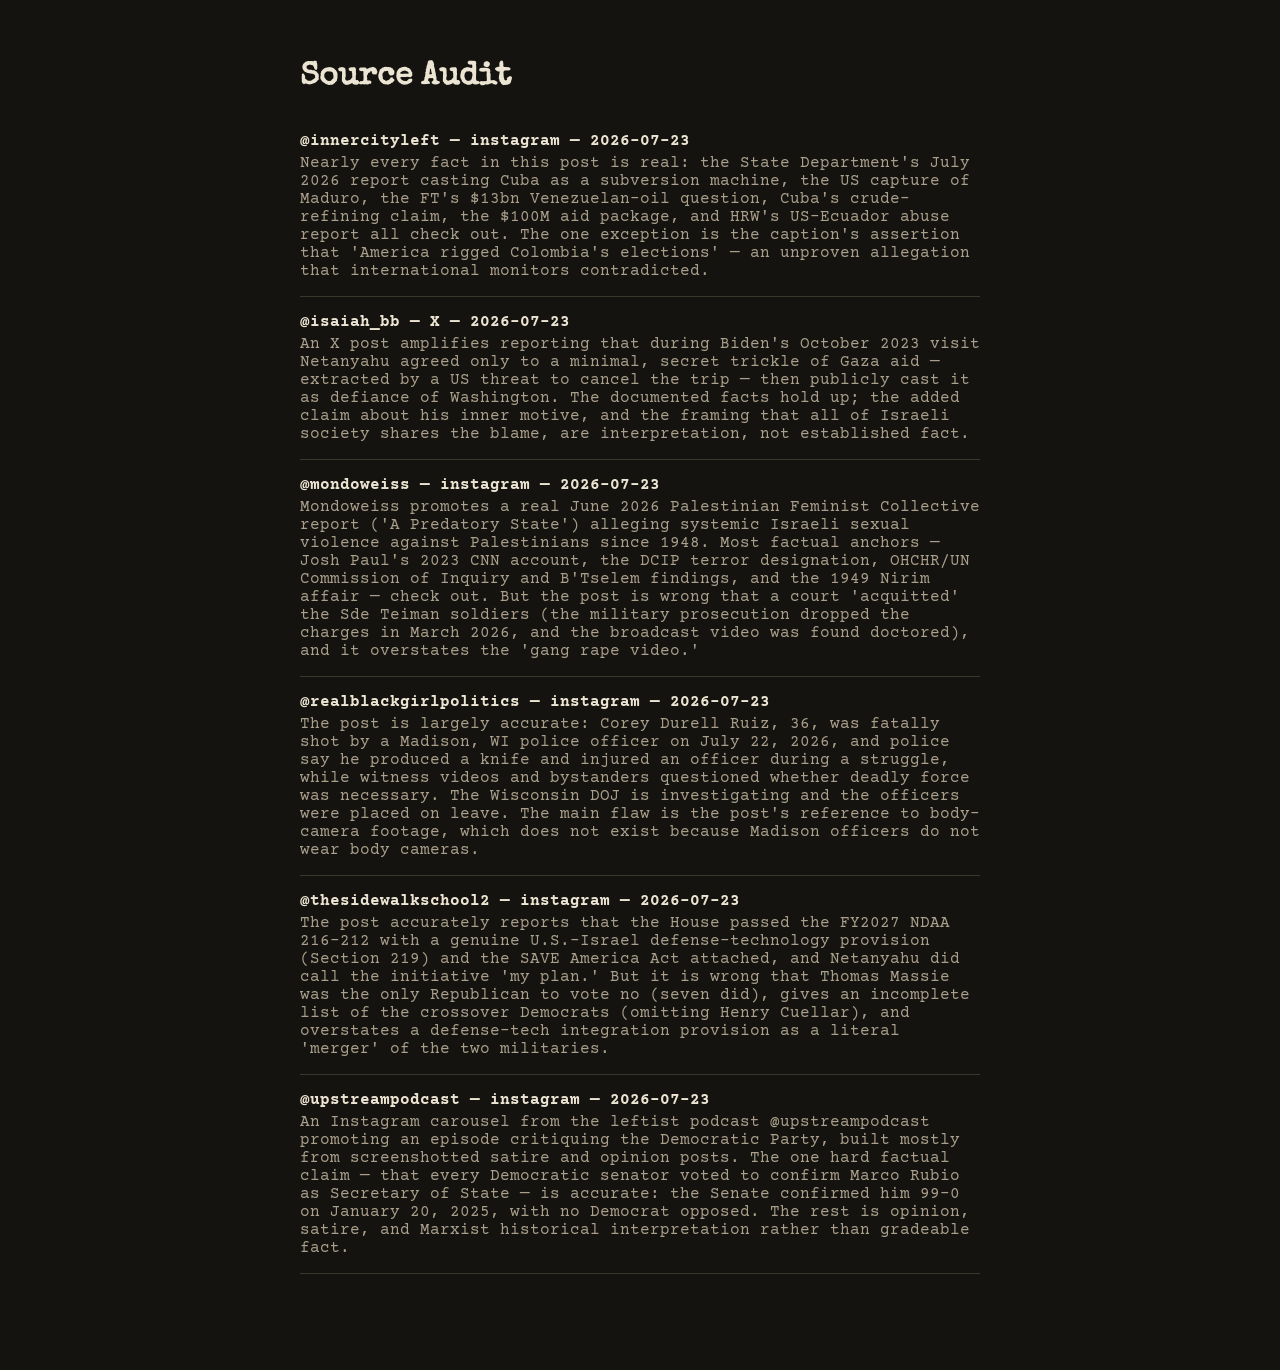
<file: index.html>
<!doctype html>
<html lang="en">
<head><meta charset="utf-8"><title>Source Audit — Briefs</title><link rel="stylesheet" href="audit.css"></head>
<body>
<main class="audit-index">
  <h1>Source Audit</h1>
  <ul class="index-list"><li class="index-item"><a href="briefs/2026-07-23-innercityleft-us-pressure-latin-america/index.html">@innercityleft — instagram — 2026-07-23</a><p>Nearly every fact in this post is real: the State Department's July 2026 report casting Cuba as a subversion machine, the US capture of Maduro, the FT's $13bn Venezuelan-oil question, Cuba's crude-refining claim, the $100M aid package, and HRW's US-Ecuador abuse report all check out. The one exception is the caption's assertion that 'America rigged Colombia's elections' — an unproven allegation that international monitors contradicted.</p></li>
<li class="index-item"><a href="briefs/2026-07-23-isaiah_bb-gaza-responsibility/index.html">@isaiah_bb — X — 2026-07-23</a><p>An X post amplifies reporting that during Biden's October 2023 visit Netanyahu agreed only to a minimal, secret trickle of Gaza aid — extracted by a US threat to cancel the trip — then publicly cast it as defiance of Washington. The documented facts hold up; the added claim about his inner motive, and the framing that all of Israeli society shares the blame, are interpretation, not established fact.</p></li>
<li class="index-item"><a href="briefs/2026-07-23-mondoweiss-israeli-sexual-violence-palestinians-report/index.html">@mondoweiss — instagram — 2026-07-23</a><p>Mondoweiss promotes a real June 2026 Palestinian Feminist Collective report ('A Predatory State') alleging systemic Israeli sexual violence against Palestinians since 1948. Most factual anchors — Josh Paul's 2023 CNN account, the DCIP terror designation, OHCHR/UN Commission of Inquiry and B'Tselem findings, and the 1949 Nirim affair — check out. But the post is wrong that a court 'acquitted' the Sde Teiman soldiers (the military prosecution dropped the charges in March 2026, and the broadcast video was found doctored), and it overstates the 'gang rape video.'</p></li>
<li class="index-item"><a href="briefs/2026-07-23-realblackgirlpolitics-corey-ruiz-madison-shooting/index.html">@realblackgirlpolitics — instagram — 2026-07-23</a><p>The post is largely accurate: Corey Durell Ruiz, 36, was fatally shot by a Madison, WI police officer on July 22, 2026, and police say he produced a knife and injured an officer during a struggle, while witness videos and bystanders questioned whether deadly force was necessary. The Wisconsin DOJ is investigating and the officers were placed on leave. The main flaw is the post's reference to body-camera footage, which does not exist because Madison officers do not wear body cameras.</p></li>
<li class="index-item"><a href="briefs/2026-07-23-thesidewalkschool2-ndaa-israel-defense-merger/index.html">@thesidewalkschool2 — instagram — 2026-07-23</a><p>The post accurately reports that the House passed the FY2027 NDAA 216-212 with a genuine U.S.-Israel defense-technology provision (Section 219) and the SAVE America Act attached, and Netanyahu did call the initiative 'my plan.' But it is wrong that Thomas Massie was the only Republican to vote no (seven did), gives an incomplete list of the crossover Democrats (omitting Henry Cuellar), and overstates a defense-tech integration provision as a literal 'merger' of the two militaries.</p></li>
<li class="index-item"><a href="briefs/2026-07-23-upstreampodcast-upstream-democratic-party/index.html">@upstreampodcast — instagram — 2026-07-23</a><p>An Instagram carousel from the leftist podcast @upstreampodcast promoting an episode critiquing the Democratic Party, built mostly from screenshotted satire and opinion posts. The one hard factual claim — that every Democratic senator voted to confirm Marco Rubio as Secretary of State — is accurate: the Senate confirmed him 99-0 on January 20, 2025, with no Democrat opposed. The rest is opinion, satire, and Marxist historical interpretation rather than gradeable fact.</p></li></ul>
</main>
</body>
</html>
</file>
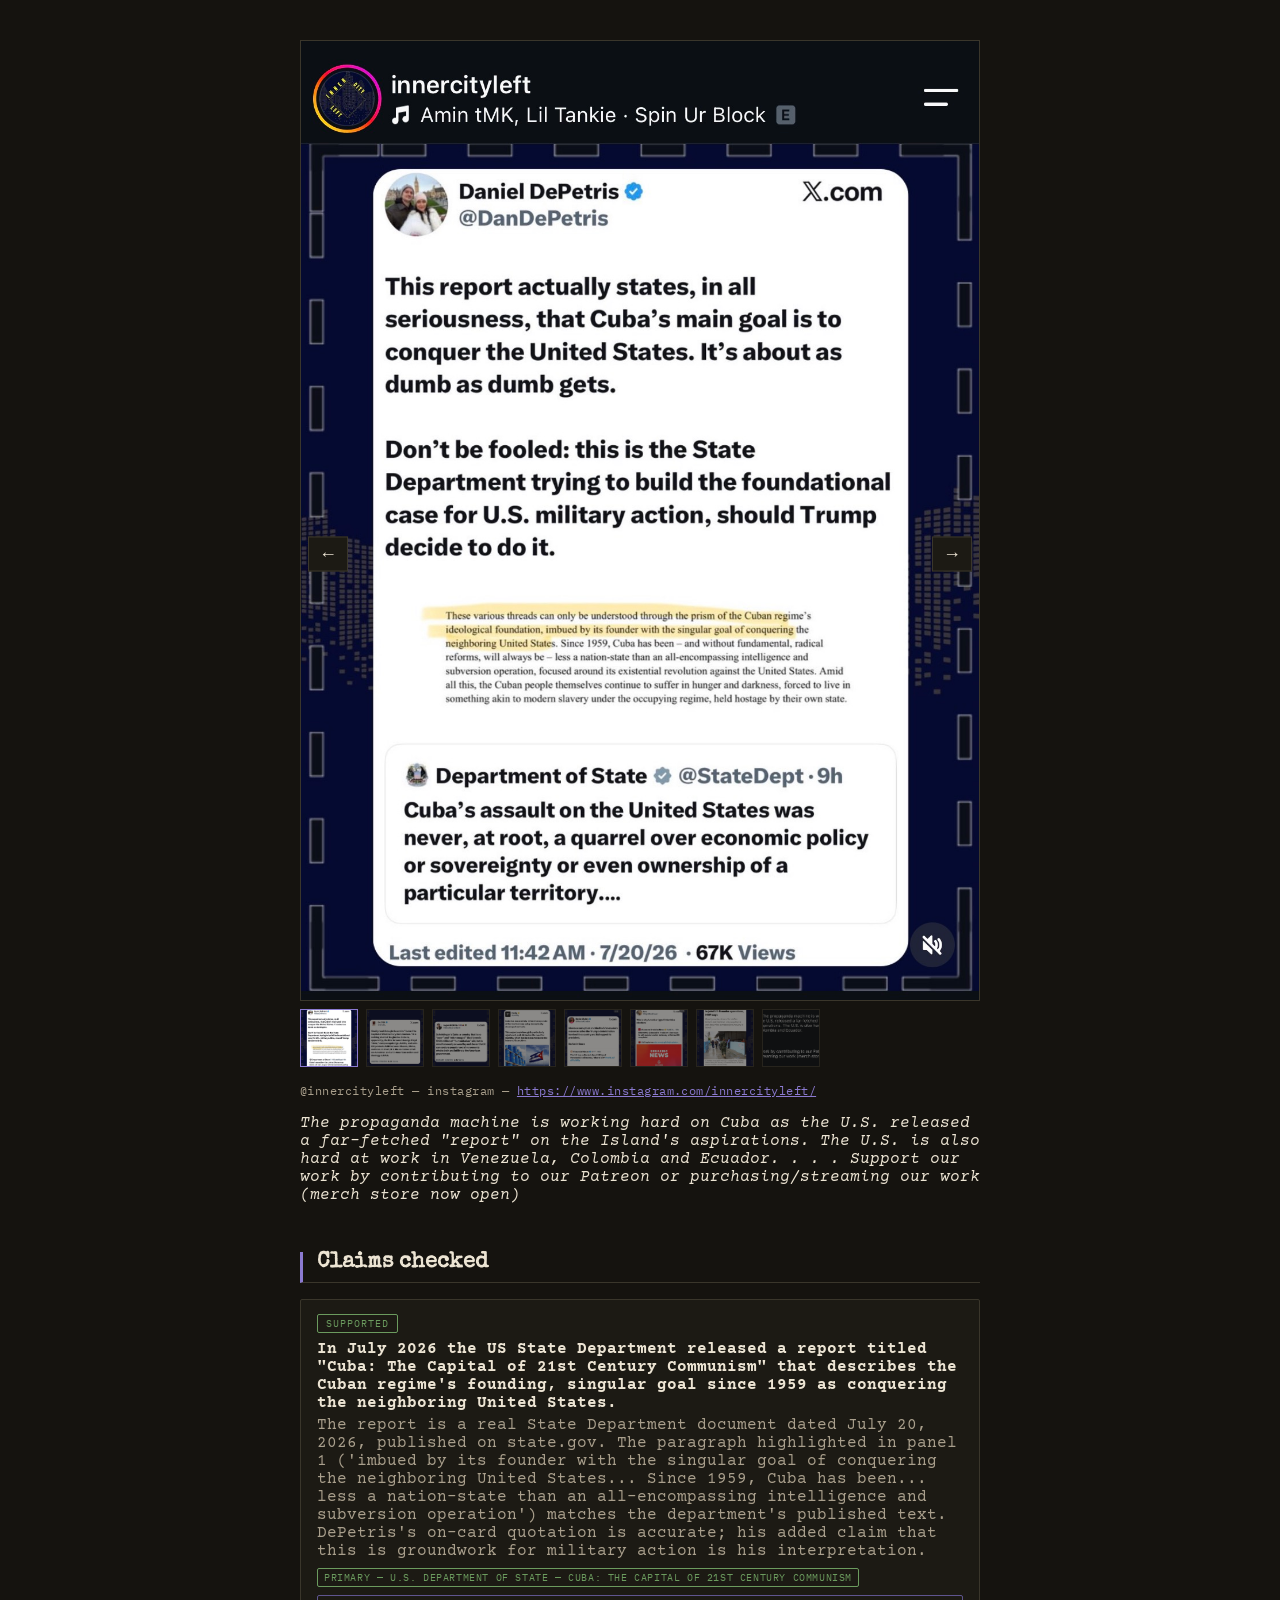
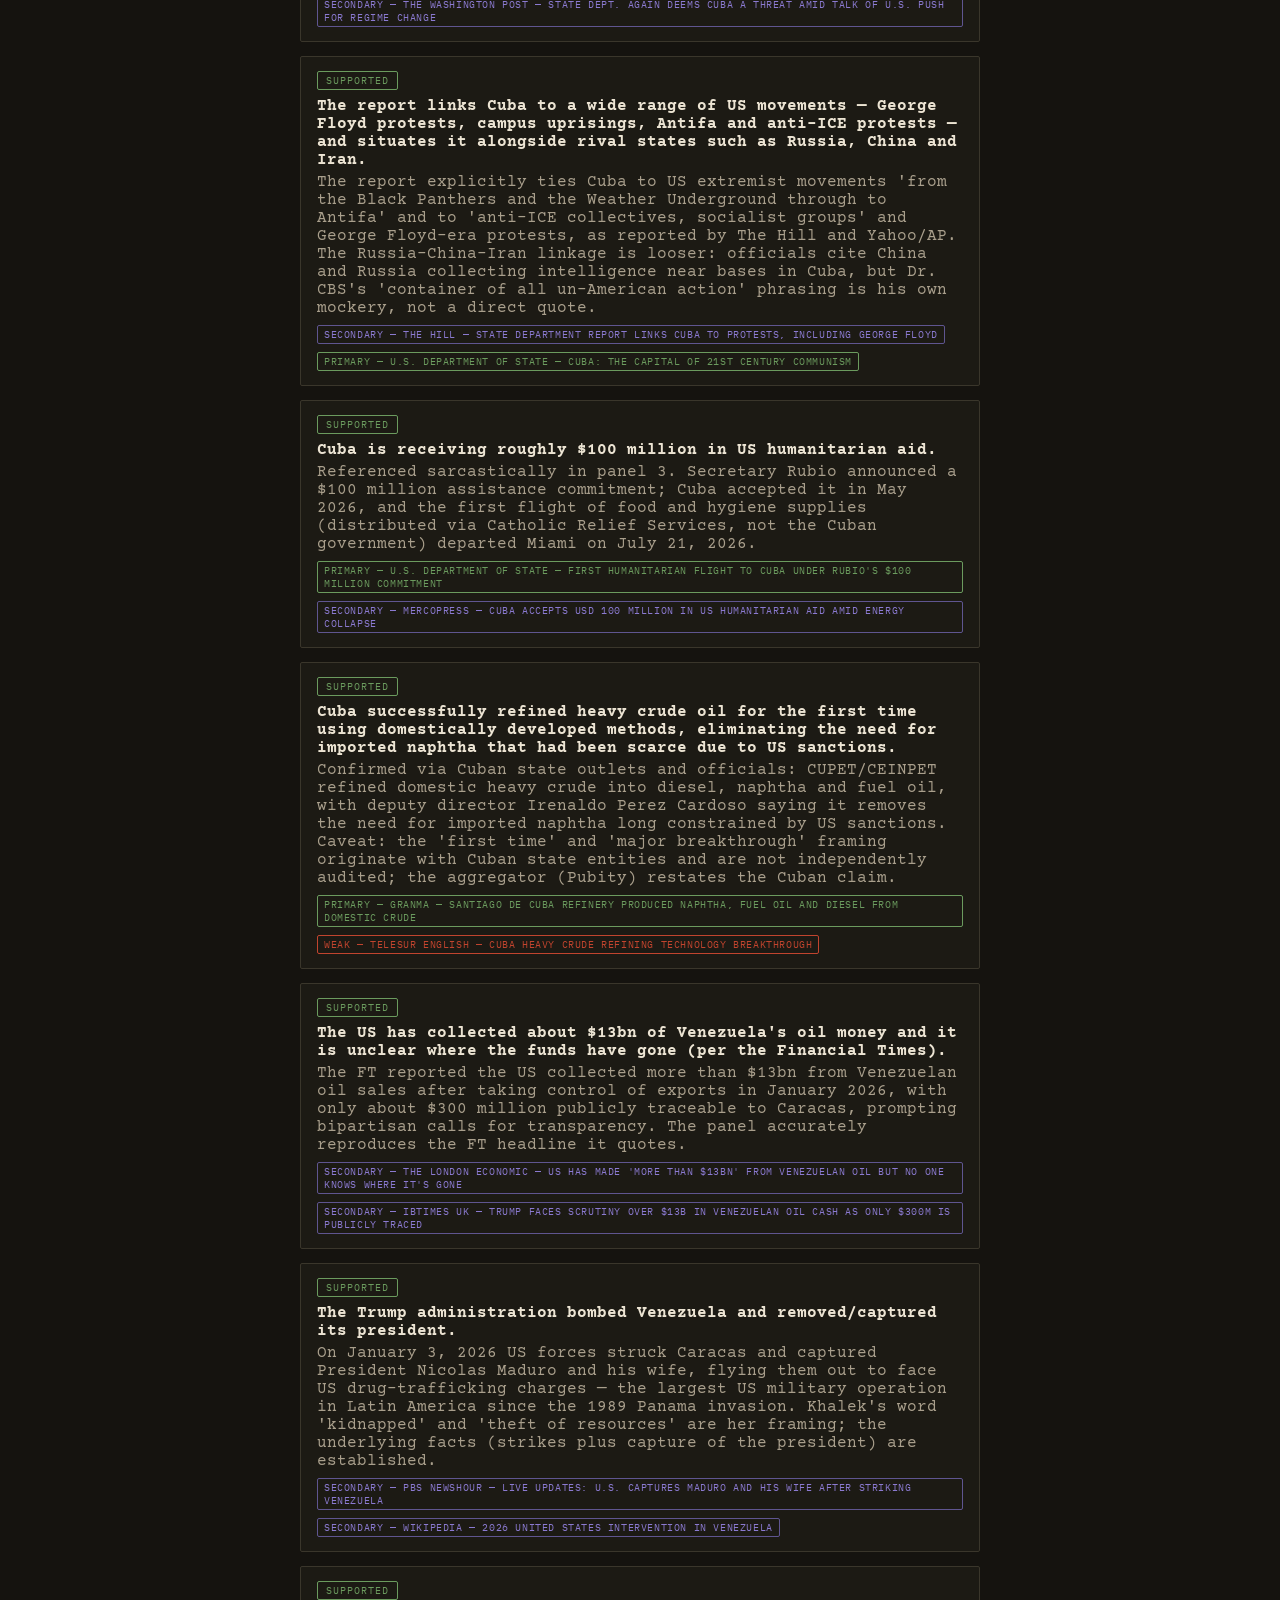
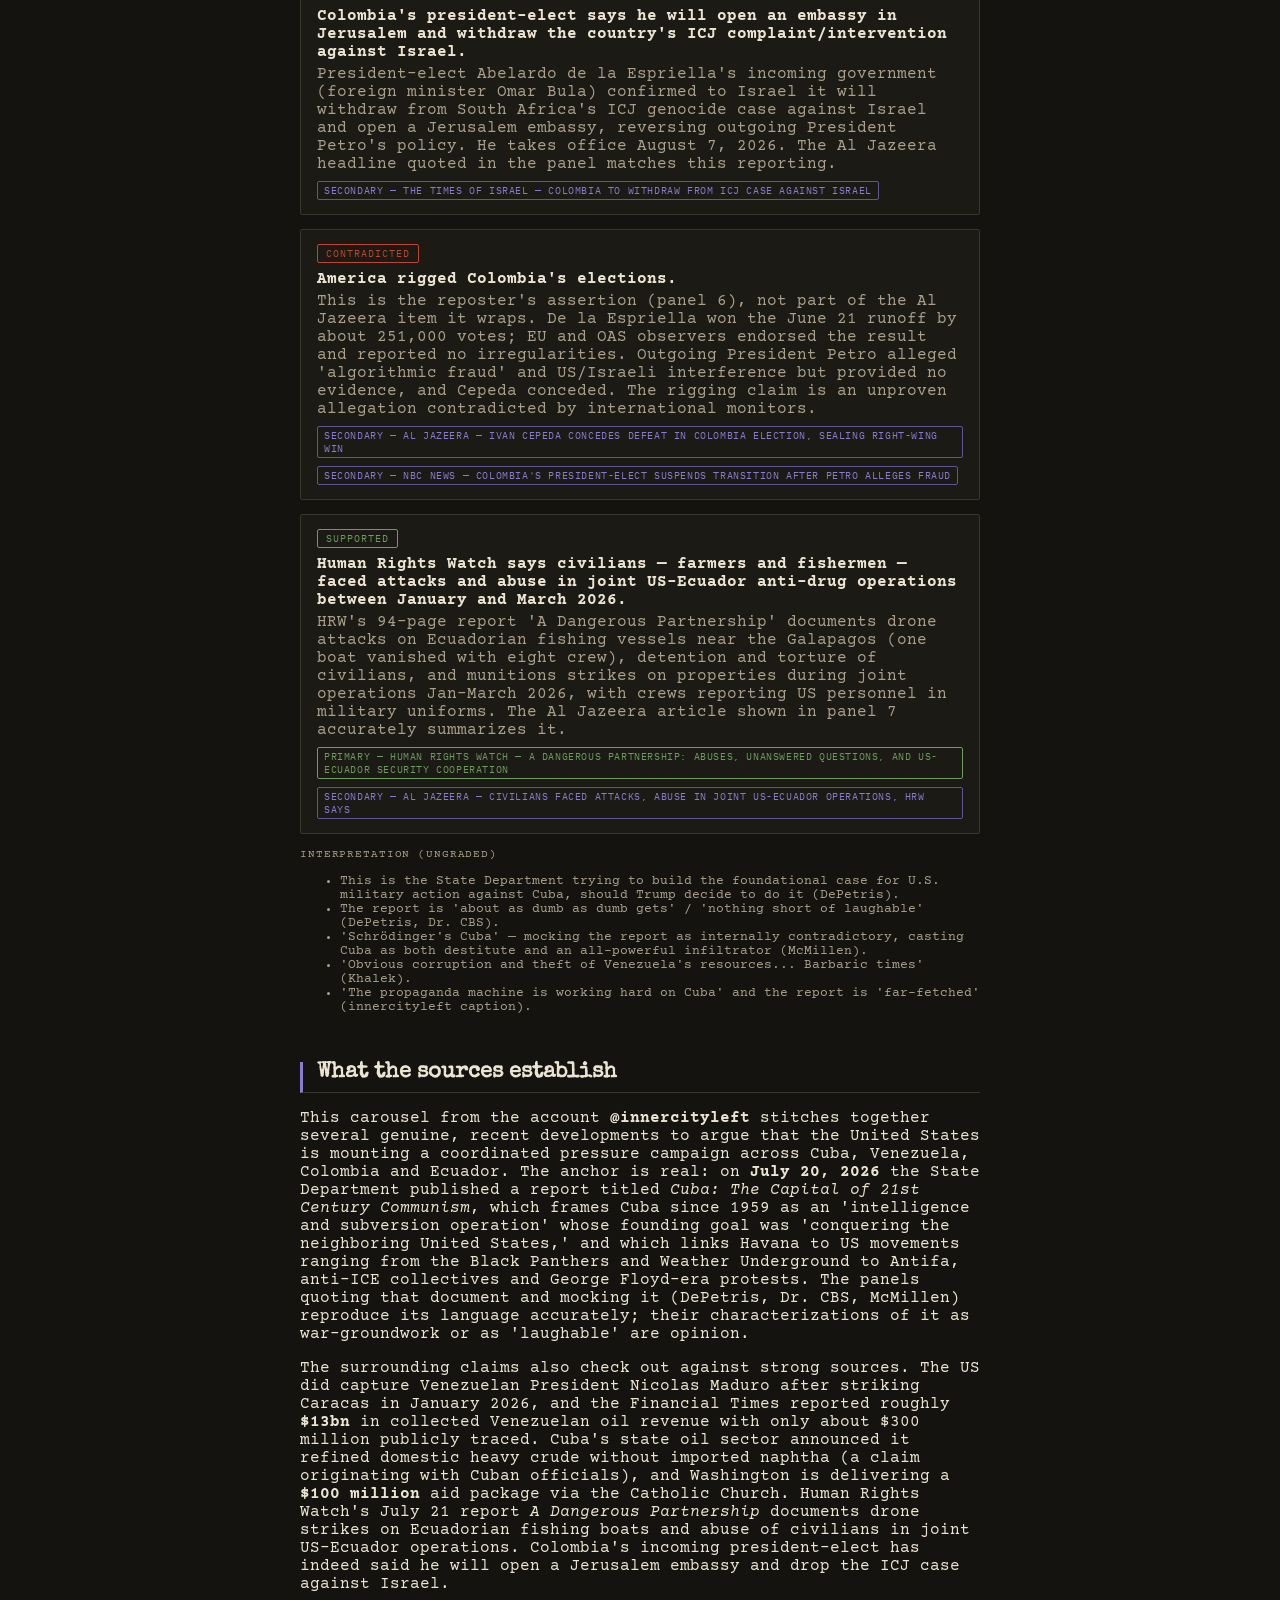
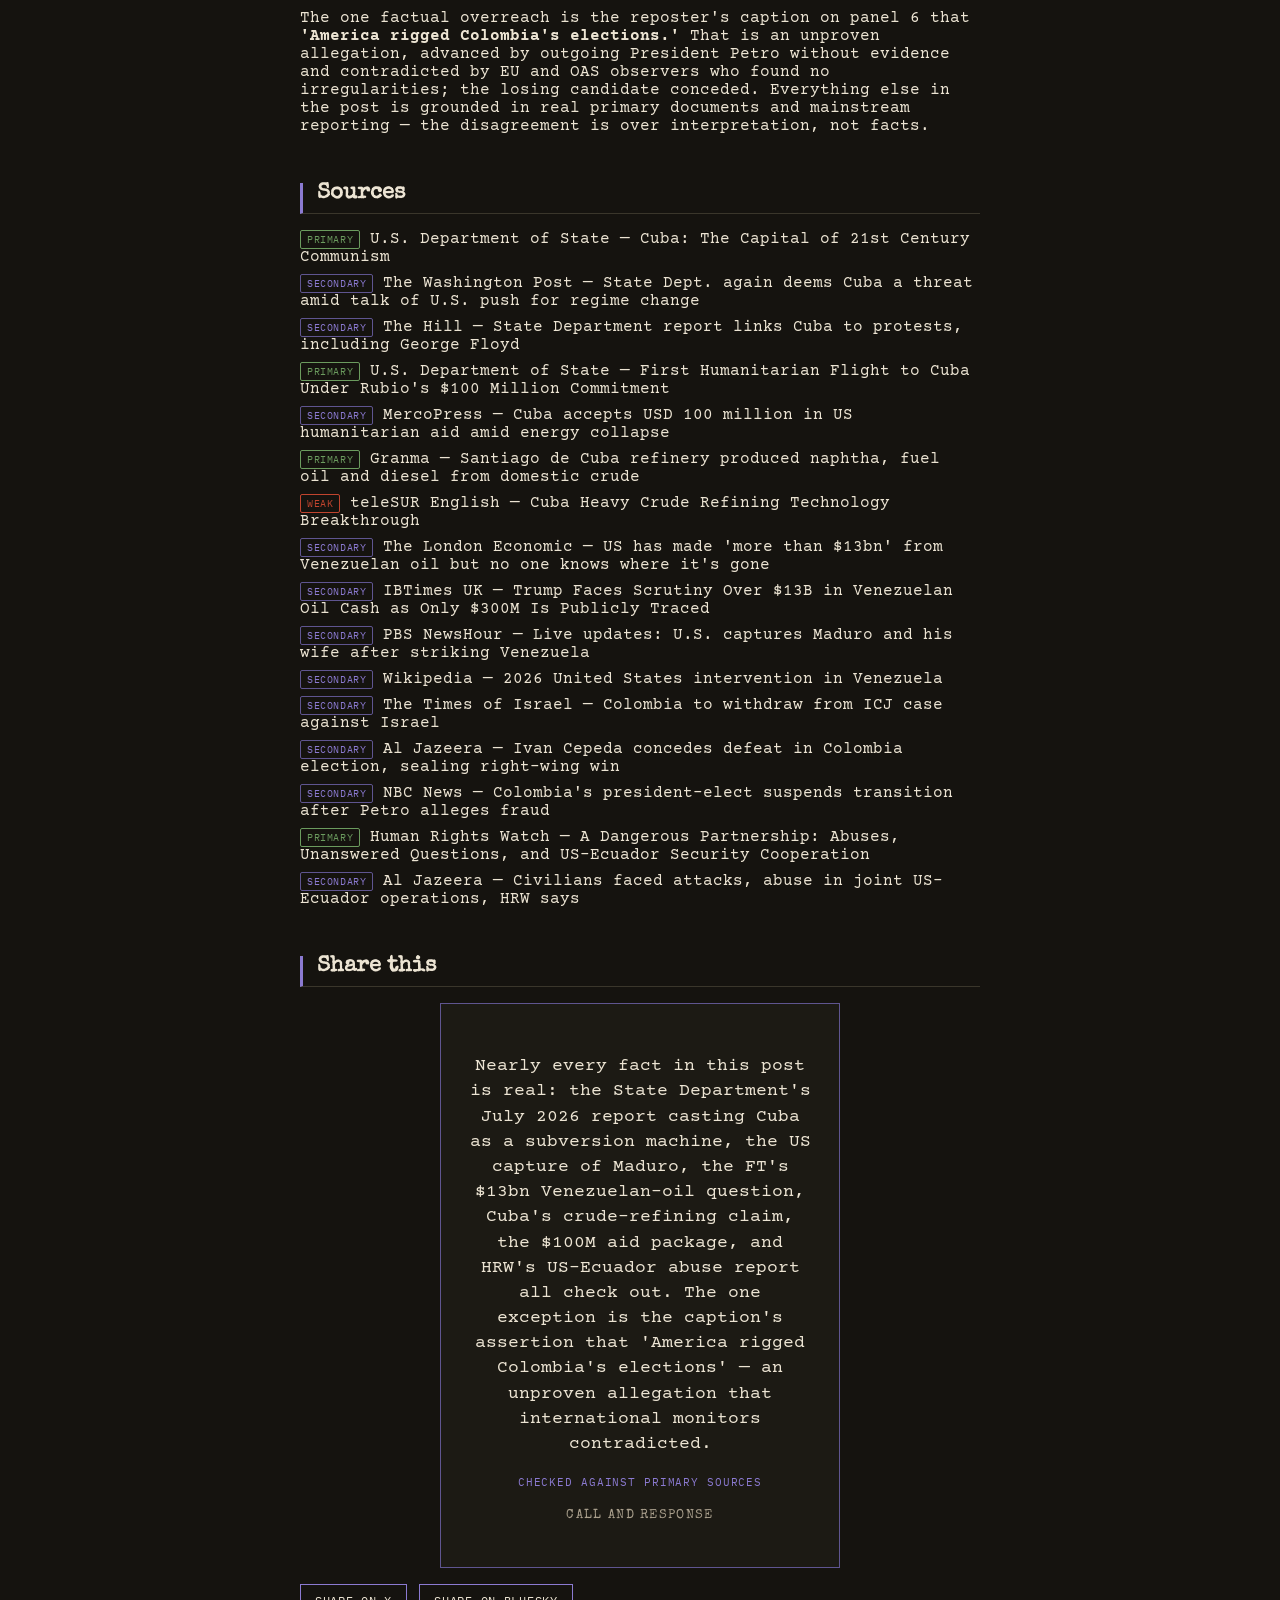
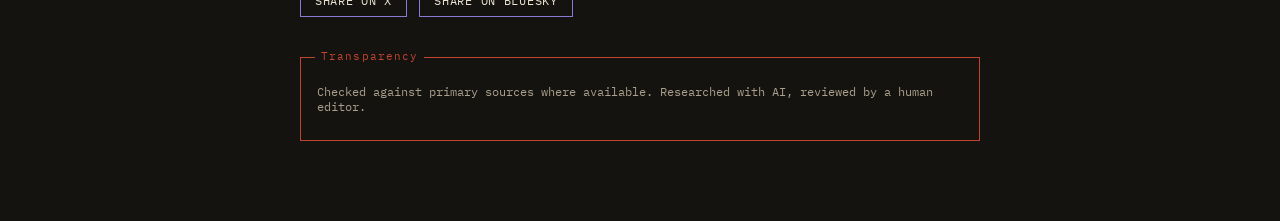
<file: briefs/2026-07-23-innercityleft-us-pressure-latin-america/index.html>
<!doctype html>
<html lang="en">
<head>
<meta charset="utf-8">
<title>Source Audit — @innercityleft</title>
<link rel="stylesheet" href="../../audit.css">
</head>
<body>
<main class="audit-brief">
  <section class="brief-post">
    <div class="carousel" data-carousel>
  <button class="carousel-arrow carousel-arrow--prev" aria-label="Previous panel" type="button">&larr;</button>
  <img src="panel-1.png" alt="Post panel 1" class="carousel-main">
  <button class="carousel-arrow carousel-arrow--next" aria-label="Next panel" type="button">&rarr;</button>
  <div class="carousel-thumbs"><button class="carousel-thumb is-active" data-src="panel-1.png" aria-label="Panel 1" type="button"><img src="panel-1.png" alt=""></button>
<button class="carousel-thumb" data-src="panel-2.png" aria-label="Panel 2" type="button"><img src="panel-2.png" alt=""></button>
<button class="carousel-thumb" data-src="panel-3.png" aria-label="Panel 3" type="button"><img src="panel-3.png" alt=""></button>
<button class="carousel-thumb" data-src="panel-4.png" aria-label="Panel 4" type="button"><img src="panel-4.png" alt=""></button>
<button class="carousel-thumb" data-src="panel-5.png" aria-label="Panel 5" type="button"><img src="panel-5.png" alt=""></button>
<button class="carousel-thumb" data-src="panel-6.png" aria-label="Panel 6" type="button"><img src="panel-6.png" alt=""></button>
<button class="carousel-thumb" data-src="panel-7.png" aria-label="Panel 7" type="button"><img src="panel-7.png" alt=""></button>
<button class="carousel-thumb" data-src="panel-8.png" aria-label="Panel 8" type="button"><img src="panel-8.png" alt=""></button></div>
  <noscript><div class="carousel-fallback"><img src="panel-1.png" alt="Post panel 1">
<img src="panel-2.png" alt="Post panel 2">
<img src="panel-3.png" alt="Post panel 3">
<img src="panel-4.png" alt="Post panel 4">
<img src="panel-5.png" alt="Post panel 5">
<img src="panel-6.png" alt="Post panel 6">
<img src="panel-7.png" alt="Post panel 7">
<img src="panel-8.png" alt="Post panel 8"></div></noscript>
</div>
    <div class="brief-post-meta">@innercityleft — instagram — <a href="https://www.instagram.com/innercityleft/">https://www.instagram.com/innercityleft/</a></div>
    <p class="brief-post-caption">The propaganda machine is working hard on Cuba as the U.S. released a far-fetched &quot;report&quot; on the Island's aspirations. The U.S. is also hard at work in Venezuela, Colombia and Ecuador. . . . Support our work by contributing to our Patreon or purchasing/streaming our work (merch store now open)</p>
  </section>
  <section class="brief-claims">
    <h2>Claims checked</h2>
    <div class="claim">
  <span class="status-chip status-chip--supported">Supported</span>
  <p class="claim-text">In July 2026 the US State Department released a report titled &quot;Cuba: The Capital of 21st Century Communism&quot; that describes the Cuban regime's founding, singular goal since 1959 as conquering the neighboring United States.</p>
  <p class="claim-note">The report is a real State Department document dated July 20, 2026, published on state.gov. The paragraph highlighted in panel 1 ('imbued by its founder with the singular goal of conquering the neighboring United States... Since 1959, Cuba has been... less a nation-state than an all-encompassing intelligence and subversion operation') matches the department's published text. DePetris's on-card quotation is accurate; his added claim that this is groundwork for military action is his interpretation.</p>
  <div class="claim-sources"><a href="https://www.state.gov/cuba-the-capital-of-21st-century-communism" class="tier-tag tier-tag--primary">Primary — U.S. Department of State — Cuba: The Capital of 21st Century Communism</a>
<a href="https://www.washingtonpost.com/national-security/2026/07/20/state-dept-again-deems-cuba-threat-amid-talk-us-push-regime-change/" class="tier-tag tier-tag--secondary">Secondary — The Washington Post — State Dept. again deems Cuba a threat amid talk of U.S. push for regime change</a></div>
</div>
<div class="claim">
  <span class="status-chip status-chip--supported">Supported</span>
  <p class="claim-text">The report links Cuba to a wide range of US movements — George Floyd protests, campus uprisings, Antifa and anti-ICE protests — and situates it alongside rival states such as Russia, China and Iran.</p>
  <p class="claim-note">The report explicitly ties Cuba to US extremist movements 'from the Black Panthers and the Weather Underground through to Antifa' and to 'anti-ICE collectives, socialist groups' and George Floyd-era protests, as reported by The Hill and Yahoo/AP. The Russia-China-Iran linkage is looser: officials cite China and Russia collecting intelligence near bases in Cuba, but Dr. CBS's 'container of all un-American action' phrasing is his own mockery, not a direct quote.</p>
  <div class="claim-sources"><a href="https://thehill.com/homenews/administration/5979593-state-department-links-cuba-protests/" class="tier-tag tier-tag--secondary">Secondary — The Hill — State Department report links Cuba to protests, including George Floyd</a>
<a href="https://www.state.gov/cuba-the-capital-of-21st-century-communism" class="tier-tag tier-tag--primary">Primary — U.S. Department of State — Cuba: The Capital of 21st Century Communism</a></div>
</div>
<div class="claim">
  <span class="status-chip status-chip--supported">Supported</span>
  <p class="claim-text">Cuba is receiving roughly $100 million in US humanitarian aid.</p>
  <p class="claim-note">Referenced sarcastically in panel 3. Secretary Rubio announced a $100 million assistance commitment; Cuba accepted it in May 2026, and the first flight of food and hygiene supplies (distributed via Catholic Relief Services, not the Cuban government) departed Miami on July 21, 2026.</p>
  <div class="claim-sources"><a href="https://www.state.gov/releases/office-of-the-spokesperson/2026/07/united-states-and-catholic-relief-services-send-first-humanitarian-flight-to-cuba-under-secretary-rubios-new-100-million-assistance-commitment" class="tier-tag tier-tag--primary">Primary — U.S. Department of State — First Humanitarian Flight to Cuba Under Rubio's $100 Million Commitment</a>
<a href="https://en.mercopress.com/2026/05/15/cuba-accepts-usd-100-million-in-us-humanitarian-aid-amid-energy-collapse" class="tier-tag tier-tag--secondary">Secondary — MercoPress — Cuba accepts USD 100 million in US humanitarian aid amid energy collapse</a></div>
</div>
<div class="claim">
  <span class="status-chip status-chip--supported">Supported</span>
  <p class="claim-text">Cuba successfully refined heavy crude oil for the first time using domestically developed methods, eliminating the need for imported naphtha that had been scarce due to US sanctions.</p>
  <p class="claim-note">Confirmed via Cuban state outlets and officials: CUPET/CEINPET refined domestic heavy crude into diesel, naphtha and fuel oil, with deputy director Irenaldo Perez Cardoso saying it removes the need for imported naphtha long constrained by US sanctions. Caveat: the 'first time' and 'major breakthrough' framing originate with Cuban state entities and are not independently audited; the aggregator (Pubity) restates the Cuban claim.</p>
  <div class="claim-sources"><a href="https://en.granma.cu/cuba/2026-04-27/the-santiago-de-cuba-refinery-also-produced-naphtha-fuel-oil-and-diesel-from-domestic-crude-oil" class="tier-tag tier-tag--primary">Primary — Granma — Santiago de Cuba refinery produced naphtha, fuel oil and diesel from domestic crude</a>
<a href="https://www.telesurenglish.net/cuba-heavy-crude-refining-technology/" class="tier-tag tier-tag--weak">Weak — teleSUR English — Cuba Heavy Crude Refining Technology Breakthrough</a></div>
</div>
<div class="claim">
  <span class="status-chip status-chip--supported">Supported</span>
  <p class="claim-text">The US has collected about $13bn of Venezuela's oil money and it is unclear where the funds have gone (per the Financial Times).</p>
  <p class="claim-note">The FT reported the US collected more than $13bn from Venezuelan oil sales after taking control of exports in January 2026, with only about $300 million publicly traceable to Caracas, prompting bipartisan calls for transparency. The panel accurately reproduces the FT headline it quotes.</p>
  <div class="claim-sources"><a href="https://www.thelondoneconomic.com/news/us-has-made-more-than-13bn-from-venezuelan-oil-but-no-one-knows-where-its-gone-408063/" class="tier-tag tier-tag--secondary">Secondary — The London Economic — US has made 'more than $13bn' from Venezuelan oil but no one knows where it's gone</a>
<a href="https://www.ibtimes.co.uk/us-control-venezuelan-oil-revenue-audit-demands-1810020" class="tier-tag tier-tag--secondary">Secondary — IBTimes UK — Trump Faces Scrutiny Over $13B in Venezuelan Oil Cash as Only $300M Is Publicly Traced</a></div>
</div>
<div class="claim">
  <span class="status-chip status-chip--supported">Supported</span>
  <p class="claim-text">The Trump administration bombed Venezuela and removed/captured its president.</p>
  <p class="claim-note">On January 3, 2026 US forces struck Caracas and captured President Nicolas Maduro and his wife, flying them out to face US drug-trafficking charges — the largest US military operation in Latin America since the 1989 Panama invasion. Khalek's word 'kidnapped' and 'theft of resources' are her framing; the underlying facts (strikes plus capture of the president) are established.</p>
  <div class="claim-sources"><a href="https://www.pbs.org/newshour/world/live-updates-u-s-captures-maduro-and-his-wife-after-striking-venezuela" class="tier-tag tier-tag--secondary">Secondary — PBS NewsHour — Live updates: U.S. captures Maduro and his wife after striking Venezuela</a>
<a href="https://en.wikipedia.org/wiki/2026_United_States_intervention_in_Venezuela" class="tier-tag tier-tag--secondary">Secondary — Wikipedia — 2026 United States intervention in Venezuela</a></div>
</div>
<div class="claim">
  <span class="status-chip status-chip--supported">Supported</span>
  <p class="claim-text">Colombia's president-elect says he will open an embassy in Jerusalem and withdraw the country's ICJ complaint/intervention against Israel.</p>
  <p class="claim-note">President-elect Abelardo de la Espriella's incoming government (foreign minister Omar Bula) confirmed to Israel it will withdraw from South Africa's ICJ genocide case against Israel and open a Jerusalem embassy, reversing outgoing President Petro's policy. He takes office August 7, 2026. The Al Jazeera headline quoted in the panel matches this reporting.</p>
  <div class="claim-sources"><a href="https://www.timesofisrael.com/liveblog_entry/columbia-to-withdraw-from-icj-case-against-israel/" class="tier-tag tier-tag--secondary">Secondary — The Times of Israel — Colombia to withdraw from ICJ case against Israel</a></div>
</div>
<div class="claim">
  <span class="status-chip status-chip--contradicted">Contradicted</span>
  <p class="claim-text">America rigged Colombia's elections.</p>
  <p class="claim-note">This is the reposter's assertion (panel 6), not part of the Al Jazeera item it wraps. De la Espriella won the June 21 runoff by about 251,000 votes; EU and OAS observers endorsed the result and reported no irregularities. Outgoing President Petro alleged 'algorithmic fraud' and US/Israeli interference but provided no evidence, and Cepeda conceded. The rigging claim is an unproven allegation contradicted by international monitors.</p>
  <div class="claim-sources"><a href="https://www.aljazeera.com/news/2026/6/24/ivan-cepeda-concedes-defeat-in-colombia-election-sealing-right-wing-win" class="tier-tag tier-tag--secondary">Secondary — Al Jazeera — Ivan Cepeda concedes defeat in Colombia election, sealing right-wing win</a>
<a href="https://www.nbcnews.com/world/latin-america/colombia-president-elect-abelardo-de-la-espriella-gustavo-petro-coup-rcna353365" class="tier-tag tier-tag--secondary">Secondary — NBC News — Colombia's president-elect suspends transition after Petro alleges fraud</a></div>
</div>
<div class="claim">
  <span class="status-chip status-chip--supported">Supported</span>
  <p class="claim-text">Human Rights Watch says civilians — farmers and fishermen — faced attacks and abuse in joint US-Ecuador anti-drug operations between January and March 2026.</p>
  <p class="claim-note">HRW's 94-page report 'A Dangerous Partnership' documents drone attacks on Ecuadorian fishing vessels near the Galapagos (one boat vanished with eight crew), detention and torture of civilians, and munitions strikes on properties during joint operations Jan-March 2026, with crews reporting US personnel in military uniforms. The Al Jazeera article shown in panel 7 accurately summarizes it.</p>
  <div class="claim-sources"><a href="https://www.hrw.org/report/2026/07/21/a-dangerous-partnership/abuses-unanswered-questions-and-us-ecuador-security" class="tier-tag tier-tag--primary">Primary — Human Rights Watch — A Dangerous Partnership: Abuses, Unanswered Questions, and US-Ecuador Security Cooperation</a>
<a href="https://www.aljazeera.com/news/2026/7/21/civilians-faced-attacks-abuse-in-joint-us-ecuador-operations-hrw-says" class="tier-tag tier-tag--secondary">Secondary — Al Jazeera — Civilians faced attacks, abuse in joint US-Ecuador operations, HRW says</a></div>
</div>
    <div class="interpretations"><p class="interpretations-label">Interpretation (ungraded)</p><ul><li>This is the State Department trying to build the foundational case for U.S. military action against Cuba, should Trump decide to do it (DePetris).</li>
<li>The report is 'about as dumb as dumb gets' / 'nothing short of laughable' (DePetris, Dr. CBS).</li>
<li>'Schrödinger's Cuba' — mocking the report as internally contradictory, casting Cuba as both destitute and an all-powerful infiltrator (McMillen).</li>
<li>'Obvious corruption and theft of Venezuela's resources... Barbaric times' (Khalek).</li>
<li>'The propaganda machine is working hard on Cuba' and the report is 'far-fetched' (innercityleft caption).</li></ul></div>
  </section>
  <section class="brief-summary">
    <h2>What the sources establish</h2>
    <!-- trusted pre-formed HTML from the research contract (spec §4.5) — do
         not route untrusted post caption/claim text through this field -->
    <p>This carousel from the account <strong>@innercityleft</strong> stitches together several genuine, recent developments to argue that the United States is mounting a coordinated pressure campaign across Cuba, Venezuela, Colombia and Ecuador. The anchor is real: on <strong>July 20, 2026</strong> the State Department published a report titled <em>Cuba: The Capital of 21st Century Communism</em>, which frames Cuba since 1959 as an 'intelligence and subversion operation' whose founding goal was 'conquering the neighboring United States,' and which links Havana to US movements ranging from the Black Panthers and Weather Underground to Antifa, anti-ICE collectives and George Floyd-era protests. The panels quoting that document and mocking it (DePetris, Dr. CBS, McMillen) reproduce its language accurately; their characterizations of it as war-groundwork or as 'laughable' are opinion.</p><p>The surrounding claims also check out against strong sources. The US did capture Venezuelan President Nicolas Maduro after striking Caracas in January 2026, and the Financial Times reported roughly <strong>$13bn</strong> in collected Venezuelan oil revenue with only about $300 million publicly traced. Cuba's state oil sector announced it refined domestic heavy crude without imported naphtha (a claim originating with Cuban officials), and Washington is delivering a <strong>$100 million</strong> aid package via the Catholic Church. Human Rights Watch's July 21 report <em>A Dangerous Partnership</em> documents drone strikes on Ecuadorian fishing boats and abuse of civilians in joint US-Ecuador operations. Colombia's incoming president-elect has indeed said he will open a Jerusalem embassy and drop the ICJ case against Israel.</p><p>The one factual overreach is the reposter's caption on panel 6 that <strong>'America rigged Colombia's elections.'</strong> That is an unproven allegation, advanced by outgoing President Petro without evidence and contradicted by EU and OAS observers who found no irregularities; the losing candidate conceded. Everything else in the post is grounded in real primary documents and mainstream reporting — the disagreement is over interpretation, not facts.</p>
  </section>
  <section class="brief-sources">
    <h2>Sources</h2>
    <ul><li><a href="https://www.state.gov/cuba-the-capital-of-21st-century-communism" class="tier-tag tier-tag--primary">Primary</a> U.S. Department of State — Cuba: The Capital of 21st Century Communism</li>
<li><a href="https://www.washingtonpost.com/national-security/2026/07/20/state-dept-again-deems-cuba-threat-amid-talk-us-push-regime-change/" class="tier-tag tier-tag--secondary">Secondary</a> The Washington Post — State Dept. again deems Cuba a threat amid talk of U.S. push for regime change</li>
<li><a href="https://thehill.com/homenews/administration/5979593-state-department-links-cuba-protests/" class="tier-tag tier-tag--secondary">Secondary</a> The Hill — State Department report links Cuba to protests, including George Floyd</li>
<li><a href="https://www.state.gov/releases/office-of-the-spokesperson/2026/07/united-states-and-catholic-relief-services-send-first-humanitarian-flight-to-cuba-under-secretary-rubios-new-100-million-assistance-commitment" class="tier-tag tier-tag--primary">Primary</a> U.S. Department of State — First Humanitarian Flight to Cuba Under Rubio's $100 Million Commitment</li>
<li><a href="https://en.mercopress.com/2026/05/15/cuba-accepts-usd-100-million-in-us-humanitarian-aid-amid-energy-collapse" class="tier-tag tier-tag--secondary">Secondary</a> MercoPress — Cuba accepts USD 100 million in US humanitarian aid amid energy collapse</li>
<li><a href="https://en.granma.cu/cuba/2026-04-27/the-santiago-de-cuba-refinery-also-produced-naphtha-fuel-oil-and-diesel-from-domestic-crude-oil" class="tier-tag tier-tag--primary">Primary</a> Granma — Santiago de Cuba refinery produced naphtha, fuel oil and diesel from domestic crude</li>
<li><a href="https://www.telesurenglish.net/cuba-heavy-crude-refining-technology/" class="tier-tag tier-tag--weak">Weak</a> teleSUR English — Cuba Heavy Crude Refining Technology Breakthrough</li>
<li><a href="https://www.thelondoneconomic.com/news/us-has-made-more-than-13bn-from-venezuelan-oil-but-no-one-knows-where-its-gone-408063/" class="tier-tag tier-tag--secondary">Secondary</a> The London Economic — US has made 'more than $13bn' from Venezuelan oil but no one knows where it's gone</li>
<li><a href="https://www.ibtimes.co.uk/us-control-venezuelan-oil-revenue-audit-demands-1810020" class="tier-tag tier-tag--secondary">Secondary</a> IBTimes UK — Trump Faces Scrutiny Over $13B in Venezuelan Oil Cash as Only $300M Is Publicly Traced</li>
<li><a href="https://www.pbs.org/newshour/world/live-updates-u-s-captures-maduro-and-his-wife-after-striking-venezuela" class="tier-tag tier-tag--secondary">Secondary</a> PBS NewsHour — Live updates: U.S. captures Maduro and his wife after striking Venezuela</li>
<li><a href="https://en.wikipedia.org/wiki/2026_United_States_intervention_in_Venezuela" class="tier-tag tier-tag--secondary">Secondary</a> Wikipedia — 2026 United States intervention in Venezuela</li>
<li><a href="https://www.timesofisrael.com/liveblog_entry/columbia-to-withdraw-from-icj-case-against-israel/" class="tier-tag tier-tag--secondary">Secondary</a> The Times of Israel — Colombia to withdraw from ICJ case against Israel</li>
<li><a href="https://www.aljazeera.com/news/2026/6/24/ivan-cepeda-concedes-defeat-in-colombia-election-sealing-right-wing-win" class="tier-tag tier-tag--secondary">Secondary</a> Al Jazeera — Ivan Cepeda concedes defeat in Colombia election, sealing right-wing win</li>
<li><a href="https://www.nbcnews.com/world/latin-america/colombia-president-elect-abelardo-de-la-espriella-gustavo-petro-coup-rcna353365" class="tier-tag tier-tag--secondary">Secondary</a> NBC News — Colombia's president-elect suspends transition after Petro alleges fraud</li>
<li><a href="https://www.hrw.org/report/2026/07/21/a-dangerous-partnership/abuses-unanswered-questions-and-us-ecuador-security" class="tier-tag tier-tag--primary">Primary</a> Human Rights Watch — A Dangerous Partnership: Abuses, Unanswered Questions, and US-Ecuador Security Cooperation</li>
<li><a href="https://www.aljazeera.com/news/2026/7/21/civilians-faced-attacks-abuse-in-joint-us-ecuador-operations-hrw-says" class="tier-tag tier-tag--secondary">Secondary</a> Al Jazeera — Civilians faced attacks, abuse in joint US-Ecuador operations, HRW says</li></ul>
  </section>
  <section class="brief-share">
    <h2>Share this</h2>
    <div class="ig-card">
  <p class="ig-card-synopsis">Nearly every fact in this post is real: the State Department's July 2026 report casting Cuba as a subversion machine, the US capture of Maduro, the FT's $13bn Venezuelan-oil question, Cuba's crude-refining claim, the $100M aid package, and HRW's US-Ecuador abuse report all check out. The one exception is the caption's assertion that 'America rigged Colombia's elections' — an unproven allegation that international monitors contradicted.</p>
  <p class="ig-card-tag">Checked against primary sources</p>
  <p class="ig-card-mark">CALL AND RESPONSE</p>
</div>
    <div class="share-buttons">
  <a class="share-button share-button--x" href="https://twitter.com/intent/tweet?text=Nearly%20every%20fact%20in%20this%20post%20is%20real%3A%20the%20State%20Department's%20July%202026%20report%20casting%20Cuba%20as%20a%20subversion%20machine%2C%20the%20US%20capture%20of%20Maduro%2C%20the%20FT's%20%2413bn%20Venezuelan-oil%20question%2C%20Cuba's%20crude-refining%20claim%2C%20the%20%24100M%20aid%20package%2C%20and%20HRW's%20US-Ecuador%20abuse%20report%20all%20check%20out.%20The%20one%20exception%20is%20the%20caption's%20assertion%20that%20'America%20rigged%20Colombia's%20elections'%20%E2%80%94%20an%20unproven%20allegation%20that%20international%20monitors%20contradicted.&amp;url=https%3A%2F%2Fcall-and-response.github.io%2Fsite%2Fbriefs%2F2026-07-23-innercityleft-us-pressure-latin-america%2Findex.html" target="_blank" rel="noopener">Share on X</a>
  <a class="share-button share-button--bluesky" href="https://bsky.app/intent/compose?text=Nearly%20every%20fact%20in%20this%20post%20is%20real%3A%20the%20State%20Department's%20July%202026%20report%20casting%20Cuba%20as%20a%20subversion%20machine%2C%20the%20US%20capture%20of%20Maduro%2C%20the%20FT's%20%2413bn%20Venezuelan-oil%20question%2C%20Cuba's%20crude-refining%20claim%2C%20the%20%24100M%20aid%20package%2C%20and%20HRW's%20US-Ecuador%20abuse%20report%20all%20check%20out.%20The%20one%20exception%20is%20the%20caption's%20assertion%20that%20'America%20rigged%20Colombia's%20elections'%20%E2%80%94%20an%20unproven%20allegation%20that%20international%20monitors%20contradicted.%20https%3A%2F%2Fcall-and-response.github.io%2Fsite%2Fbriefs%2F2026-07-23-innercityleft-us-pressure-latin-america%2Findex.html" target="_blank" rel="noopener">Share on Bluesky</a>
</div>
  </section>
  <div class="disclosure">
    <div class="stamp-label">Transparency</div>
    <p>Checked against primary sources where available. Researched with AI, reviewed by a human editor.</p>
  </div>
</main>
<script>
document.querySelectorAll('[data-carousel]').forEach((carousel) => {
  const main = carousel.querySelector('.carousel-main');
  const thumbs = Array.from(carousel.querySelectorAll('.carousel-thumb'));
  const prev = carousel.querySelector('.carousel-arrow--prev');
  const next = carousel.querySelector('.carousel-arrow--next');
  let index = 0;
  function show(i) {
    index = (i + thumbs.length) % thumbs.length;
    main.src = thumbs[index].dataset.src;
    thumbs.forEach((t, ti) => t.classList.toggle('is-active', ti === index));
  }
  thumbs.forEach((t, i) => t.addEventListener('click', () => show(i)));
  prev.addEventListener('click', () => show(index - 1));
  next.addEventListener('click', () => show(index + 1));
  carousel.setAttribute('tabindex', '0');
  carousel.addEventListener('keydown', (e) => {
    if (e.key === 'ArrowLeft') show(index - 1);
    if (e.key === 'ArrowRight') show(index + 1);
  });
});
</script>
</body>
</html>
</file>
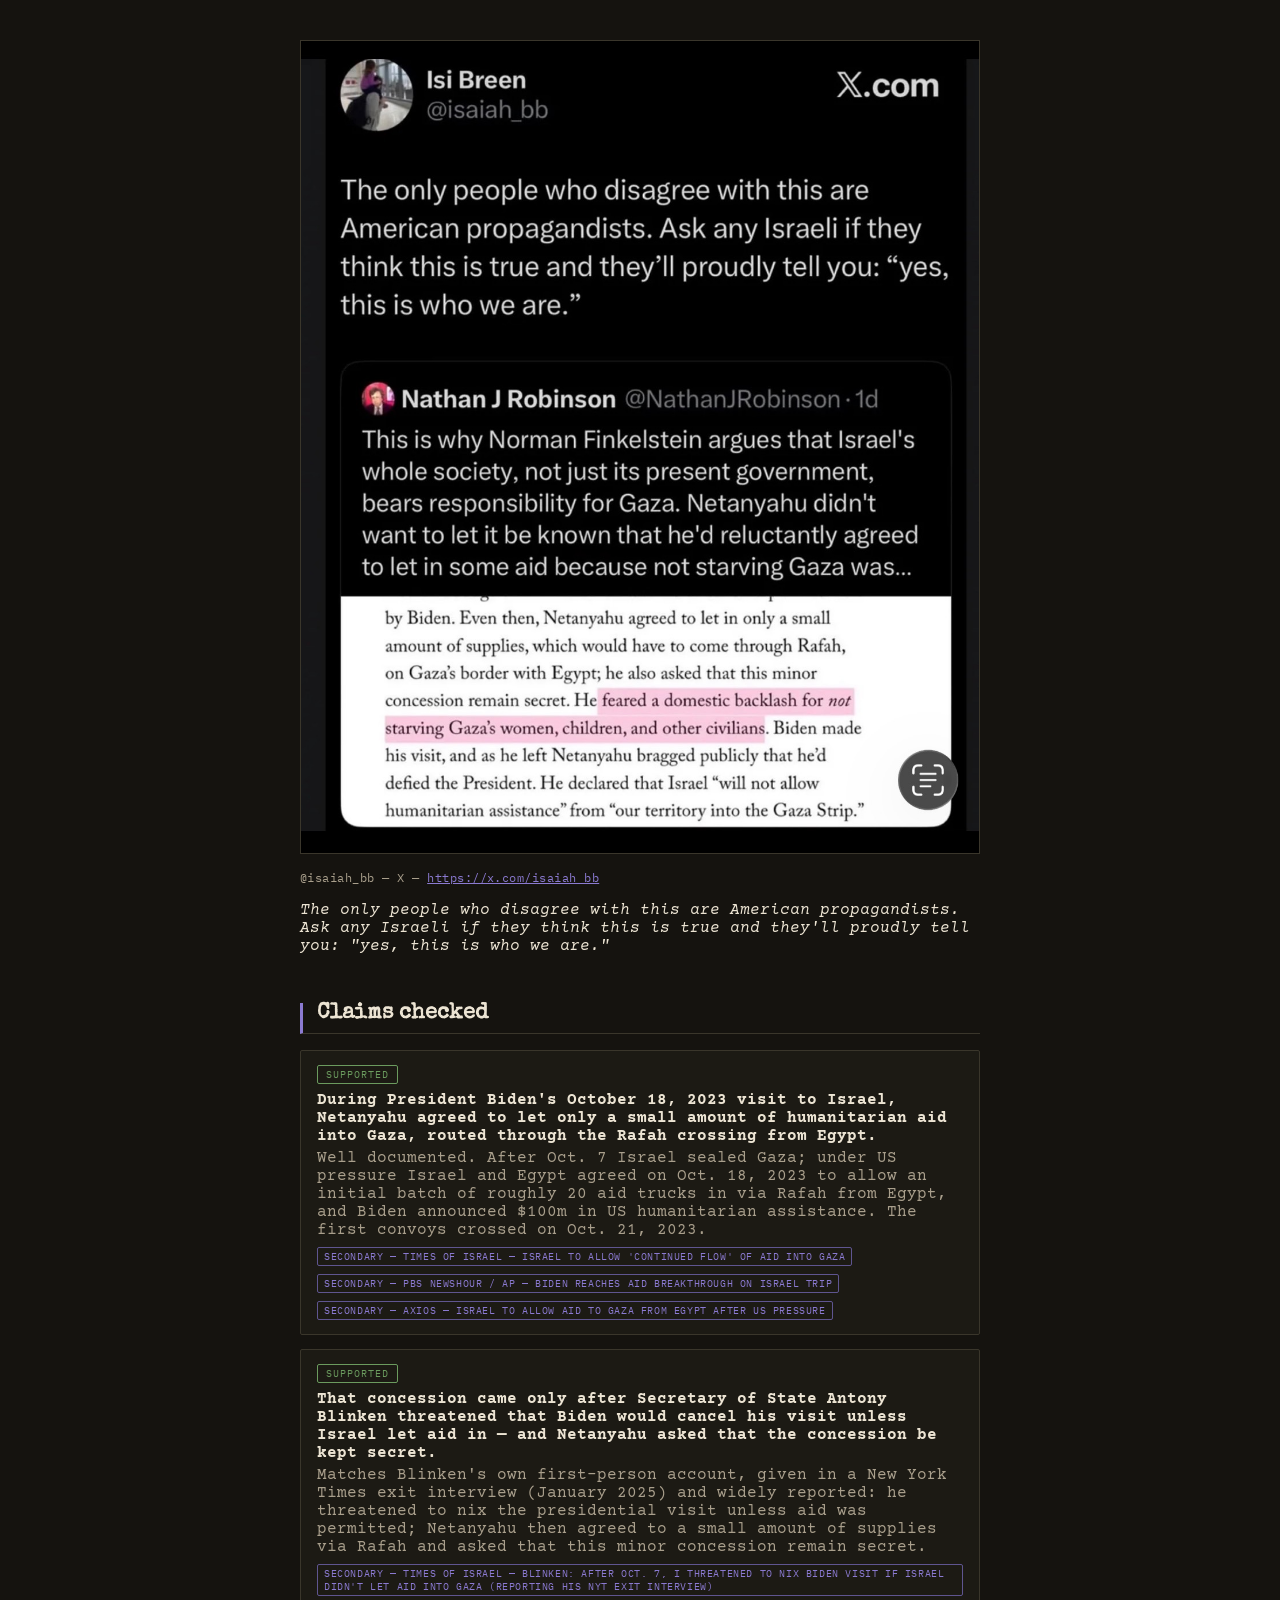
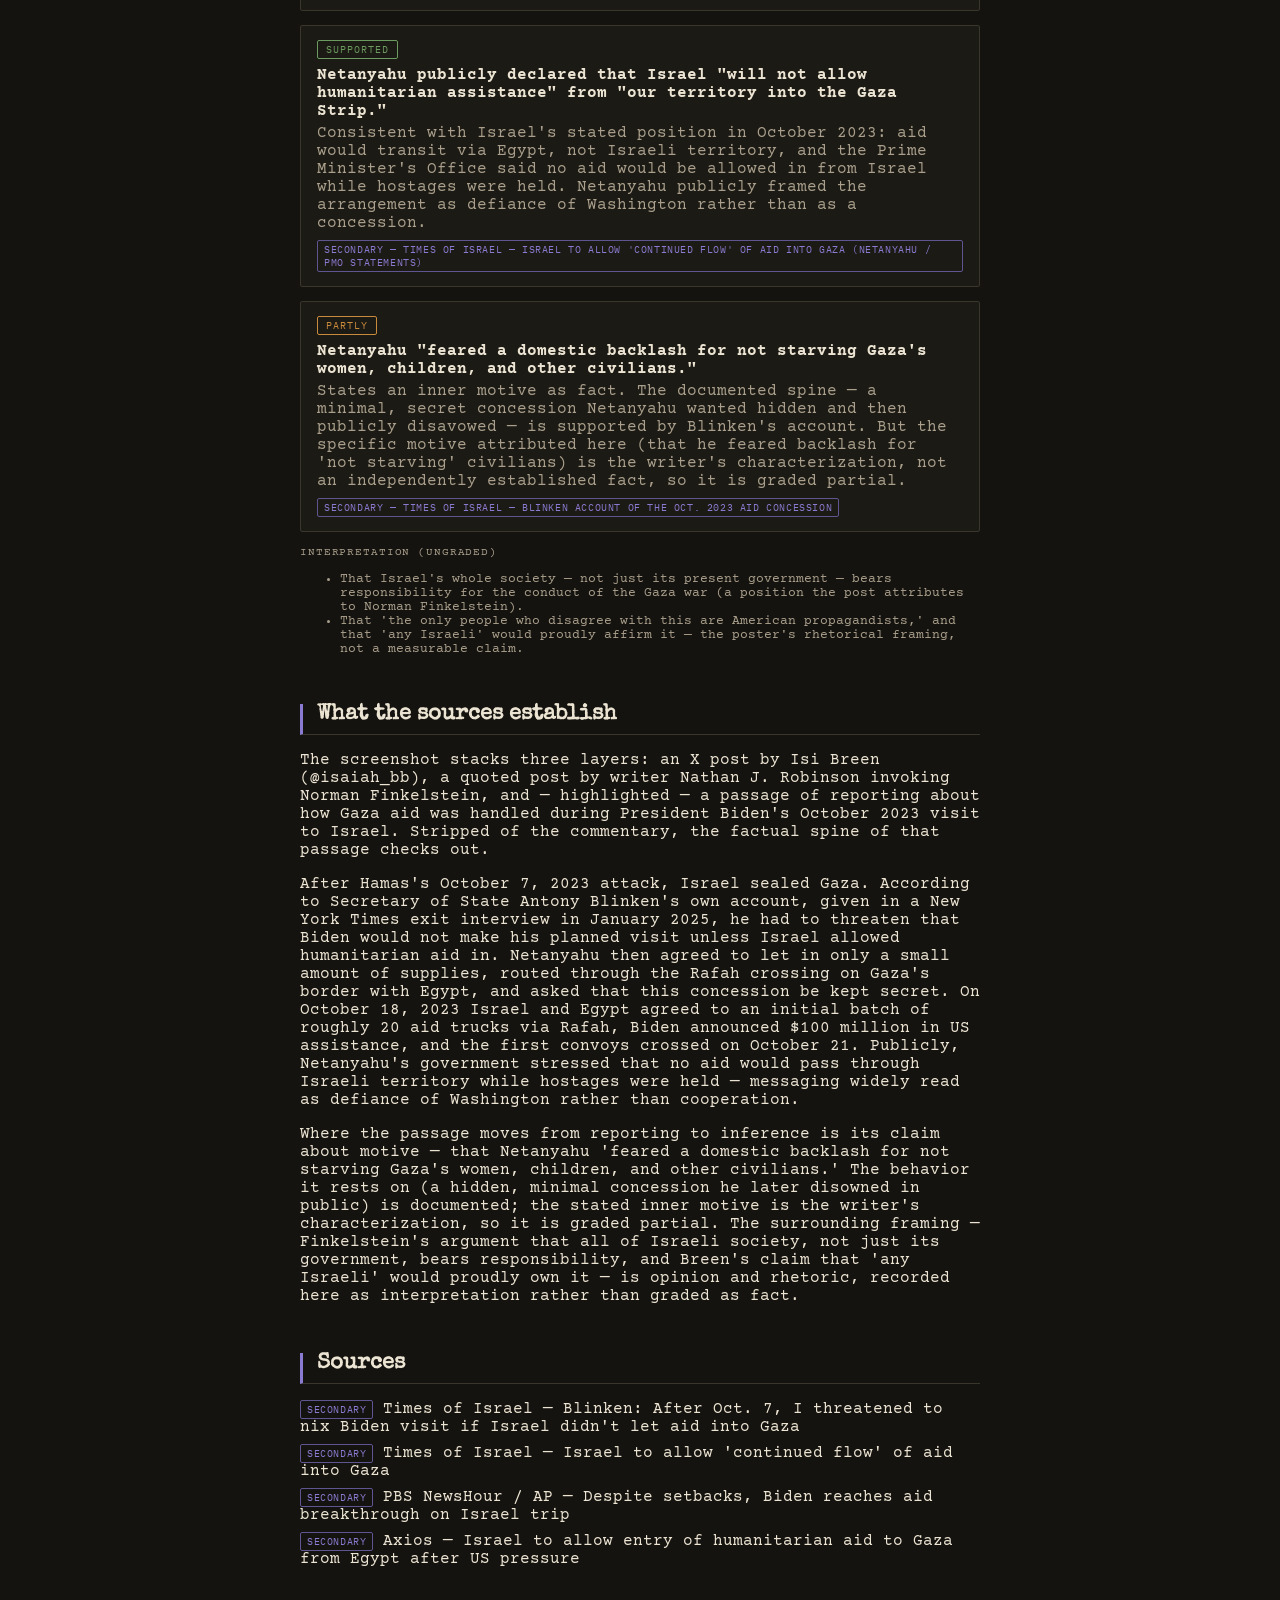
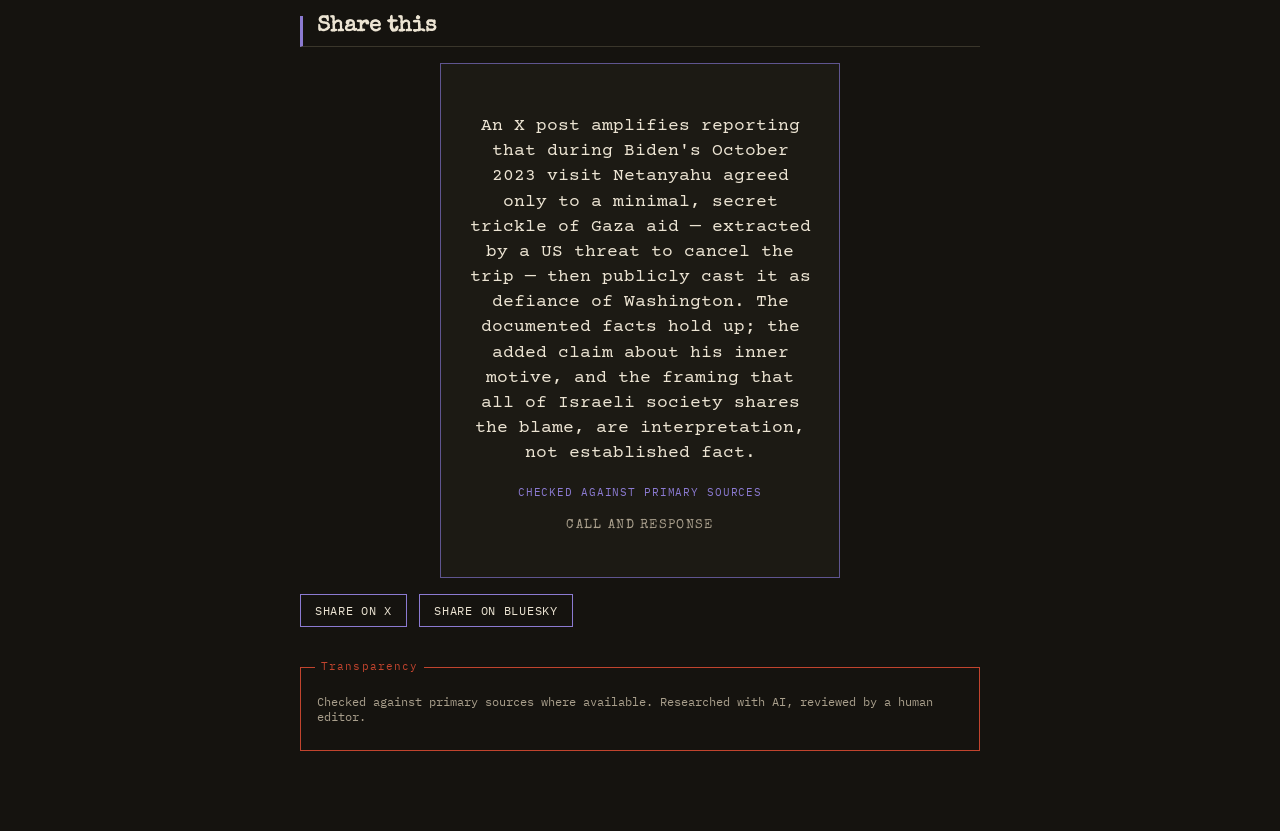
<file: briefs/2026-07-23-isaiah_bb-gaza-responsibility/index.html>
<!doctype html>
<html lang="en">
<head>
<meta charset="utf-8">
<title>Source Audit — @isaiah_bb</title>
<link rel="stylesheet" href="../../audit.css">
</head>
<body>
<main class="audit-brief">
  <section class="brief-post">
    <div class="carousel carousel--single"><img src="panel-1.png" alt="Post panel 1"></div>
    <div class="brief-post-meta">@isaiah_bb — X — <a href="https://x.com/isaiah_bb">https://x.com/isaiah_bb</a></div>
    <p class="brief-post-caption">The only people who disagree with this are American propagandists. Ask any Israeli if they think this is true and they'll proudly tell you: &quot;yes, this is who we are.&quot;</p>
  </section>
  <section class="brief-claims">
    <h2>Claims checked</h2>
    <div class="claim">
  <span class="status-chip status-chip--supported">Supported</span>
  <p class="claim-text">During President Biden's October 18, 2023 visit to Israel, Netanyahu agreed to let only a small amount of humanitarian aid into Gaza, routed through the Rafah crossing from Egypt.</p>
  <p class="claim-note">Well documented. After Oct. 7 Israel sealed Gaza; under US pressure Israel and Egypt agreed on Oct. 18, 2023 to allow an initial batch of roughly 20 aid trucks in via Rafah from Egypt, and Biden announced $100m in US humanitarian assistance. The first convoys crossed on Oct. 21, 2023.</p>
  <div class="claim-sources"><a href="https://www.timesofisrael.com/biden-speaks-with-netanyahu-says-israel-to-allow-continued-flow-of-aid-into-gaza/" class="tier-tag tier-tag--secondary">Secondary — Times of Israel — Israel to allow 'continued flow' of aid into Gaza</a>
<a href="https://www.pbs.org/newshour/world/despite-setbacks-biden-reaches-aid-breakthrough-on-israel-trip" class="tier-tag tier-tag--secondary">Secondary — PBS NewsHour / AP — Biden reaches aid breakthrough on Israel trip</a>
<a href="https://www.axios.com/2023/10/18/gaza-humanitarian-aid-entry-israel-netanyahu-biden" class="tier-tag tier-tag--secondary">Secondary — Axios — Israel to allow aid to Gaza from Egypt after US pressure</a></div>
</div>
<div class="claim">
  <span class="status-chip status-chip--supported">Supported</span>
  <p class="claim-text">That concession came only after Secretary of State Antony Blinken threatened that Biden would cancel his visit unless Israel let aid in — and Netanyahu asked that the concession be kept secret.</p>
  <p class="claim-note">Matches Blinken's own first-person account, given in a New York Times exit interview (January 2025) and widely reported: he threatened to nix the presidential visit unless aid was permitted; Netanyahu then agreed to a small amount of supplies via Rafah and asked that this minor concession remain secret.</p>
  <div class="claim-sources"><a href="https://www.timesofisrael.com/blinken-after-oct-7-us-threatened-to-nix-biden-visit-if-aid-didnt-go-into-gaza/" class="tier-tag tier-tag--secondary">Secondary — Times of Israel — Blinken: After Oct. 7, I threatened to nix Biden visit if Israel didn't let aid into Gaza (reporting his NYT exit interview)</a></div>
</div>
<div class="claim">
  <span class="status-chip status-chip--supported">Supported</span>
  <p class="claim-text">Netanyahu publicly declared that Israel &quot;will not allow humanitarian assistance&quot; from &quot;our territory into the Gaza Strip.&quot;</p>
  <p class="claim-note">Consistent with Israel's stated position in October 2023: aid would transit via Egypt, not Israeli territory, and the Prime Minister's Office said no aid would be allowed in from Israel while hostages were held. Netanyahu publicly framed the arrangement as defiance of Washington rather than as a concession.</p>
  <div class="claim-sources"><a href="https://www.timesofisrael.com/biden-speaks-with-netanyahu-says-israel-to-allow-continued-flow-of-aid-into-gaza/" class="tier-tag tier-tag--secondary">Secondary — Times of Israel — Israel to allow 'continued flow' of aid into Gaza (Netanyahu / PMO statements)</a></div>
</div>
<div class="claim">
  <span class="status-chip status-chip--partial">Partly</span>
  <p class="claim-text">Netanyahu &quot;feared a domestic backlash for not starving Gaza's women, children, and other civilians.&quot;</p>
  <p class="claim-note">States an inner motive as fact. The documented spine — a minimal, secret concession Netanyahu wanted hidden and then publicly disavowed — is supported by Blinken's account. But the specific motive attributed here (that he feared backlash for 'not starving' civilians) is the writer's characterization, not an independently established fact, so it is graded partial.</p>
  <div class="claim-sources"><a href="https://www.timesofisrael.com/blinken-after-oct-7-us-threatened-to-nix-biden-visit-if-aid-didnt-go-into-gaza/" class="tier-tag tier-tag--secondary">Secondary — Times of Israel — Blinken account of the Oct. 2023 aid concession</a></div>
</div>
    <div class="interpretations"><p class="interpretations-label">Interpretation (ungraded)</p><ul><li>That Israel's whole society — not just its present government — bears responsibility for the conduct of the Gaza war (a position the post attributes to Norman Finkelstein).</li>
<li>That 'the only people who disagree with this are American propagandists,' and that 'any Israeli' would proudly affirm it — the poster's rhetorical framing, not a measurable claim.</li></ul></div>
  </section>
  <section class="brief-summary">
    <h2>What the sources establish</h2>
    <!-- trusted pre-formed HTML from the research contract (spec §4.5) — do
         not route untrusted post caption/claim text through this field -->
    <p>The screenshot stacks three layers: an X post by Isi Breen (@isaiah_bb), a quoted post by writer Nathan J. Robinson invoking Norman Finkelstein, and — highlighted — a passage of reporting about how Gaza aid was handled during President Biden's October 2023 visit to Israel. Stripped of the commentary, the factual spine of that passage checks out.</p><p>After Hamas's October 7, 2023 attack, Israel sealed Gaza. According to Secretary of State Antony Blinken's own account, given in a New York Times exit interview in January 2025, he had to threaten that Biden would not make his planned visit unless Israel allowed humanitarian aid in. Netanyahu then agreed to let in only a small amount of supplies, routed through the Rafah crossing on Gaza's border with Egypt, and asked that this concession be kept secret. On October 18, 2023 Israel and Egypt agreed to an initial batch of roughly 20 aid trucks via Rafah, Biden announced $100 million in US assistance, and the first convoys crossed on October 21. Publicly, Netanyahu's government stressed that no aid would pass through Israeli territory while hostages were held — messaging widely read as defiance of Washington rather than cooperation.</p><p>Where the passage moves from reporting to inference is its claim about motive — that Netanyahu 'feared a domestic backlash for not starving Gaza's women, children, and other civilians.' The behavior it rests on (a hidden, minimal concession he later disowned in public) is documented; the stated inner motive is the writer's characterization, so it is graded partial. The surrounding framing — Finkelstein's argument that all of Israeli society, not just its government, bears responsibility, and Breen's claim that 'any Israeli' would proudly own it — is opinion and rhetoric, recorded here as interpretation rather than graded as fact.</p>
  </section>
  <section class="brief-sources">
    <h2>Sources</h2>
    <ul><li><a href="https://www.timesofisrael.com/blinken-after-oct-7-us-threatened-to-nix-biden-visit-if-aid-didnt-go-into-gaza/" class="tier-tag tier-tag--secondary">Secondary</a> Times of Israel — Blinken: After Oct. 7, I threatened to nix Biden visit if Israel didn't let aid into Gaza</li>
<li><a href="https://www.timesofisrael.com/biden-speaks-with-netanyahu-says-israel-to-allow-continued-flow-of-aid-into-gaza/" class="tier-tag tier-tag--secondary">Secondary</a> Times of Israel — Israel to allow 'continued flow' of aid into Gaza</li>
<li><a href="https://www.pbs.org/newshour/world/despite-setbacks-biden-reaches-aid-breakthrough-on-israel-trip" class="tier-tag tier-tag--secondary">Secondary</a> PBS NewsHour / AP — Despite setbacks, Biden reaches aid breakthrough on Israel trip</li>
<li><a href="https://www.axios.com/2023/10/18/gaza-humanitarian-aid-entry-israel-netanyahu-biden" class="tier-tag tier-tag--secondary">Secondary</a> Axios — Israel to allow entry of humanitarian aid to Gaza from Egypt after US pressure</li></ul>
  </section>
  <section class="brief-share">
    <h2>Share this</h2>
    <div class="ig-card">
  <p class="ig-card-synopsis">An X post amplifies reporting that during Biden's October 2023 visit Netanyahu agreed only to a minimal, secret trickle of Gaza aid — extracted by a US threat to cancel the trip — then publicly cast it as defiance of Washington. The documented facts hold up; the added claim about his inner motive, and the framing that all of Israeli society shares the blame, are interpretation, not established fact.</p>
  <p class="ig-card-tag">Checked against primary sources</p>
  <p class="ig-card-mark">CALL AND RESPONSE</p>
</div>
    <div class="share-buttons">
  <a class="share-button share-button--x" href="https://twitter.com/intent/tweet?text=An%20X%20post%20amplifies%20reporting%20that%20during%20Biden's%20October%202023%20visit%20Netanyahu%20agreed%20only%20to%20a%20minimal%2C%20secret%20trickle%20of%20Gaza%20aid%20%E2%80%94%20extracted%20by%20a%20US%20threat%20to%20cancel%20the%20trip%20%E2%80%94%20then%20publicly%20cast%20it%20as%20defiance%20of%20Washington.%20The%20documented%20facts%20hold%20up%3B%20the%20added%20claim%20about%20his%20inner%20motive%2C%20and%20the%20framing%20that%20all%20of%20Israeli%20society%20shares%20the%20blame%2C%20are%20interpretation%2C%20not%20established%20fact.&amp;url=https%3A%2F%2Fcall-and-response.github.io%2Fsite%2Fbriefs%2F2026-07-23-isaiah_bb-gaza-responsibility%2Findex.html" target="_blank" rel="noopener">Share on X</a>
  <a class="share-button share-button--bluesky" href="https://bsky.app/intent/compose?text=An%20X%20post%20amplifies%20reporting%20that%20during%20Biden's%20October%202023%20visit%20Netanyahu%20agreed%20only%20to%20a%20minimal%2C%20secret%20trickle%20of%20Gaza%20aid%20%E2%80%94%20extracted%20by%20a%20US%20threat%20to%20cancel%20the%20trip%20%E2%80%94%20then%20publicly%20cast%20it%20as%20defiance%20of%20Washington.%20The%20documented%20facts%20hold%20up%3B%20the%20added%20claim%20about%20his%20inner%20motive%2C%20and%20the%20framing%20that%20all%20of%20Israeli%20society%20shares%20the%20blame%2C%20are%20interpretation%2C%20not%20established%20fact.%20https%3A%2F%2Fcall-and-response.github.io%2Fsite%2Fbriefs%2F2026-07-23-isaiah_bb-gaza-responsibility%2Findex.html" target="_blank" rel="noopener">Share on Bluesky</a>
</div>
  </section>
  <div class="disclosure">
    <div class="stamp-label">Transparency</div>
    <p>Checked against primary sources where available. Researched with AI, reviewed by a human editor.</p>
  </div>
</main>
<script>
document.querySelectorAll('[data-carousel]').forEach((carousel) => {
  const main = carousel.querySelector('.carousel-main');
  const thumbs = Array.from(carousel.querySelectorAll('.carousel-thumb'));
  const prev = carousel.querySelector('.carousel-arrow--prev');
  const next = carousel.querySelector('.carousel-arrow--next');
  let index = 0;
  function show(i) {
    index = (i + thumbs.length) % thumbs.length;
    main.src = thumbs[index].dataset.src;
    thumbs.forEach((t, ti) => t.classList.toggle('is-active', ti === index));
  }
  thumbs.forEach((t, i) => t.addEventListener('click', () => show(i)));
  prev.addEventListener('click', () => show(index - 1));
  next.addEventListener('click', () => show(index + 1));
  carousel.setAttribute('tabindex', '0');
  carousel.addEventListener('keydown', (e) => {
    if (e.key === 'ArrowLeft') show(index - 1);
    if (e.key === 'ArrowRight') show(index + 1);
  });
});
</script>
</body>
</html>
</file>
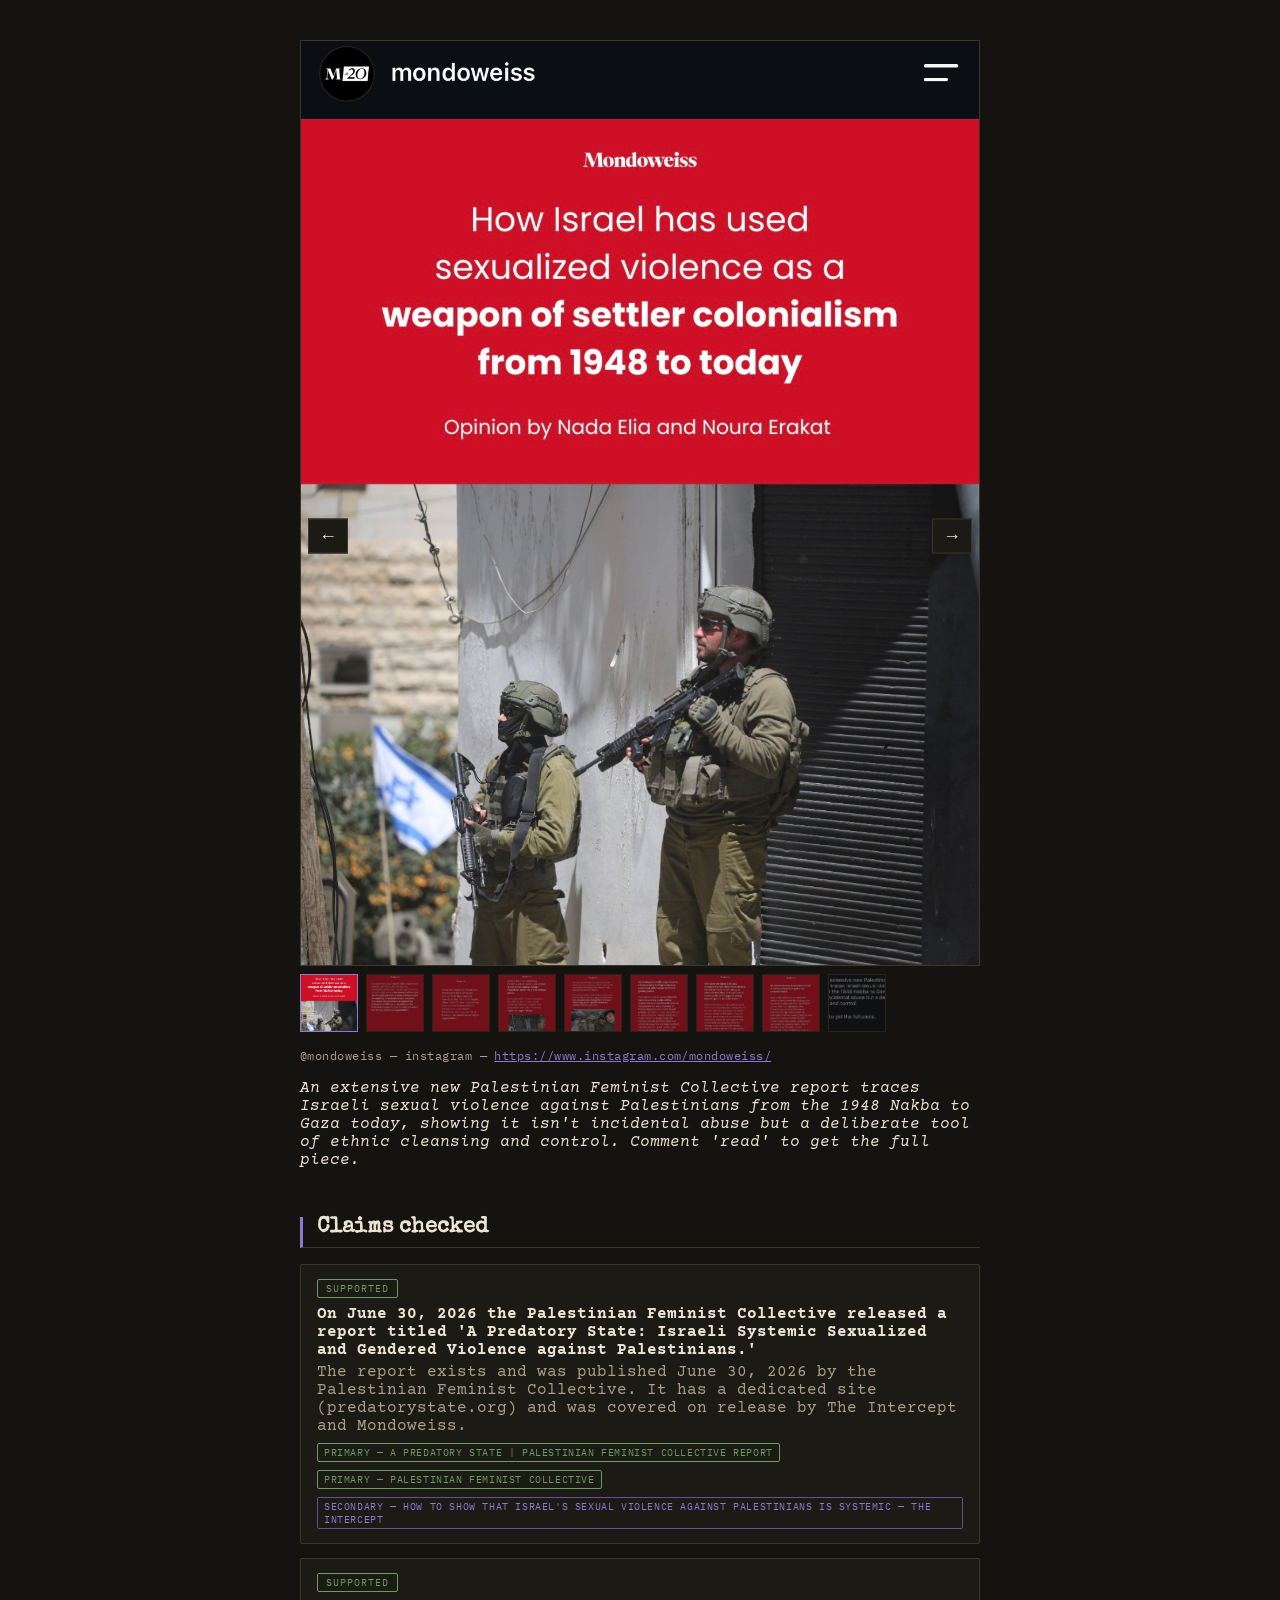
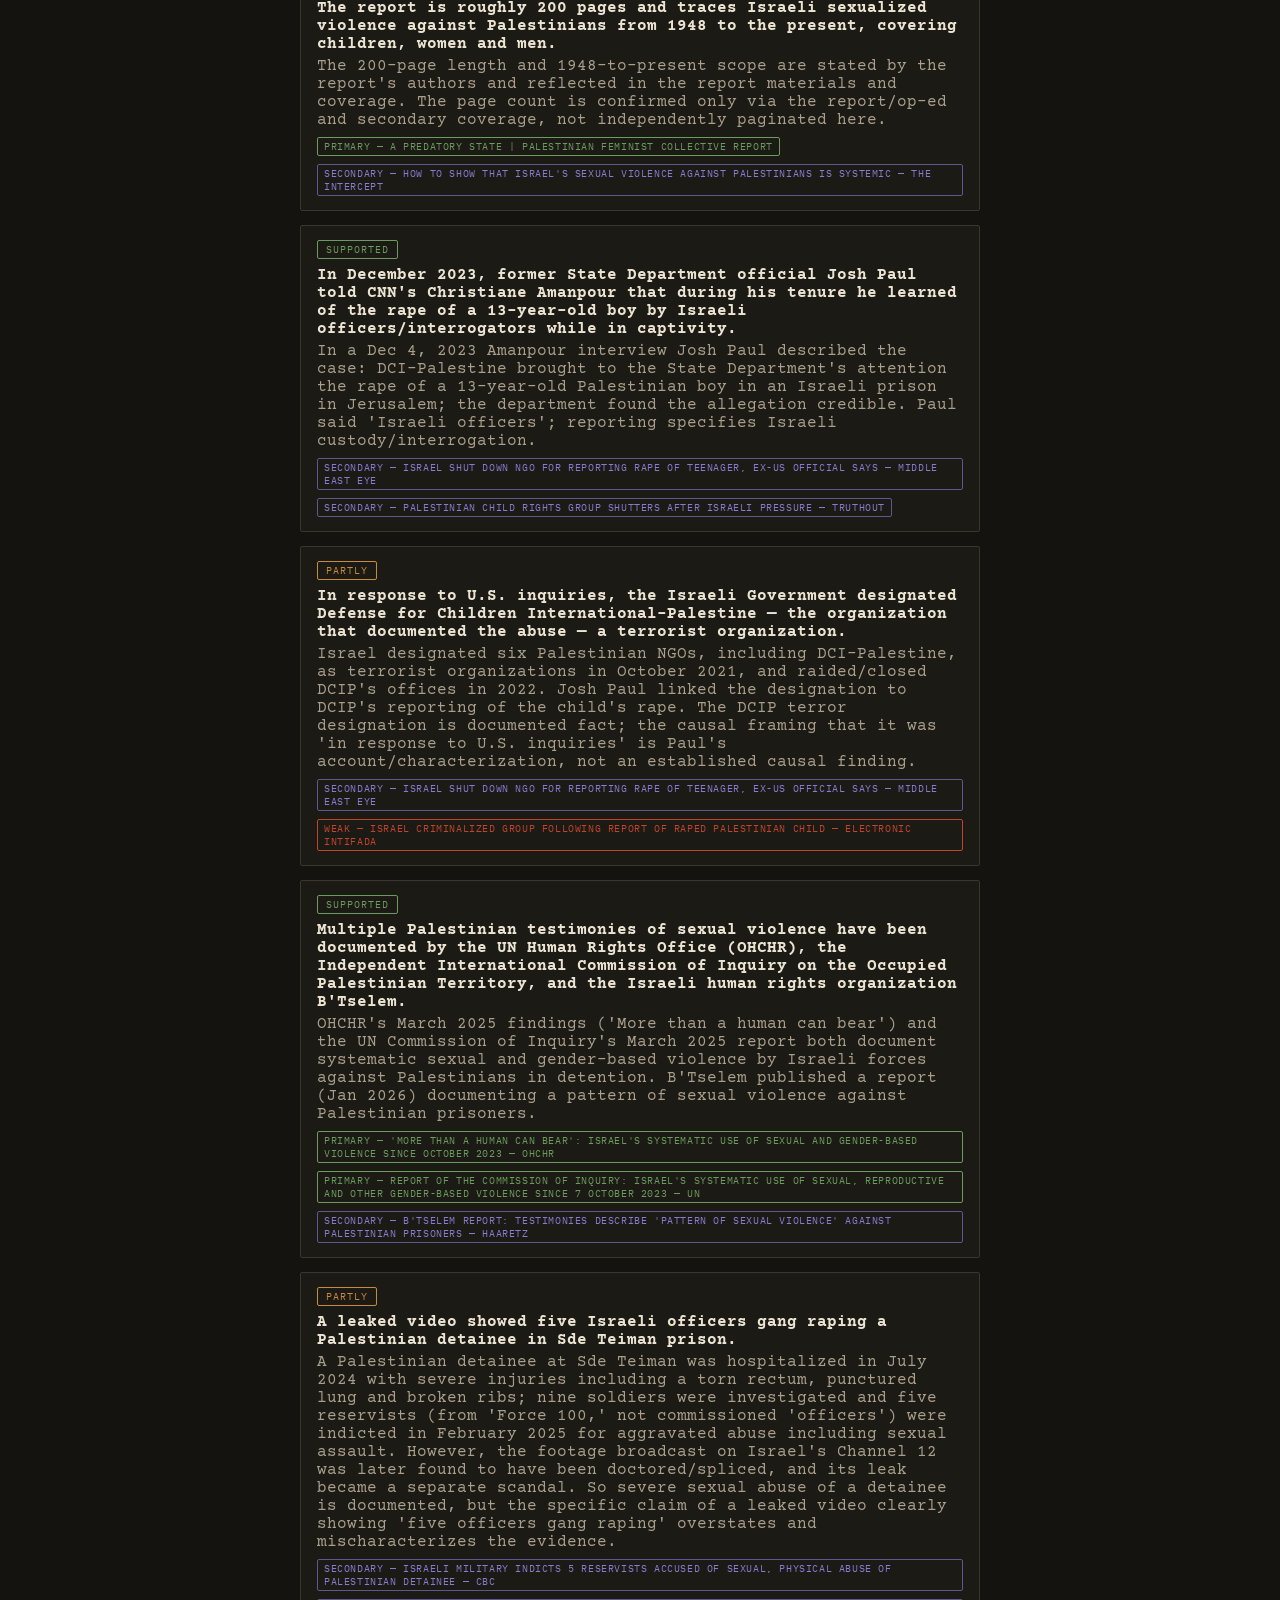
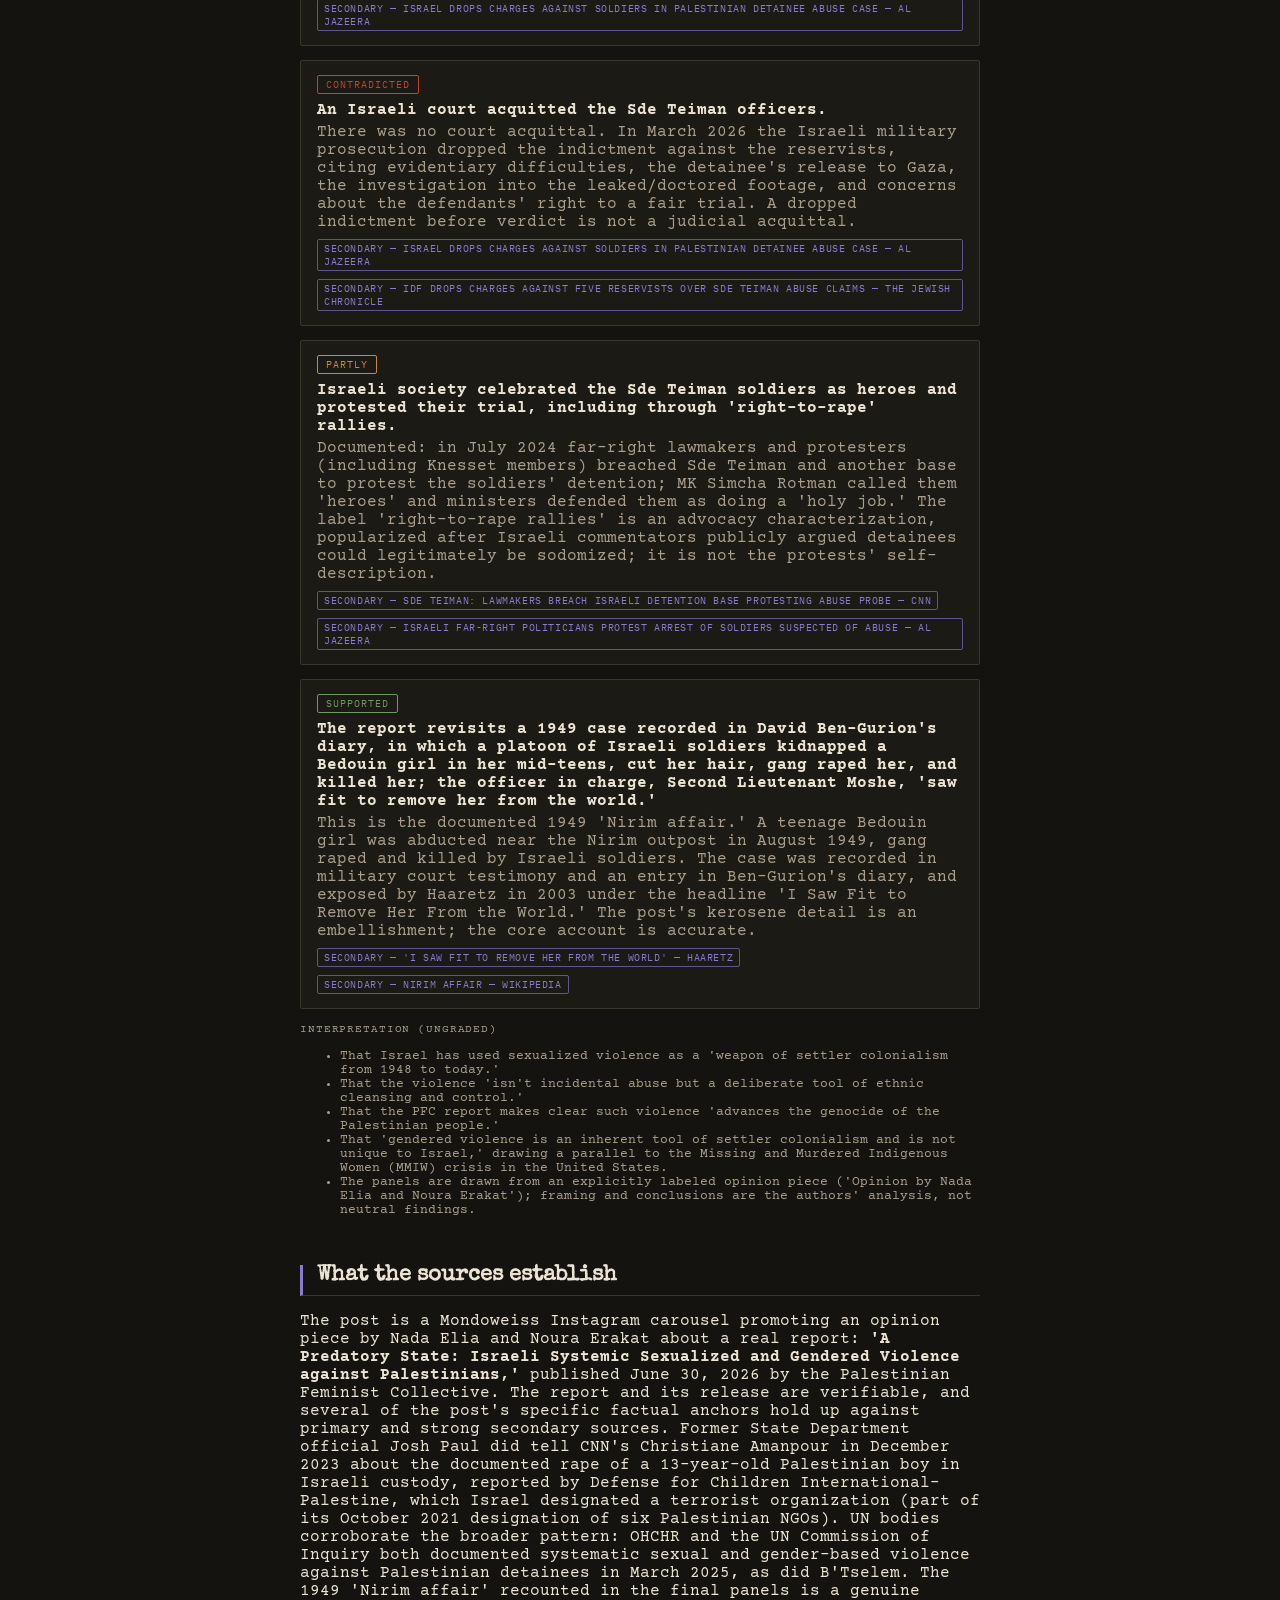
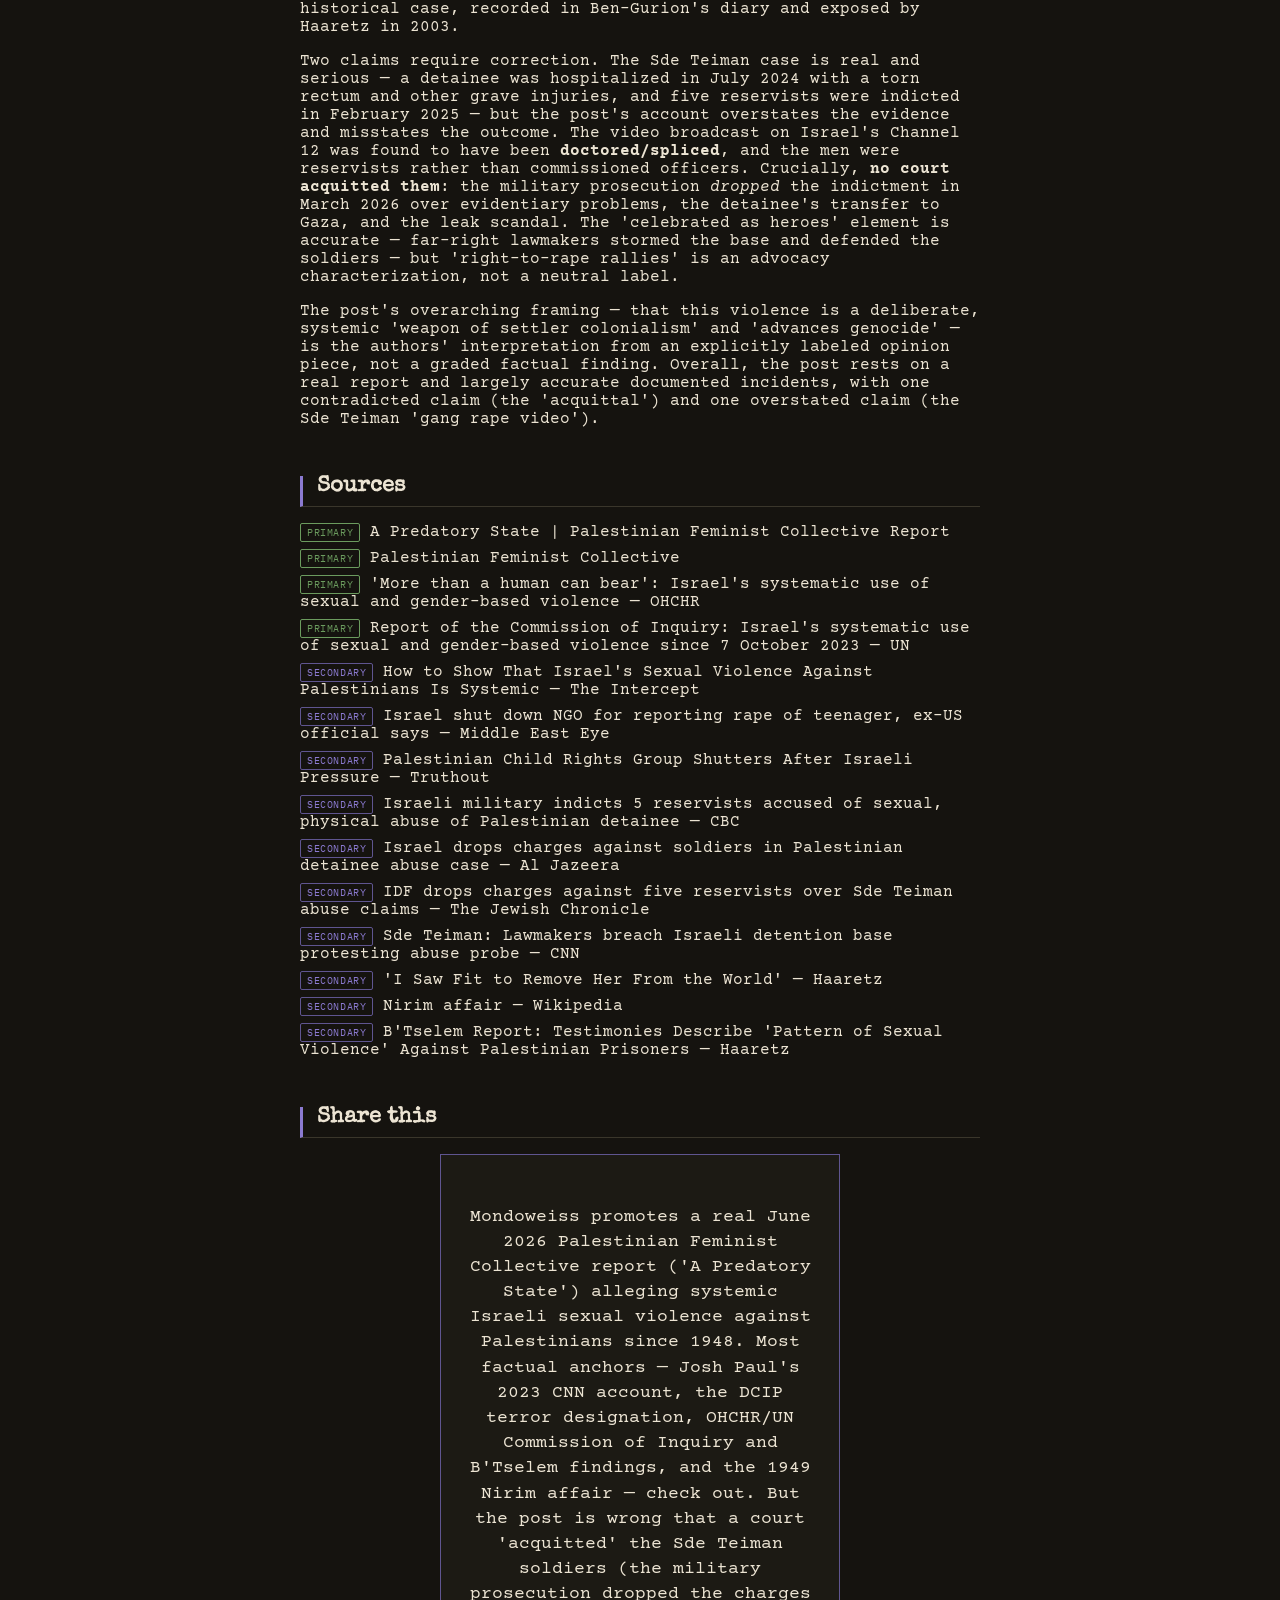
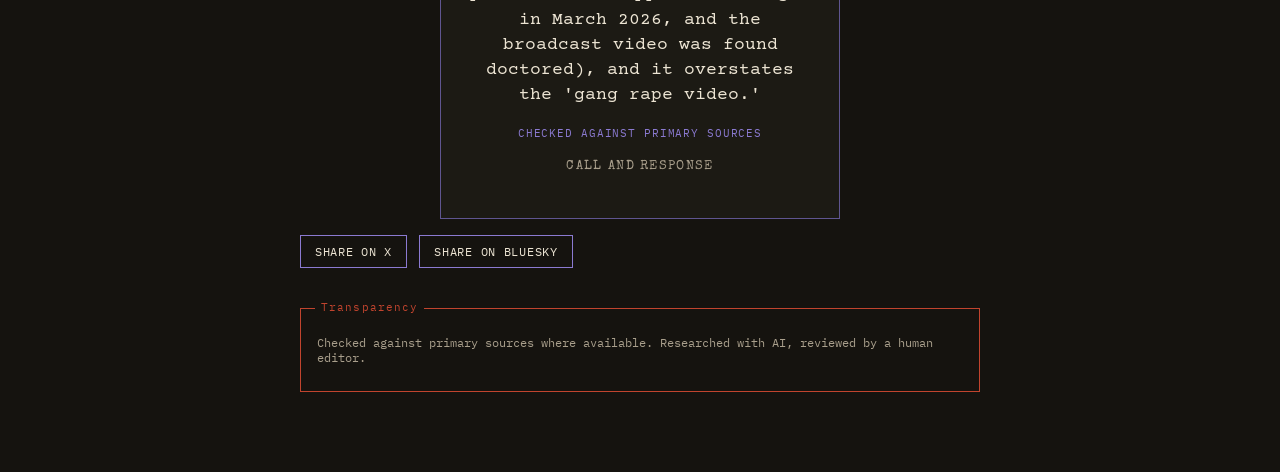
<file: briefs/2026-07-23-mondoweiss-israeli-sexual-violence-palestinians-report/index.html>
<!doctype html>
<html lang="en">
<head>
<meta charset="utf-8">
<title>Source Audit — @mondoweiss</title>
<link rel="stylesheet" href="../../audit.css">
</head>
<body>
<main class="audit-brief">
  <section class="brief-post">
    <div class="carousel" data-carousel>
  <button class="carousel-arrow carousel-arrow--prev" aria-label="Previous panel" type="button">&larr;</button>
  <img src="panel-1.png" alt="Post panel 1" class="carousel-main">
  <button class="carousel-arrow carousel-arrow--next" aria-label="Next panel" type="button">&rarr;</button>
  <div class="carousel-thumbs"><button class="carousel-thumb is-active" data-src="panel-1.png" aria-label="Panel 1" type="button"><img src="panel-1.png" alt=""></button>
<button class="carousel-thumb" data-src="panel-2.png" aria-label="Panel 2" type="button"><img src="panel-2.png" alt=""></button>
<button class="carousel-thumb" data-src="panel-3.png" aria-label="Panel 3" type="button"><img src="panel-3.png" alt=""></button>
<button class="carousel-thumb" data-src="panel-4.png" aria-label="Panel 4" type="button"><img src="panel-4.png" alt=""></button>
<button class="carousel-thumb" data-src="panel-5.png" aria-label="Panel 5" type="button"><img src="panel-5.png" alt=""></button>
<button class="carousel-thumb" data-src="panel-6.png" aria-label="Panel 6" type="button"><img src="panel-6.png" alt=""></button>
<button class="carousel-thumb" data-src="panel-7.png" aria-label="Panel 7" type="button"><img src="panel-7.png" alt=""></button>
<button class="carousel-thumb" data-src="panel-8.png" aria-label="Panel 8" type="button"><img src="panel-8.png" alt=""></button>
<button class="carousel-thumb" data-src="panel-9.png" aria-label="Panel 9" type="button"><img src="panel-9.png" alt=""></button></div>
  <noscript><div class="carousel-fallback"><img src="panel-1.png" alt="Post panel 1">
<img src="panel-2.png" alt="Post panel 2">
<img src="panel-3.png" alt="Post panel 3">
<img src="panel-4.png" alt="Post panel 4">
<img src="panel-5.png" alt="Post panel 5">
<img src="panel-6.png" alt="Post panel 6">
<img src="panel-7.png" alt="Post panel 7">
<img src="panel-8.png" alt="Post panel 8">
<img src="panel-9.png" alt="Post panel 9"></div></noscript>
</div>
    <div class="brief-post-meta">@mondoweiss — instagram — <a href="https://www.instagram.com/mondoweiss/">https://www.instagram.com/mondoweiss/</a></div>
    <p class="brief-post-caption">An extensive new Palestinian Feminist Collective report traces Israeli sexual violence against Palestinians from the 1948 Nakba to Gaza today, showing it isn't incidental abuse but a deliberate tool of ethnic cleansing and control. Comment 'read' to get the full piece.</p>
  </section>
  <section class="brief-claims">
    <h2>Claims checked</h2>
    <div class="claim">
  <span class="status-chip status-chip--supported">Supported</span>
  <p class="claim-text">On June 30, 2026 the Palestinian Feminist Collective released a report titled 'A Predatory State: Israeli Systemic Sexualized and Gendered Violence against Palestinians.'</p>
  <p class="claim-note">The report exists and was published June 30, 2026 by the Palestinian Feminist Collective. It has a dedicated site (predatorystate.org) and was covered on release by The Intercept and Mondoweiss.</p>
  <div class="claim-sources"><a href="https://predatorystate.org/" class="tier-tag tier-tag--primary">Primary — A Predatory State | Palestinian Feminist Collective Report</a>
<a href="https://palestinianfeministcollective.org/" class="tier-tag tier-tag--primary">Primary — Palestinian Feminist Collective</a>
<a href="https://theintercept.com/2026/06/30/sexual-violence-rape-israel-palestinians-prison/" class="tier-tag tier-tag--secondary">Secondary — How to Show That Israel's Sexual Violence Against Palestinians Is Systemic — The Intercept</a></div>
</div>
<div class="claim">
  <span class="status-chip status-chip--supported">Supported</span>
  <p class="claim-text">The report is roughly 200 pages and traces Israeli sexualized violence against Palestinians from 1948 to the present, covering children, women and men.</p>
  <p class="claim-note">The 200-page length and 1948-to-present scope are stated by the report's authors and reflected in the report materials and coverage. The page count is confirmed only via the report/op-ed and secondary coverage, not independently paginated here.</p>
  <div class="claim-sources"><a href="https://predatorystate.org/" class="tier-tag tier-tag--primary">Primary — A Predatory State | Palestinian Feminist Collective Report</a>
<a href="https://theintercept.com/2026/06/30/sexual-violence-rape-israel-palestinians-prison/" class="tier-tag tier-tag--secondary">Secondary — How to Show That Israel's Sexual Violence Against Palestinians Is Systemic — The Intercept</a></div>
</div>
<div class="claim">
  <span class="status-chip status-chip--supported">Supported</span>
  <p class="claim-text">In December 2023, former State Department official Josh Paul told CNN's Christiane Amanpour that during his tenure he learned of the rape of a 13-year-old boy by Israeli officers/interrogators while in captivity.</p>
  <p class="claim-note">In a Dec 4, 2023 Amanpour interview Josh Paul described the case: DCI-Palestine brought to the State Department's attention the rape of a 13-year-old Palestinian boy in an Israeli prison in Jerusalem; the department found the allegation credible. Paul said 'Israeli officers'; reporting specifies Israeli custody/interrogation.</p>
  <div class="claim-sources"><a href="https://www.middleeasteye.net/news/israel-palestine-war-ngo-shut-down-reporting-sexual-assault-ex-us" class="tier-tag tier-tag--secondary">Secondary — Israel shut down NGO for reporting rape of teenager, ex-US official says — Middle East Eye</a>
<a href="https://truthout.org/articles/palestinian-child-rights-group-shutters-after-israeli-pressure/" class="tier-tag tier-tag--secondary">Secondary — Palestinian Child Rights Group Shutters After Israeli Pressure — Truthout</a></div>
</div>
<div class="claim">
  <span class="status-chip status-chip--partial">Partly</span>
  <p class="claim-text">In response to U.S. inquiries, the Israeli Government designated Defense for Children International-Palestine — the organization that documented the abuse — a terrorist organization.</p>
  <p class="claim-note">Israel designated six Palestinian NGOs, including DCI-Palestine, as terrorist organizations in October 2021, and raided/closed DCIP's offices in 2022. Josh Paul linked the designation to DCIP's reporting of the child's rape. The DCIP terror designation is documented fact; the causal framing that it was 'in response to U.S. inquiries' is Paul's account/characterization, not an established causal finding.</p>
  <div class="claim-sources"><a href="https://www.middleeasteye.net/news/israel-palestine-war-ngo-shut-down-reporting-sexual-assault-ex-us" class="tier-tag tier-tag--secondary">Secondary — Israel shut down NGO for reporting rape of teenager, ex-US official says — Middle East Eye</a>
<a href="https://electronicintifada.net/blogs/tamara-nassar/israel-criminalized-group-following-report-raped-palestinian-child" class="tier-tag tier-tag--weak">Weak — Israel criminalized group following report of raped Palestinian child — Electronic Intifada</a></div>
</div>
<div class="claim">
  <span class="status-chip status-chip--supported">Supported</span>
  <p class="claim-text">Multiple Palestinian testimonies of sexual violence have been documented by the UN Human Rights Office (OHCHR), the Independent International Commission of Inquiry on the Occupied Palestinian Territory, and the Israeli human rights organization B'Tselem.</p>
  <p class="claim-note">OHCHR's March 2025 findings ('More than a human can bear') and the UN Commission of Inquiry's March 2025 report both document systematic sexual and gender-based violence by Israeli forces against Palestinians in detention. B'Tselem published a report (Jan 2026) documenting a pattern of sexual violence against Palestinian prisoners.</p>
  <div class="claim-sources"><a href="https://www.ohchr.org/en/press-releases/2025/03/more-human-can-bear-israels-systematic-use-sexual-reproductive-and-other" class="tier-tag tier-tag--primary">Primary — 'More than a human can bear': Israel's systematic use of sexual and gender-based violence since October 2023 — OHCHR</a>
<a href="https://www.un.org/unispal/document/report-of-the-commission-of-inquiry-israel-gender-based-violence-13march2025/" class="tier-tag tier-tag--primary">Primary — Report of the Commission of Inquiry: Israel's systematic use of sexual, reproductive and other gender-based violence since 7 October 2023 — UN</a>
<a href="https://www.haaretz.com/israel-news/2026-01-21/ty-article/.premium/israeli-rights-group-survey-finds-evidence-of-sexual-abuse-of-palestinian-prisoners/0000019b-e08e-d253-a19f-e49fb1dd0000" class="tier-tag tier-tag--secondary">Secondary — B'Tselem Report: Testimonies Describe 'Pattern of Sexual Violence' Against Palestinian Prisoners — Haaretz</a></div>
</div>
<div class="claim">
  <span class="status-chip status-chip--partial">Partly</span>
  <p class="claim-text">A leaked video showed five Israeli officers gang raping a Palestinian detainee in Sde Teiman prison.</p>
  <p class="claim-note">A Palestinian detainee at Sde Teiman was hospitalized in July 2024 with severe injuries including a torn rectum, punctured lung and broken ribs; nine soldiers were investigated and five reservists (from 'Force 100,' not commissioned 'officers') were indicted in February 2025 for aggravated abuse including sexual assault. However, the footage broadcast on Israel's Channel 12 was later found to have been doctored/spliced, and its leak became a separate scandal. So severe sexual abuse of a detainee is documented, but the specific claim of a leaked video clearly showing 'five officers gang raping' overstates and mischaracterizes the evidence.</p>
  <div class="claim-sources"><a href="https://amp.cbc.ca/lite/story/1.7462562" class="tier-tag tier-tag--secondary">Secondary — Israeli military indicts 5 reservists accused of sexual, physical abuse of Palestinian detainee — CBC</a>
<a href="https://aljazeera.com/news/2026/3/12/israel-drops-charges-on-soldiers-who-allegedly-raped-palestinian-detainee" class="tier-tag tier-tag--secondary">Secondary — Israel drops charges against soldiers in Palestinian detainee abuse case — Al Jazeera</a></div>
</div>
<div class="claim">
  <span class="status-chip status-chip--contradicted">Contradicted</span>
  <p class="claim-text">An Israeli court acquitted the Sde Teiman officers.</p>
  <p class="claim-note">There was no court acquittal. In March 2026 the Israeli military prosecution dropped the indictment against the reservists, citing evidentiary difficulties, the detainee's release to Gaza, the investigation into the leaked/doctored footage, and concerns about the defendants' right to a fair trial. A dropped indictment before verdict is not a judicial acquittal.</p>
  <div class="claim-sources"><a href="https://aljazeera.com/news/2026/3/12/israel-drops-charges-on-soldiers-who-allegedly-raped-palestinian-detainee" class="tier-tag tier-tag--secondary">Secondary — Israel drops charges against soldiers in Palestinian detainee abuse case — Al Jazeera</a>
<a href="https://www.thejc.com/news/israel/idf-drops-charges-sde-teiman-abuse-b9c9dplf" class="tier-tag tier-tag--secondary">Secondary — IDF drops charges against five reservists over Sde Teiman abuse claims — The Jewish Chronicle</a></div>
</div>
<div class="claim">
  <span class="status-chip status-chip--partial">Partly</span>
  <p class="claim-text">Israeli society celebrated the Sde Teiman soldiers as heroes and protested their trial, including through 'right-to-rape' rallies.</p>
  <p class="claim-note">Documented: in July 2024 far-right lawmakers and protesters (including Knesset members) breached Sde Teiman and another base to protest the soldiers' detention; MK Simcha Rotman called them 'heroes' and ministers defended them as doing a 'holy job.' The label 'right-to-rape rallies' is an advocacy characterization, popularized after Israeli commentators publicly argued detainees could legitimately be sodomized; it is not the protests' self-description.</p>
  <div class="claim-sources"><a href="https://www.cnn.com/2024/07/29/middleeast/sde-teiman-protests-idf-investigation-intl" class="tier-tag tier-tag--secondary">Secondary — Sde Teiman: Lawmakers breach Israeli detention base protesting abuse probe — CNN</a>
<a href="https://www.aljazeera.com/news/2024/7/29/israeli-far-right-politicians-protest-arrest-of-soldiers-suspected-of-abuse" class="tier-tag tier-tag--secondary">Secondary — Israeli far-right politicians protest arrest of soldiers suspected of abuse — Al Jazeera</a></div>
</div>
<div class="claim">
  <span class="status-chip status-chip--supported">Supported</span>
  <p class="claim-text">The report revisits a 1949 case recorded in David Ben-Gurion's diary, in which a platoon of Israeli soldiers kidnapped a Bedouin girl in her mid-teens, cut her hair, gang raped her, and killed her; the officer in charge, Second Lieutenant Moshe, 'saw fit to remove her from the world.'</p>
  <p class="claim-note">This is the documented 1949 'Nirim affair.' A teenage Bedouin girl was abducted near the Nirim outpost in August 1949, gang raped and killed by Israeli soldiers. The case was recorded in military court testimony and an entry in Ben-Gurion's diary, and exposed by Haaretz in 2003 under the headline 'I Saw Fit to Remove Her From the World.' The post's kerosene detail is an embellishment; the core account is accurate.</p>
  <div class="claim-sources"><a href="https://www.haaretz.com/2003-10-29/ty-article/i-saw-fit-to-remove-her-from-the-world/0000017f-db62-d856-a37f-ffe2fa5b0000" class="tier-tag tier-tag--secondary">Secondary — 'I Saw Fit to Remove Her From the World' — Haaretz</a>
<a href="https://en.wikipedia.org/wiki/Nirim_affair" class="tier-tag tier-tag--secondary">Secondary — Nirim affair — Wikipedia</a></div>
</div>
    <div class="interpretations"><p class="interpretations-label">Interpretation (ungraded)</p><ul><li>That Israel has used sexualized violence as a 'weapon of settler colonialism from 1948 to today.'</li>
<li>That the violence 'isn't incidental abuse but a deliberate tool of ethnic cleansing and control.'</li>
<li>That the PFC report makes clear such violence 'advances the genocide of the Palestinian people.'</li>
<li>That 'gendered violence is an inherent tool of settler colonialism and is not unique to Israel,' drawing a parallel to the Missing and Murdered Indigenous Women (MMIW) crisis in the United States.</li>
<li>The panels are drawn from an explicitly labeled opinion piece ('Opinion by Nada Elia and Noura Erakat'); framing and conclusions are the authors' analysis, not neutral findings.</li></ul></div>
  </section>
  <section class="brief-summary">
    <h2>What the sources establish</h2>
    <!-- trusted pre-formed HTML from the research contract (spec §4.5) — do
         not route untrusted post caption/claim text through this field -->
    <p>The post is a Mondoweiss Instagram carousel promoting an opinion piece by Nada Elia and Noura Erakat about a real report: <strong>'A Predatory State: Israeli Systemic Sexualized and Gendered Violence against Palestinians,'</strong> published June 30, 2026 by the Palestinian Feminist Collective. The report and its release are verifiable, and several of the post's specific factual anchors hold up against primary and strong secondary sources. Former State Department official Josh Paul did tell CNN's Christiane Amanpour in December 2023 about the documented rape of a 13-year-old Palestinian boy in Israeli custody, reported by Defense for Children International-Palestine, which Israel designated a terrorist organization (part of its October 2021 designation of six Palestinian NGOs). UN bodies corroborate the broader pattern: OHCHR and the UN Commission of Inquiry both documented systematic sexual and gender-based violence against Palestinian detainees in March 2025, as did B'Tselem. The 1949 'Nirim affair' recounted in the final panels is a genuine historical case, recorded in Ben-Gurion's diary and exposed by Haaretz in 2003.</p><p>Two claims require correction. The Sde Teiman case is real and serious — a detainee was hospitalized in July 2024 with a torn rectum and other grave injuries, and five reservists were indicted in February 2025 — but the post's account overstates the evidence and misstates the outcome. The video broadcast on Israel's Channel 12 was found to have been <strong>doctored/spliced</strong>, and the men were reservists rather than commissioned officers. Crucially, <strong>no court acquitted them</strong>: the military prosecution <em>dropped</em> the indictment in March 2026 over evidentiary problems, the detainee's transfer to Gaza, and the leak scandal. The 'celebrated as heroes' element is accurate — far-right lawmakers stormed the base and defended the soldiers — but 'right-to-rape rallies' is an advocacy characterization, not a neutral label.</p><p>The post's overarching framing — that this violence is a deliberate, systemic 'weapon of settler colonialism' and 'advances genocide' — is the authors' interpretation from an explicitly labeled opinion piece, not a graded factual finding. Overall, the post rests on a real report and largely accurate documented incidents, with one contradicted claim (the 'acquittal') and one overstated claim (the Sde Teiman 'gang rape video').</p>
  </section>
  <section class="brief-sources">
    <h2>Sources</h2>
    <ul><li><a href="https://predatorystate.org/" class="tier-tag tier-tag--primary">Primary</a> A Predatory State | Palestinian Feminist Collective Report</li>
<li><a href="https://palestinianfeministcollective.org/" class="tier-tag tier-tag--primary">Primary</a> Palestinian Feminist Collective</li>
<li><a href="https://www.ohchr.org/en/press-releases/2025/03/more-human-can-bear-israels-systematic-use-sexual-reproductive-and-other" class="tier-tag tier-tag--primary">Primary</a> 'More than a human can bear': Israel's systematic use of sexual and gender-based violence — OHCHR</li>
<li><a href="https://www.un.org/unispal/document/report-of-the-commission-of-inquiry-israel-gender-based-violence-13march2025/" class="tier-tag tier-tag--primary">Primary</a> Report of the Commission of Inquiry: Israel's systematic use of sexual and gender-based violence since 7 October 2023 — UN</li>
<li><a href="https://theintercept.com/2026/06/30/sexual-violence-rape-israel-palestinians-prison/" class="tier-tag tier-tag--secondary">Secondary</a> How to Show That Israel's Sexual Violence Against Palestinians Is Systemic — The Intercept</li>
<li><a href="https://www.middleeasteye.net/news/israel-palestine-war-ngo-shut-down-reporting-sexual-assault-ex-us" class="tier-tag tier-tag--secondary">Secondary</a> Israel shut down NGO for reporting rape of teenager, ex-US official says — Middle East Eye</li>
<li><a href="https://truthout.org/articles/palestinian-child-rights-group-shutters-after-israeli-pressure/" class="tier-tag tier-tag--secondary">Secondary</a> Palestinian Child Rights Group Shutters After Israeli Pressure — Truthout</li>
<li><a href="https://amp.cbc.ca/lite/story/1.7462562" class="tier-tag tier-tag--secondary">Secondary</a> Israeli military indicts 5 reservists accused of sexual, physical abuse of Palestinian detainee — CBC</li>
<li><a href="https://aljazeera.com/news/2026/3/12/israel-drops-charges-on-soldiers-who-allegedly-raped-palestinian-detainee" class="tier-tag tier-tag--secondary">Secondary</a> Israel drops charges against soldiers in Palestinian detainee abuse case — Al Jazeera</li>
<li><a href="https://www.thejc.com/news/israel/idf-drops-charges-sde-teiman-abuse-b9c9dplf" class="tier-tag tier-tag--secondary">Secondary</a> IDF drops charges against five reservists over Sde Teiman abuse claims — The Jewish Chronicle</li>
<li><a href="https://www.cnn.com/2024/07/29/middleeast/sde-teiman-protests-idf-investigation-intl" class="tier-tag tier-tag--secondary">Secondary</a> Sde Teiman: Lawmakers breach Israeli detention base protesting abuse probe — CNN</li>
<li><a href="https://www.haaretz.com/2003-10-29/ty-article/i-saw-fit-to-remove-her-from-the-world/0000017f-db62-d856-a37f-ffe2fa5b0000" class="tier-tag tier-tag--secondary">Secondary</a> 'I Saw Fit to Remove Her From the World' — Haaretz</li>
<li><a href="https://en.wikipedia.org/wiki/Nirim_affair" class="tier-tag tier-tag--secondary">Secondary</a> Nirim affair — Wikipedia</li>
<li><a href="https://www.haaretz.com/israel-news/2026-01-21/ty-article/.premium/israeli-rights-group-survey-finds-evidence-of-sexual-abuse-of-palestinian-prisoners/0000019b-e08e-d253-a19f-e49fb1dd0000" class="tier-tag tier-tag--secondary">Secondary</a> B'Tselem Report: Testimonies Describe 'Pattern of Sexual Violence' Against Palestinian Prisoners — Haaretz</li></ul>
  </section>
  <section class="brief-share">
    <h2>Share this</h2>
    <div class="ig-card">
  <p class="ig-card-synopsis">Mondoweiss promotes a real June 2026 Palestinian Feminist Collective report ('A Predatory State') alleging systemic Israeli sexual violence against Palestinians since 1948. Most factual anchors — Josh Paul's 2023 CNN account, the DCIP terror designation, OHCHR/UN Commission of Inquiry and B'Tselem findings, and the 1949 Nirim affair — check out. But the post is wrong that a court 'acquitted' the Sde Teiman soldiers (the military prosecution dropped the charges in March 2026, and the broadcast video was found doctored), and it overstates the 'gang rape video.'</p>
  <p class="ig-card-tag">Checked against primary sources</p>
  <p class="ig-card-mark">CALL AND RESPONSE</p>
</div>
    <div class="share-buttons">
  <a class="share-button share-button--x" href="https://twitter.com/intent/tweet?text=Mondoweiss%20promotes%20a%20real%20June%202026%20Palestinian%20Feminist%20Collective%20report%20('A%20Predatory%20State')%20alleging%20systemic%20Israeli%20sexual%20violence%20against%20Palestinians%20since%201948.%20Most%20factual%20anchors%20%E2%80%94%20Josh%20Paul's%202023%20CNN%20account%2C%20the%20DCIP%20terror%20designation%2C%20OHCHR%2FUN%20Commission%20of%20Inquiry%20and%20B'Tselem%20findings%2C%20and%20the%201949%20Nirim%20affair%20%E2%80%94%20check%20out.%20But%20the%20post%20is%20wrong%20that%20a%20court%20'acquitted'%20the%20Sde%20Teiman%20soldiers%20(the%20military%20prosecution%20dropped%20the%20charges%20in%20March%202026%2C%20and%20the%20broadcast%20video%20was%20found%20doctored)%2C%20and%20it%20overstates%20the%20'gang%20rape%20video.'&amp;url=https%3A%2F%2Fcall-and-response.github.io%2Fsite%2Fbriefs%2F2026-07-23-mondoweiss-israeli-sexual-violence-palestinians-report%2Findex.html" target="_blank" rel="noopener">Share on X</a>
  <a class="share-button share-button--bluesky" href="https://bsky.app/intent/compose?text=Mondoweiss%20promotes%20a%20real%20June%202026%20Palestinian%20Feminist%20Collective%20report%20('A%20Predatory%20State')%20alleging%20systemic%20Israeli%20sexual%20violence%20against%20Palestinians%20since%201948.%20Most%20factual%20anchors%20%E2%80%94%20Josh%20Paul's%202023%20CNN%20account%2C%20the%20DCIP%20terror%20designation%2C%20OHCHR%2FUN%20Commission%20of%20Inquiry%20and%20B'Tselem%20findings%2C%20and%20the%201949%20Nirim%20affair%20%E2%80%94%20check%20out.%20But%20the%20post%20is%20wrong%20that%20a%20court%20'acquitted'%20the%20Sde%20Teiman%20soldiers%20(the%20military%20prosecution%20dropped%20the%20charges%20in%20March%202026%2C%20and%20the%20broadcast%20video%20was%20found%20doctored)%2C%20and%20it%20overstates%20the%20'gang%20rape%20video.'%20https%3A%2F%2Fcall-and-response.github.io%2Fsite%2Fbriefs%2F2026-07-23-mondoweiss-israeli-sexual-violence-palestinians-report%2Findex.html" target="_blank" rel="noopener">Share on Bluesky</a>
</div>
  </section>
  <div class="disclosure">
    <div class="stamp-label">Transparency</div>
    <p>Checked against primary sources where available. Researched with AI, reviewed by a human editor.</p>
  </div>
</main>
<script>
document.querySelectorAll('[data-carousel]').forEach((carousel) => {
  const main = carousel.querySelector('.carousel-main');
  const thumbs = Array.from(carousel.querySelectorAll('.carousel-thumb'));
  const prev = carousel.querySelector('.carousel-arrow--prev');
  const next = carousel.querySelector('.carousel-arrow--next');
  let index = 0;
  function show(i) {
    index = (i + thumbs.length) % thumbs.length;
    main.src = thumbs[index].dataset.src;
    thumbs.forEach((t, ti) => t.classList.toggle('is-active', ti === index));
  }
  thumbs.forEach((t, i) => t.addEventListener('click', () => show(i)));
  prev.addEventListener('click', () => show(index - 1));
  next.addEventListener('click', () => show(index + 1));
  carousel.setAttribute('tabindex', '0');
  carousel.addEventListener('keydown', (e) => {
    if (e.key === 'ArrowLeft') show(index - 1);
    if (e.key === 'ArrowRight') show(index + 1);
  });
});
</script>
</body>
</html>
</file>
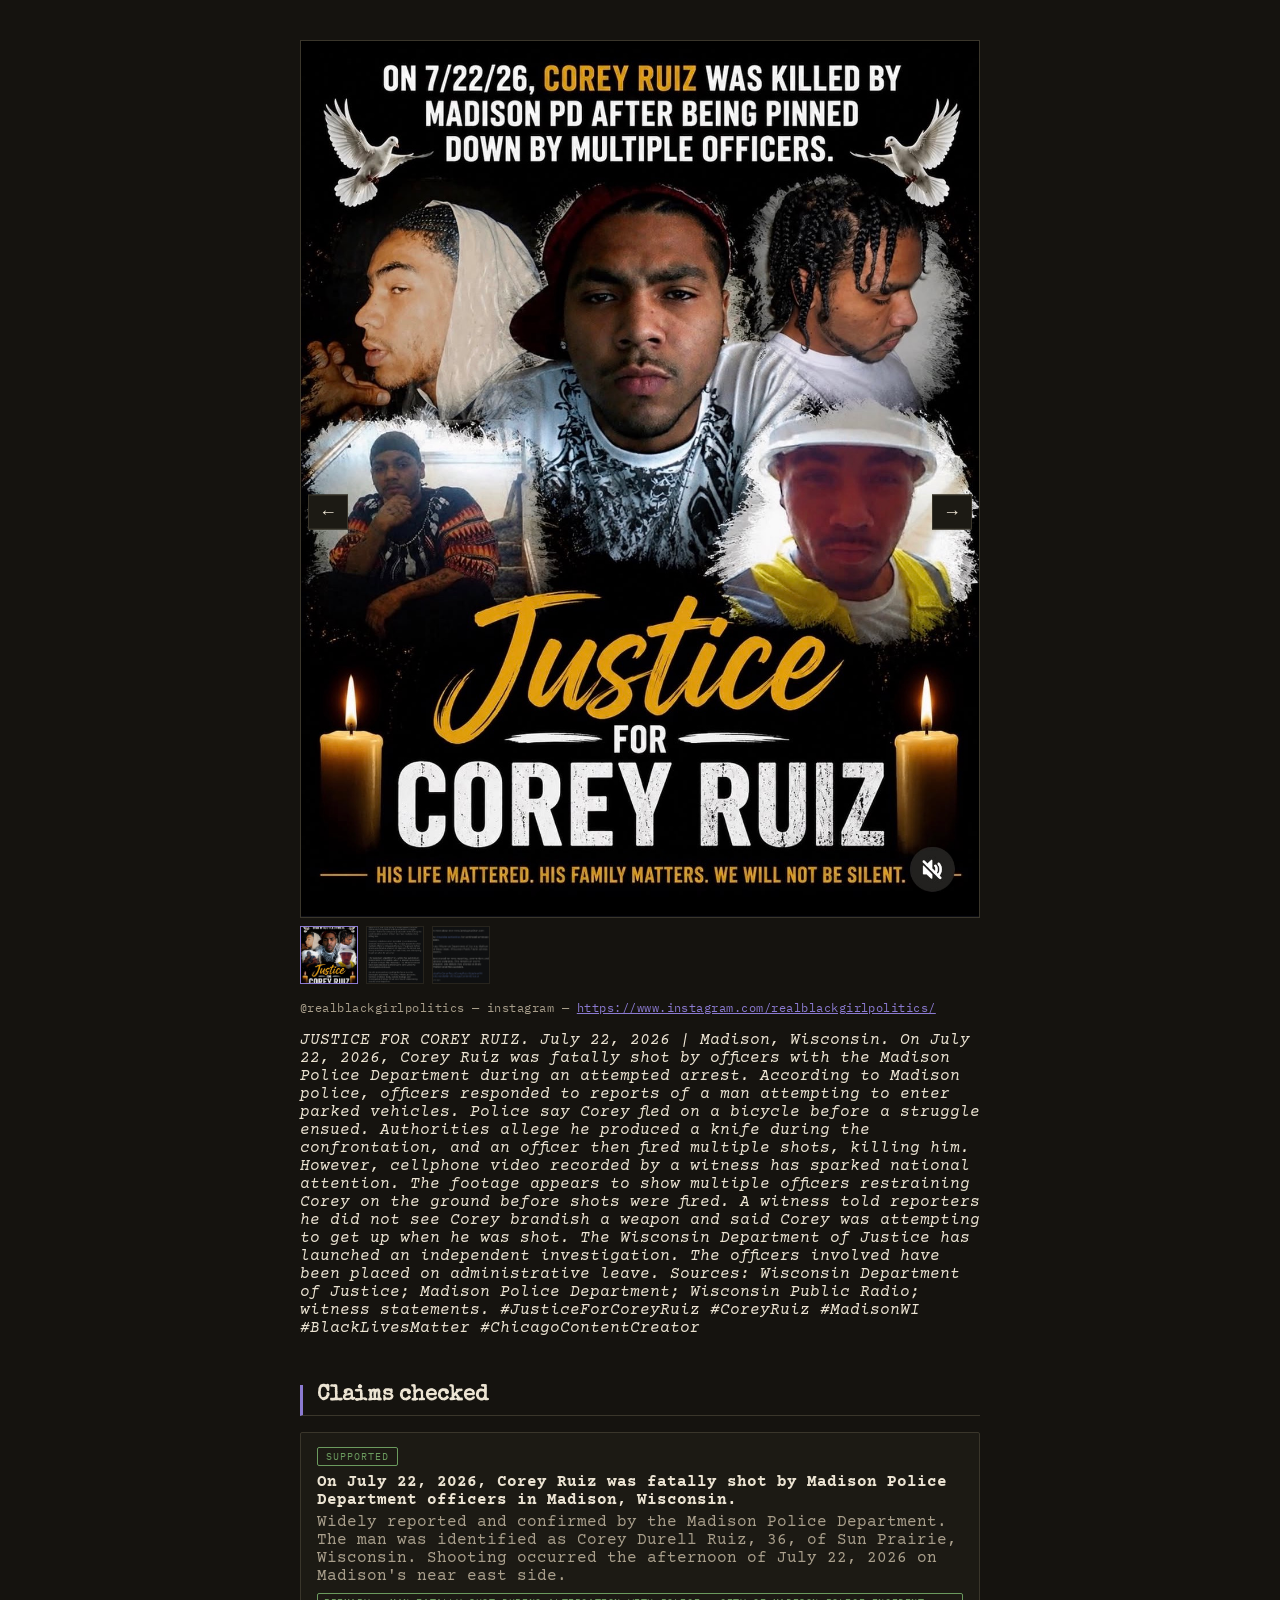
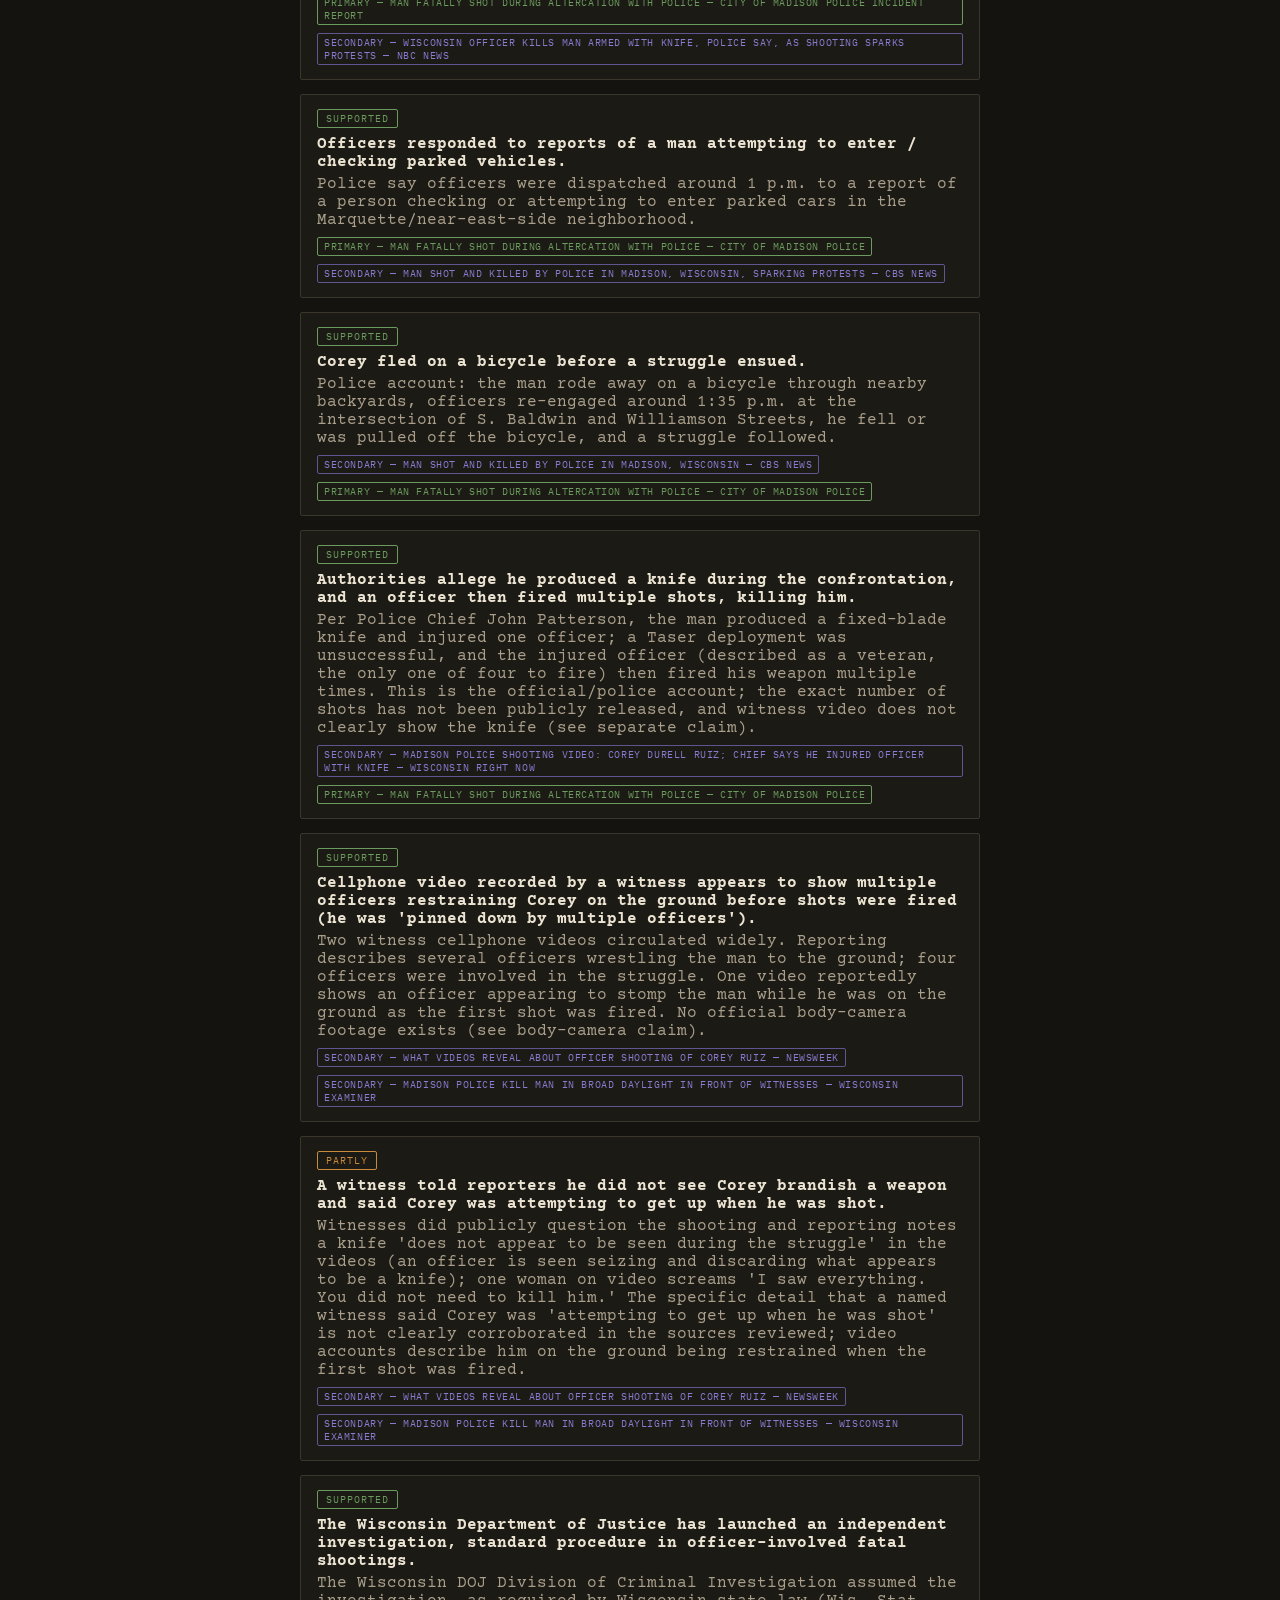
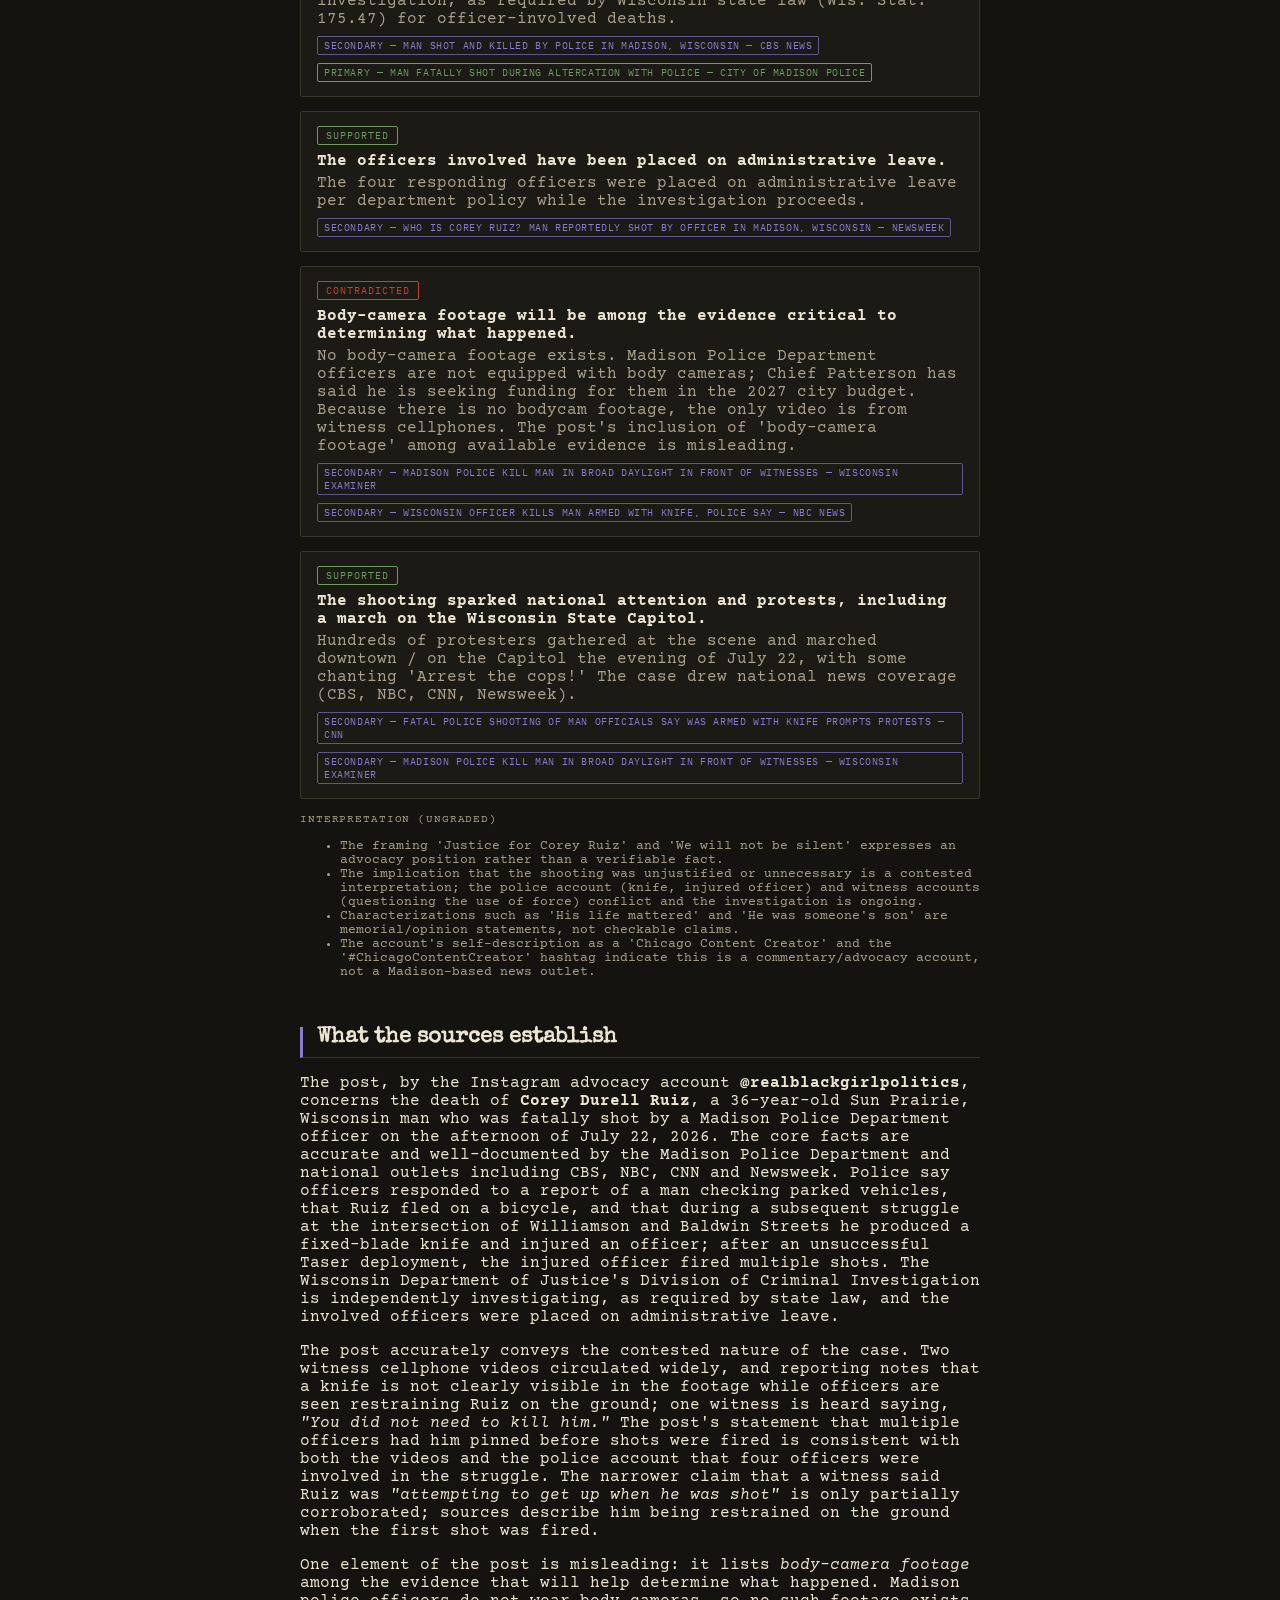
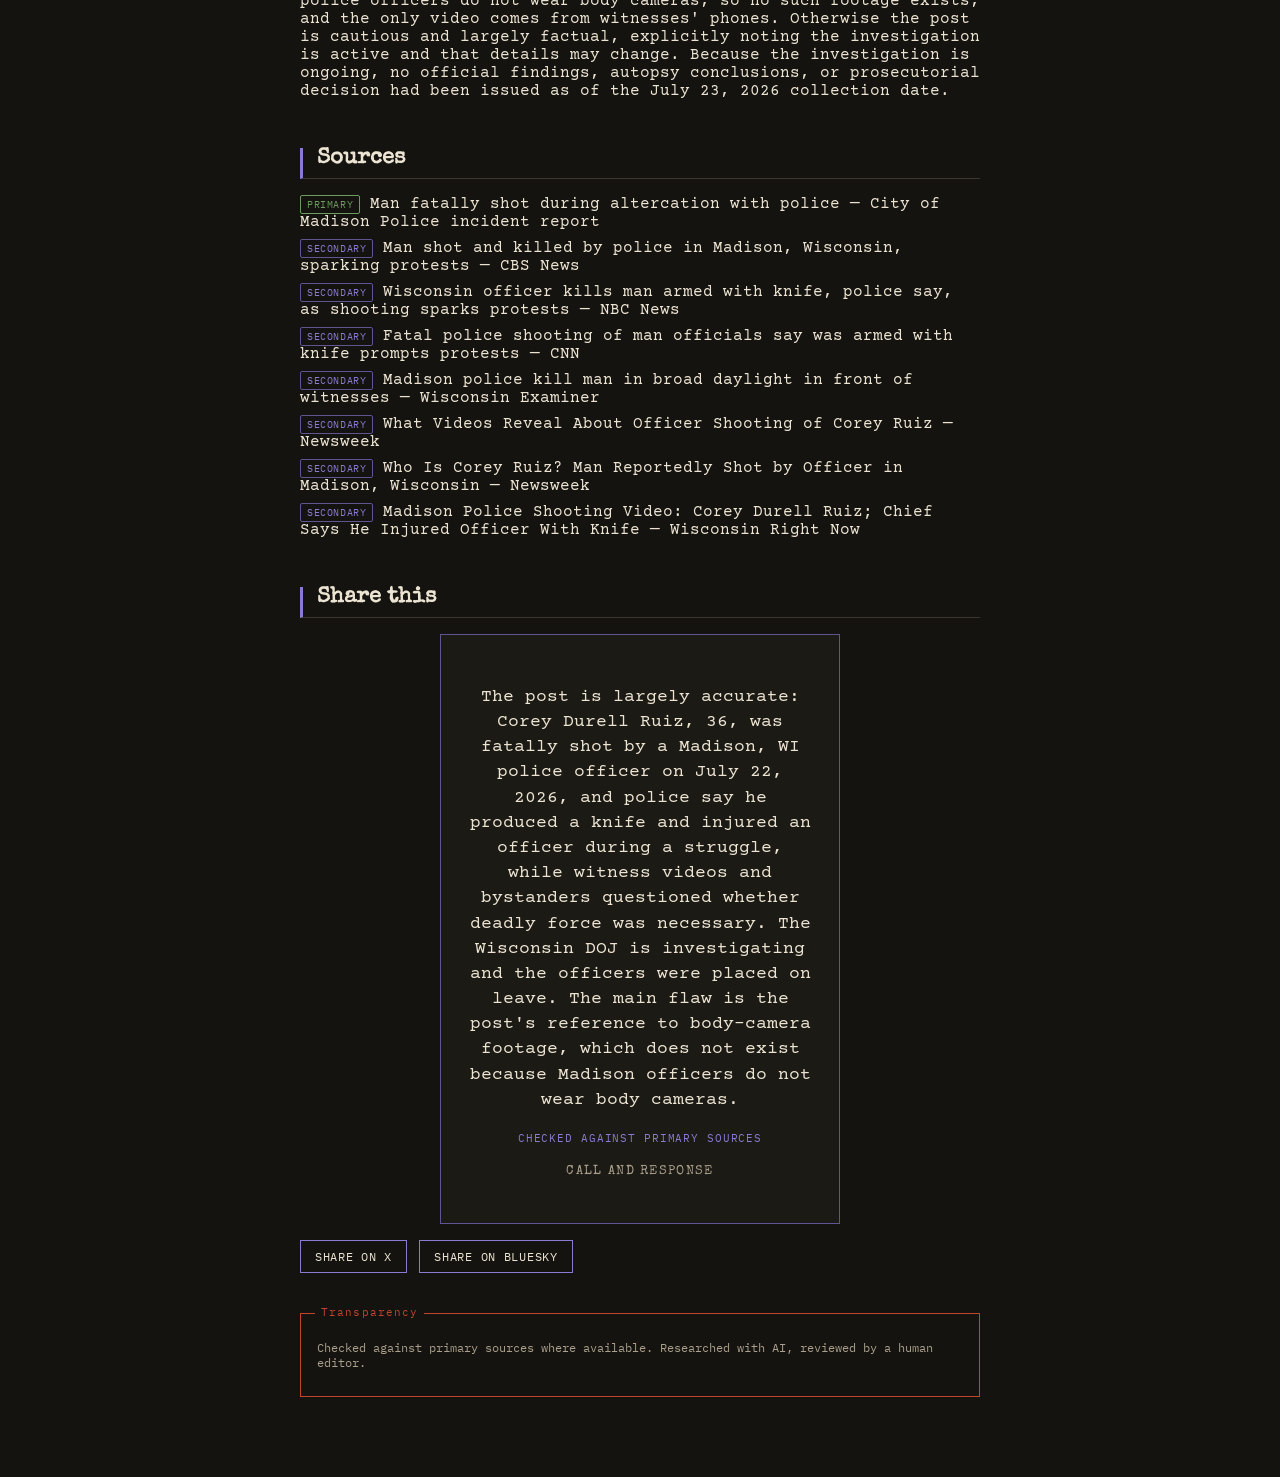
<file: briefs/2026-07-23-realblackgirlpolitics-corey-ruiz-madison-shooting/index.html>
<!doctype html>
<html lang="en">
<head>
<meta charset="utf-8">
<title>Source Audit — @realblackgirlpolitics</title>
<link rel="stylesheet" href="../../audit.css">
</head>
<body>
<main class="audit-brief">
  <section class="brief-post">
    <div class="carousel" data-carousel>
  <button class="carousel-arrow carousel-arrow--prev" aria-label="Previous panel" type="button">&larr;</button>
  <img src="panel-1.png" alt="Post panel 1" class="carousel-main">
  <button class="carousel-arrow carousel-arrow--next" aria-label="Next panel" type="button">&rarr;</button>
  <div class="carousel-thumbs"><button class="carousel-thumb is-active" data-src="panel-1.png" aria-label="Panel 1" type="button"><img src="panel-1.png" alt=""></button>
<button class="carousel-thumb" data-src="panel-2.png" aria-label="Panel 2" type="button"><img src="panel-2.png" alt=""></button>
<button class="carousel-thumb" data-src="panel-3.png" aria-label="Panel 3" type="button"><img src="panel-3.png" alt=""></button></div>
  <noscript><div class="carousel-fallback"><img src="panel-1.png" alt="Post panel 1">
<img src="panel-2.png" alt="Post panel 2">
<img src="panel-3.png" alt="Post panel 3"></div></noscript>
</div>
    <div class="brief-post-meta">@realblackgirlpolitics — instagram — <a href="https://www.instagram.com/realblackgirlpolitics/">https://www.instagram.com/realblackgirlpolitics/</a></div>
    <p class="brief-post-caption">JUSTICE FOR COREY RUIZ. July 22, 2026 | Madison, Wisconsin. On July 22, 2026, Corey Ruiz was fatally shot by officers with the Madison Police Department during an attempted arrest. According to Madison police, officers responded to reports of a man attempting to enter parked vehicles. Police say Corey fled on a bicycle before a struggle ensued. Authorities allege he produced a knife during the confrontation, and an officer then fired multiple shots, killing him. However, cellphone video recorded by a witness has sparked national attention. The footage appears to show multiple officers restraining Corey on the ground before shots were fired. A witness told reporters he did not see Corey brandish a weapon and said Corey was attempting to get up when he was shot. The Wisconsin Department of Justice has launched an independent investigation. The officers involved have been placed on administrative leave. Sources: Wisconsin Department of Justice; Madison Police Department; Wisconsin Public Radio; witness statements. #JusticeForCoreyRuiz #CoreyRuiz #MadisonWI #BlackLivesMatter #ChicagoContentCreator</p>
  </section>
  <section class="brief-claims">
    <h2>Claims checked</h2>
    <div class="claim">
  <span class="status-chip status-chip--supported">Supported</span>
  <p class="claim-text">On July 22, 2026, Corey Ruiz was fatally shot by Madison Police Department officers in Madison, Wisconsin.</p>
  <p class="claim-note">Widely reported and confirmed by the Madison Police Department. The man was identified as Corey Durell Ruiz, 36, of Sun Prairie, Wisconsin. Shooting occurred the afternoon of July 22, 2026 on Madison's near east side.</p>
  <div class="claim-sources"><a href="https://www.cityofmadison.com/police/incident-reports/2026-07-22/man-fatally-shot-during-altercation-with-police" class="tier-tag tier-tag--primary">Primary — Man fatally shot during altercation with police — City of Madison Police incident report</a>
<a href="https://www.nbcnews.com/news/us-news/madison-wisconsin-police-fatal-shooting-rcna588818" class="tier-tag tier-tag--secondary">Secondary — Wisconsin officer kills man armed with knife, police say, as shooting sparks protests — NBC News</a></div>
</div>
<div class="claim">
  <span class="status-chip status-chip--supported">Supported</span>
  <p class="claim-text">Officers responded to reports of a man attempting to enter / checking parked vehicles.</p>
  <p class="claim-note">Police say officers were dispatched around 1 p.m. to a report of a person checking or attempting to enter parked cars in the Marquette/near-east-side neighborhood.</p>
  <div class="claim-sources"><a href="https://www.cityofmadison.com/police/incident-reports/2026-07-22/man-fatally-shot-during-altercation-with-police" class="tier-tag tier-tag--primary">Primary — Man fatally shot during altercation with police — City of Madison Police</a>
<a href="https://www.cbsnews.com/news/madison-wisconsin-police-shooting/" class="tier-tag tier-tag--secondary">Secondary — Man shot and killed by police in Madison, Wisconsin, sparking protests — CBS News</a></div>
</div>
<div class="claim">
  <span class="status-chip status-chip--supported">Supported</span>
  <p class="claim-text">Corey fled on a bicycle before a struggle ensued.</p>
  <p class="claim-note">Police account: the man rode away on a bicycle through nearby backyards, officers re-engaged around 1:35 p.m. at the intersection of S. Baldwin and Williamson Streets, he fell or was pulled off the bicycle, and a struggle followed.</p>
  <div class="claim-sources"><a href="https://www.cbsnews.com/news/madison-wisconsin-police-shooting/" class="tier-tag tier-tag--secondary">Secondary — Man shot and killed by police in Madison, Wisconsin — CBS News</a>
<a href="https://www.cityofmadison.com/police/incident-reports/2026-07-22/man-fatally-shot-during-altercation-with-police" class="tier-tag tier-tag--primary">Primary — Man fatally shot during altercation with police — City of Madison Police</a></div>
</div>
<div class="claim">
  <span class="status-chip status-chip--supported">Supported</span>
  <p class="claim-text">Authorities allege he produced a knife during the confrontation, and an officer then fired multiple shots, killing him.</p>
  <p class="claim-note">Per Police Chief John Patterson, the man produced a fixed-blade knife and injured one officer; a Taser deployment was unsuccessful, and the injured officer (described as a veteran, the only one of four to fire) then fired his weapon multiple times. This is the official/police account; the exact number of shots has not been publicly released, and witness video does not clearly show the knife (see separate claim).</p>
  <div class="claim-sources"><a href="https://www.wisconsinrightnow.com/madison-police-shooting-video-corey-d-durell-ruiz/" class="tier-tag tier-tag--secondary">Secondary — Madison Police Shooting Video: Corey Durell Ruiz; Chief Says He Injured Officer With Knife — Wisconsin Right Now</a>
<a href="https://www.cityofmadison.com/police/incident-reports/2026-07-22/man-fatally-shot-during-altercation-with-police" class="tier-tag tier-tag--primary">Primary — Man fatally shot during altercation with police — City of Madison Police</a></div>
</div>
<div class="claim">
  <span class="status-chip status-chip--supported">Supported</span>
  <p class="claim-text">Cellphone video recorded by a witness appears to show multiple officers restraining Corey on the ground before shots were fired (he was 'pinned down by multiple officers').</p>
  <p class="claim-note">Two witness cellphone videos circulated widely. Reporting describes several officers wrestling the man to the ground; four officers were involved in the struggle. One video reportedly shows an officer appearing to stomp the man while he was on the ground as the first shot was fired. No official body-camera footage exists (see body-camera claim).</p>
  <div class="claim-sources"><a href="https://www.newsweek.com/what-videos-reveal-about-officer-shooting-corey-ruiz-12233600" class="tier-tag tier-tag--secondary">Secondary — What Videos Reveal About Officer Shooting of Corey Ruiz — Newsweek</a>
<a href="https://wisconsinexaminer.com/briefs/madison-police-kill-man-in-broad-daylight-in-front-of-witnesses/" class="tier-tag tier-tag--secondary">Secondary — Madison police kill man in broad daylight in front of witnesses — Wisconsin Examiner</a></div>
</div>
<div class="claim">
  <span class="status-chip status-chip--partial">Partly</span>
  <p class="claim-text">A witness told reporters he did not see Corey brandish a weapon and said Corey was attempting to get up when he was shot.</p>
  <p class="claim-note">Witnesses did publicly question the shooting and reporting notes a knife 'does not appear to be seen during the struggle' in the videos (an officer is seen seizing and discarding what appears to be a knife); one woman on video screams 'I saw everything. You did not need to kill him.' The specific detail that a named witness said Corey was 'attempting to get up when he was shot' is not clearly corroborated in the sources reviewed; video accounts describe him on the ground being restrained when the first shot was fired.</p>
  <div class="claim-sources"><a href="https://www.newsweek.com/what-videos-reveal-about-officer-shooting-corey-ruiz-12233600" class="tier-tag tier-tag--secondary">Secondary — What Videos Reveal About Officer Shooting of Corey Ruiz — Newsweek</a>
<a href="https://wisconsinexaminer.com/briefs/madison-police-kill-man-in-broad-daylight-in-front-of-witnesses/" class="tier-tag tier-tag--secondary">Secondary — Madison police kill man in broad daylight in front of witnesses — Wisconsin Examiner</a></div>
</div>
<div class="claim">
  <span class="status-chip status-chip--supported">Supported</span>
  <p class="claim-text">The Wisconsin Department of Justice has launched an independent investigation, standard procedure in officer-involved fatal shootings.</p>
  <p class="claim-note">The Wisconsin DOJ Division of Criminal Investigation assumed the investigation, as required by Wisconsin state law (Wis. Stat. 175.47) for officer-involved deaths.</p>
  <div class="claim-sources"><a href="https://www.cbsnews.com/news/madison-wisconsin-police-shooting/" class="tier-tag tier-tag--secondary">Secondary — Man shot and killed by police in Madison, Wisconsin — CBS News</a>
<a href="https://www.cityofmadison.com/police/incident-reports/2026-07-22/man-fatally-shot-during-altercation-with-police" class="tier-tag tier-tag--primary">Primary — Man fatally shot during altercation with police — City of Madison Police</a></div>
</div>
<div class="claim">
  <span class="status-chip status-chip--supported">Supported</span>
  <p class="claim-text">The officers involved have been placed on administrative leave.</p>
  <p class="claim-note">The four responding officers were placed on administrative leave per department policy while the investigation proceeds.</p>
  <div class="claim-sources"><a href="https://www.newsweek.com/who-is-corey-ruiz-man-reportedly-shot-by-officer-in-madison-wisconsin-12232222" class="tier-tag tier-tag--secondary">Secondary — Who Is Corey Ruiz? Man Reportedly Shot by Officer in Madison, Wisconsin — Newsweek</a></div>
</div>
<div class="claim">
  <span class="status-chip status-chip--contradicted">Contradicted</span>
  <p class="claim-text">Body-camera footage will be among the evidence critical to determining what happened.</p>
  <p class="claim-note">No body-camera footage exists. Madison Police Department officers are not equipped with body cameras; Chief Patterson has said he is seeking funding for them in the 2027 city budget. Because there is no bodycam footage, the only video is from witness cellphones. The post's inclusion of 'body-camera footage' among available evidence is misleading.</p>
  <div class="claim-sources"><a href="https://wisconsinexaminer.com/briefs/madison-police-kill-man-in-broad-daylight-in-front-of-witnesses/" class="tier-tag tier-tag--secondary">Secondary — Madison police kill man in broad daylight in front of witnesses — Wisconsin Examiner</a>
<a href="https://www.nbcnews.com/news/us-news/madison-wisconsin-police-fatal-shooting-rcna588818" class="tier-tag tier-tag--secondary">Secondary — Wisconsin officer kills man armed with knife, police say — NBC News</a></div>
</div>
<div class="claim">
  <span class="status-chip status-chip--supported">Supported</span>
  <p class="claim-text">The shooting sparked national attention and protests, including a march on the Wisconsin State Capitol.</p>
  <p class="claim-note">Hundreds of protesters gathered at the scene and marched downtown / on the Capitol the evening of July 22, with some chanting 'Arrest the cops!' The case drew national news coverage (CBS, NBC, CNN, Newsweek).</p>
  <div class="claim-sources"><a href="https://www.cnn.com/2026/07/22/us/madison-wisconsin-officer-shooting-kills-man" class="tier-tag tier-tag--secondary">Secondary — Fatal police shooting of man officials say was armed with knife prompts protests — CNN</a>
<a href="https://wisconsinexaminer.com/briefs/madison-police-kill-man-in-broad-daylight-in-front-of-witnesses/" class="tier-tag tier-tag--secondary">Secondary — Madison police kill man in broad daylight in front of witnesses — Wisconsin Examiner</a></div>
</div>
    <div class="interpretations"><p class="interpretations-label">Interpretation (ungraded)</p><ul><li>The framing 'Justice for Corey Ruiz' and 'We will not be silent' expresses an advocacy position rather than a verifiable fact.</li>
<li>The implication that the shooting was unjustified or unnecessary is a contested interpretation; the police account (knife, injured officer) and witness accounts (questioning the use of force) conflict and the investigation is ongoing.</li>
<li>Characterizations such as 'His life mattered' and 'He was someone's son' are memorial/opinion statements, not checkable claims.</li>
<li>The account's self-description as a 'Chicago Content Creator' and the '#ChicagoContentCreator' hashtag indicate this is a commentary/advocacy account, not a Madison-based news outlet.</li></ul></div>
  </section>
  <section class="brief-summary">
    <h2>What the sources establish</h2>
    <!-- trusted pre-formed HTML from the research contract (spec §4.5) — do
         not route untrusted post caption/claim text through this field -->
    <p>The post, by the Instagram advocacy account <strong>@realblackgirlpolitics</strong>, concerns the death of <strong>Corey Durell Ruiz</strong>, a 36-year-old Sun Prairie, Wisconsin man who was fatally shot by a Madison Police Department officer on the afternoon of July 22, 2026. The core facts are accurate and well-documented by the Madison Police Department and national outlets including CBS, NBC, CNN and Newsweek. Police say officers responded to a report of a man checking parked vehicles, that Ruiz fled on a bicycle, and that during a subsequent struggle at the intersection of Williamson and Baldwin Streets he produced a fixed-blade knife and injured an officer; after an unsuccessful Taser deployment, the injured officer fired multiple shots. The Wisconsin Department of Justice's Division of Criminal Investigation is independently investigating, as required by state law, and the involved officers were placed on administrative leave.</p><p>The post accurately conveys the contested nature of the case. Two witness cellphone videos circulated widely, and reporting notes that a knife is not clearly visible in the footage while officers are seen restraining Ruiz on the ground; one witness is heard saying, <em>"You did not need to kill him."</em> The post's statement that multiple officers had him pinned before shots were fired is consistent with both the videos and the police account that four officers were involved in the struggle. The narrower claim that a witness said Ruiz was <em>"attempting to get up when he was shot"</em> is only partially corroborated; sources describe him being restrained on the ground when the first shot was fired.</p><p>One element of the post is misleading: it lists <em>body-camera footage</em> among the evidence that will help determine what happened. Madison police officers do not wear body cameras, so no such footage exists, and the only video comes from witnesses' phones. Otherwise the post is cautious and largely factual, explicitly noting the investigation is active and that details may change. Because the investigation is ongoing, no official findings, autopsy conclusions, or prosecutorial decision had been issued as of the July 23, 2026 collection date.</p>
  </section>
  <section class="brief-sources">
    <h2>Sources</h2>
    <ul><li><a href="https://www.cityofmadison.com/police/incident-reports/2026-07-22/man-fatally-shot-during-altercation-with-police" class="tier-tag tier-tag--primary">Primary</a> Man fatally shot during altercation with police — City of Madison Police incident report</li>
<li><a href="https://www.cbsnews.com/news/madison-wisconsin-police-shooting/" class="tier-tag tier-tag--secondary">Secondary</a> Man shot and killed by police in Madison, Wisconsin, sparking protests — CBS News</li>
<li><a href="https://www.nbcnews.com/news/us-news/madison-wisconsin-police-fatal-shooting-rcna588818" class="tier-tag tier-tag--secondary">Secondary</a> Wisconsin officer kills man armed with knife, police say, as shooting sparks protests — NBC News</li>
<li><a href="https://www.cnn.com/2026/07/22/us/madison-wisconsin-officer-shooting-kills-man" class="tier-tag tier-tag--secondary">Secondary</a> Fatal police shooting of man officials say was armed with knife prompts protests — CNN</li>
<li><a href="https://wisconsinexaminer.com/briefs/madison-police-kill-man-in-broad-daylight-in-front-of-witnesses/" class="tier-tag tier-tag--secondary">Secondary</a> Madison police kill man in broad daylight in front of witnesses — Wisconsin Examiner</li>
<li><a href="https://www.newsweek.com/what-videos-reveal-about-officer-shooting-corey-ruiz-12233600" class="tier-tag tier-tag--secondary">Secondary</a> What Videos Reveal About Officer Shooting of Corey Ruiz — Newsweek</li>
<li><a href="https://www.newsweek.com/who-is-corey-ruiz-man-reportedly-shot-by-officer-in-madison-wisconsin-12232222" class="tier-tag tier-tag--secondary">Secondary</a> Who Is Corey Ruiz? Man Reportedly Shot by Officer in Madison, Wisconsin — Newsweek</li>
<li><a href="https://www.wisconsinrightnow.com/madison-police-shooting-video-corey-d-durell-ruiz/" class="tier-tag tier-tag--secondary">Secondary</a> Madison Police Shooting Video: Corey Durell Ruiz; Chief Says He Injured Officer With Knife — Wisconsin Right Now</li></ul>
  </section>
  <section class="brief-share">
    <h2>Share this</h2>
    <div class="ig-card">
  <p class="ig-card-synopsis">The post is largely accurate: Corey Durell Ruiz, 36, was fatally shot by a Madison, WI police officer on July 22, 2026, and police say he produced a knife and injured an officer during a struggle, while witness videos and bystanders questioned whether deadly force was necessary. The Wisconsin DOJ is investigating and the officers were placed on leave. The main flaw is the post's reference to body-camera footage, which does not exist because Madison officers do not wear body cameras.</p>
  <p class="ig-card-tag">Checked against primary sources</p>
  <p class="ig-card-mark">CALL AND RESPONSE</p>
</div>
    <div class="share-buttons">
  <a class="share-button share-button--x" href="https://twitter.com/intent/tweet?text=The%20post%20is%20largely%20accurate%3A%20Corey%20Durell%20Ruiz%2C%2036%2C%20was%20fatally%20shot%20by%20a%20Madison%2C%20WI%20police%20officer%20on%20July%2022%2C%202026%2C%20and%20police%20say%20he%20produced%20a%20knife%20and%20injured%20an%20officer%20during%20a%20struggle%2C%20while%20witness%20videos%20and%20bystanders%20questioned%20whether%20deadly%20force%20was%20necessary.%20The%20Wisconsin%20DOJ%20is%20investigating%20and%20the%20officers%20were%20placed%20on%20leave.%20The%20main%20flaw%20is%20the%20post's%20reference%20to%20body-camera%20footage%2C%20which%20does%20not%20exist%20because%20Madison%20officers%20do%20not%20wear%20body%20cameras.&amp;url=https%3A%2F%2Fcall-and-response.github.io%2Fsite%2Fbriefs%2F2026-07-23-realblackgirlpolitics-corey-ruiz-madison-shooting%2Findex.html" target="_blank" rel="noopener">Share on X</a>
  <a class="share-button share-button--bluesky" href="https://bsky.app/intent/compose?text=The%20post%20is%20largely%20accurate%3A%20Corey%20Durell%20Ruiz%2C%2036%2C%20was%20fatally%20shot%20by%20a%20Madison%2C%20WI%20police%20officer%20on%20July%2022%2C%202026%2C%20and%20police%20say%20he%20produced%20a%20knife%20and%20injured%20an%20officer%20during%20a%20struggle%2C%20while%20witness%20videos%20and%20bystanders%20questioned%20whether%20deadly%20force%20was%20necessary.%20The%20Wisconsin%20DOJ%20is%20investigating%20and%20the%20officers%20were%20placed%20on%20leave.%20The%20main%20flaw%20is%20the%20post's%20reference%20to%20body-camera%20footage%2C%20which%20does%20not%20exist%20because%20Madison%20officers%20do%20not%20wear%20body%20cameras.%20https%3A%2F%2Fcall-and-response.github.io%2Fsite%2Fbriefs%2F2026-07-23-realblackgirlpolitics-corey-ruiz-madison-shooting%2Findex.html" target="_blank" rel="noopener">Share on Bluesky</a>
</div>
  </section>
  <div class="disclosure">
    <div class="stamp-label">Transparency</div>
    <p>Checked against primary sources where available. Researched with AI, reviewed by a human editor.</p>
  </div>
</main>
<script>
document.querySelectorAll('[data-carousel]').forEach((carousel) => {
  const main = carousel.querySelector('.carousel-main');
  const thumbs = Array.from(carousel.querySelectorAll('.carousel-thumb'));
  const prev = carousel.querySelector('.carousel-arrow--prev');
  const next = carousel.querySelector('.carousel-arrow--next');
  let index = 0;
  function show(i) {
    index = (i + thumbs.length) % thumbs.length;
    main.src = thumbs[index].dataset.src;
    thumbs.forEach((t, ti) => t.classList.toggle('is-active', ti === index));
  }
  thumbs.forEach((t, i) => t.addEventListener('click', () => show(i)));
  prev.addEventListener('click', () => show(index - 1));
  next.addEventListener('click', () => show(index + 1));
  carousel.setAttribute('tabindex', '0');
  carousel.addEventListener('keydown', (e) => {
    if (e.key === 'ArrowLeft') show(index - 1);
    if (e.key === 'ArrowRight') show(index + 1);
  });
});
</script>
</body>
</html>
</file>
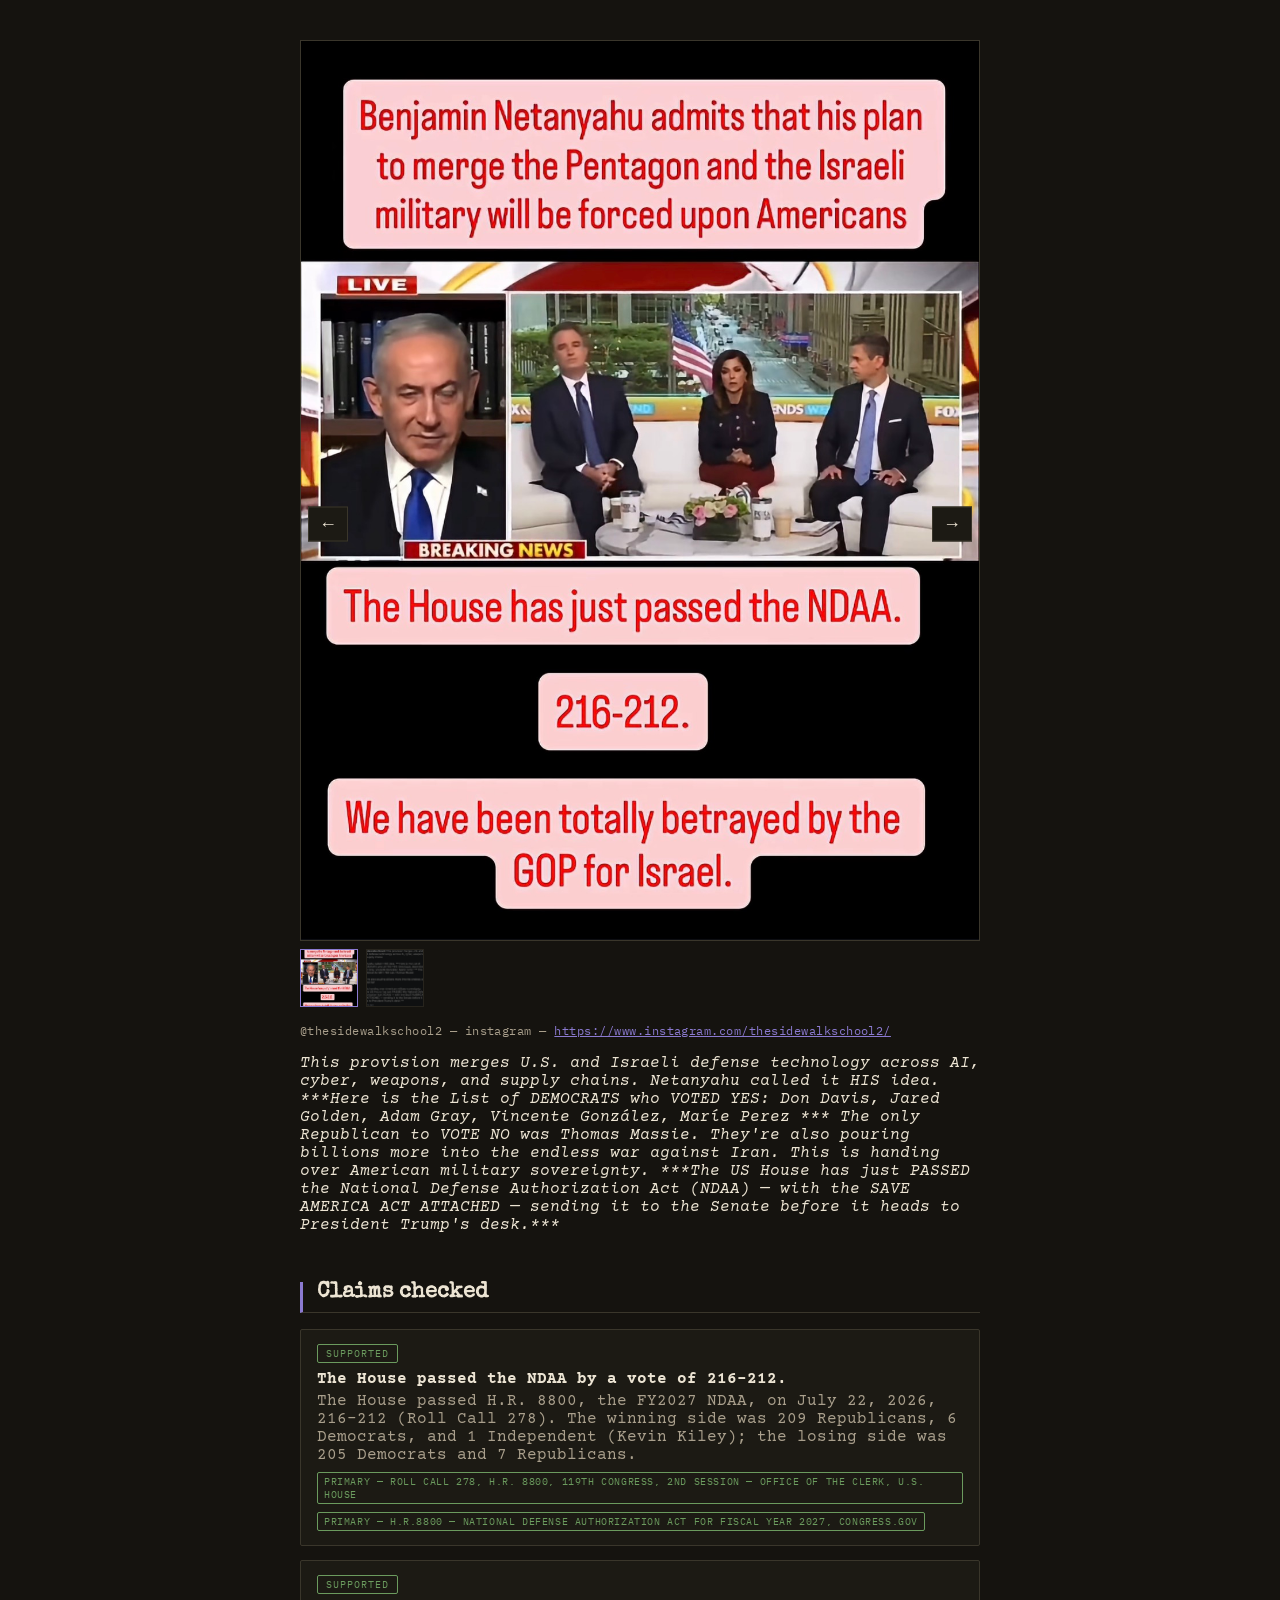
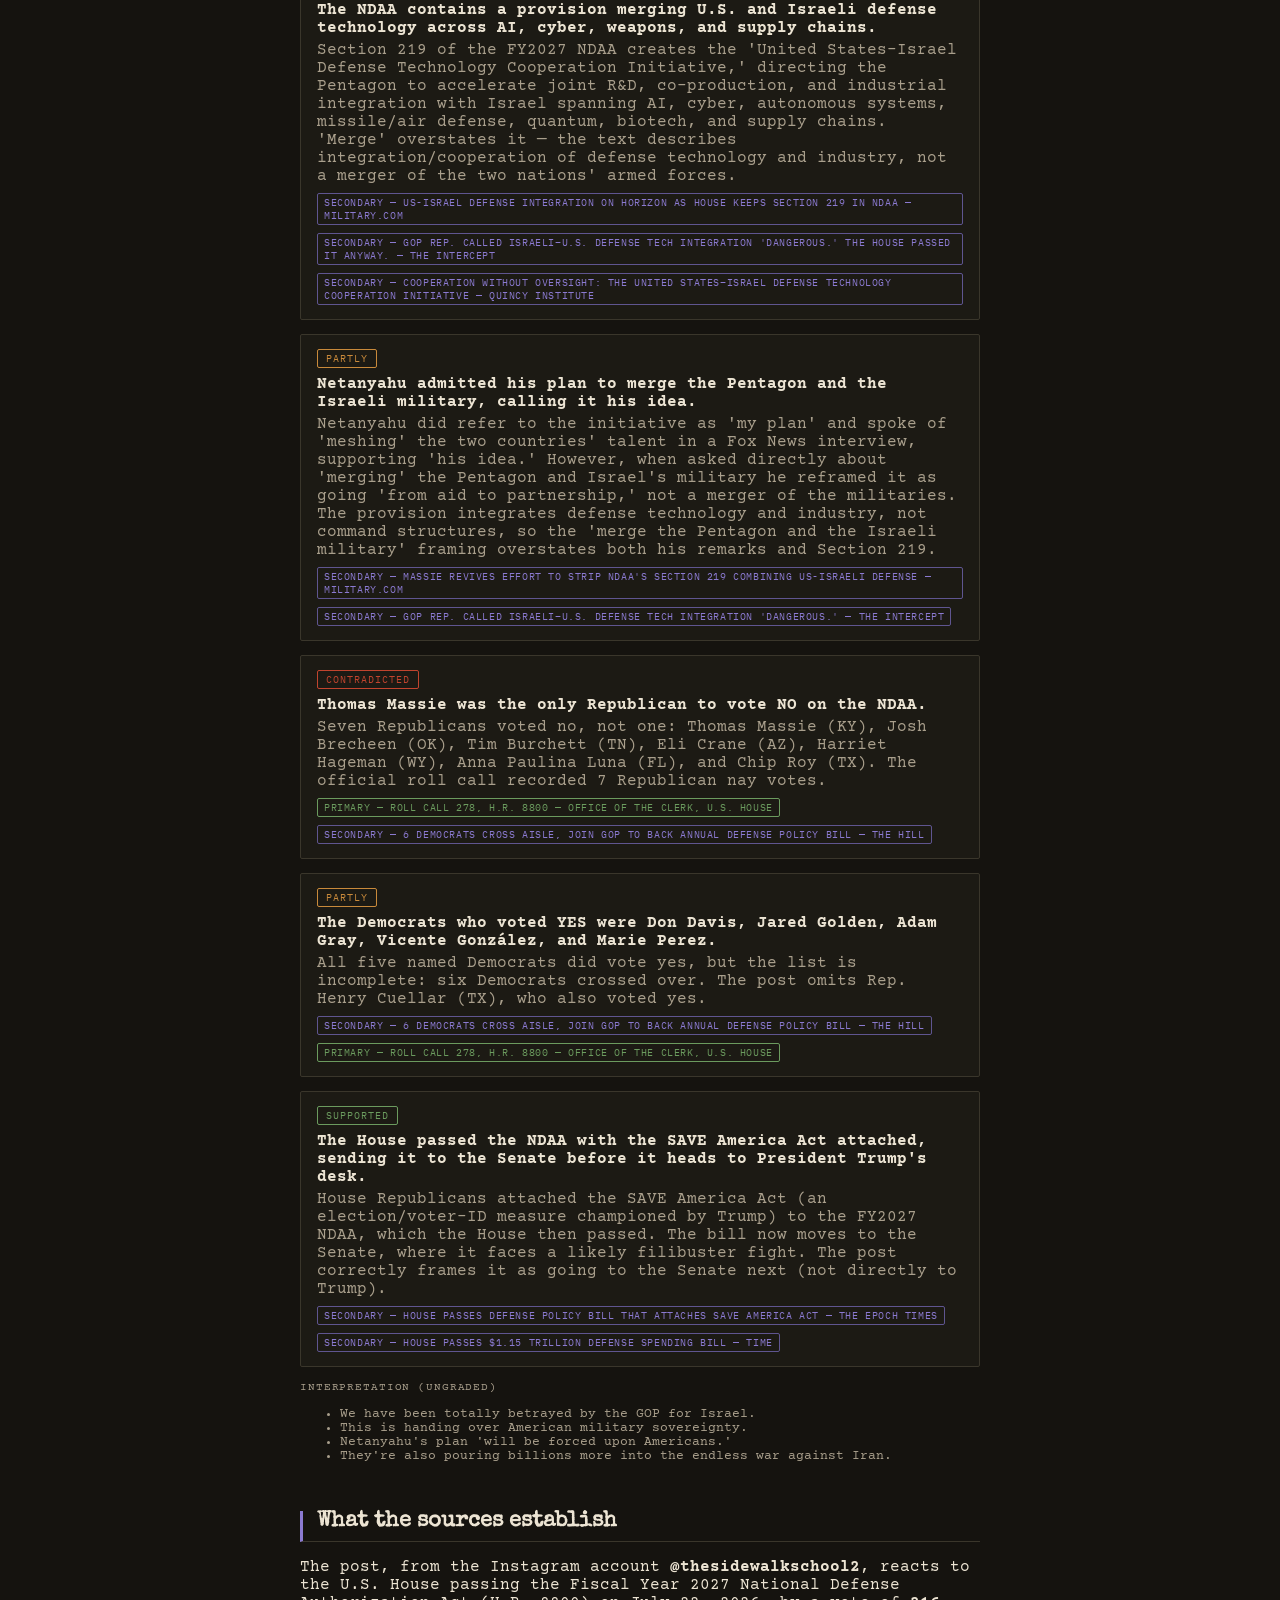
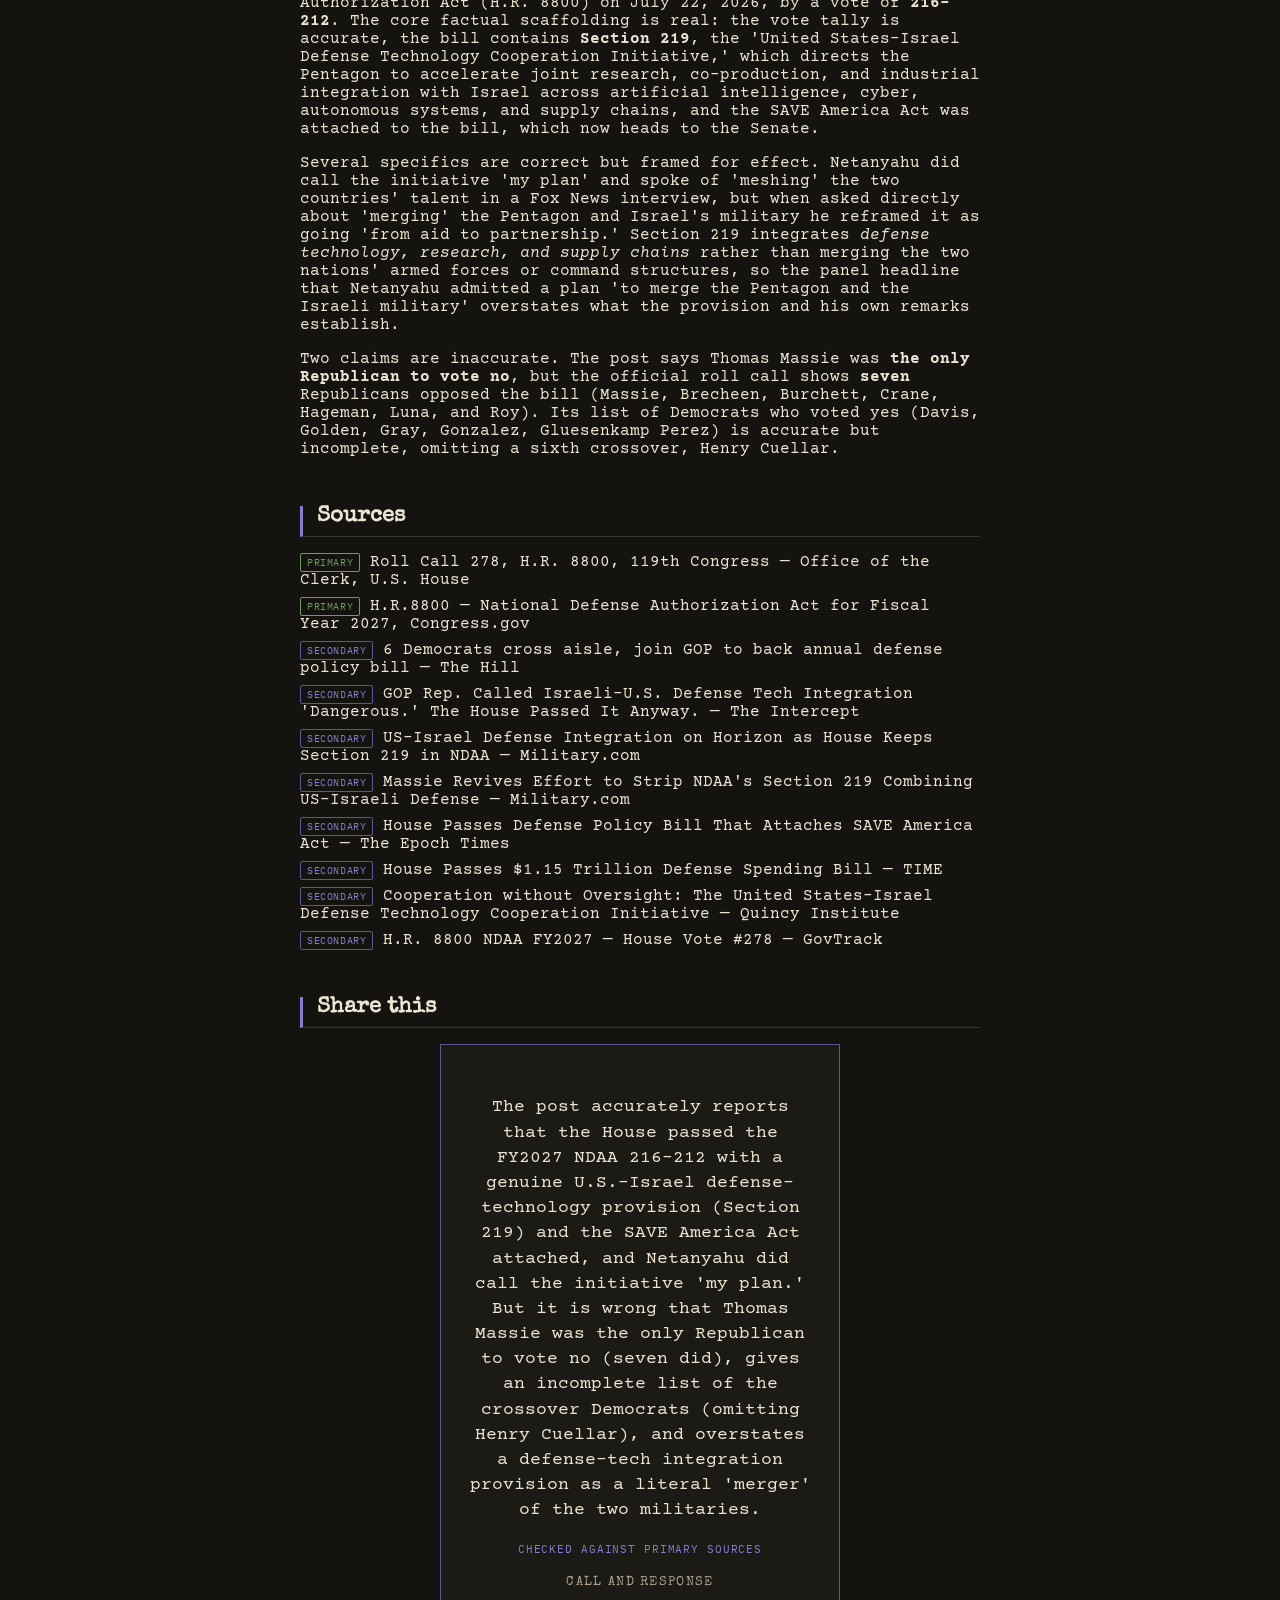
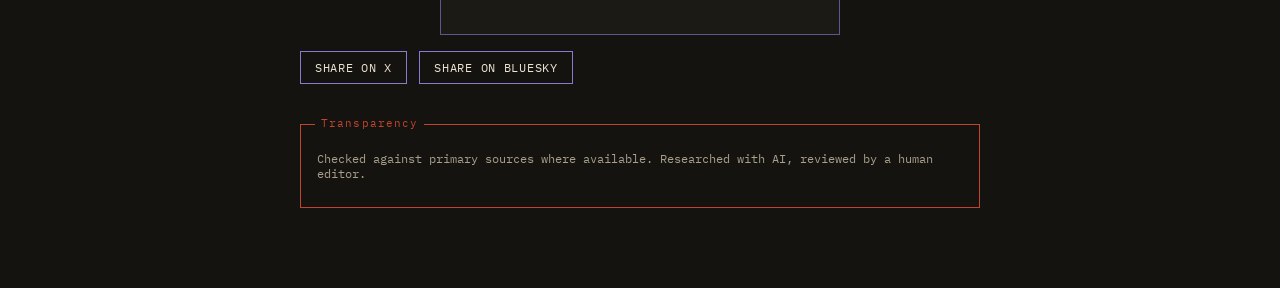
<file: briefs/2026-07-23-thesidewalkschool2-ndaa-israel-defense-merger/index.html>
<!doctype html>
<html lang="en">
<head>
<meta charset="utf-8">
<title>Source Audit — @thesidewalkschool2</title>
<link rel="stylesheet" href="../../audit.css">
</head>
<body>
<main class="audit-brief">
  <section class="brief-post">
    <div class="carousel" data-carousel>
  <button class="carousel-arrow carousel-arrow--prev" aria-label="Previous panel" type="button">&larr;</button>
  <img src="panel-1.png" alt="Post panel 1" class="carousel-main">
  <button class="carousel-arrow carousel-arrow--next" aria-label="Next panel" type="button">&rarr;</button>
  <div class="carousel-thumbs"><button class="carousel-thumb is-active" data-src="panel-1.png" aria-label="Panel 1" type="button"><img src="panel-1.png" alt=""></button>
<button class="carousel-thumb" data-src="panel-2.png" aria-label="Panel 2" type="button"><img src="panel-2.png" alt=""></button></div>
  <noscript><div class="carousel-fallback"><img src="panel-1.png" alt="Post panel 1">
<img src="panel-2.png" alt="Post panel 2"></div></noscript>
</div>
    <div class="brief-post-meta">@thesidewalkschool2 — instagram — <a href="https://www.instagram.com/thesidewalkschool2/">https://www.instagram.com/thesidewalkschool2/</a></div>
    <p class="brief-post-caption">This provision merges U.S. and Israeli defense technology across AI, cyber, weapons, and supply chains. Netanyahu called it HIS idea. ***Here is the List of DEMOCRATS who VOTED YES: Don Davis, Jared Golden, Adam Gray, Vincente González, Maríe Perez *** The only Republican to VOTE NO was Thomas Massie. They're also pouring billions more into the endless war against Iran. This is handing over American military sovereignty. ***The US House has just PASSED the National Defense Authorization Act (NDAA) — with the SAVE AMERICA ACT ATTACHED — sending it to the Senate before it heads to President Trump's desk.***</p>
  </section>
  <section class="brief-claims">
    <h2>Claims checked</h2>
    <div class="claim">
  <span class="status-chip status-chip--supported">Supported</span>
  <p class="claim-text">The House passed the NDAA by a vote of 216-212.</p>
  <p class="claim-note">The House passed H.R. 8800, the FY2027 NDAA, on July 22, 2026, 216-212 (Roll Call 278). The winning side was 209 Republicans, 6 Democrats, and 1 Independent (Kevin Kiley); the losing side was 205 Democrats and 7 Republicans.</p>
  <div class="claim-sources"><a href="https://clerk.house.gov/Votes/2026278" class="tier-tag tier-tag--primary">Primary — Roll Call 278, H.R. 8800, 119th Congress, 2nd Session — Office of the Clerk, U.S. House</a>
<a href="https://www.congress.gov/bill/119th-congress/house-bill/8800" class="tier-tag tier-tag--primary">Primary — H.R.8800 — National Defense Authorization Act for Fiscal Year 2027, Congress.gov</a></div>
</div>
<div class="claim">
  <span class="status-chip status-chip--supported">Supported</span>
  <p class="claim-text">The NDAA contains a provision merging U.S. and Israeli defense technology across AI, cyber, weapons, and supply chains.</p>
  <p class="claim-note">Section 219 of the FY2027 NDAA creates the 'United States-Israel Defense Technology Cooperation Initiative,' directing the Pentagon to accelerate joint R&amp;D, co-production, and industrial integration with Israel spanning AI, cyber, autonomous systems, missile/air defense, quantum, biotech, and supply chains. 'Merge' overstates it — the text describes integration/cooperation of defense technology and industry, not a merger of the two nations' armed forces.</p>
  <div class="claim-sources"><a href="https://www.military.com/us-israel-defense-integration-horizon-house-keeps-section-219-ndaa" class="tier-tag tier-tag--secondary">Secondary — US-Israel Defense Integration on Horizon as House Keeps Section 219 in NDAA — Military.com</a>
<a href="https://theintercept.com/2026/07/22/ndaa-defense-bill-pentagon-israel-massie/" class="tier-tag tier-tag--secondary">Secondary — GOP Rep. Called Israeli–U.S. Defense Tech Integration 'Dangerous.' The House Passed It Anyway. — The Intercept</a>
<a href="https://quincyinst.org/research/cooperation-without-oversight-the-united-states-israel-defense-technology-cooperation-initiative/" class="tier-tag tier-tag--secondary">Secondary — Cooperation without Oversight: The United States–Israel Defense Technology Cooperation Initiative — Quincy Institute</a></div>
</div>
<div class="claim">
  <span class="status-chip status-chip--partial">Partly</span>
  <p class="claim-text">Netanyahu admitted his plan to merge the Pentagon and the Israeli military, calling it his idea.</p>
  <p class="claim-note">Netanyahu did refer to the initiative as 'my plan' and spoke of 'meshing' the two countries' talent in a Fox News interview, supporting 'his idea.' However, when asked directly about 'merging' the Pentagon and Israel's military he reframed it as going 'from aid to partnership,' not a merger of the militaries. The provision integrates defense technology and industry, not command structures, so the 'merge the Pentagon and the Israeli military' framing overstates both his remarks and Section 219.</p>
  <div class="claim-sources"><a href="https://www.military.com/massie-revives-effort-strip-ndaa-section-219-combining-us-israeli-defense" class="tier-tag tier-tag--secondary">Secondary — Massie Revives Effort to Strip NDAA's Section 219 Combining US-Israeli Defense — Military.com</a>
<a href="https://theintercept.com/2026/07/22/ndaa-defense-bill-pentagon-israel-massie/" class="tier-tag tier-tag--secondary">Secondary — GOP Rep. Called Israeli–U.S. Defense Tech Integration 'Dangerous.' — The Intercept</a></div>
</div>
<div class="claim">
  <span class="status-chip status-chip--contradicted">Contradicted</span>
  <p class="claim-text">Thomas Massie was the only Republican to vote NO on the NDAA.</p>
  <p class="claim-note">Seven Republicans voted no, not one: Thomas Massie (KY), Josh Brecheen (OK), Tim Burchett (TN), Eli Crane (AZ), Harriet Hageman (WY), Anna Paulina Luna (FL), and Chip Roy (TX). The official roll call recorded 7 Republican nay votes.</p>
  <div class="claim-sources"><a href="https://clerk.house.gov/Votes/2026278" class="tier-tag tier-tag--primary">Primary — Roll Call 278, H.R. 8800 — Office of the Clerk, U.S. House</a>
<a href="https://thehill.com/homenews/house/5984555-democrats-join-gop-vote-ndaa/" class="tier-tag tier-tag--secondary">Secondary — 6 Democrats cross aisle, join GOP to back annual defense policy bill — The Hill</a></div>
</div>
<div class="claim">
  <span class="status-chip status-chip--partial">Partly</span>
  <p class="claim-text">The Democrats who voted YES were Don Davis, Jared Golden, Adam Gray, Vicente González, and Marie Perez.</p>
  <p class="claim-note">All five named Democrats did vote yes, but the list is incomplete: six Democrats crossed over. The post omits Rep. Henry Cuellar (TX), who also voted yes.</p>
  <div class="claim-sources"><a href="https://thehill.com/homenews/house/5984555-democrats-join-gop-vote-ndaa/" class="tier-tag tier-tag--secondary">Secondary — 6 Democrats cross aisle, join GOP to back annual defense policy bill — The Hill</a>
<a href="https://clerk.house.gov/Votes/2026278" class="tier-tag tier-tag--primary">Primary — Roll Call 278, H.R. 8800 — Office of the Clerk, U.S. House</a></div>
</div>
<div class="claim">
  <span class="status-chip status-chip--supported">Supported</span>
  <p class="claim-text">The House passed the NDAA with the SAVE America Act attached, sending it to the Senate before it heads to President Trump's desk.</p>
  <p class="claim-note">House Republicans attached the SAVE America Act (an election/voter-ID measure championed by Trump) to the FY2027 NDAA, which the House then passed. The bill now moves to the Senate, where it faces a likely filibuster fight. The post correctly frames it as going to the Senate next (not directly to Trump).</p>
  <div class="claim-sources"><a href="https://www.theepochtimes.com/us/house-passes-defense-policy-bill-that-attaches-save-america-act-6065620" class="tier-tag tier-tag--secondary">Secondary — House Passes Defense Policy Bill That Attaches SAVE America Act — The Epoch Times</a>
<a href="https://time.com/article/2026/07/22/house-annual-defense-spending-bill-save-america-act-iran-war/" class="tier-tag tier-tag--secondary">Secondary — House Passes $1.15 Trillion Defense Spending Bill — TIME</a></div>
</div>
    <div class="interpretations"><p class="interpretations-label">Interpretation (ungraded)</p><ul><li>We have been totally betrayed by the GOP for Israel.</li>
<li>This is handing over American military sovereignty.</li>
<li>Netanyahu's plan 'will be forced upon Americans.'</li>
<li>They're also pouring billions more into the endless war against Iran.</li></ul></div>
  </section>
  <section class="brief-summary">
    <h2>What the sources establish</h2>
    <!-- trusted pre-formed HTML from the research contract (spec §4.5) — do
         not route untrusted post caption/claim text through this field -->
    <p>The post, from the Instagram account <strong>@thesidewalkschool2</strong>, reacts to the U.S. House passing the Fiscal Year 2027 National Defense Authorization Act (H.R. 8800) on July 22, 2026, by a vote of <strong>216-212</strong>. The core factual scaffolding is real: the vote tally is accurate, the bill contains <strong>Section 219</strong>, the 'United States-Israel Defense Technology Cooperation Initiative,' which directs the Pentagon to accelerate joint research, co-production, and industrial integration with Israel across artificial intelligence, cyber, autonomous systems, and supply chains, and the SAVE America Act was attached to the bill, which now heads to the Senate.</p><p>Several specifics are correct but framed for effect. Netanyahu did call the initiative 'my plan' and spoke of 'meshing' the two countries' talent in a Fox News interview, but when asked directly about 'merging' the Pentagon and Israel's military he reframed it as going 'from aid to partnership.' Section 219 integrates <em>defense technology, research, and supply chains</em> rather than merging the two nations' armed forces or command structures, so the panel headline that Netanyahu admitted a plan 'to merge the Pentagon and the Israeli military' overstates what the provision and his own remarks establish.</p><p>Two claims are inaccurate. The post says Thomas Massie was <strong>the only Republican to vote no</strong>, but the official roll call shows <strong>seven</strong> Republicans opposed the bill (Massie, Brecheen, Burchett, Crane, Hageman, Luna, and Roy). Its list of Democrats who voted yes (Davis, Golden, Gray, Gonzalez, Gluesenkamp Perez) is accurate but incomplete, omitting a sixth crossover, Henry Cuellar.</p>
  </section>
  <section class="brief-sources">
    <h2>Sources</h2>
    <ul><li><a href="https://clerk.house.gov/Votes/2026278" class="tier-tag tier-tag--primary">Primary</a> Roll Call 278, H.R. 8800, 119th Congress — Office of the Clerk, U.S. House</li>
<li><a href="https://www.congress.gov/bill/119th-congress/house-bill/8800" class="tier-tag tier-tag--primary">Primary</a> H.R.8800 — National Defense Authorization Act for Fiscal Year 2027, Congress.gov</li>
<li><a href="https://thehill.com/homenews/house/5984555-democrats-join-gop-vote-ndaa/" class="tier-tag tier-tag--secondary">Secondary</a> 6 Democrats cross aisle, join GOP to back annual defense policy bill — The Hill</li>
<li><a href="https://theintercept.com/2026/07/22/ndaa-defense-bill-pentagon-israel-massie/" class="tier-tag tier-tag--secondary">Secondary</a> GOP Rep. Called Israeli–U.S. Defense Tech Integration 'Dangerous.' The House Passed It Anyway. — The Intercept</li>
<li><a href="https://www.military.com/us-israel-defense-integration-horizon-house-keeps-section-219-ndaa" class="tier-tag tier-tag--secondary">Secondary</a> US-Israel Defense Integration on Horizon as House Keeps Section 219 in NDAA — Military.com</li>
<li><a href="https://www.military.com/massie-revives-effort-strip-ndaa-section-219-combining-us-israeli-defense" class="tier-tag tier-tag--secondary">Secondary</a> Massie Revives Effort to Strip NDAA's Section 219 Combining US-Israeli Defense — Military.com</li>
<li><a href="https://www.theepochtimes.com/us/house-passes-defense-policy-bill-that-attaches-save-america-act-6065620" class="tier-tag tier-tag--secondary">Secondary</a> House Passes Defense Policy Bill That Attaches SAVE America Act — The Epoch Times</li>
<li><a href="https://time.com/article/2026/07/22/house-annual-defense-spending-bill-save-america-act-iran-war/" class="tier-tag tier-tag--secondary">Secondary</a> House Passes $1.15 Trillion Defense Spending Bill — TIME</li>
<li><a href="https://quincyinst.org/research/cooperation-without-oversight-the-united-states-israel-defense-technology-cooperation-initiative/" class="tier-tag tier-tag--secondary">Secondary</a> Cooperation without Oversight: The United States–Israel Defense Technology Cooperation Initiative — Quincy Institute</li>
<li><a href="https://www.govtrack.us/congress/votes/119-2026/h278" class="tier-tag tier-tag--secondary">Secondary</a> H.R. 8800 NDAA FY2027 — House Vote #278 — GovTrack</li></ul>
  </section>
  <section class="brief-share">
    <h2>Share this</h2>
    <div class="ig-card">
  <p class="ig-card-synopsis">The post accurately reports that the House passed the FY2027 NDAA 216-212 with a genuine U.S.-Israel defense-technology provision (Section 219) and the SAVE America Act attached, and Netanyahu did call the initiative 'my plan.' But it is wrong that Thomas Massie was the only Republican to vote no (seven did), gives an incomplete list of the crossover Democrats (omitting Henry Cuellar), and overstates a defense-tech integration provision as a literal 'merger' of the two militaries.</p>
  <p class="ig-card-tag">Checked against primary sources</p>
  <p class="ig-card-mark">CALL AND RESPONSE</p>
</div>
    <div class="share-buttons">
  <a class="share-button share-button--x" href="https://twitter.com/intent/tweet?text=The%20post%20accurately%20reports%20that%20the%20House%20passed%20the%20FY2027%20NDAA%20216-212%20with%20a%20genuine%20U.S.-Israel%20defense-technology%20provision%20(Section%20219)%20and%20the%20SAVE%20America%20Act%20attached%2C%20and%20Netanyahu%20did%20call%20the%20initiative%20'my%20plan.'%20But%20it%20is%20wrong%20that%20Thomas%20Massie%20was%20the%20only%20Republican%20to%20vote%20no%20(seven%20did)%2C%20gives%20an%20incomplete%20list%20of%20the%20crossover%20Democrats%20(omitting%20Henry%20Cuellar)%2C%20and%20overstates%20a%20defense-tech%20integration%20provision%20as%20a%20literal%20'merger'%20of%20the%20two%20militaries.&amp;url=https%3A%2F%2Fcall-and-response.github.io%2Fsite%2Fbriefs%2F2026-07-23-thesidewalkschool2-ndaa-israel-defense-merger%2Findex.html" target="_blank" rel="noopener">Share on X</a>
  <a class="share-button share-button--bluesky" href="https://bsky.app/intent/compose?text=The%20post%20accurately%20reports%20that%20the%20House%20passed%20the%20FY2027%20NDAA%20216-212%20with%20a%20genuine%20U.S.-Israel%20defense-technology%20provision%20(Section%20219)%20and%20the%20SAVE%20America%20Act%20attached%2C%20and%20Netanyahu%20did%20call%20the%20initiative%20'my%20plan.'%20But%20it%20is%20wrong%20that%20Thomas%20Massie%20was%20the%20only%20Republican%20to%20vote%20no%20(seven%20did)%2C%20gives%20an%20incomplete%20list%20of%20the%20crossover%20Democrats%20(omitting%20Henry%20Cuellar)%2C%20and%20overstates%20a%20defense-tech%20integration%20provision%20as%20a%20literal%20'merger'%20of%20the%20two%20militaries.%20https%3A%2F%2Fcall-and-response.github.io%2Fsite%2Fbriefs%2F2026-07-23-thesidewalkschool2-ndaa-israel-defense-merger%2Findex.html" target="_blank" rel="noopener">Share on Bluesky</a>
</div>
  </section>
  <div class="disclosure">
    <div class="stamp-label">Transparency</div>
    <p>Checked against primary sources where available. Researched with AI, reviewed by a human editor.</p>
  </div>
</main>
<script>
document.querySelectorAll('[data-carousel]').forEach((carousel) => {
  const main = carousel.querySelector('.carousel-main');
  const thumbs = Array.from(carousel.querySelectorAll('.carousel-thumb'));
  const prev = carousel.querySelector('.carousel-arrow--prev');
  const next = carousel.querySelector('.carousel-arrow--next');
  let index = 0;
  function show(i) {
    index = (i + thumbs.length) % thumbs.length;
    main.src = thumbs[index].dataset.src;
    thumbs.forEach((t, ti) => t.classList.toggle('is-active', ti === index));
  }
  thumbs.forEach((t, i) => t.addEventListener('click', () => show(i)));
  prev.addEventListener('click', () => show(index - 1));
  next.addEventListener('click', () => show(index + 1));
  carousel.setAttribute('tabindex', '0');
  carousel.addEventListener('keydown', (e) => {
    if (e.key === 'ArrowLeft') show(index - 1);
    if (e.key === 'ArrowRight') show(index + 1);
  });
});
</script>
</body>
</html>
</file>
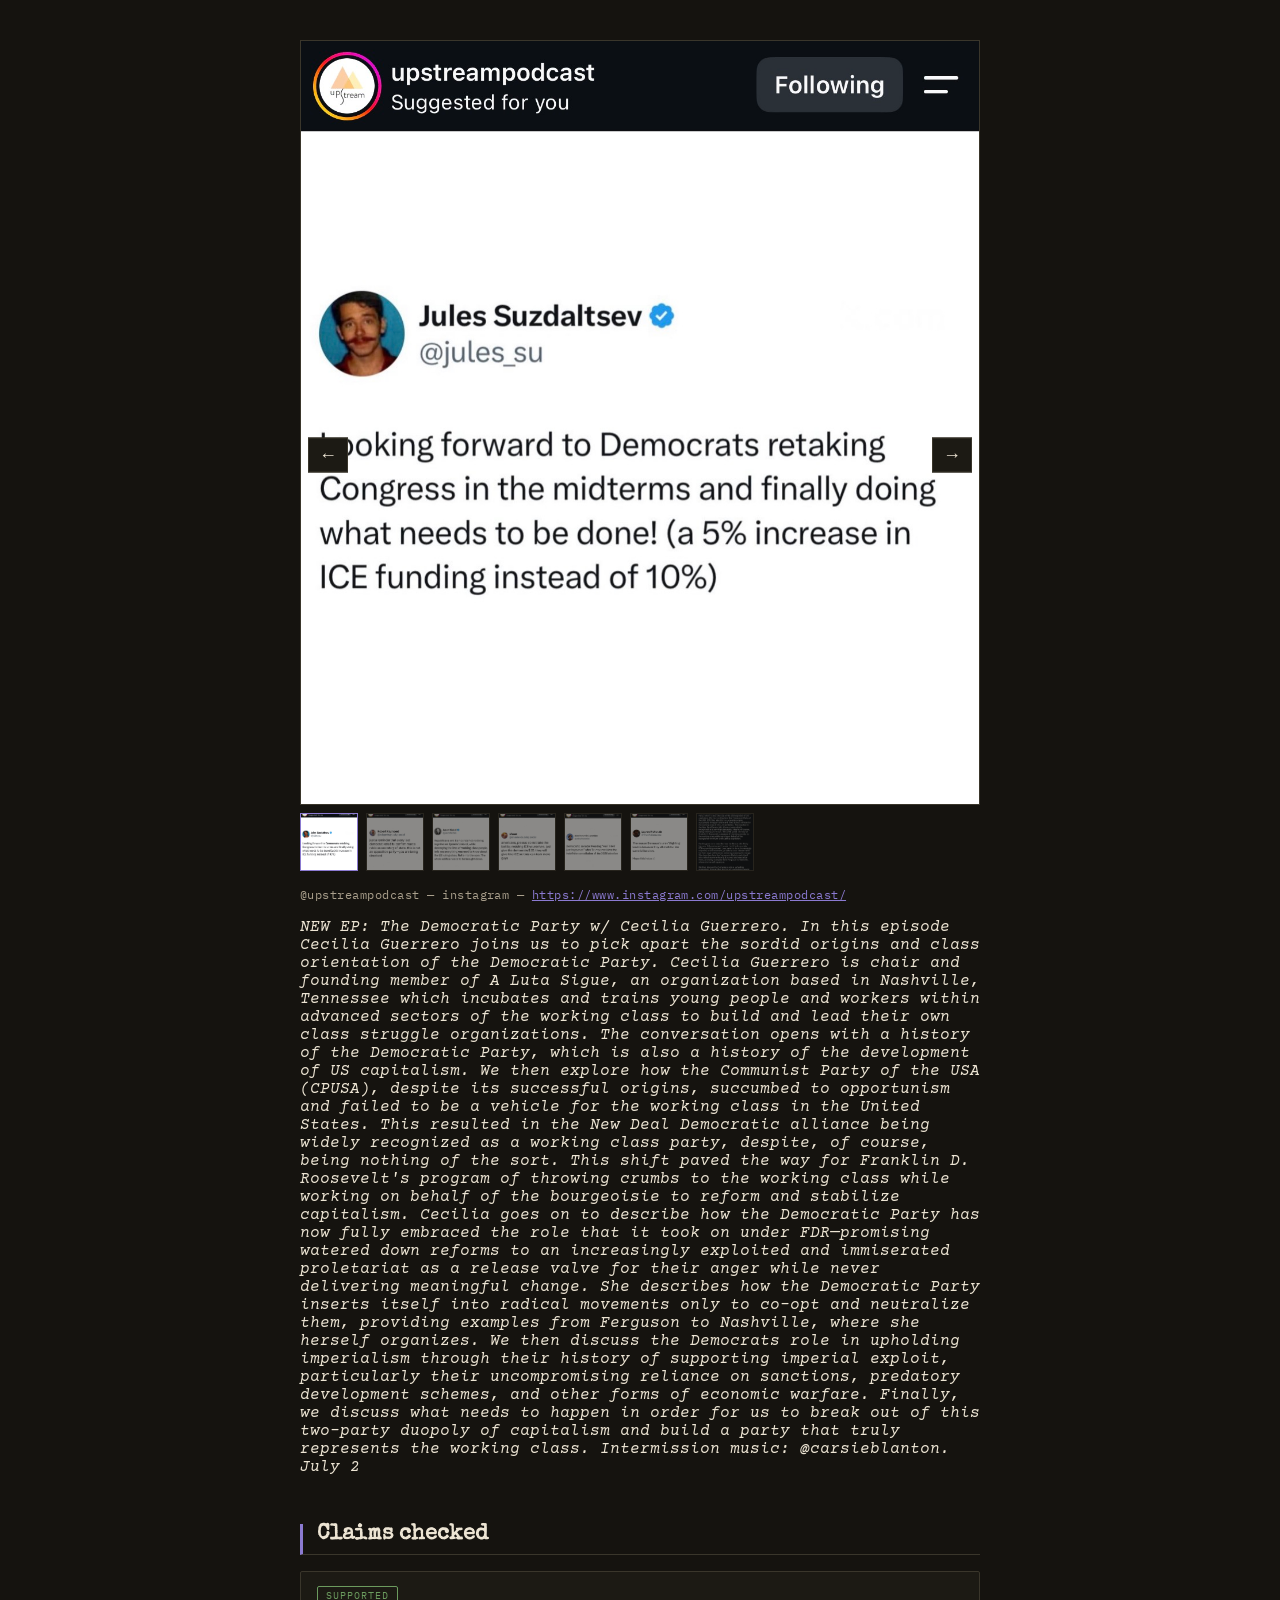
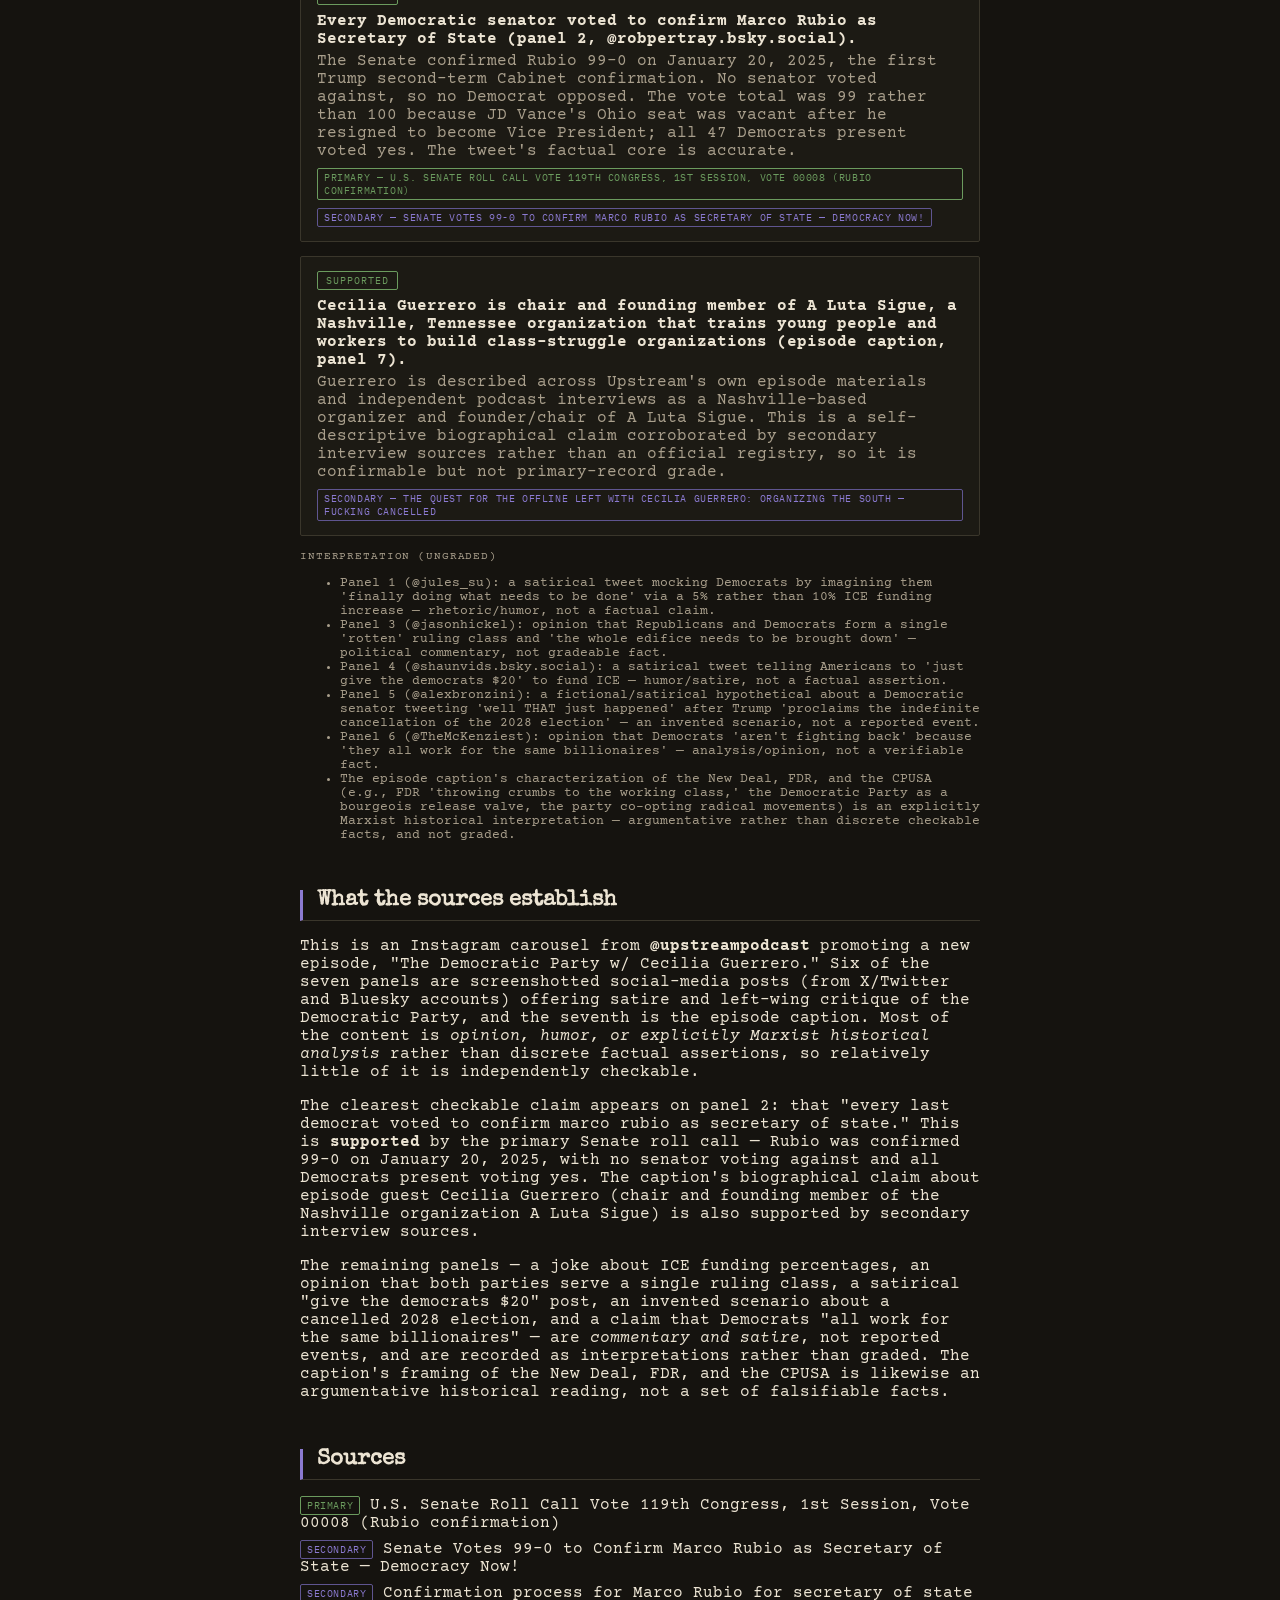
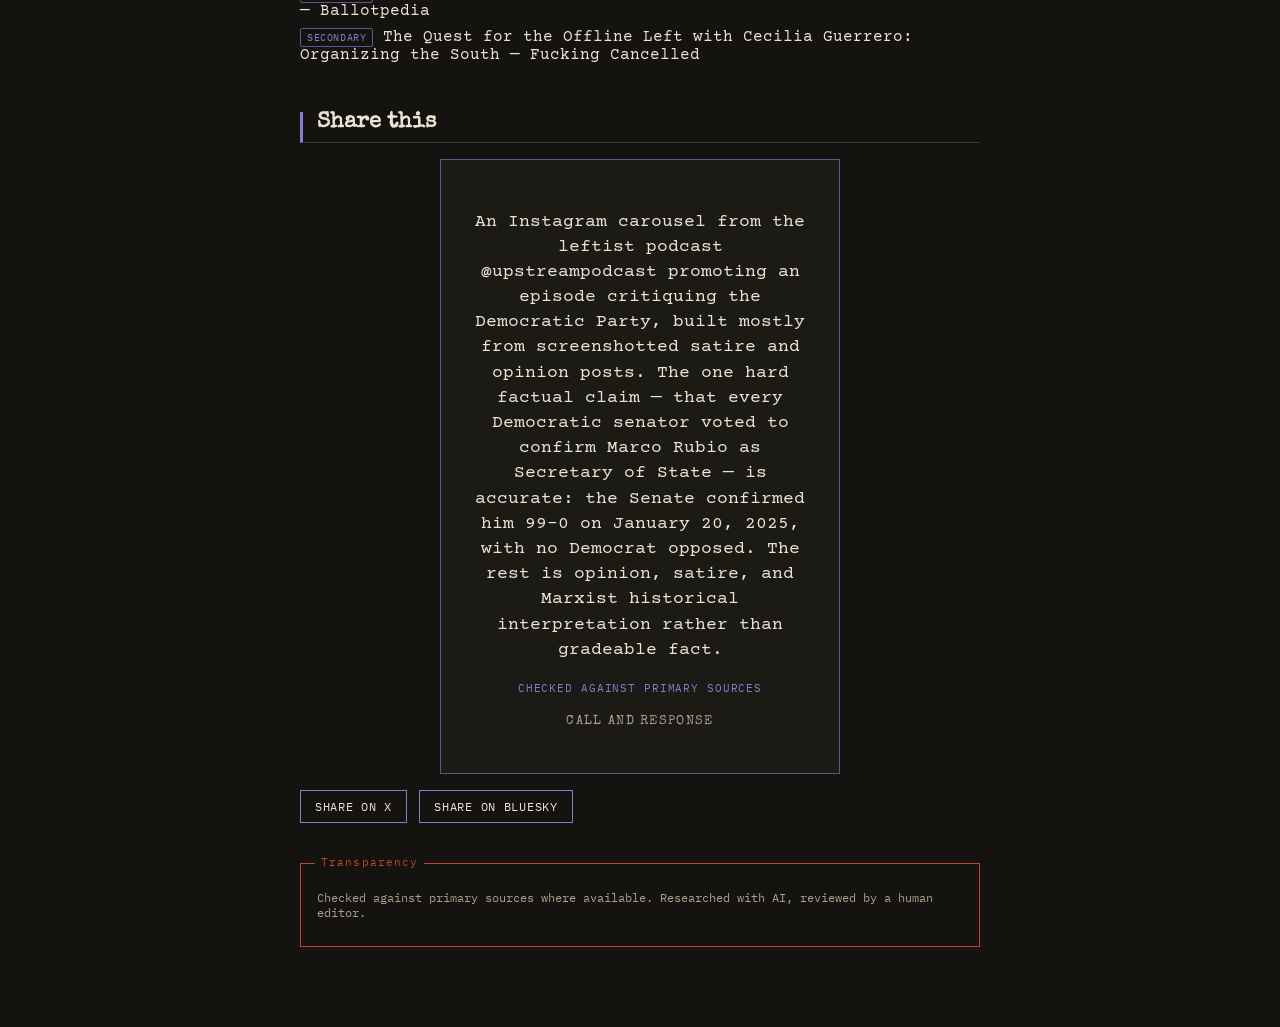
<file: briefs/2026-07-23-upstreampodcast-upstream-democratic-party/index.html>
<!doctype html>
<html lang="en">
<head>
<meta charset="utf-8">
<title>Source Audit — @upstreampodcast</title>
<link rel="stylesheet" href="../../audit.css">
</head>
<body>
<main class="audit-brief">
  <section class="brief-post">
    <div class="carousel" data-carousel>
  <button class="carousel-arrow carousel-arrow--prev" aria-label="Previous panel" type="button">&larr;</button>
  <img src="panel-1.png" alt="Post panel 1" class="carousel-main">
  <button class="carousel-arrow carousel-arrow--next" aria-label="Next panel" type="button">&rarr;</button>
  <div class="carousel-thumbs"><button class="carousel-thumb is-active" data-src="panel-1.png" aria-label="Panel 1" type="button"><img src="panel-1.png" alt=""></button>
<button class="carousel-thumb" data-src="panel-2.png" aria-label="Panel 2" type="button"><img src="panel-2.png" alt=""></button>
<button class="carousel-thumb" data-src="panel-3.png" aria-label="Panel 3" type="button"><img src="panel-3.png" alt=""></button>
<button class="carousel-thumb" data-src="panel-4.png" aria-label="Panel 4" type="button"><img src="panel-4.png" alt=""></button>
<button class="carousel-thumb" data-src="panel-5.png" aria-label="Panel 5" type="button"><img src="panel-5.png" alt=""></button>
<button class="carousel-thumb" data-src="panel-6.png" aria-label="Panel 6" type="button"><img src="panel-6.png" alt=""></button>
<button class="carousel-thumb" data-src="panel-7.png" aria-label="Panel 7" type="button"><img src="panel-7.png" alt=""></button></div>
  <noscript><div class="carousel-fallback"><img src="panel-1.png" alt="Post panel 1">
<img src="panel-2.png" alt="Post panel 2">
<img src="panel-3.png" alt="Post panel 3">
<img src="panel-4.png" alt="Post panel 4">
<img src="panel-5.png" alt="Post panel 5">
<img src="panel-6.png" alt="Post panel 6">
<img src="panel-7.png" alt="Post panel 7"></div></noscript>
</div>
    <div class="brief-post-meta">@upstreampodcast — instagram — <a href="https://www.instagram.com/upstreampodcast/">https://www.instagram.com/upstreampodcast/</a></div>
    <p class="brief-post-caption">NEW EP: The Democratic Party w/ Cecilia Guerrero. In this episode Cecilia Guerrero joins us to pick apart the sordid origins and class orientation of the Democratic Party. Cecilia Guerrero is chair and founding member of A Luta Sigue, an organization based in Nashville, Tennessee which incubates and trains young people and workers within advanced sectors of the working class to build and lead their own class struggle organizations. The conversation opens with a history of the Democratic Party, which is also a history of the development of US capitalism. We then explore how the Communist Party of the USA (CPUSA), despite its successful origins, succumbed to opportunism and failed to be a vehicle for the working class in the United States. This resulted in the New Deal Democratic alliance being widely recognized as a working class party, despite, of course, being nothing of the sort. This shift paved the way for Franklin D. Roosevelt's program of throwing crumbs to the working class while working on behalf of the bourgeoisie to reform and stabilize capitalism. Cecilia goes on to describe how the Democratic Party has now fully embraced the role that it took on under FDR—promising watered down reforms to an increasingly exploited and immiserated proletariat as a release valve for their anger while never delivering meaningful change. She describes how the Democratic Party inserts itself into radical movements only to co-opt and neutralize them, providing examples from Ferguson to Nashville, where she herself organizes. We then discuss the Democrats role in upholding imperialism through their history of supporting imperial exploit, particularly their uncompromising reliance on sanctions, predatory development schemes, and other forms of economic warfare. Finally, we discuss what needs to happen in order for us to break out of this two-party duopoly of capitalism and build a party that truly represents the working class. Intermission music: @carsieblanton. July 2</p>
  </section>
  <section class="brief-claims">
    <h2>Claims checked</h2>
    <div class="claim">
  <span class="status-chip status-chip--supported">Supported</span>
  <p class="claim-text">Every Democratic senator voted to confirm Marco Rubio as Secretary of State (panel 2, @robpertray.bsky.social).</p>
  <p class="claim-note">The Senate confirmed Rubio 99-0 on January 20, 2025, the first Trump second-term Cabinet confirmation. No senator voted against, so no Democrat opposed. The vote total was 99 rather than 100 because JD Vance's Ohio seat was vacant after he resigned to become Vice President; all 47 Democrats present voted yes. The tweet's factual core is accurate.</p>
  <div class="claim-sources"><a href="https://www.senate.gov/legislative/LIS/roll_call_votes/vote1191/vote_119_1_00008.htm" class="tier-tag tier-tag--primary">Primary — U.S. Senate Roll Call Vote 119th Congress, 1st Session, Vote 00008 (Rubio confirmation)</a>
<a href="https://www.democracynow.org/2025/1/21/headlines/senate_votes_99_0_to_confirm_marco_rubio_as_secretary_of_state" class="tier-tag tier-tag--secondary">Secondary — Senate Votes 99-0 to Confirm Marco Rubio as Secretary of State — Democracy Now!</a></div>
</div>
<div class="claim">
  <span class="status-chip status-chip--supported">Supported</span>
  <p class="claim-text">Cecilia Guerrero is chair and founding member of A Luta Sigue, a Nashville, Tennessee organization that trains young people and workers to build class-struggle organizations (episode caption, panel 7).</p>
  <p class="claim-note">Guerrero is described across Upstream's own episode materials and independent podcast interviews as a Nashville-based organizer and founder/chair of A Luta Sigue. This is a self-descriptive biographical claim corroborated by secondary interview sources rather than an official registry, so it is confirmable but not primary-record grade.</p>
  <div class="claim-sources"><a href="https://www.fuckingcancelled.com/p/the-la-rebellion-with-cecilia-guerrero" class="tier-tag tier-tag--secondary">Secondary — The Quest for the Offline Left with Cecilia Guerrero: Organizing the South — Fucking Cancelled</a></div>
</div>
    <div class="interpretations"><p class="interpretations-label">Interpretation (ungraded)</p><ul><li>Panel 1 (@jules_su): a satirical tweet mocking Democrats by imagining them 'finally doing what needs to be done' via a 5% rather than 10% ICE funding increase — rhetoric/humor, not a factual claim.</li>
<li>Panel 3 (@jasonhickel): opinion that Republicans and Democrats form a single 'rotten' ruling class and 'the whole edifice needs to be brought down' — political commentary, not gradeable fact.</li>
<li>Panel 4 (@shaunvids.bsky.social): a satirical tweet telling Americans to 'just give the democrats $20' to fund ICE — humor/satire, not a factual assertion.</li>
<li>Panel 5 (@alexbronzini): a fictional/satirical hypothetical about a Democratic senator tweeting 'well THAT just happened' after Trump 'proclaims the indefinite cancellation of the 2028 election' — an invented scenario, not a reported event.</li>
<li>Panel 6 (@TheMcKenziest): opinion that Democrats 'aren't fighting back' because 'they all work for the same billionaires' — analysis/opinion, not a verifiable fact.</li>
<li>The episode caption's characterization of the New Deal, FDR, and the CPUSA (e.g., FDR 'throwing crumbs to the working class,' the Democratic Party as a bourgeois release valve, the party co-opting radical movements) is an explicitly Marxist historical interpretation — argumentative rather than discrete checkable facts, and not graded.</li></ul></div>
  </section>
  <section class="brief-summary">
    <h2>What the sources establish</h2>
    <!-- trusted pre-formed HTML from the research contract (spec §4.5) — do
         not route untrusted post caption/claim text through this field -->
    <p>This is an Instagram carousel from <strong>@upstreampodcast</strong> promoting a new episode, "The Democratic Party w/ Cecilia Guerrero." Six of the seven panels are screenshotted social-media posts (from X/Twitter and Bluesky accounts) offering satire and left-wing critique of the Democratic Party, and the seventh is the episode caption. Most of the content is <em>opinion, humor, or explicitly Marxist historical analysis</em> rather than discrete factual assertions, so relatively little of it is independently checkable.</p><p>The clearest checkable claim appears on panel 2: that "every last democrat voted to confirm marco rubio as secretary of state." This is <strong>supported</strong> by the primary Senate roll call — Rubio was confirmed 99-0 on January 20, 2025, with no senator voting against and all Democrats present voting yes. The caption's biographical claim about episode guest Cecilia Guerrero (chair and founding member of the Nashville organization A Luta Sigue) is also supported by secondary interview sources.</p><p>The remaining panels — a joke about ICE funding percentages, an opinion that both parties serve a single ruling class, a satirical "give the democrats $20" post, an invented scenario about a cancelled 2028 election, and a claim that Democrats "all work for the same billionaires" — are <em>commentary and satire</em>, not reported events, and are recorded as interpretations rather than graded. The caption's framing of the New Deal, FDR, and the CPUSA is likewise an argumentative historical reading, not a set of falsifiable facts.</p>
  </section>
  <section class="brief-sources">
    <h2>Sources</h2>
    <ul><li><a href="https://www.senate.gov/legislative/LIS/roll_call_votes/vote1191/vote_119_1_00008.htm" class="tier-tag tier-tag--primary">Primary</a> U.S. Senate Roll Call Vote 119th Congress, 1st Session, Vote 00008 (Rubio confirmation)</li>
<li><a href="https://www.democracynow.org/2025/1/21/headlines/senate_votes_99_0_to_confirm_marco_rubio_as_secretary_of_state" class="tier-tag tier-tag--secondary">Secondary</a> Senate Votes 99-0 to Confirm Marco Rubio as Secretary of State — Democracy Now!</li>
<li><a href="https://ballotpedia.org/Confirmation_process_for_Marco_Rubio_for_secretary_of_state" class="tier-tag tier-tag--secondary">Secondary</a> Confirmation process for Marco Rubio for secretary of state — Ballotpedia</li>
<li><a href="https://www.fuckingcancelled.com/p/the-la-rebellion-with-cecilia-guerrero" class="tier-tag tier-tag--secondary">Secondary</a> The Quest for the Offline Left with Cecilia Guerrero: Organizing the South — Fucking Cancelled</li></ul>
  </section>
  <section class="brief-share">
    <h2>Share this</h2>
    <div class="ig-card">
  <p class="ig-card-synopsis">An Instagram carousel from the leftist podcast @upstreampodcast promoting an episode critiquing the Democratic Party, built mostly from screenshotted satire and opinion posts. The one hard factual claim — that every Democratic senator voted to confirm Marco Rubio as Secretary of State — is accurate: the Senate confirmed him 99-0 on January 20, 2025, with no Democrat opposed. The rest is opinion, satire, and Marxist historical interpretation rather than gradeable fact.</p>
  <p class="ig-card-tag">Checked against primary sources</p>
  <p class="ig-card-mark">CALL AND RESPONSE</p>
</div>
    <div class="share-buttons">
  <a class="share-button share-button--x" href="https://twitter.com/intent/tweet?text=An%20Instagram%20carousel%20from%20the%20leftist%20podcast%20%40upstreampodcast%20promoting%20an%20episode%20critiquing%20the%20Democratic%20Party%2C%20built%20mostly%20from%20screenshotted%20satire%20and%20opinion%20posts.%20The%20one%20hard%20factual%20claim%20%E2%80%94%20that%20every%20Democratic%20senator%20voted%20to%20confirm%20Marco%20Rubio%20as%20Secretary%20of%20State%20%E2%80%94%20is%20accurate%3A%20the%20Senate%20confirmed%20him%2099-0%20on%20January%2020%2C%202025%2C%20with%20no%20Democrat%20opposed.%20The%20rest%20is%20opinion%2C%20satire%2C%20and%20Marxist%20historical%20interpretation%20rather%20than%20gradeable%20fact.&amp;url=https%3A%2F%2Fcall-and-response.github.io%2Fsite%2Fbriefs%2F2026-07-23-upstreampodcast-upstream-democratic-party%2Findex.html" target="_blank" rel="noopener">Share on X</a>
  <a class="share-button share-button--bluesky" href="https://bsky.app/intent/compose?text=An%20Instagram%20carousel%20from%20the%20leftist%20podcast%20%40upstreampodcast%20promoting%20an%20episode%20critiquing%20the%20Democratic%20Party%2C%20built%20mostly%20from%20screenshotted%20satire%20and%20opinion%20posts.%20The%20one%20hard%20factual%20claim%20%E2%80%94%20that%20every%20Democratic%20senator%20voted%20to%20confirm%20Marco%20Rubio%20as%20Secretary%20of%20State%20%E2%80%94%20is%20accurate%3A%20the%20Senate%20confirmed%20him%2099-0%20on%20January%2020%2C%202025%2C%20with%20no%20Democrat%20opposed.%20The%20rest%20is%20opinion%2C%20satire%2C%20and%20Marxist%20historical%20interpretation%20rather%20than%20gradeable%20fact.%20https%3A%2F%2Fcall-and-response.github.io%2Fsite%2Fbriefs%2F2026-07-23-upstreampodcast-upstream-democratic-party%2Findex.html" target="_blank" rel="noopener">Share on Bluesky</a>
</div>
  </section>
  <div class="disclosure">
    <div class="stamp-label">Transparency</div>
    <p>Checked against primary sources where available. Researched with AI, reviewed by a human editor.</p>
  </div>
</main>
<script>
document.querySelectorAll('[data-carousel]').forEach((carousel) => {
  const main = carousel.querySelector('.carousel-main');
  const thumbs = Array.from(carousel.querySelectorAll('.carousel-thumb'));
  const prev = carousel.querySelector('.carousel-arrow--prev');
  const next = carousel.querySelector('.carousel-arrow--next');
  let index = 0;
  function show(i) {
    index = (i + thumbs.length) % thumbs.length;
    main.src = thumbs[index].dataset.src;
    thumbs.forEach((t, ti) => t.classList.toggle('is-active', ti === index));
  }
  thumbs.forEach((t, i) => t.addEventListener('click', () => show(i)));
  prev.addEventListener('click', () => show(index - 1));
  next.addEventListener('click', () => show(index + 1));
  carousel.setAttribute('tabindex', '0');
  carousel.addEventListener('keydown', (e) => {
    if (e.key === 'ArrowLeft') show(index - 1);
    if (e.key === 'ArrowRight') show(index + 1);
  });
});
</script>
</body>
</html>
</file>
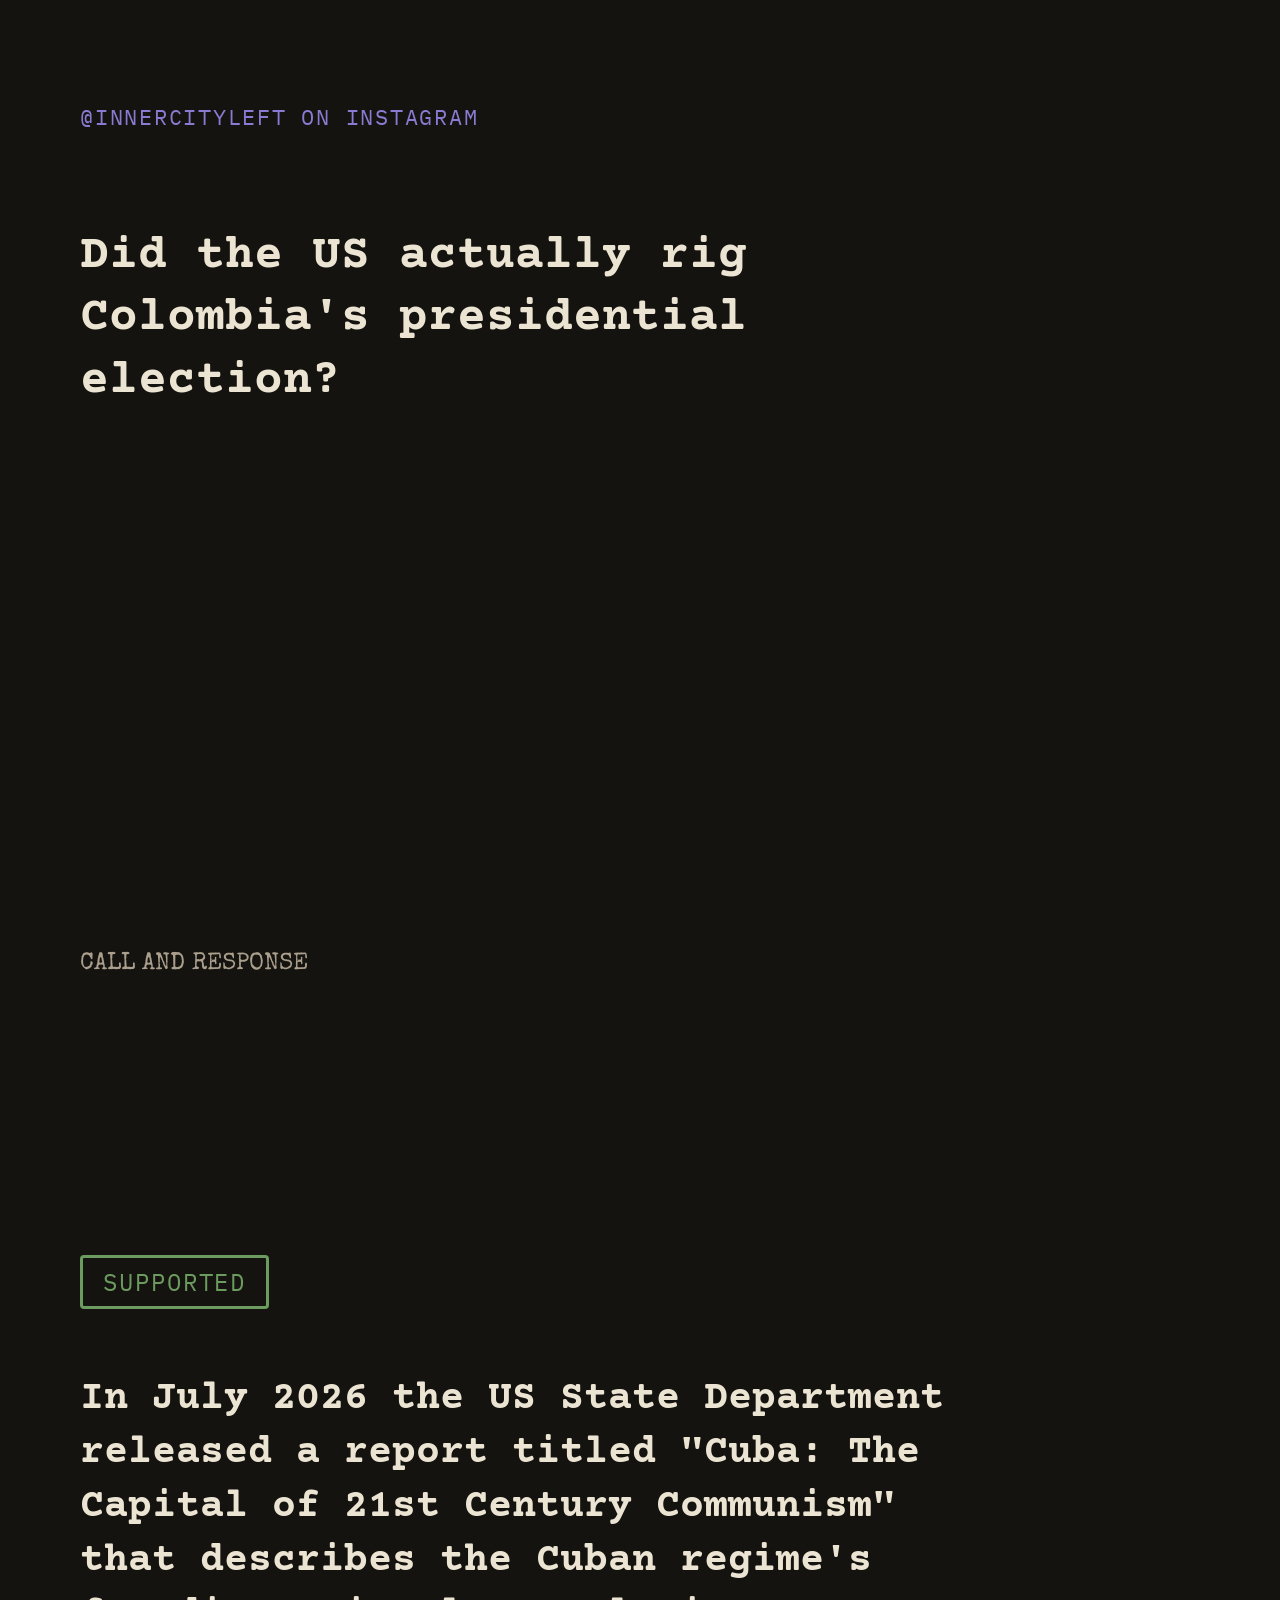
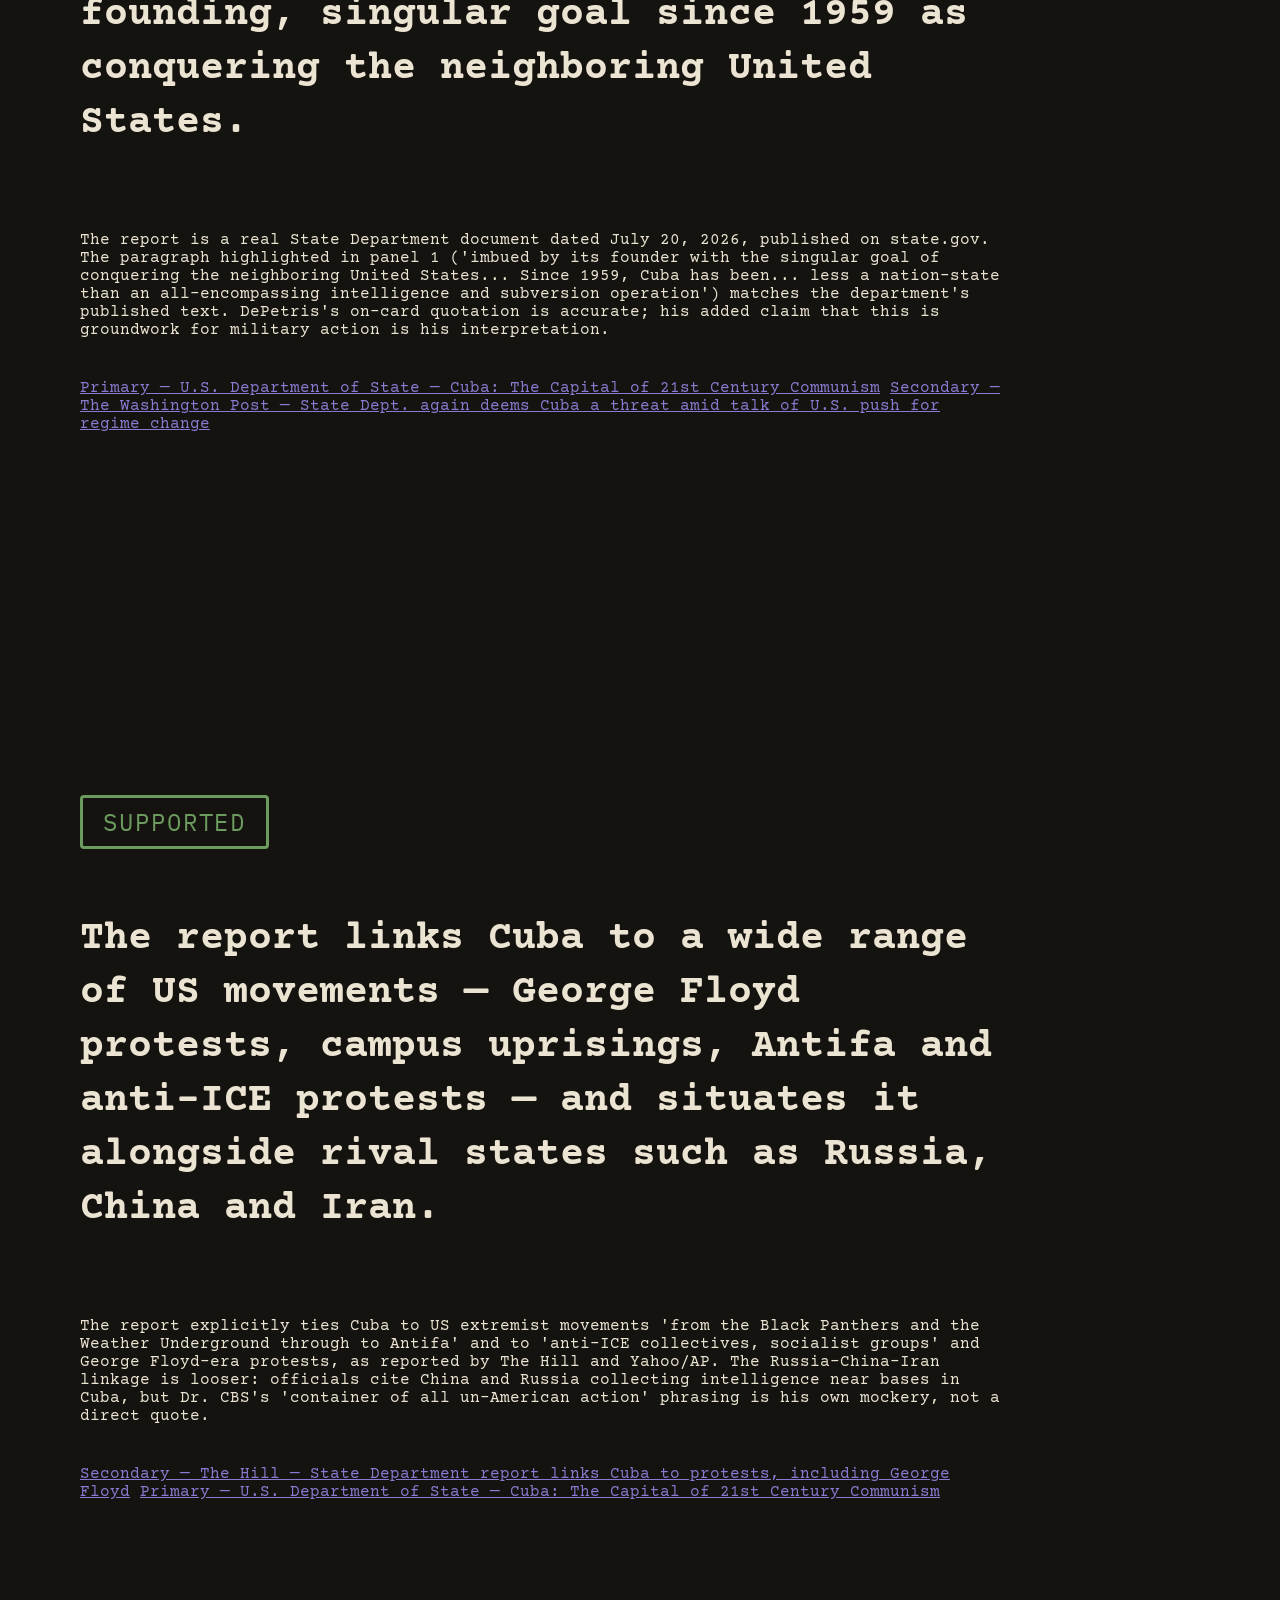
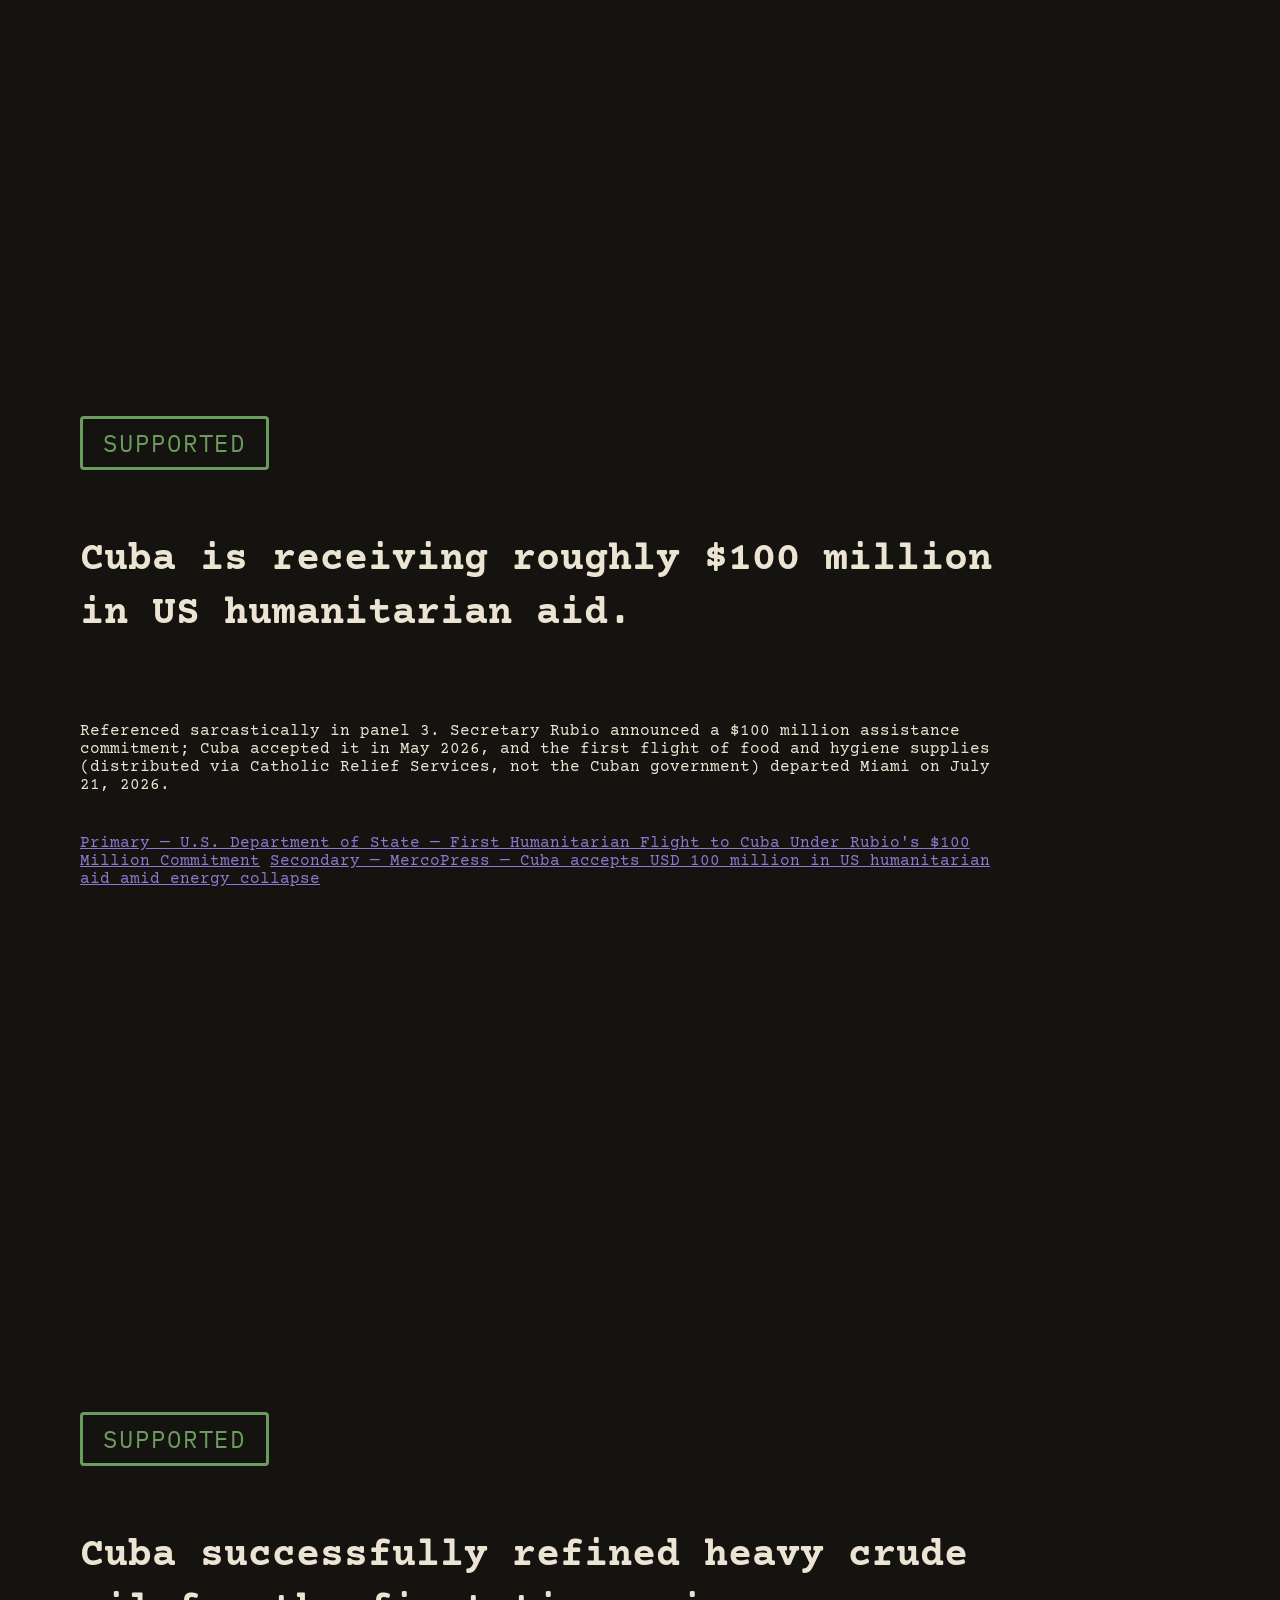
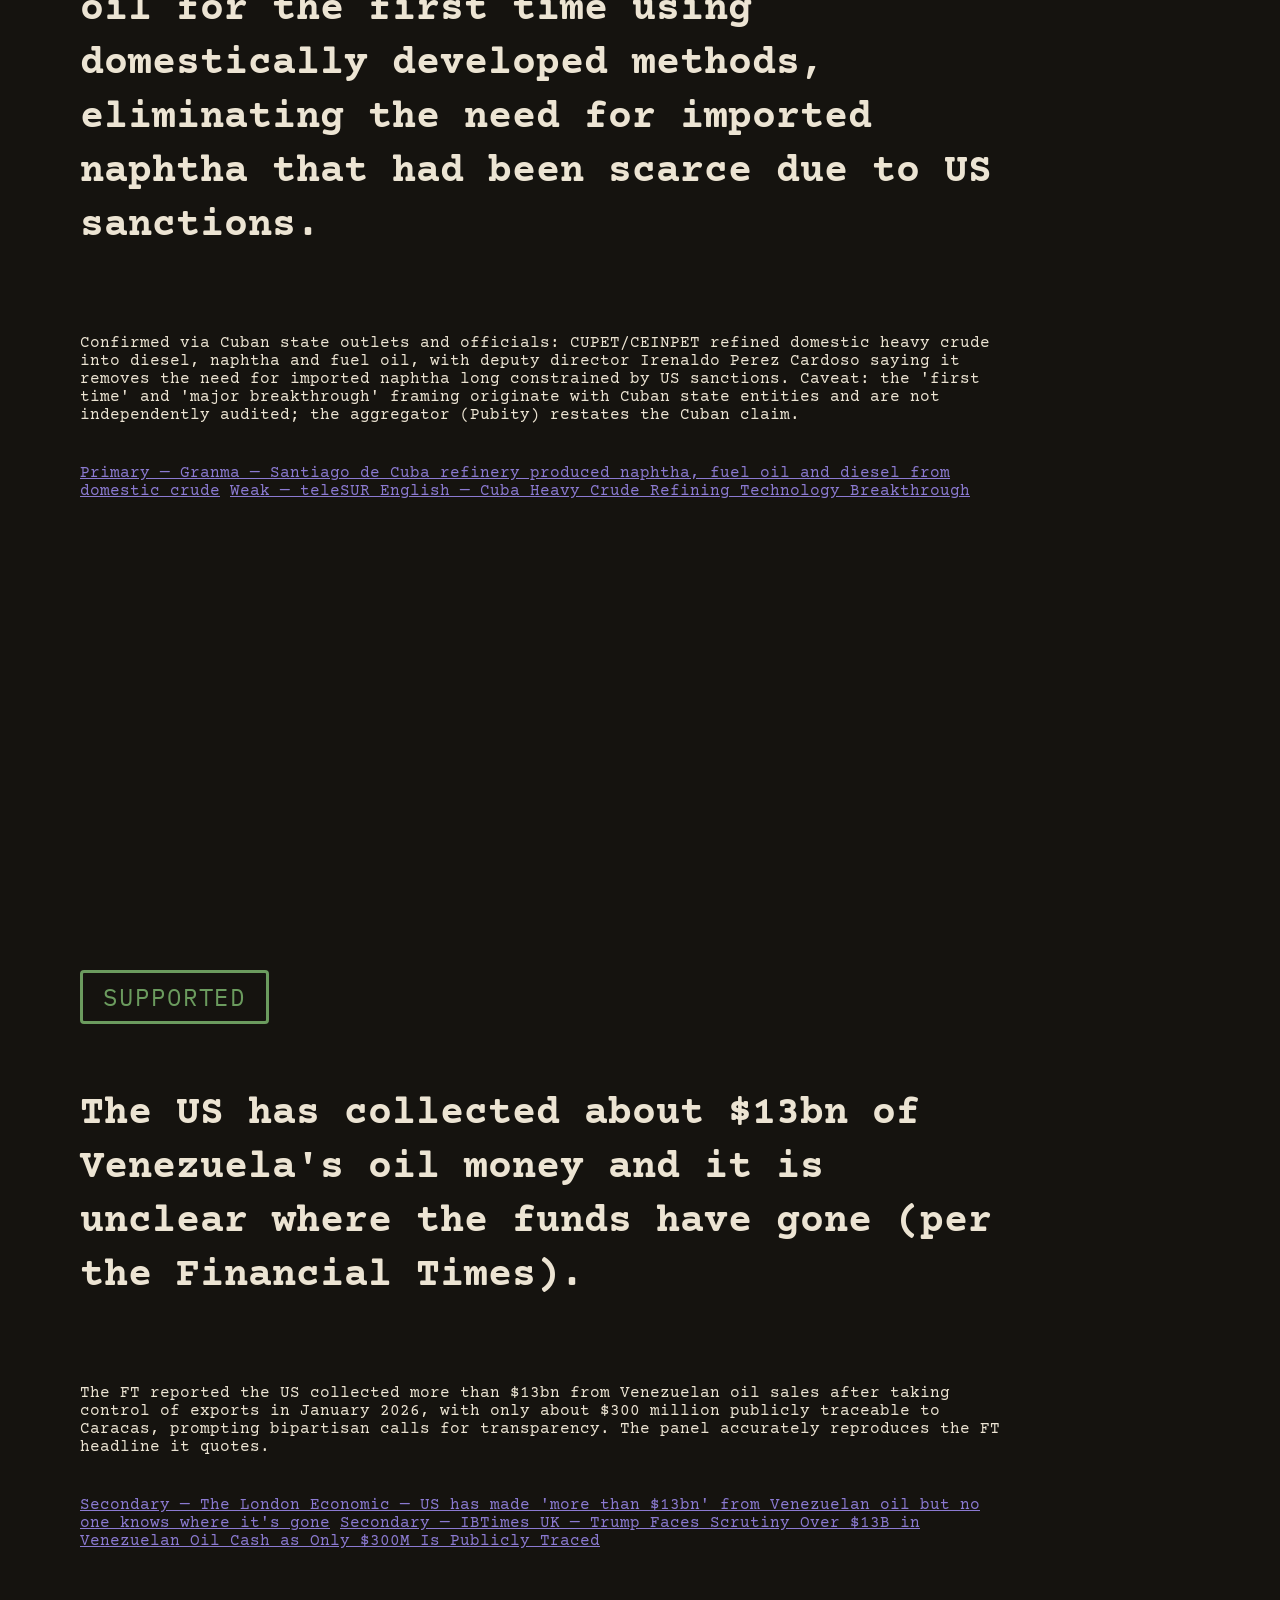
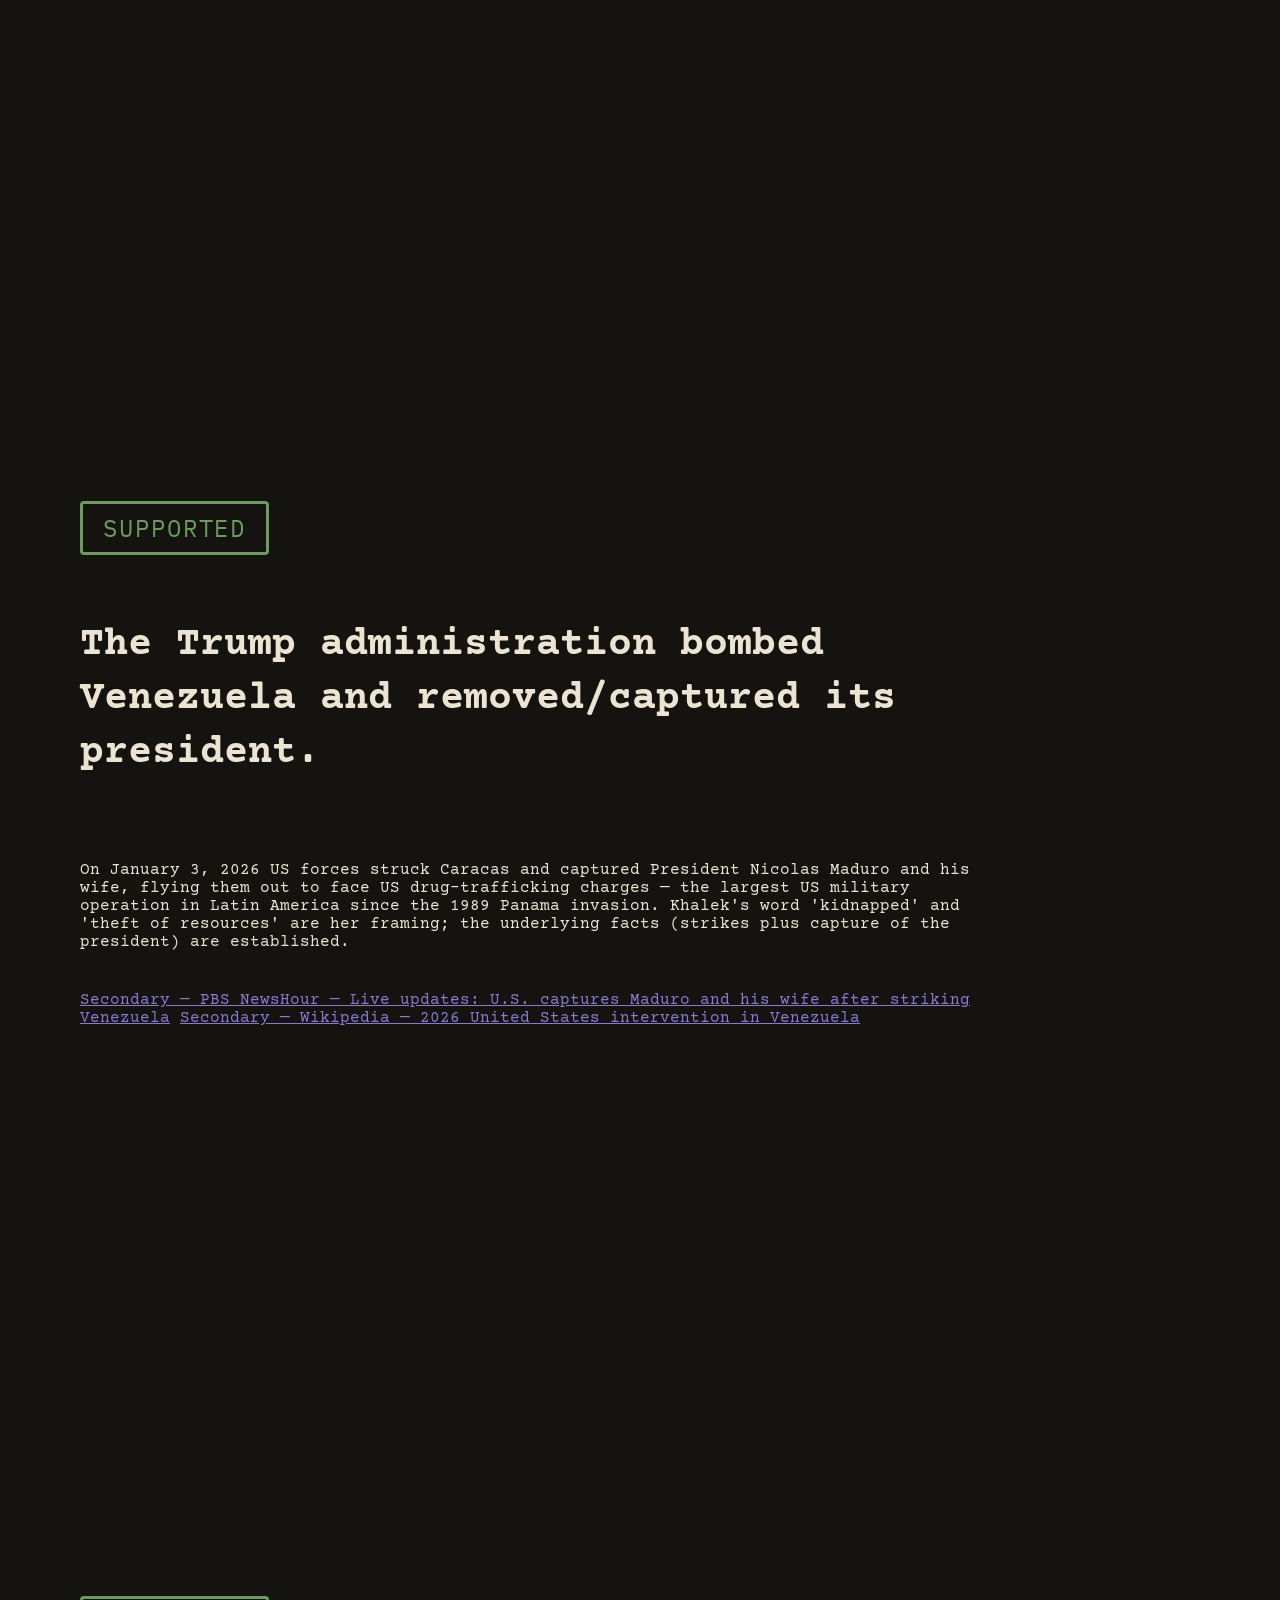
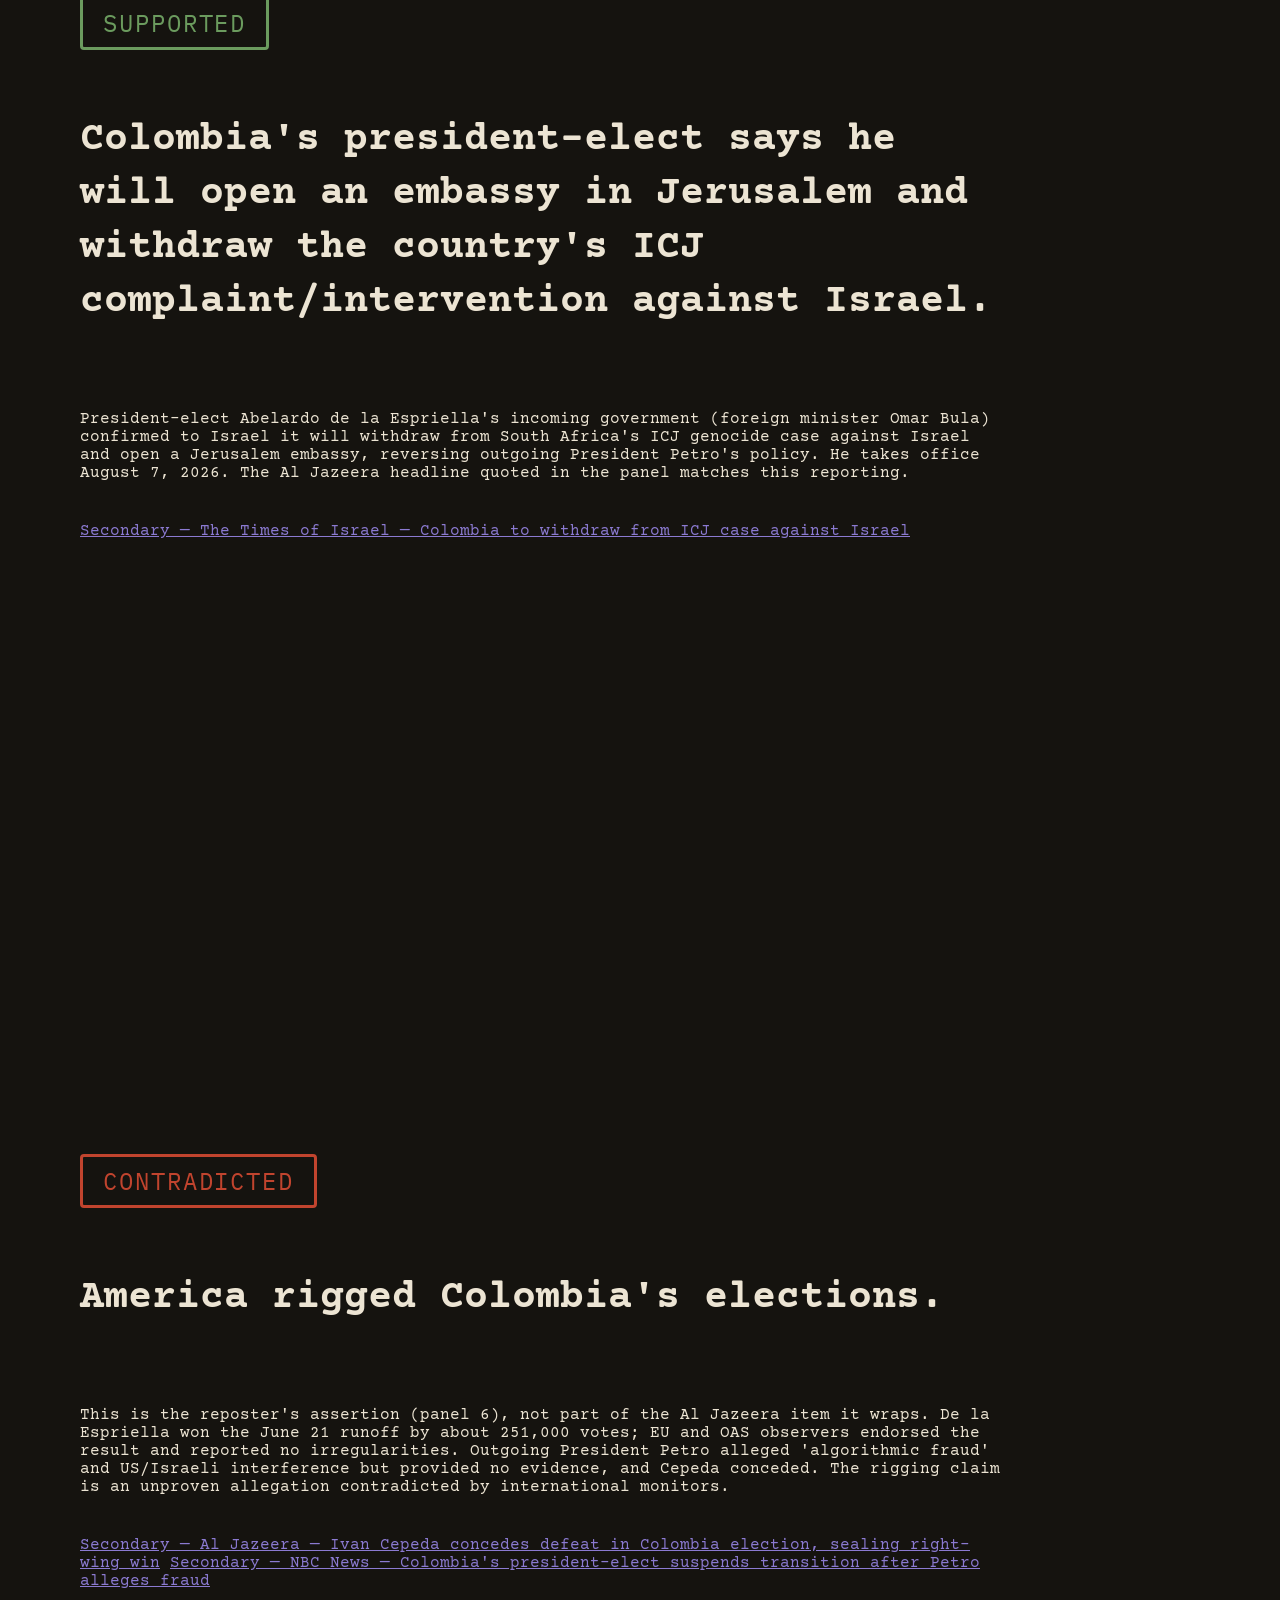
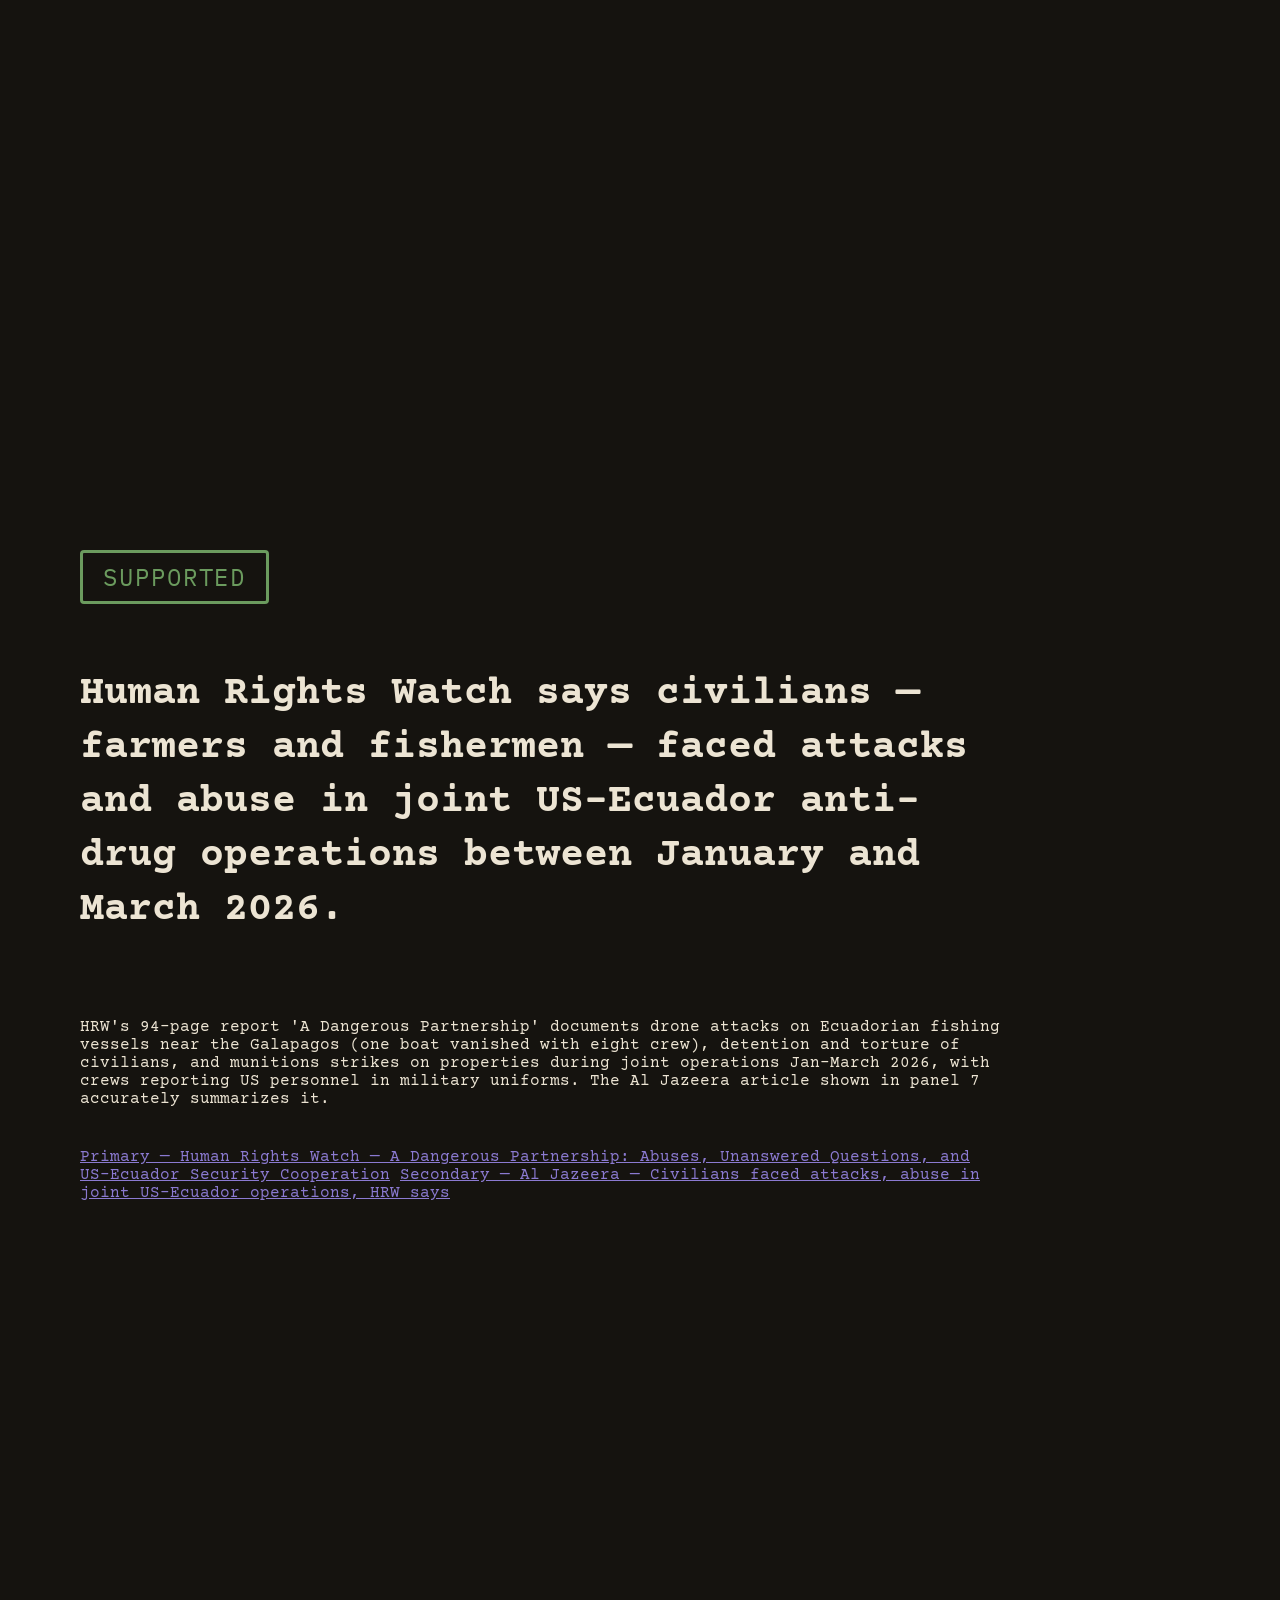
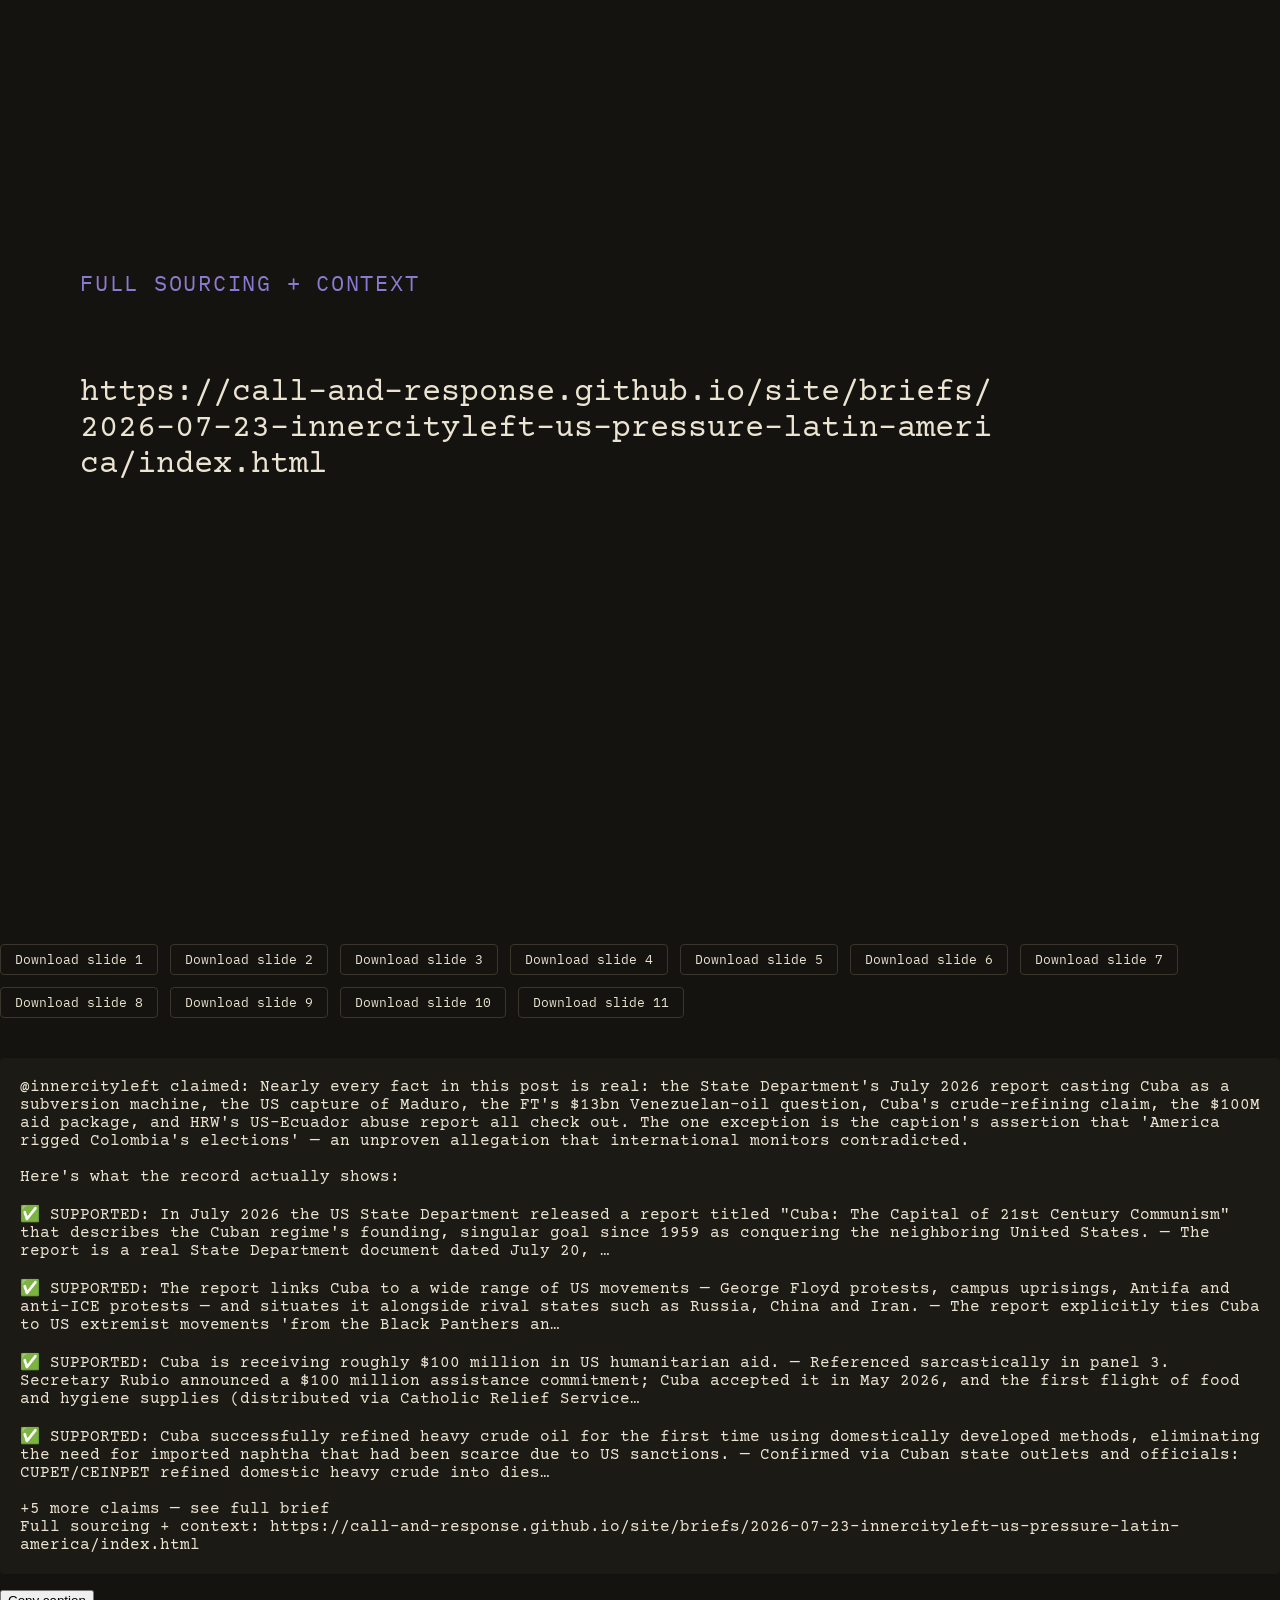
<file: briefs/2026-07-23-innercityleft-us-pressure-latin-america/panels.html>
<!doctype html>
<html lang="en">
<head>
<meta charset="utf-8">
<title>Source Audit — Panels — @innercityleft</title>
<link rel="stylesheet" href="../../audit.css">
</head>
<body>
<main class="audit-panels">
  <div class="panels-preview"><div class="slide slide--cover" data-slide="1">
  <p class="slide-account">@innercityleft on instagram</p>
  <p class="slide-hook">Did the US actually rig Colombia's presidential election?</p>
  <p class="slide-wordmark">CALL AND RESPONSE</p>
</div>
<div class="slide slide--claim" data-slide="2">
  <span class="slide-badge slide-badge--supported">SUPPORTED</span>
  <p class="slide-claim-text">In July 2026 the US State Department released a report titled &quot;Cuba: The Capital of 21st Century Communism&quot; that describes the Cuban regime's founding, singular goal since 1959 as conquering the neighboring United States.</p>
  <p class="slide-claim-note">The report is a real State Department document dated July 20, 2026, published on state.gov. The paragraph highlighted in panel 1 ('imbued by its founder with the singular goal of conquering the neighboring United States... Since 1959, Cuba has been... less a nation-state than an all-encompassing intelligence and subversion operation') matches the department's published text. DePetris's on-card quotation is accurate; his added claim that this is groundwork for military action is his interpretation.</p>
  <div class="slide-sources"><a href="https://www.state.gov/cuba-the-capital-of-21st-century-communism" class="slide-source-tag slide-source-tag--primary">Primary — U.S. Department of State — Cuba: The Capital of 21st Century Communism</a>
<a href="https://www.washingtonpost.com/national-security/2026/07/20/state-dept-again-deems-cuba-threat-amid-talk-us-push-regime-change/" class="slide-source-tag slide-source-tag--secondary">Secondary — The Washington Post — State Dept. again deems Cuba a threat amid talk of U.S. push for regime change</a></div>
</div>
<div class="slide slide--claim" data-slide="3">
  <span class="slide-badge slide-badge--supported">SUPPORTED</span>
  <p class="slide-claim-text">The report links Cuba to a wide range of US movements — George Floyd protests, campus uprisings, Antifa and anti-ICE protests — and situates it alongside rival states such as Russia, China and Iran.</p>
  <p class="slide-claim-note">The report explicitly ties Cuba to US extremist movements 'from the Black Panthers and the Weather Underground through to Antifa' and to 'anti-ICE collectives, socialist groups' and George Floyd-era protests, as reported by The Hill and Yahoo/AP. The Russia-China-Iran linkage is looser: officials cite China and Russia collecting intelligence near bases in Cuba, but Dr. CBS's 'container of all un-American action' phrasing is his own mockery, not a direct quote.</p>
  <div class="slide-sources"><a href="https://thehill.com/homenews/administration/5979593-state-department-links-cuba-protests/" class="slide-source-tag slide-source-tag--secondary">Secondary — The Hill — State Department report links Cuba to protests, including George Floyd</a>
<a href="https://www.state.gov/cuba-the-capital-of-21st-century-communism" class="slide-source-tag slide-source-tag--primary">Primary — U.S. Department of State — Cuba: The Capital of 21st Century Communism</a></div>
</div>
<div class="slide slide--claim" data-slide="4">
  <span class="slide-badge slide-badge--supported">SUPPORTED</span>
  <p class="slide-claim-text">Cuba is receiving roughly $100 million in US humanitarian aid.</p>
  <p class="slide-claim-note">Referenced sarcastically in panel 3. Secretary Rubio announced a $100 million assistance commitment; Cuba accepted it in May 2026, and the first flight of food and hygiene supplies (distributed via Catholic Relief Services, not the Cuban government) departed Miami on July 21, 2026.</p>
  <div class="slide-sources"><a href="https://www.state.gov/releases/office-of-the-spokesperson/2026/07/united-states-and-catholic-relief-services-send-first-humanitarian-flight-to-cuba-under-secretary-rubios-new-100-million-assistance-commitment" class="slide-source-tag slide-source-tag--primary">Primary — U.S. Department of State — First Humanitarian Flight to Cuba Under Rubio's $100 Million Commitment</a>
<a href="https://en.mercopress.com/2026/05/15/cuba-accepts-usd-100-million-in-us-humanitarian-aid-amid-energy-collapse" class="slide-source-tag slide-source-tag--secondary">Secondary — MercoPress — Cuba accepts USD 100 million in US humanitarian aid amid energy collapse</a></div>
</div>
<div class="slide slide--claim" data-slide="5">
  <span class="slide-badge slide-badge--supported">SUPPORTED</span>
  <p class="slide-claim-text">Cuba successfully refined heavy crude oil for the first time using domestically developed methods, eliminating the need for imported naphtha that had been scarce due to US sanctions.</p>
  <p class="slide-claim-note">Confirmed via Cuban state outlets and officials: CUPET/CEINPET refined domestic heavy crude into diesel, naphtha and fuel oil, with deputy director Irenaldo Perez Cardoso saying it removes the need for imported naphtha long constrained by US sanctions. Caveat: the 'first time' and 'major breakthrough' framing originate with Cuban state entities and are not independently audited; the aggregator (Pubity) restates the Cuban claim.</p>
  <div class="slide-sources"><a href="https://en.granma.cu/cuba/2026-04-27/the-santiago-de-cuba-refinery-also-produced-naphtha-fuel-oil-and-diesel-from-domestic-crude-oil" class="slide-source-tag slide-source-tag--primary">Primary — Granma — Santiago de Cuba refinery produced naphtha, fuel oil and diesel from domestic crude</a>
<a href="https://www.telesurenglish.net/cuba-heavy-crude-refining-technology/" class="slide-source-tag slide-source-tag--weak">Weak — teleSUR English — Cuba Heavy Crude Refining Technology Breakthrough</a></div>
</div>
<div class="slide slide--claim" data-slide="6">
  <span class="slide-badge slide-badge--supported">SUPPORTED</span>
  <p class="slide-claim-text">The US has collected about $13bn of Venezuela's oil money and it is unclear where the funds have gone (per the Financial Times).</p>
  <p class="slide-claim-note">The FT reported the US collected more than $13bn from Venezuelan oil sales after taking control of exports in January 2026, with only about $300 million publicly traceable to Caracas, prompting bipartisan calls for transparency. The panel accurately reproduces the FT headline it quotes.</p>
  <div class="slide-sources"><a href="https://www.thelondoneconomic.com/news/us-has-made-more-than-13bn-from-venezuelan-oil-but-no-one-knows-where-its-gone-408063/" class="slide-source-tag slide-source-tag--secondary">Secondary — The London Economic — US has made 'more than $13bn' from Venezuelan oil but no one knows where it's gone</a>
<a href="https://www.ibtimes.co.uk/us-control-venezuelan-oil-revenue-audit-demands-1810020" class="slide-source-tag slide-source-tag--secondary">Secondary — IBTimes UK — Trump Faces Scrutiny Over $13B in Venezuelan Oil Cash as Only $300M Is Publicly Traced</a></div>
</div>
<div class="slide slide--claim" data-slide="7">
  <span class="slide-badge slide-badge--supported">SUPPORTED</span>
  <p class="slide-claim-text">The Trump administration bombed Venezuela and removed/captured its president.</p>
  <p class="slide-claim-note">On January 3, 2026 US forces struck Caracas and captured President Nicolas Maduro and his wife, flying them out to face US drug-trafficking charges — the largest US military operation in Latin America since the 1989 Panama invasion. Khalek's word 'kidnapped' and 'theft of resources' are her framing; the underlying facts (strikes plus capture of the president) are established.</p>
  <div class="slide-sources"><a href="https://www.pbs.org/newshour/world/live-updates-u-s-captures-maduro-and-his-wife-after-striking-venezuela" class="slide-source-tag slide-source-tag--secondary">Secondary — PBS NewsHour — Live updates: U.S. captures Maduro and his wife after striking Venezuela</a>
<a href="https://en.wikipedia.org/wiki/2026_United_States_intervention_in_Venezuela" class="slide-source-tag slide-source-tag--secondary">Secondary — Wikipedia — 2026 United States intervention in Venezuela</a></div>
</div>
<div class="slide slide--claim" data-slide="8">
  <span class="slide-badge slide-badge--supported">SUPPORTED</span>
  <p class="slide-claim-text">Colombia's president-elect says he will open an embassy in Jerusalem and withdraw the country's ICJ complaint/intervention against Israel.</p>
  <p class="slide-claim-note">President-elect Abelardo de la Espriella's incoming government (foreign minister Omar Bula) confirmed to Israel it will withdraw from South Africa's ICJ genocide case against Israel and open a Jerusalem embassy, reversing outgoing President Petro's policy. He takes office August 7, 2026. The Al Jazeera headline quoted in the panel matches this reporting.</p>
  <div class="slide-sources"><a href="https://www.timesofisrael.com/liveblog_entry/columbia-to-withdraw-from-icj-case-against-israel/" class="slide-source-tag slide-source-tag--secondary">Secondary — The Times of Israel — Colombia to withdraw from ICJ case against Israel</a></div>
</div>
<div class="slide slide--claim" data-slide="9">
  <span class="slide-badge slide-badge--contradicted">CONTRADICTED</span>
  <p class="slide-claim-text">America rigged Colombia's elections.</p>
  <p class="slide-claim-note">This is the reposter's assertion (panel 6), not part of the Al Jazeera item it wraps. De la Espriella won the June 21 runoff by about 251,000 votes; EU and OAS observers endorsed the result and reported no irregularities. Outgoing President Petro alleged 'algorithmic fraud' and US/Israeli interference but provided no evidence, and Cepeda conceded. The rigging claim is an unproven allegation contradicted by international monitors.</p>
  <div class="slide-sources"><a href="https://www.aljazeera.com/news/2026/6/24/ivan-cepeda-concedes-defeat-in-colombia-election-sealing-right-wing-win" class="slide-source-tag slide-source-tag--secondary">Secondary — Al Jazeera — Ivan Cepeda concedes defeat in Colombia election, sealing right-wing win</a>
<a href="https://www.nbcnews.com/world/latin-america/colombia-president-elect-abelardo-de-la-espriella-gustavo-petro-coup-rcna353365" class="slide-source-tag slide-source-tag--secondary">Secondary — NBC News — Colombia's president-elect suspends transition after Petro alleges fraud</a></div>
</div>
<div class="slide slide--claim" data-slide="10">
  <span class="slide-badge slide-badge--supported">SUPPORTED</span>
  <p class="slide-claim-text">Human Rights Watch says civilians — farmers and fishermen — faced attacks and abuse in joint US-Ecuador anti-drug operations between January and March 2026.</p>
  <p class="slide-claim-note">HRW's 94-page report 'A Dangerous Partnership' documents drone attacks on Ecuadorian fishing vessels near the Galapagos (one boat vanished with eight crew), detention and torture of civilians, and munitions strikes on properties during joint operations Jan-March 2026, with crews reporting US personnel in military uniforms. The Al Jazeera article shown in panel 7 accurately summarizes it.</p>
  <div class="slide-sources"><a href="https://www.hrw.org/report/2026/07/21/a-dangerous-partnership/abuses-unanswered-questions-and-us-ecuador-security" class="slide-source-tag slide-source-tag--primary">Primary — Human Rights Watch — A Dangerous Partnership: Abuses, Unanswered Questions, and US-Ecuador Security Cooperation</a>
<a href="https://www.aljazeera.com/news/2026/7/21/civilians-faced-attacks-abuse-in-joint-us-ecuador-operations-hrw-says" class="slide-source-tag slide-source-tag--secondary">Secondary — Al Jazeera — Civilians faced attacks, abuse in joint US-Ecuador operations, HRW says</a></div>
</div>
<div class="slide slide--closer" data-slide="11">
  <p class="slide-closer-label">Full sourcing + context</p>
  <p class="slide-closer-url">https://call-and-response.github.io/site/briefs/2026-07-23-innercityleft-us-pressure-latin-america/index.html</p>
</div></div>
  <div class="panels-downloads"><a class="slide-download" href="slide-1.png" download>Download slide 1</a>
<a class="slide-download" href="slide-2.png" download>Download slide 2</a>
<a class="slide-download" href="slide-3.png" download>Download slide 3</a>
<a class="slide-download" href="slide-4.png" download>Download slide 4</a>
<a class="slide-download" href="slide-5.png" download>Download slide 5</a>
<a class="slide-download" href="slide-6.png" download>Download slide 6</a>
<a class="slide-download" href="slide-7.png" download>Download slide 7</a>
<a class="slide-download" href="slide-8.png" download>Download slide 8</a>
<a class="slide-download" href="slide-9.png" download>Download slide 9</a>
<a class="slide-download" href="slide-10.png" download>Download slide 10</a>
<a class="slide-download" href="slide-11.png" download>Download slide 11</a></div>
  <div class="caption-block">
    <pre id="ig-caption">@innercityleft claimed: Nearly every fact in this post is real: the State Department's July 2026 report casting Cuba as a subversion machine, the US capture of Maduro, the FT's $13bn Venezuelan-oil question, Cuba's crude-refining claim, the $100M aid package, and HRW's US-Ecuador abuse report all check out. The one exception is the caption's assertion that 'America rigged Colombia's elections' — an unproven allegation that international monitors contradicted.

Here's what the record actually shows:

✅ SUPPORTED: In July 2026 the US State Department released a report titled &quot;Cuba: The Capital of 21st Century Communism&quot; that describes the Cuban regime's founding, singular goal since 1959 as conquering the neighboring United States. — The report is a real State Department document dated July 20, …

✅ SUPPORTED: The report links Cuba to a wide range of US movements — George Floyd protests, campus uprisings, Antifa and anti-ICE protests — and situates it alongside rival states such as Russia, China and Iran. — The report explicitly ties Cuba to US extremist movements 'from the Black Panthers an…

✅ SUPPORTED: Cuba is receiving roughly $100 million in US humanitarian aid. — Referenced sarcastically in panel 3. Secretary Rubio announced a $100 million assistance commitment; Cuba accepted it in May 2026, and the first flight of food and hygiene supplies (distributed via Catholic Relief Service…

✅ SUPPORTED: Cuba successfully refined heavy crude oil for the first time using domestically developed methods, eliminating the need for imported naphtha that had been scarce due to US sanctions. — Confirmed via Cuban state outlets and officials: CUPET/CEINPET refined domestic heavy crude into dies…

+5 more claims — see full brief
Full sourcing + context: https://call-and-response.github.io/site/briefs/2026-07-23-innercityleft-us-pressure-latin-america/index.html</pre>
    <button id="copy-caption-btn" type="button">Copy caption</button>
  </div>
</main>
<script>
document.getElementById('copy-caption-btn').addEventListener('click', () => {
  const text = document.getElementById('ig-caption').textContent;
  navigator.clipboard.writeText(text);
});
</script>
</body>
</html>
</file>
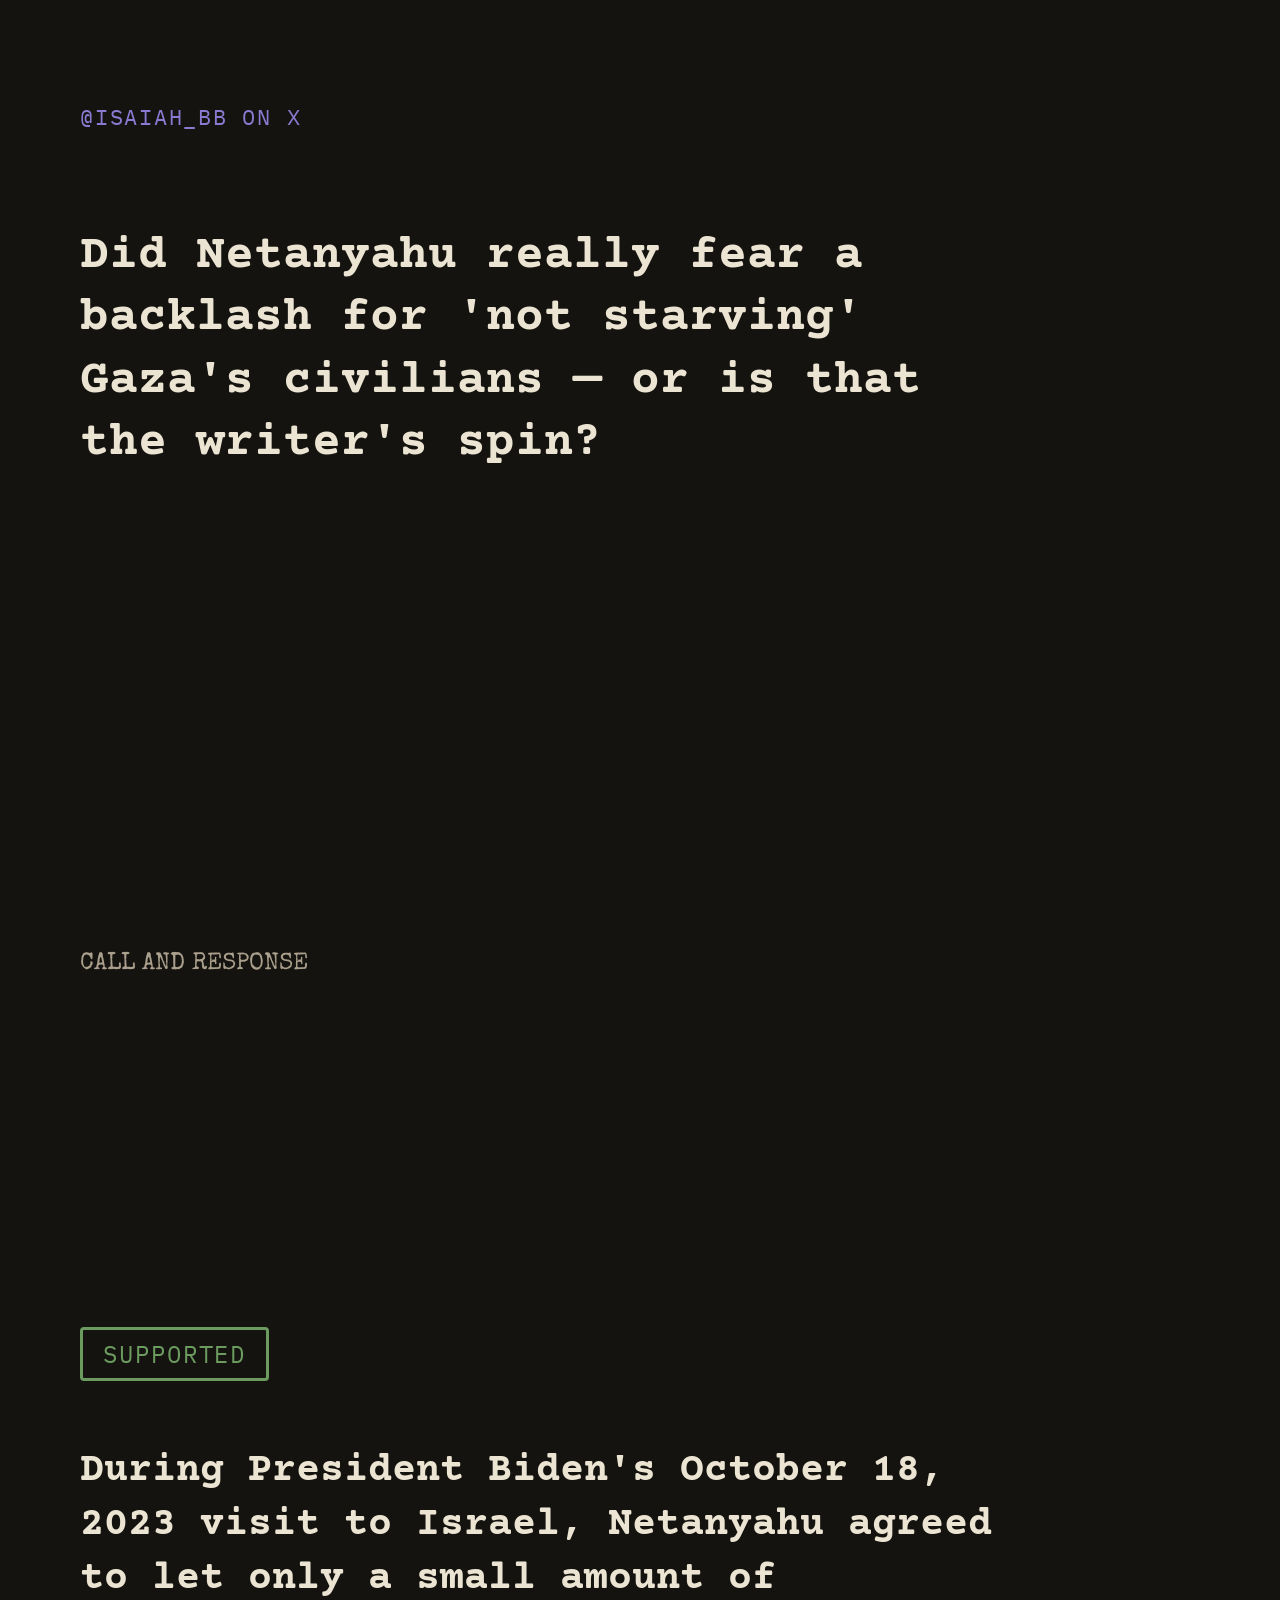
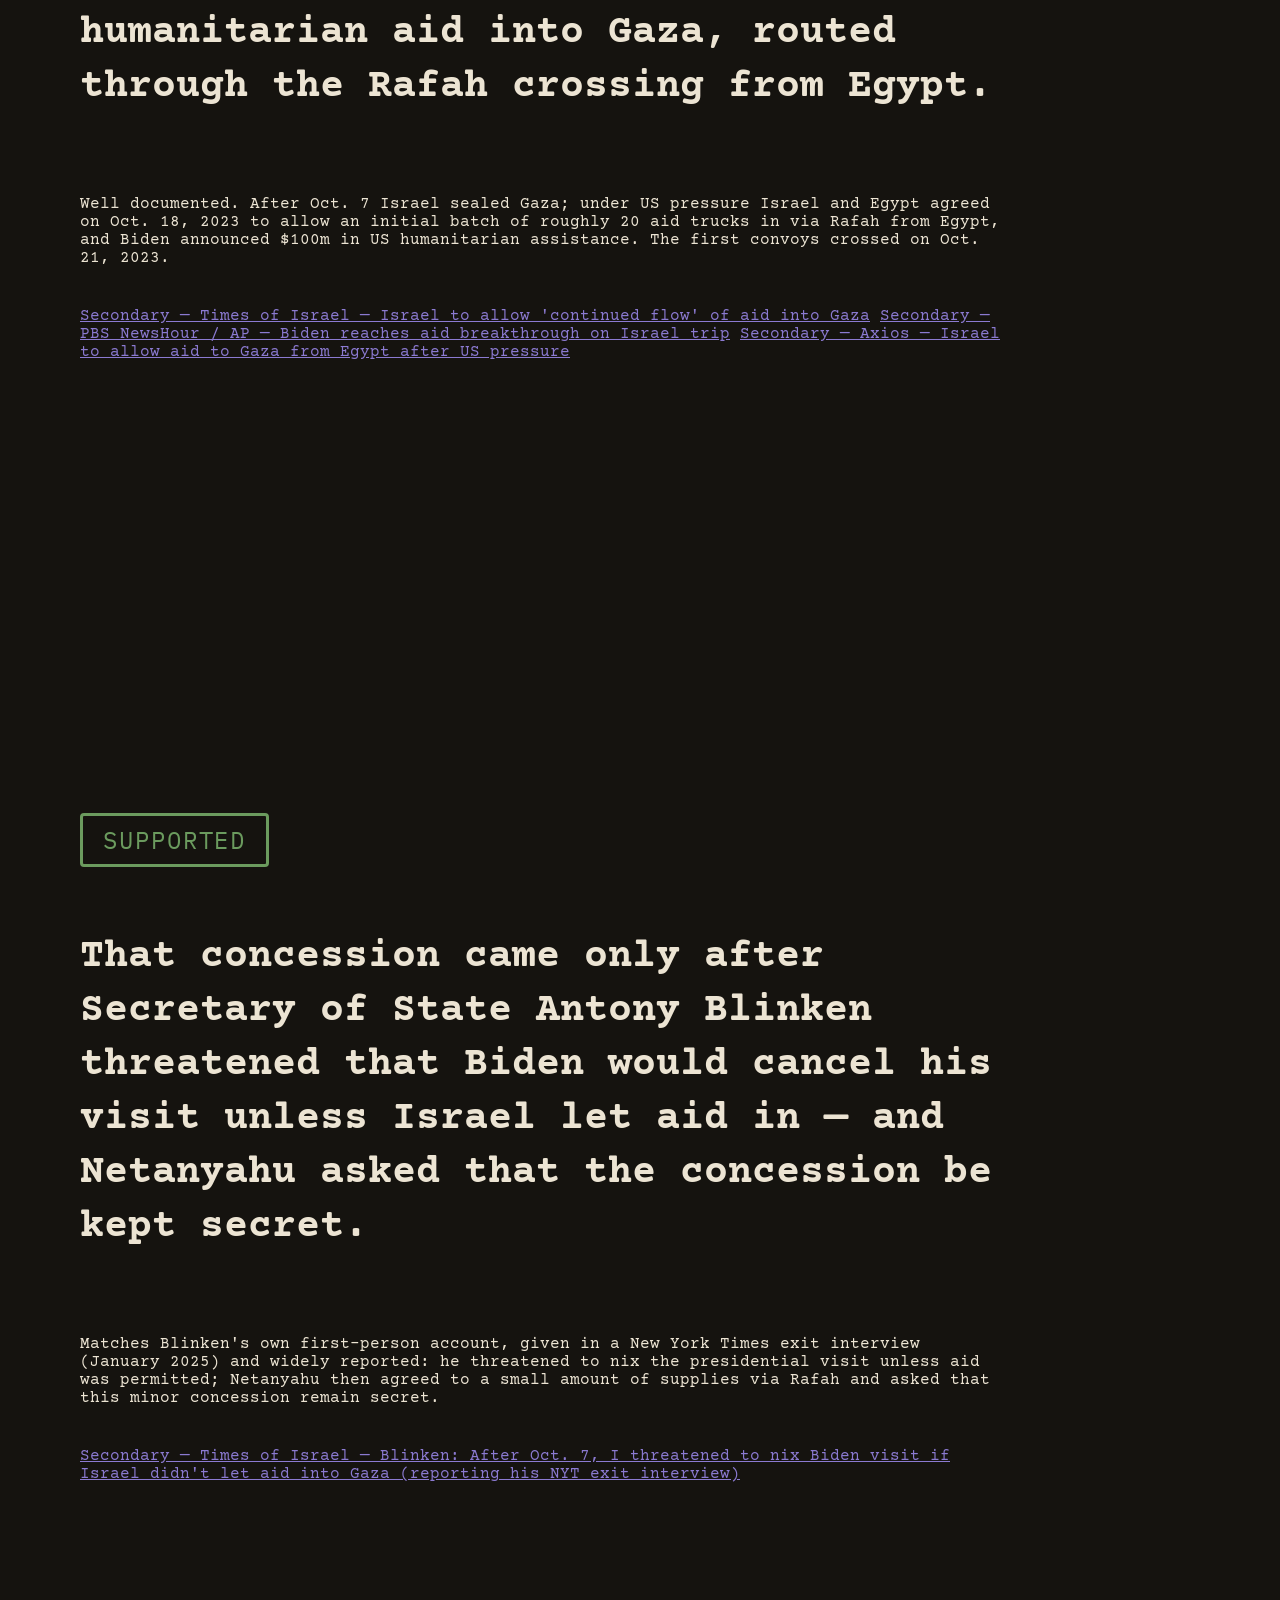
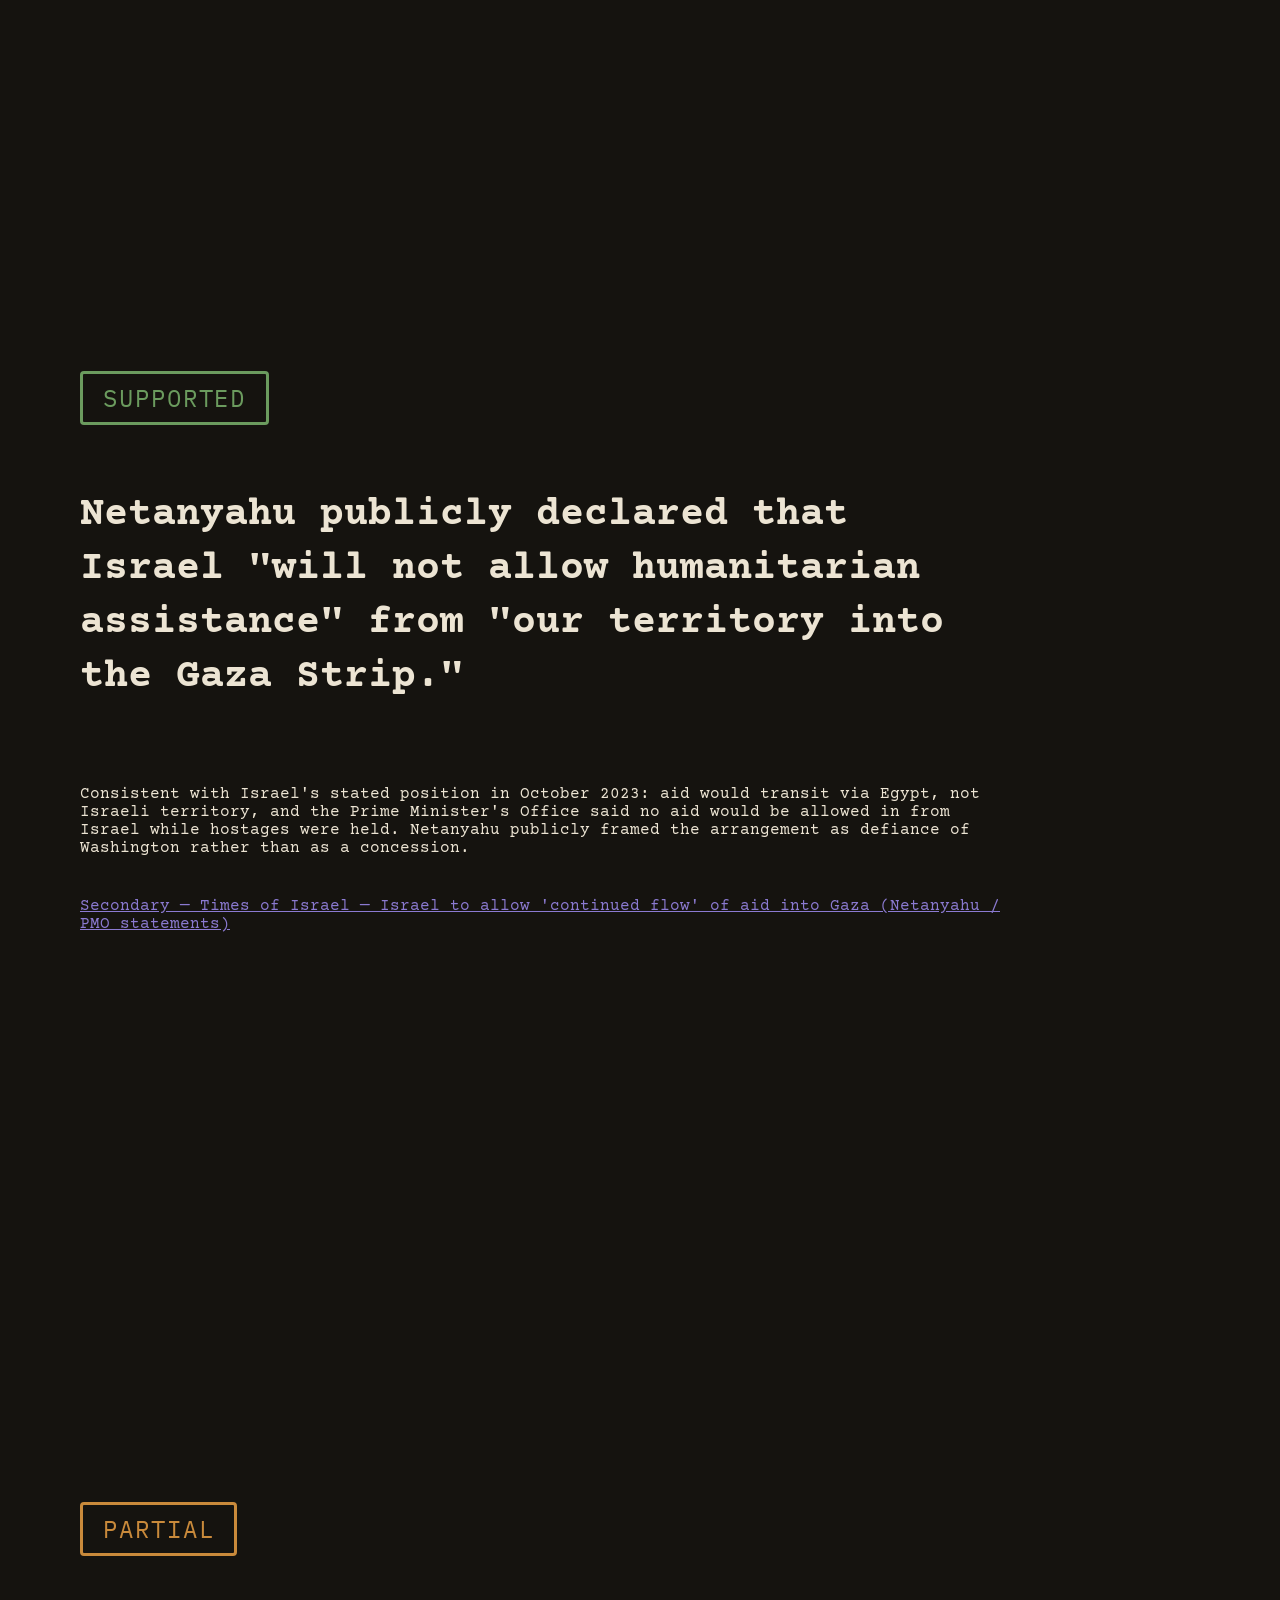
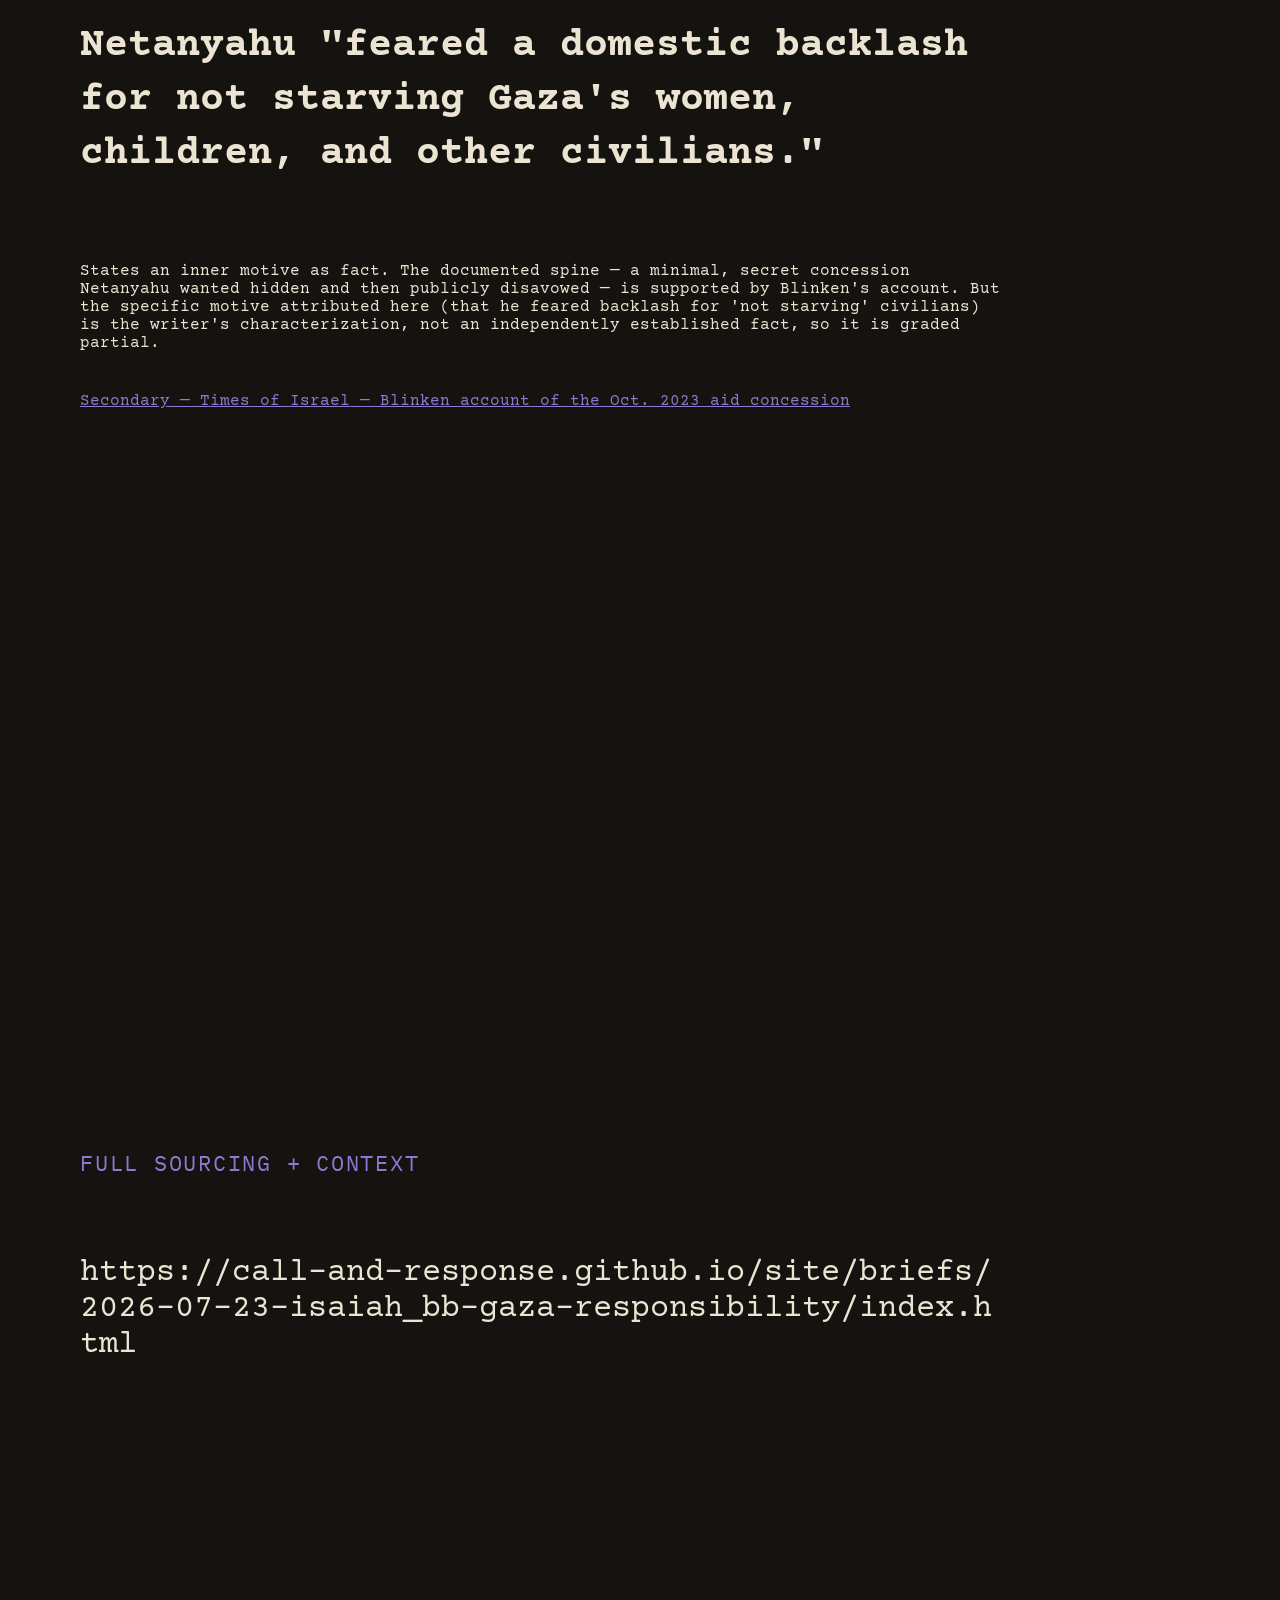
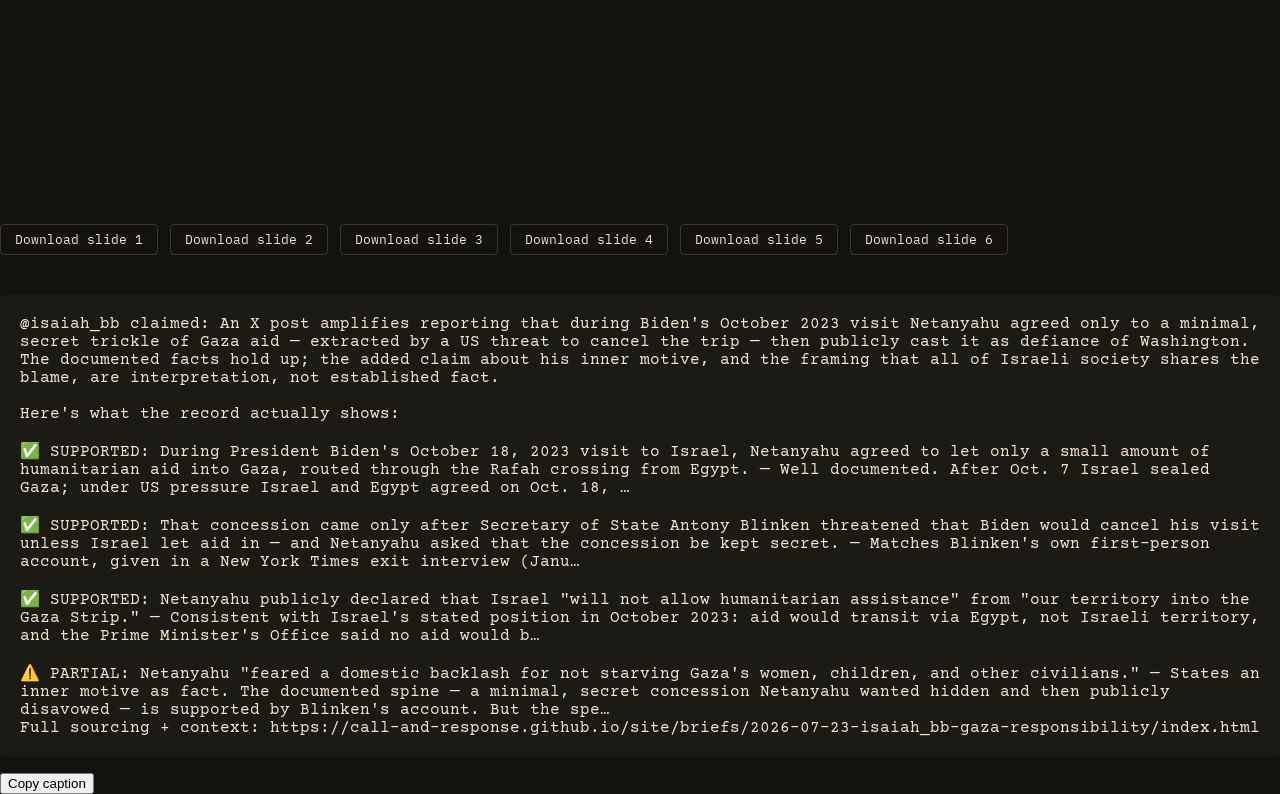
<file: briefs/2026-07-23-isaiah_bb-gaza-responsibility/panels.html>
<!doctype html>
<html lang="en">
<head>
<meta charset="utf-8">
<title>Source Audit — Panels — @isaiah_bb</title>
<link rel="stylesheet" href="../../audit.css">
</head>
<body>
<main class="audit-panels">
  <div class="panels-preview"><div class="slide slide--cover" data-slide="1">
  <p class="slide-account">@isaiah_bb on X</p>
  <p class="slide-hook">Did Netanyahu really fear a backlash for 'not starving' Gaza's civilians — or is that the writer's spin?</p>
  <p class="slide-wordmark">CALL AND RESPONSE</p>
</div>
<div class="slide slide--claim" data-slide="2">
  <span class="slide-badge slide-badge--supported">SUPPORTED</span>
  <p class="slide-claim-text">During President Biden's October 18, 2023 visit to Israel, Netanyahu agreed to let only a small amount of humanitarian aid into Gaza, routed through the Rafah crossing from Egypt.</p>
  <p class="slide-claim-note">Well documented. After Oct. 7 Israel sealed Gaza; under US pressure Israel and Egypt agreed on Oct. 18, 2023 to allow an initial batch of roughly 20 aid trucks in via Rafah from Egypt, and Biden announced $100m in US humanitarian assistance. The first convoys crossed on Oct. 21, 2023.</p>
  <div class="slide-sources"><a href="https://www.timesofisrael.com/biden-speaks-with-netanyahu-says-israel-to-allow-continued-flow-of-aid-into-gaza/" class="slide-source-tag slide-source-tag--secondary">Secondary — Times of Israel — Israel to allow 'continued flow' of aid into Gaza</a>
<a href="https://www.pbs.org/newshour/world/despite-setbacks-biden-reaches-aid-breakthrough-on-israel-trip" class="slide-source-tag slide-source-tag--secondary">Secondary — PBS NewsHour / AP — Biden reaches aid breakthrough on Israel trip</a>
<a href="https://www.axios.com/2023/10/18/gaza-humanitarian-aid-entry-israel-netanyahu-biden" class="slide-source-tag slide-source-tag--secondary">Secondary — Axios — Israel to allow aid to Gaza from Egypt after US pressure</a></div>
</div>
<div class="slide slide--claim" data-slide="3">
  <span class="slide-badge slide-badge--supported">SUPPORTED</span>
  <p class="slide-claim-text">That concession came only after Secretary of State Antony Blinken threatened that Biden would cancel his visit unless Israel let aid in — and Netanyahu asked that the concession be kept secret.</p>
  <p class="slide-claim-note">Matches Blinken's own first-person account, given in a New York Times exit interview (January 2025) and widely reported: he threatened to nix the presidential visit unless aid was permitted; Netanyahu then agreed to a small amount of supplies via Rafah and asked that this minor concession remain secret.</p>
  <div class="slide-sources"><a href="https://www.timesofisrael.com/blinken-after-oct-7-us-threatened-to-nix-biden-visit-if-aid-didnt-go-into-gaza/" class="slide-source-tag slide-source-tag--secondary">Secondary — Times of Israel — Blinken: After Oct. 7, I threatened to nix Biden visit if Israel didn't let aid into Gaza (reporting his NYT exit interview)</a></div>
</div>
<div class="slide slide--claim" data-slide="4">
  <span class="slide-badge slide-badge--supported">SUPPORTED</span>
  <p class="slide-claim-text">Netanyahu publicly declared that Israel &quot;will not allow humanitarian assistance&quot; from &quot;our territory into the Gaza Strip.&quot;</p>
  <p class="slide-claim-note">Consistent with Israel's stated position in October 2023: aid would transit via Egypt, not Israeli territory, and the Prime Minister's Office said no aid would be allowed in from Israel while hostages were held. Netanyahu publicly framed the arrangement as defiance of Washington rather than as a concession.</p>
  <div class="slide-sources"><a href="https://www.timesofisrael.com/biden-speaks-with-netanyahu-says-israel-to-allow-continued-flow-of-aid-into-gaza/" class="slide-source-tag slide-source-tag--secondary">Secondary — Times of Israel — Israel to allow 'continued flow' of aid into Gaza (Netanyahu / PMO statements)</a></div>
</div>
<div class="slide slide--claim" data-slide="5">
  <span class="slide-badge slide-badge--partial">PARTIAL</span>
  <p class="slide-claim-text">Netanyahu &quot;feared a domestic backlash for not starving Gaza's women, children, and other civilians.&quot;</p>
  <p class="slide-claim-note">States an inner motive as fact. The documented spine — a minimal, secret concession Netanyahu wanted hidden and then publicly disavowed — is supported by Blinken's account. But the specific motive attributed here (that he feared backlash for 'not starving' civilians) is the writer's characterization, not an independently established fact, so it is graded partial.</p>
  <div class="slide-sources"><a href="https://www.timesofisrael.com/blinken-after-oct-7-us-threatened-to-nix-biden-visit-if-aid-didnt-go-into-gaza/" class="slide-source-tag slide-source-tag--secondary">Secondary — Times of Israel — Blinken account of the Oct. 2023 aid concession</a></div>
</div>
<div class="slide slide--closer" data-slide="6">
  <p class="slide-closer-label">Full sourcing + context</p>
  <p class="slide-closer-url">https://call-and-response.github.io/site/briefs/2026-07-23-isaiah_bb-gaza-responsibility/index.html</p>
</div></div>
  <div class="panels-downloads"><a class="slide-download" href="slide-1.png" download>Download slide 1</a>
<a class="slide-download" href="slide-2.png" download>Download slide 2</a>
<a class="slide-download" href="slide-3.png" download>Download slide 3</a>
<a class="slide-download" href="slide-4.png" download>Download slide 4</a>
<a class="slide-download" href="slide-5.png" download>Download slide 5</a>
<a class="slide-download" href="slide-6.png" download>Download slide 6</a></div>
  <div class="caption-block">
    <pre id="ig-caption">@isaiah_bb claimed: An X post amplifies reporting that during Biden's October 2023 visit Netanyahu agreed only to a minimal, secret trickle of Gaza aid — extracted by a US threat to cancel the trip — then publicly cast it as defiance of Washington. The documented facts hold up; the added claim about his inner motive, and the framing that all of Israeli society shares the blame, are interpretation, not established fact.

Here's what the record actually shows:

✅ SUPPORTED: During President Biden's October 18, 2023 visit to Israel, Netanyahu agreed to let only a small amount of humanitarian aid into Gaza, routed through the Rafah crossing from Egypt. — Well documented. After Oct. 7 Israel sealed Gaza; under US pressure Israel and Egypt agreed on Oct. 18, …

✅ SUPPORTED: That concession came only after Secretary of State Antony Blinken threatened that Biden would cancel his visit unless Israel let aid in — and Netanyahu asked that the concession be kept secret. — Matches Blinken's own first-person account, given in a New York Times exit interview (Janu…

✅ SUPPORTED: Netanyahu publicly declared that Israel &quot;will not allow humanitarian assistance&quot; from &quot;our territory into the Gaza Strip.&quot; — Consistent with Israel's stated position in October 2023: aid would transit via Egypt, not Israeli territory, and the Prime Minister's Office said no aid would b…

⚠️ PARTIAL: Netanyahu &quot;feared a domestic backlash for not starving Gaza's women, children, and other civilians.&quot; — States an inner motive as fact. The documented spine — a minimal, secret concession Netanyahu wanted hidden and then publicly disavowed — is supported by Blinken's account. But the spe…
Full sourcing + context: https://call-and-response.github.io/site/briefs/2026-07-23-isaiah_bb-gaza-responsibility/index.html</pre>
    <button id="copy-caption-btn" type="button">Copy caption</button>
  </div>
</main>
<script>
document.getElementById('copy-caption-btn').addEventListener('click', () => {
  const text = document.getElementById('ig-caption').textContent;
  navigator.clipboard.writeText(text);
});
</script>
</body>
</html>
</file>
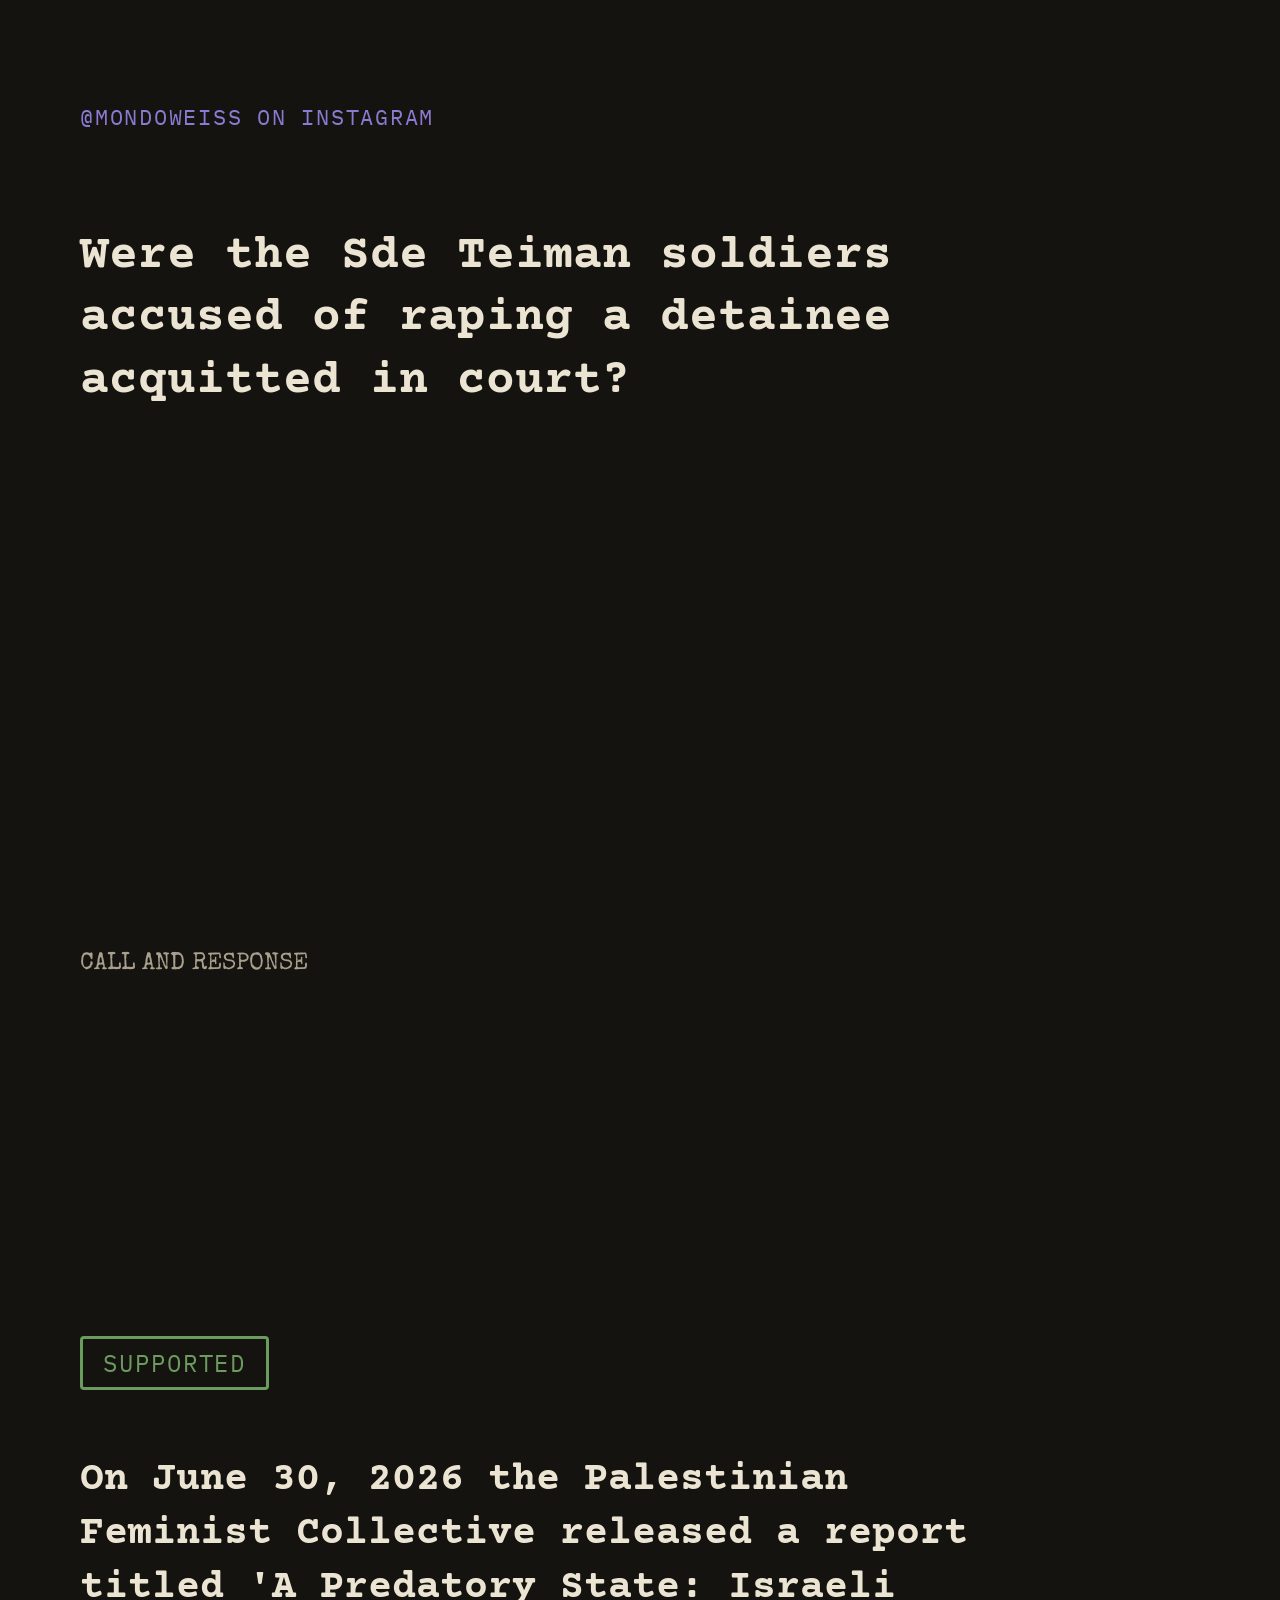
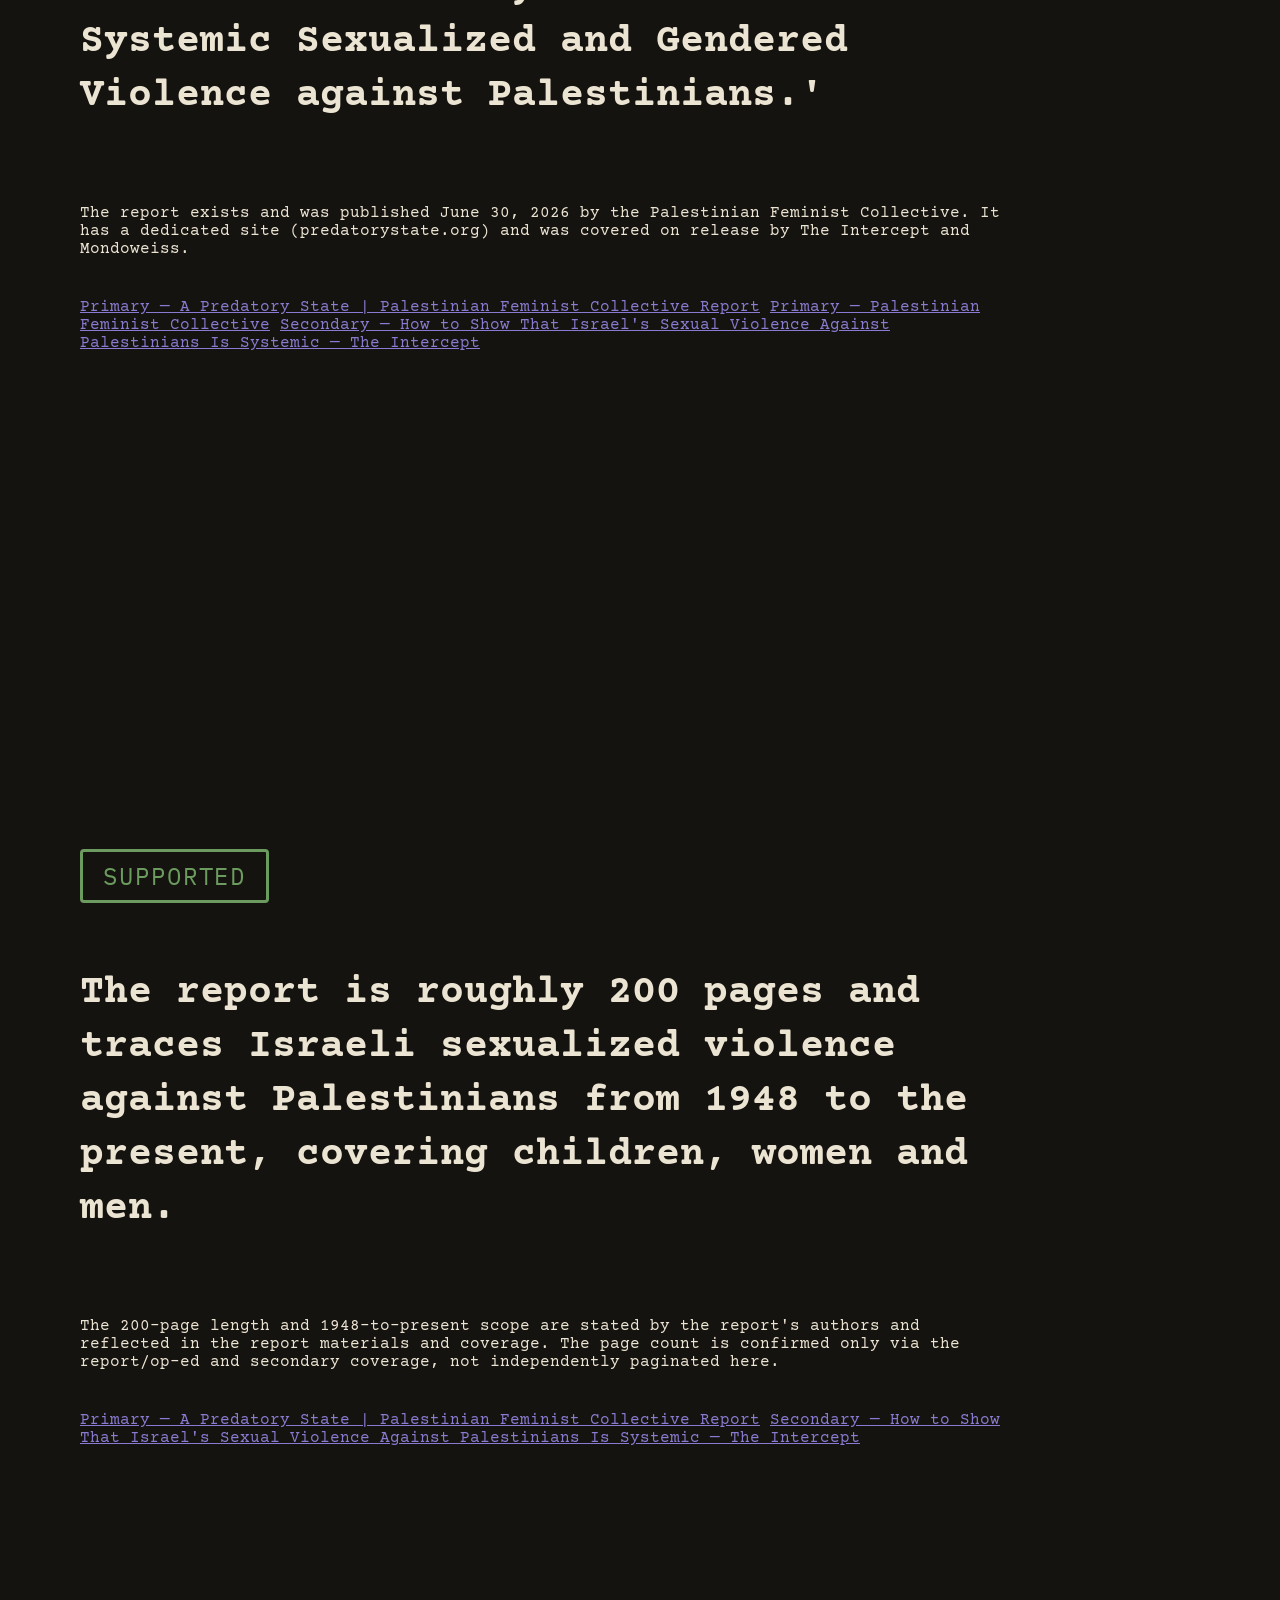
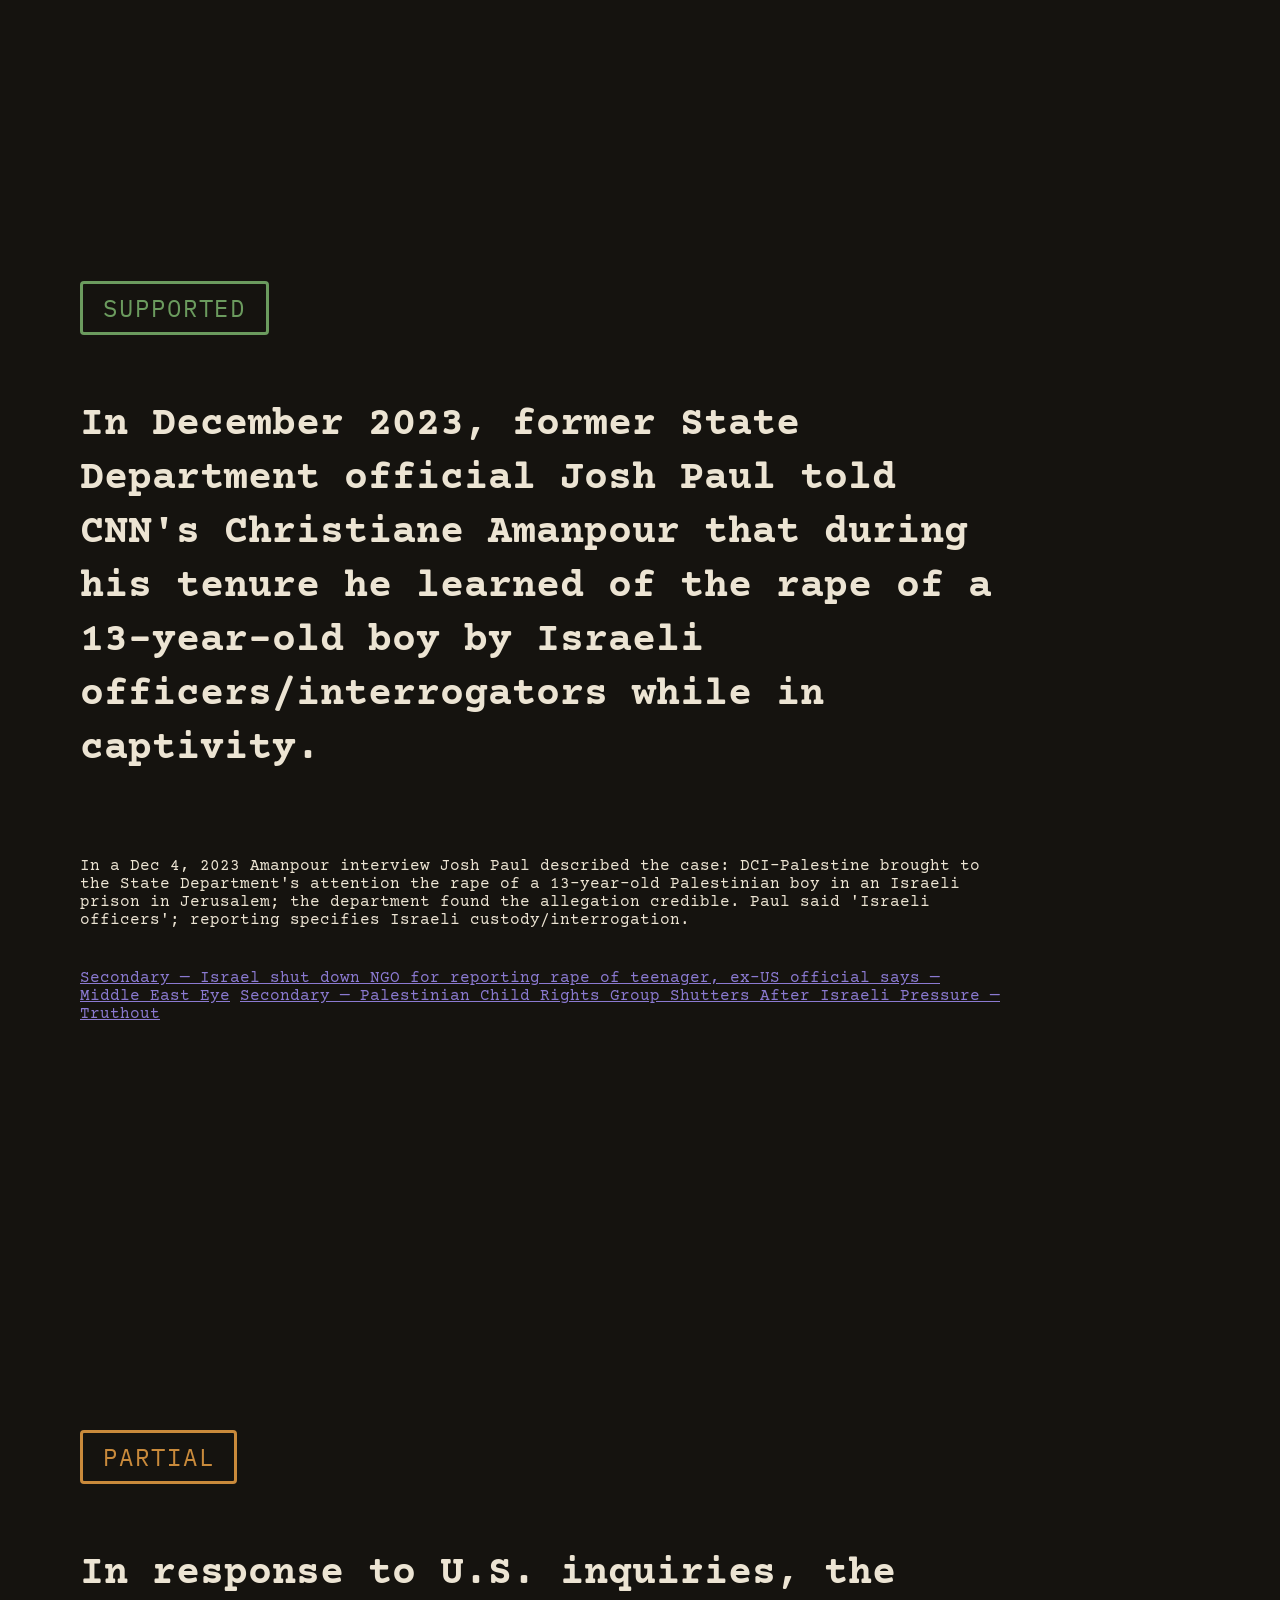
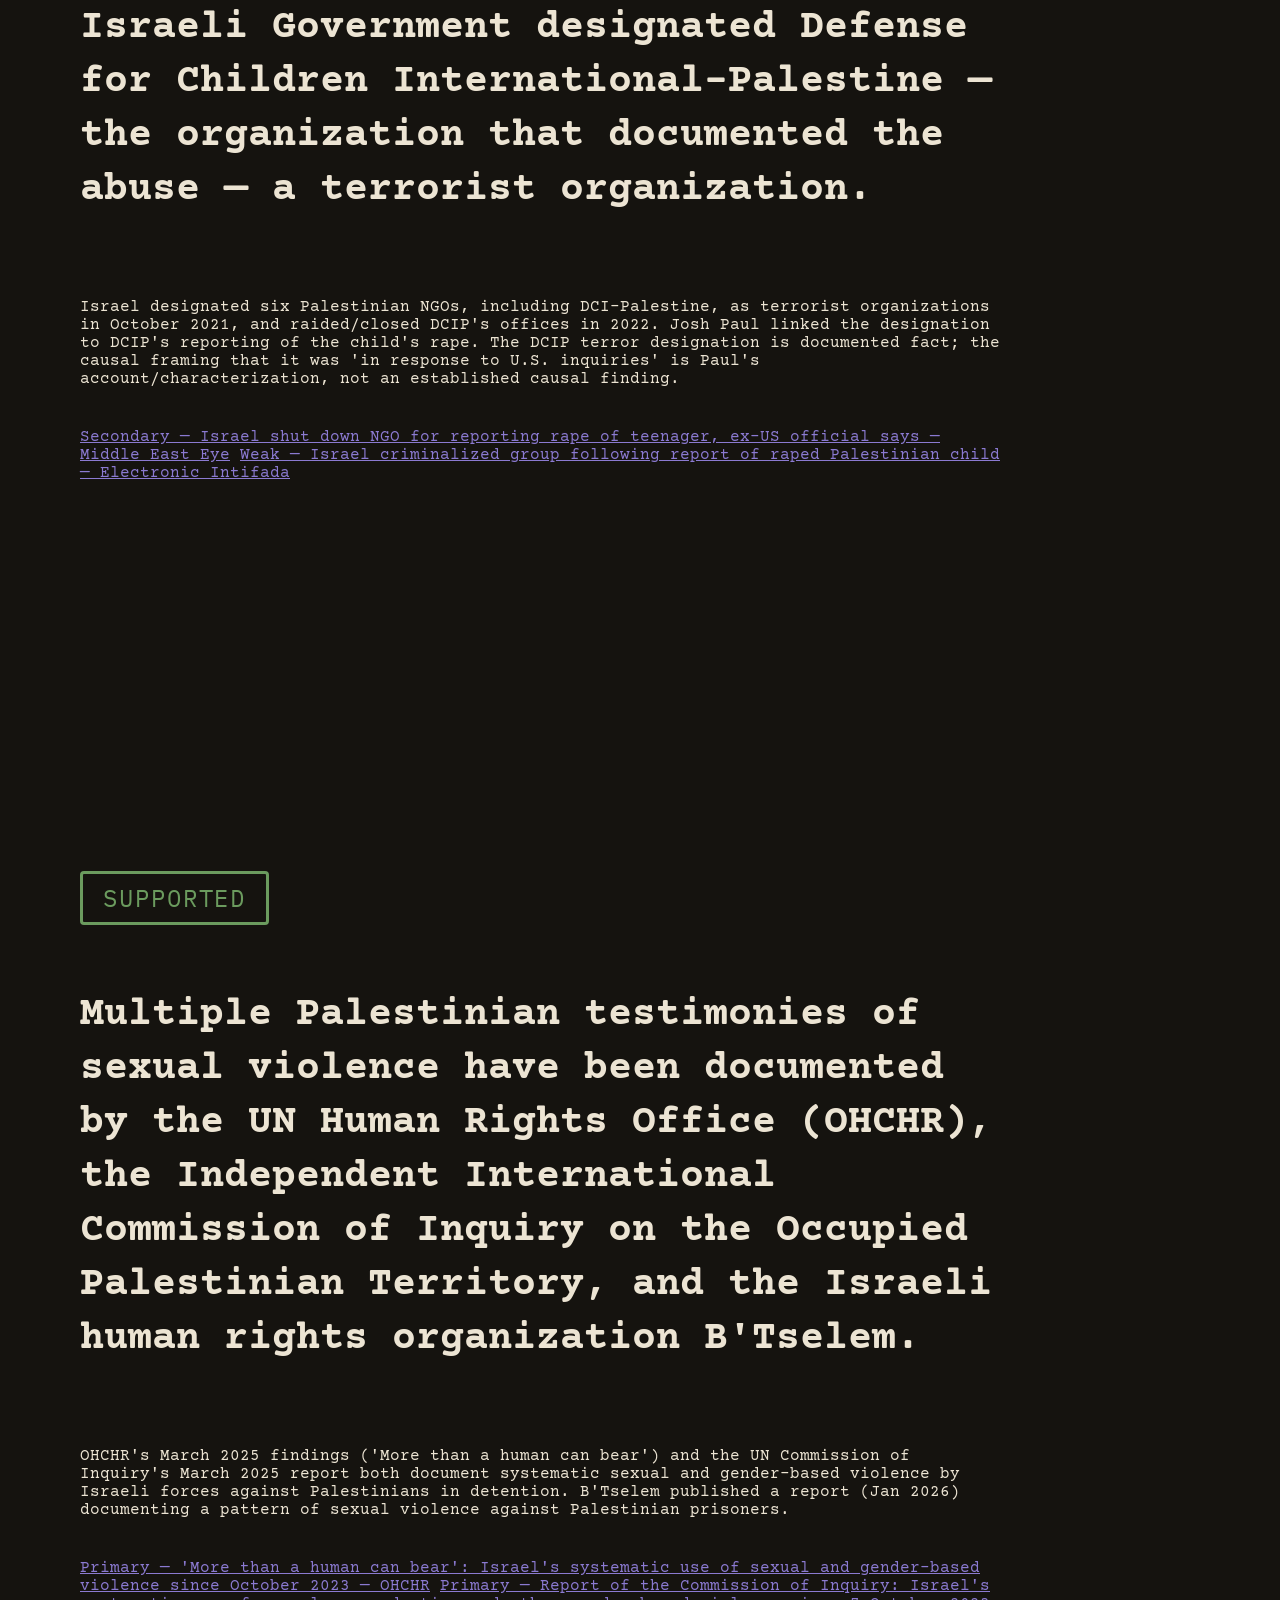
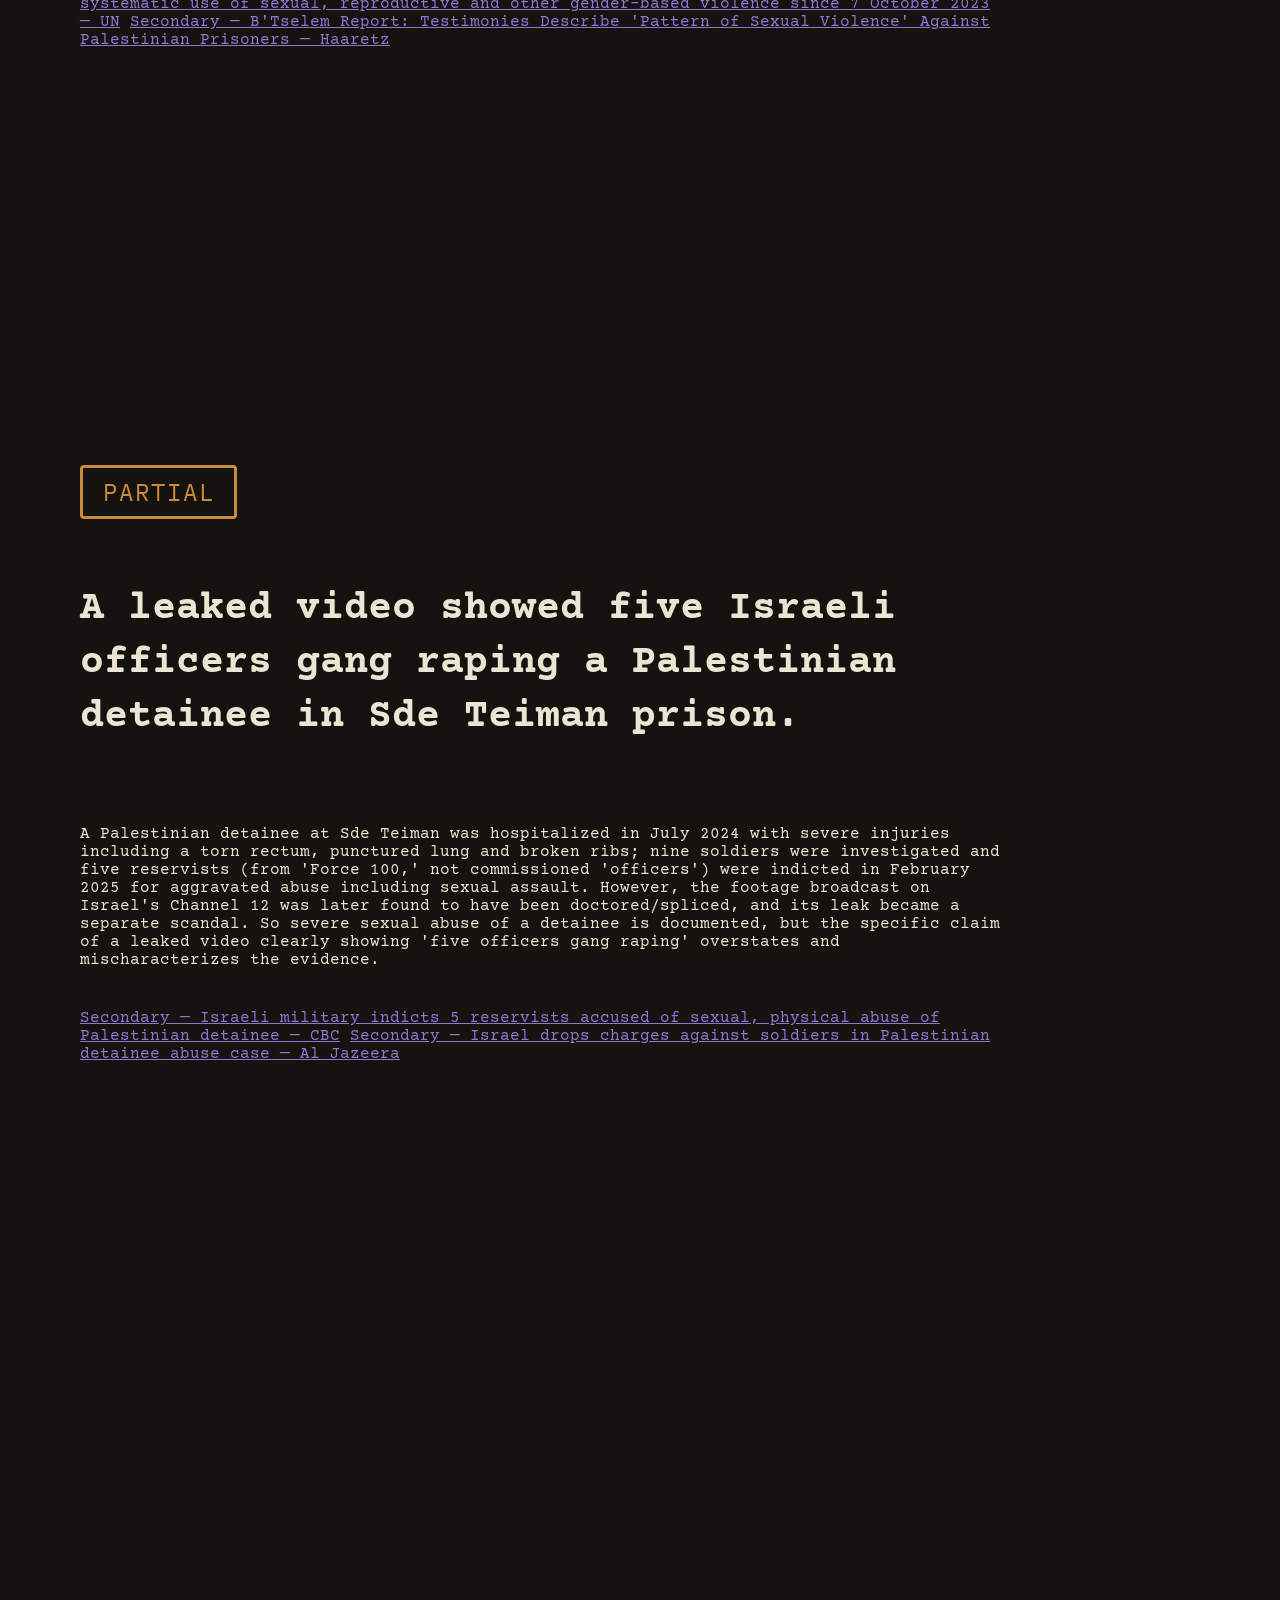
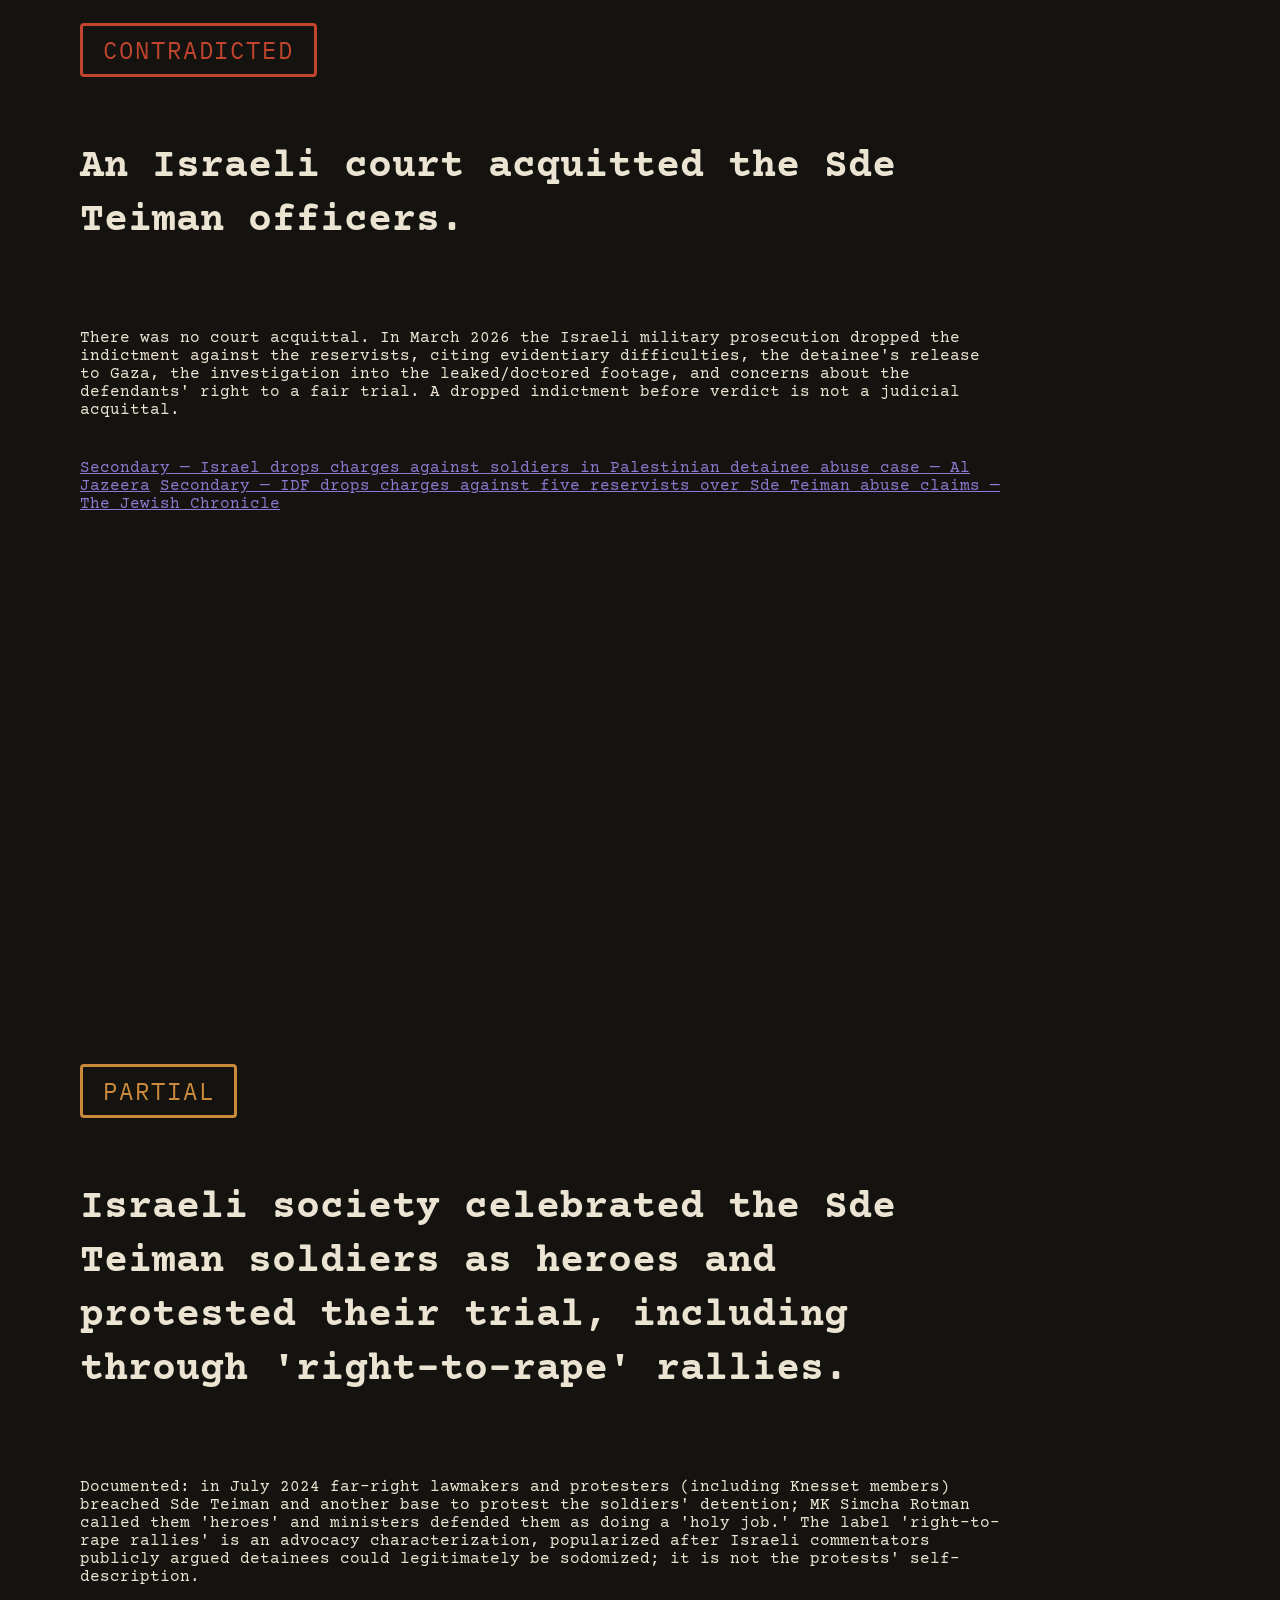
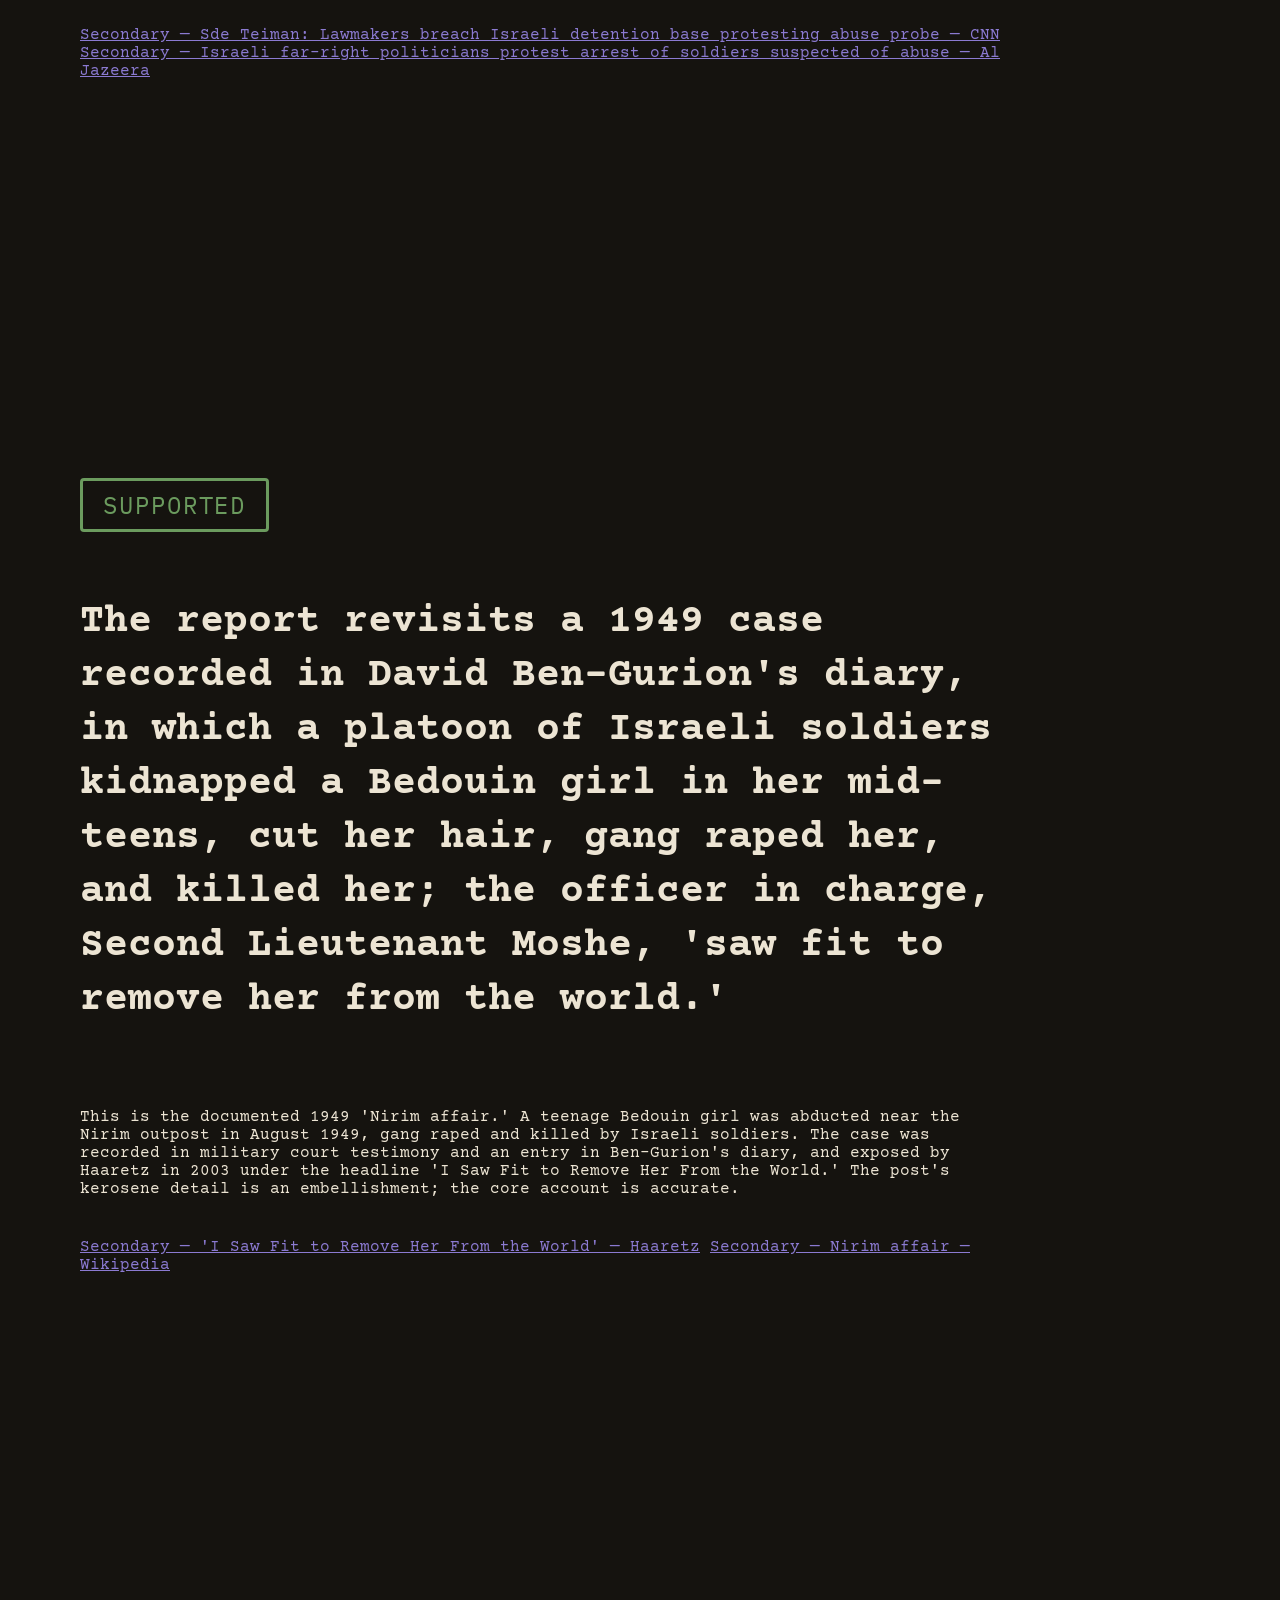
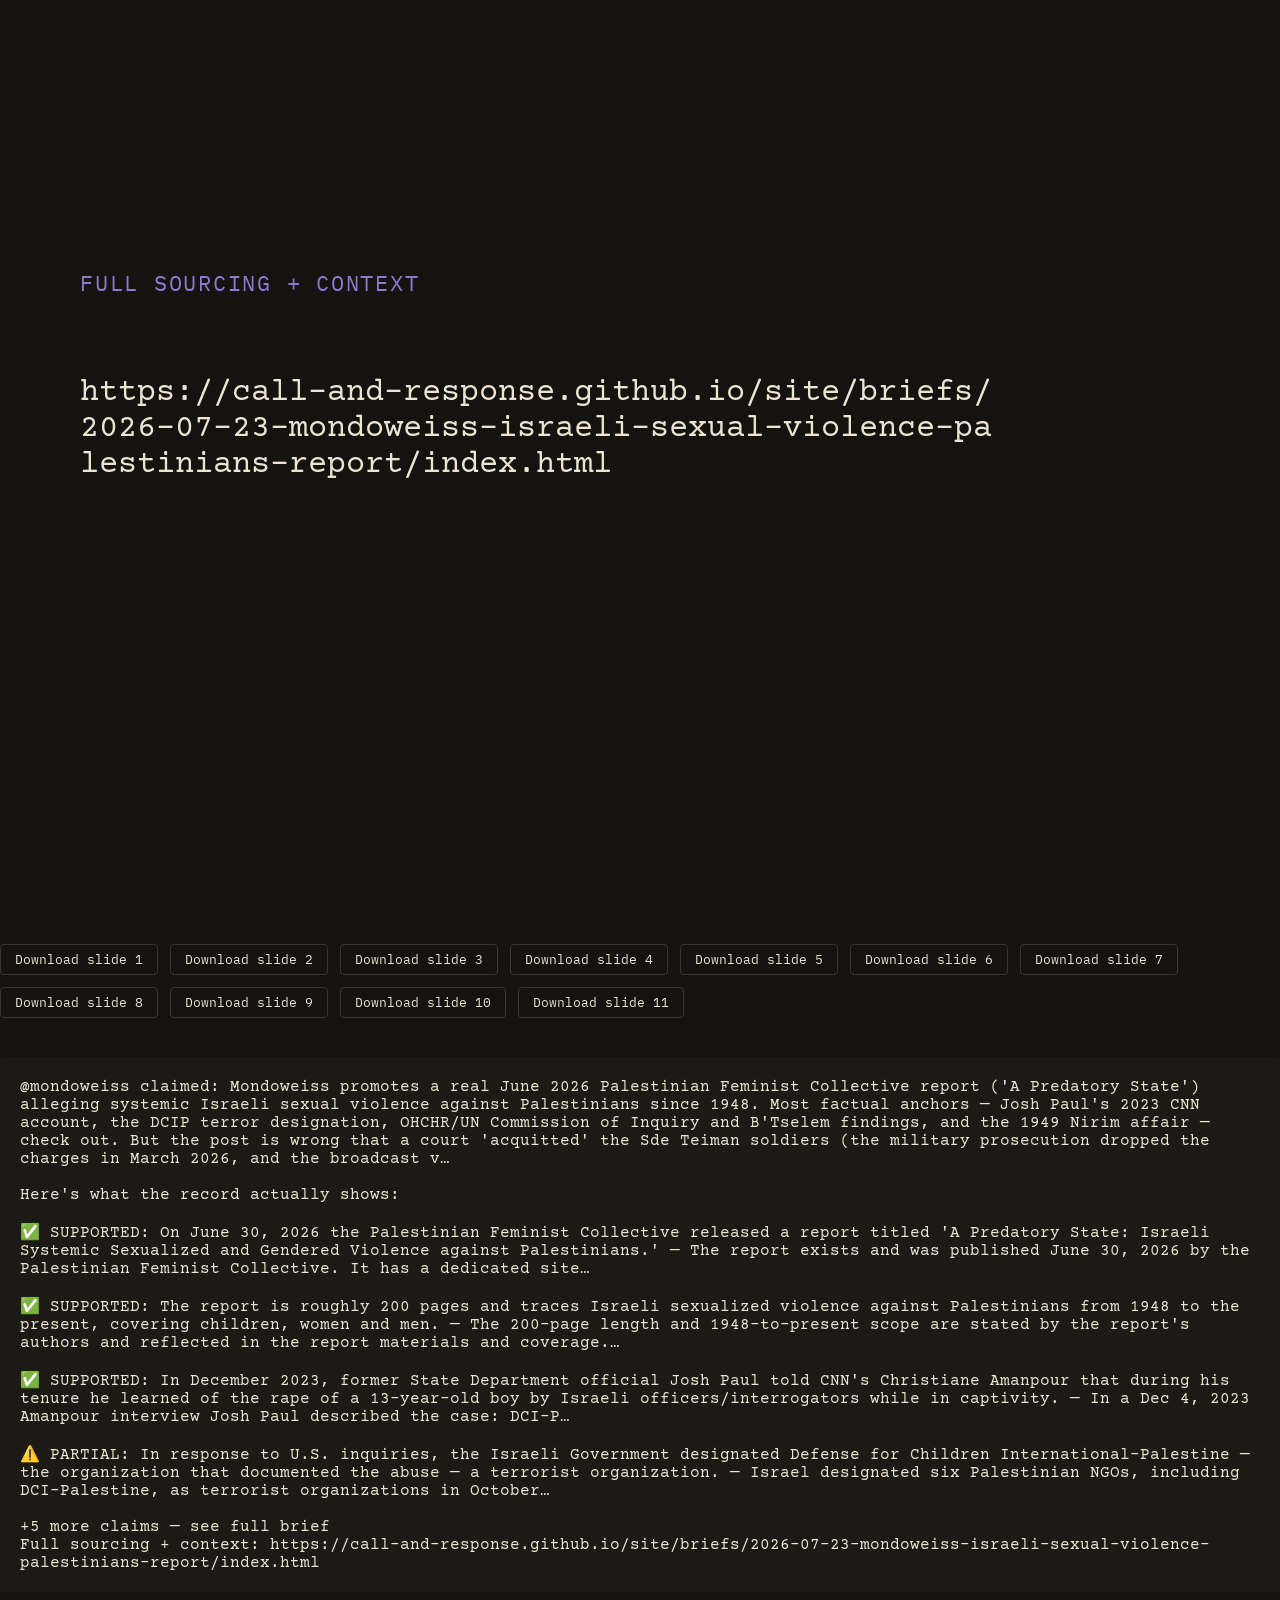
<file: briefs/2026-07-23-mondoweiss-israeli-sexual-violence-palestinians-report/panels.html>
<!doctype html>
<html lang="en">
<head>
<meta charset="utf-8">
<title>Source Audit — Panels — @mondoweiss</title>
<link rel="stylesheet" href="../../audit.css">
</head>
<body>
<main class="audit-panels">
  <div class="panels-preview"><div class="slide slide--cover" data-slide="1">
  <p class="slide-account">@mondoweiss on instagram</p>
  <p class="slide-hook">Were the Sde Teiman soldiers accused of raping a detainee acquitted in court?</p>
  <p class="slide-wordmark">CALL AND RESPONSE</p>
</div>
<div class="slide slide--claim" data-slide="2">
  <span class="slide-badge slide-badge--supported">SUPPORTED</span>
  <p class="slide-claim-text">On June 30, 2026 the Palestinian Feminist Collective released a report titled 'A Predatory State: Israeli Systemic Sexualized and Gendered Violence against Palestinians.'</p>
  <p class="slide-claim-note">The report exists and was published June 30, 2026 by the Palestinian Feminist Collective. It has a dedicated site (predatorystate.org) and was covered on release by The Intercept and Mondoweiss.</p>
  <div class="slide-sources"><a href="https://predatorystate.org/" class="slide-source-tag slide-source-tag--primary">Primary — A Predatory State | Palestinian Feminist Collective Report</a>
<a href="https://palestinianfeministcollective.org/" class="slide-source-tag slide-source-tag--primary">Primary — Palestinian Feminist Collective</a>
<a href="https://theintercept.com/2026/06/30/sexual-violence-rape-israel-palestinians-prison/" class="slide-source-tag slide-source-tag--secondary">Secondary — How to Show That Israel's Sexual Violence Against Palestinians Is Systemic — The Intercept</a></div>
</div>
<div class="slide slide--claim" data-slide="3">
  <span class="slide-badge slide-badge--supported">SUPPORTED</span>
  <p class="slide-claim-text">The report is roughly 200 pages and traces Israeli sexualized violence against Palestinians from 1948 to the present, covering children, women and men.</p>
  <p class="slide-claim-note">The 200-page length and 1948-to-present scope are stated by the report's authors and reflected in the report materials and coverage. The page count is confirmed only via the report/op-ed and secondary coverage, not independently paginated here.</p>
  <div class="slide-sources"><a href="https://predatorystate.org/" class="slide-source-tag slide-source-tag--primary">Primary — A Predatory State | Palestinian Feminist Collective Report</a>
<a href="https://theintercept.com/2026/06/30/sexual-violence-rape-israel-palestinians-prison/" class="slide-source-tag slide-source-tag--secondary">Secondary — How to Show That Israel's Sexual Violence Against Palestinians Is Systemic — The Intercept</a></div>
</div>
<div class="slide slide--claim" data-slide="4">
  <span class="slide-badge slide-badge--supported">SUPPORTED</span>
  <p class="slide-claim-text">In December 2023, former State Department official Josh Paul told CNN's Christiane Amanpour that during his tenure he learned of the rape of a 13-year-old boy by Israeli officers/interrogators while in captivity.</p>
  <p class="slide-claim-note">In a Dec 4, 2023 Amanpour interview Josh Paul described the case: DCI-Palestine brought to the State Department's attention the rape of a 13-year-old Palestinian boy in an Israeli prison in Jerusalem; the department found the allegation credible. Paul said 'Israeli officers'; reporting specifies Israeli custody/interrogation.</p>
  <div class="slide-sources"><a href="https://www.middleeasteye.net/news/israel-palestine-war-ngo-shut-down-reporting-sexual-assault-ex-us" class="slide-source-tag slide-source-tag--secondary">Secondary — Israel shut down NGO for reporting rape of teenager, ex-US official says — Middle East Eye</a>
<a href="https://truthout.org/articles/palestinian-child-rights-group-shutters-after-israeli-pressure/" class="slide-source-tag slide-source-tag--secondary">Secondary — Palestinian Child Rights Group Shutters After Israeli Pressure — Truthout</a></div>
</div>
<div class="slide slide--claim" data-slide="5">
  <span class="slide-badge slide-badge--partial">PARTIAL</span>
  <p class="slide-claim-text">In response to U.S. inquiries, the Israeli Government designated Defense for Children International-Palestine — the organization that documented the abuse — a terrorist organization.</p>
  <p class="slide-claim-note">Israel designated six Palestinian NGOs, including DCI-Palestine, as terrorist organizations in October 2021, and raided/closed DCIP's offices in 2022. Josh Paul linked the designation to DCIP's reporting of the child's rape. The DCIP terror designation is documented fact; the causal framing that it was 'in response to U.S. inquiries' is Paul's account/characterization, not an established causal finding.</p>
  <div class="slide-sources"><a href="https://www.middleeasteye.net/news/israel-palestine-war-ngo-shut-down-reporting-sexual-assault-ex-us" class="slide-source-tag slide-source-tag--secondary">Secondary — Israel shut down NGO for reporting rape of teenager, ex-US official says — Middle East Eye</a>
<a href="https://electronicintifada.net/blogs/tamara-nassar/israel-criminalized-group-following-report-raped-palestinian-child" class="slide-source-tag slide-source-tag--weak">Weak — Israel criminalized group following report of raped Palestinian child — Electronic Intifada</a></div>
</div>
<div class="slide slide--claim" data-slide="6">
  <span class="slide-badge slide-badge--supported">SUPPORTED</span>
  <p class="slide-claim-text">Multiple Palestinian testimonies of sexual violence have been documented by the UN Human Rights Office (OHCHR), the Independent International Commission of Inquiry on the Occupied Palestinian Territory, and the Israeli human rights organization B'Tselem.</p>
  <p class="slide-claim-note">OHCHR's March 2025 findings ('More than a human can bear') and the UN Commission of Inquiry's March 2025 report both document systematic sexual and gender-based violence by Israeli forces against Palestinians in detention. B'Tselem published a report (Jan 2026) documenting a pattern of sexual violence against Palestinian prisoners.</p>
  <div class="slide-sources"><a href="https://www.ohchr.org/en/press-releases/2025/03/more-human-can-bear-israels-systematic-use-sexual-reproductive-and-other" class="slide-source-tag slide-source-tag--primary">Primary — 'More than a human can bear': Israel's systematic use of sexual and gender-based violence since October 2023 — OHCHR</a>
<a href="https://www.un.org/unispal/document/report-of-the-commission-of-inquiry-israel-gender-based-violence-13march2025/" class="slide-source-tag slide-source-tag--primary">Primary — Report of the Commission of Inquiry: Israel's systematic use of sexual, reproductive and other gender-based violence since 7 October 2023 — UN</a>
<a href="https://www.haaretz.com/israel-news/2026-01-21/ty-article/.premium/israeli-rights-group-survey-finds-evidence-of-sexual-abuse-of-palestinian-prisoners/0000019b-e08e-d253-a19f-e49fb1dd0000" class="slide-source-tag slide-source-tag--secondary">Secondary — B'Tselem Report: Testimonies Describe 'Pattern of Sexual Violence' Against Palestinian Prisoners — Haaretz</a></div>
</div>
<div class="slide slide--claim" data-slide="7">
  <span class="slide-badge slide-badge--partial">PARTIAL</span>
  <p class="slide-claim-text">A leaked video showed five Israeli officers gang raping a Palestinian detainee in Sde Teiman prison.</p>
  <p class="slide-claim-note">A Palestinian detainee at Sde Teiman was hospitalized in July 2024 with severe injuries including a torn rectum, punctured lung and broken ribs; nine soldiers were investigated and five reservists (from 'Force 100,' not commissioned 'officers') were indicted in February 2025 for aggravated abuse including sexual assault. However, the footage broadcast on Israel's Channel 12 was later found to have been doctored/spliced, and its leak became a separate scandal. So severe sexual abuse of a detainee is documented, but the specific claim of a leaked video clearly showing 'five officers gang raping' overstates and mischaracterizes the evidence.</p>
  <div class="slide-sources"><a href="https://amp.cbc.ca/lite/story/1.7462562" class="slide-source-tag slide-source-tag--secondary">Secondary — Israeli military indicts 5 reservists accused of sexual, physical abuse of Palestinian detainee — CBC</a>
<a href="https://aljazeera.com/news/2026/3/12/israel-drops-charges-on-soldiers-who-allegedly-raped-palestinian-detainee" class="slide-source-tag slide-source-tag--secondary">Secondary — Israel drops charges against soldiers in Palestinian detainee abuse case — Al Jazeera</a></div>
</div>
<div class="slide slide--claim" data-slide="8">
  <span class="slide-badge slide-badge--contradicted">CONTRADICTED</span>
  <p class="slide-claim-text">An Israeli court acquitted the Sde Teiman officers.</p>
  <p class="slide-claim-note">There was no court acquittal. In March 2026 the Israeli military prosecution dropped the indictment against the reservists, citing evidentiary difficulties, the detainee's release to Gaza, the investigation into the leaked/doctored footage, and concerns about the defendants' right to a fair trial. A dropped indictment before verdict is not a judicial acquittal.</p>
  <div class="slide-sources"><a href="https://aljazeera.com/news/2026/3/12/israel-drops-charges-on-soldiers-who-allegedly-raped-palestinian-detainee" class="slide-source-tag slide-source-tag--secondary">Secondary — Israel drops charges against soldiers in Palestinian detainee abuse case — Al Jazeera</a>
<a href="https://www.thejc.com/news/israel/idf-drops-charges-sde-teiman-abuse-b9c9dplf" class="slide-source-tag slide-source-tag--secondary">Secondary — IDF drops charges against five reservists over Sde Teiman abuse claims — The Jewish Chronicle</a></div>
</div>
<div class="slide slide--claim" data-slide="9">
  <span class="slide-badge slide-badge--partial">PARTIAL</span>
  <p class="slide-claim-text">Israeli society celebrated the Sde Teiman soldiers as heroes and protested their trial, including through 'right-to-rape' rallies.</p>
  <p class="slide-claim-note">Documented: in July 2024 far-right lawmakers and protesters (including Knesset members) breached Sde Teiman and another base to protest the soldiers' detention; MK Simcha Rotman called them 'heroes' and ministers defended them as doing a 'holy job.' The label 'right-to-rape rallies' is an advocacy characterization, popularized after Israeli commentators publicly argued detainees could legitimately be sodomized; it is not the protests' self-description.</p>
  <div class="slide-sources"><a href="https://www.cnn.com/2024/07/29/middleeast/sde-teiman-protests-idf-investigation-intl" class="slide-source-tag slide-source-tag--secondary">Secondary — Sde Teiman: Lawmakers breach Israeli detention base protesting abuse probe — CNN</a>
<a href="https://www.aljazeera.com/news/2024/7/29/israeli-far-right-politicians-protest-arrest-of-soldiers-suspected-of-abuse" class="slide-source-tag slide-source-tag--secondary">Secondary — Israeli far-right politicians protest arrest of soldiers suspected of abuse — Al Jazeera</a></div>
</div>
<div class="slide slide--claim" data-slide="10">
  <span class="slide-badge slide-badge--supported">SUPPORTED</span>
  <p class="slide-claim-text">The report revisits a 1949 case recorded in David Ben-Gurion's diary, in which a platoon of Israeli soldiers kidnapped a Bedouin girl in her mid-teens, cut her hair, gang raped her, and killed her; the officer in charge, Second Lieutenant Moshe, 'saw fit to remove her from the world.'</p>
  <p class="slide-claim-note">This is the documented 1949 'Nirim affair.' A teenage Bedouin girl was abducted near the Nirim outpost in August 1949, gang raped and killed by Israeli soldiers. The case was recorded in military court testimony and an entry in Ben-Gurion's diary, and exposed by Haaretz in 2003 under the headline 'I Saw Fit to Remove Her From the World.' The post's kerosene detail is an embellishment; the core account is accurate.</p>
  <div class="slide-sources"><a href="https://www.haaretz.com/2003-10-29/ty-article/i-saw-fit-to-remove-her-from-the-world/0000017f-db62-d856-a37f-ffe2fa5b0000" class="slide-source-tag slide-source-tag--secondary">Secondary — 'I Saw Fit to Remove Her From the World' — Haaretz</a>
<a href="https://en.wikipedia.org/wiki/Nirim_affair" class="slide-source-tag slide-source-tag--secondary">Secondary — Nirim affair — Wikipedia</a></div>
</div>
<div class="slide slide--closer" data-slide="11">
  <p class="slide-closer-label">Full sourcing + context</p>
  <p class="slide-closer-url">https://call-and-response.github.io/site/briefs/2026-07-23-mondoweiss-israeli-sexual-violence-palestinians-report/index.html</p>
</div></div>
  <div class="panels-downloads"><a class="slide-download" href="slide-1.png" download>Download slide 1</a>
<a class="slide-download" href="slide-2.png" download>Download slide 2</a>
<a class="slide-download" href="slide-3.png" download>Download slide 3</a>
<a class="slide-download" href="slide-4.png" download>Download slide 4</a>
<a class="slide-download" href="slide-5.png" download>Download slide 5</a>
<a class="slide-download" href="slide-6.png" download>Download slide 6</a>
<a class="slide-download" href="slide-7.png" download>Download slide 7</a>
<a class="slide-download" href="slide-8.png" download>Download slide 8</a>
<a class="slide-download" href="slide-9.png" download>Download slide 9</a>
<a class="slide-download" href="slide-10.png" download>Download slide 10</a>
<a class="slide-download" href="slide-11.png" download>Download slide 11</a></div>
  <div class="caption-block">
    <pre id="ig-caption">@mondoweiss claimed: Mondoweiss promotes a real June 2026 Palestinian Feminist Collective report ('A Predatory State') alleging systemic Israeli sexual violence against Palestinians since 1948. Most factual anchors — Josh Paul's 2023 CNN account, the DCIP terror designation, OHCHR/UN Commission of Inquiry and B'Tselem findings, and the 1949 Nirim affair — check out. But the post is wrong that a court 'acquitted' the Sde Teiman soldiers (the military prosecution dropped the charges in March 2026, and the broadcast v…

Here's what the record actually shows:

✅ SUPPORTED: On June 30, 2026 the Palestinian Feminist Collective released a report titled 'A Predatory State: Israeli Systemic Sexualized and Gendered Violence against Palestinians.' — The report exists and was published June 30, 2026 by the Palestinian Feminist Collective. It has a dedicated site…

✅ SUPPORTED: The report is roughly 200 pages and traces Israeli sexualized violence against Palestinians from 1948 to the present, covering children, women and men. — The 200-page length and 1948-to-present scope are stated by the report's authors and reflected in the report materials and coverage.…

✅ SUPPORTED: In December 2023, former State Department official Josh Paul told CNN's Christiane Amanpour that during his tenure he learned of the rape of a 13-year-old boy by Israeli officers/interrogators while in captivity. — In a Dec 4, 2023 Amanpour interview Josh Paul described the case: DCI-P…

⚠️ PARTIAL: In response to U.S. inquiries, the Israeli Government designated Defense for Children International-Palestine — the organization that documented the abuse — a terrorist organization. — Israel designated six Palestinian NGOs, including DCI-Palestine, as terrorist organizations in October…

+5 more claims — see full brief
Full sourcing + context: https://call-and-response.github.io/site/briefs/2026-07-23-mondoweiss-israeli-sexual-violence-palestinians-report/index.html</pre>
    <button id="copy-caption-btn" type="button">Copy caption</button>
  </div>
</main>
<script>
document.getElementById('copy-caption-btn').addEventListener('click', () => {
  const text = document.getElementById('ig-caption').textContent;
  navigator.clipboard.writeText(text);
});
</script>
</body>
</html>
</file>
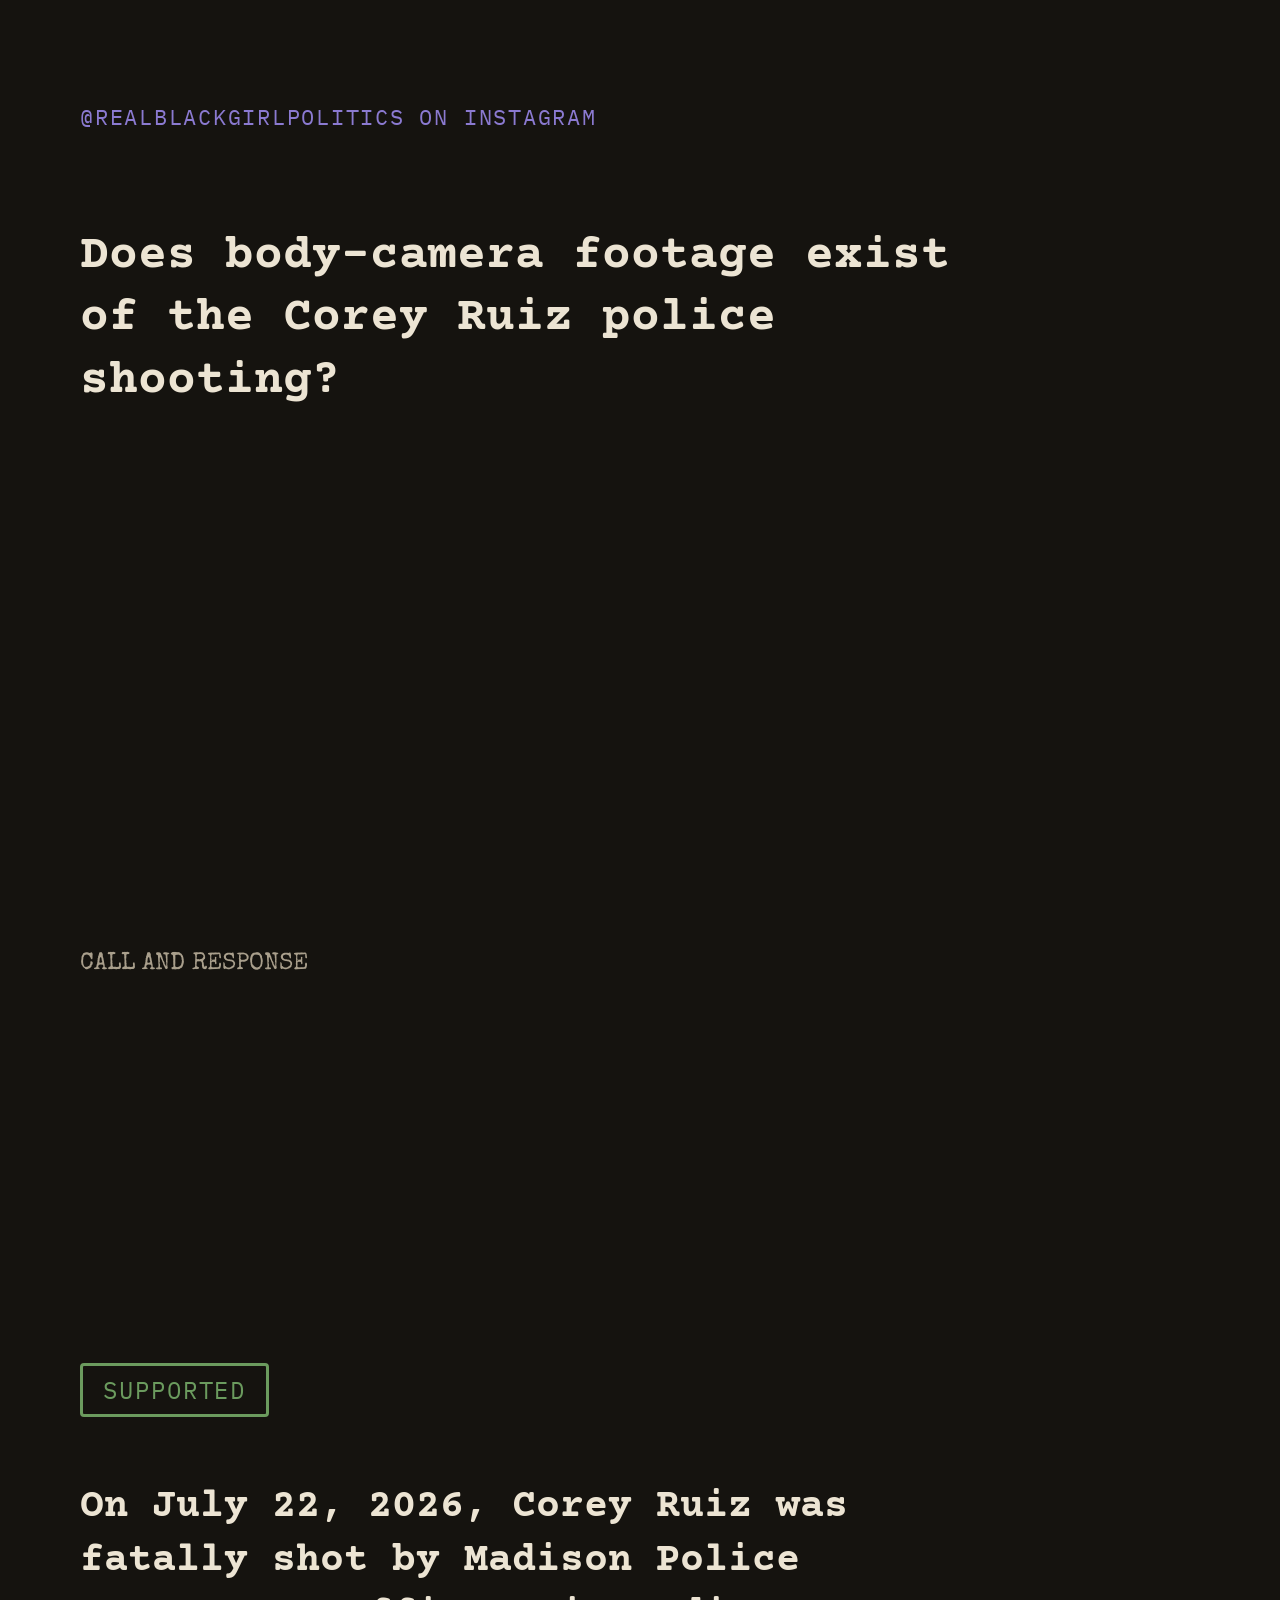
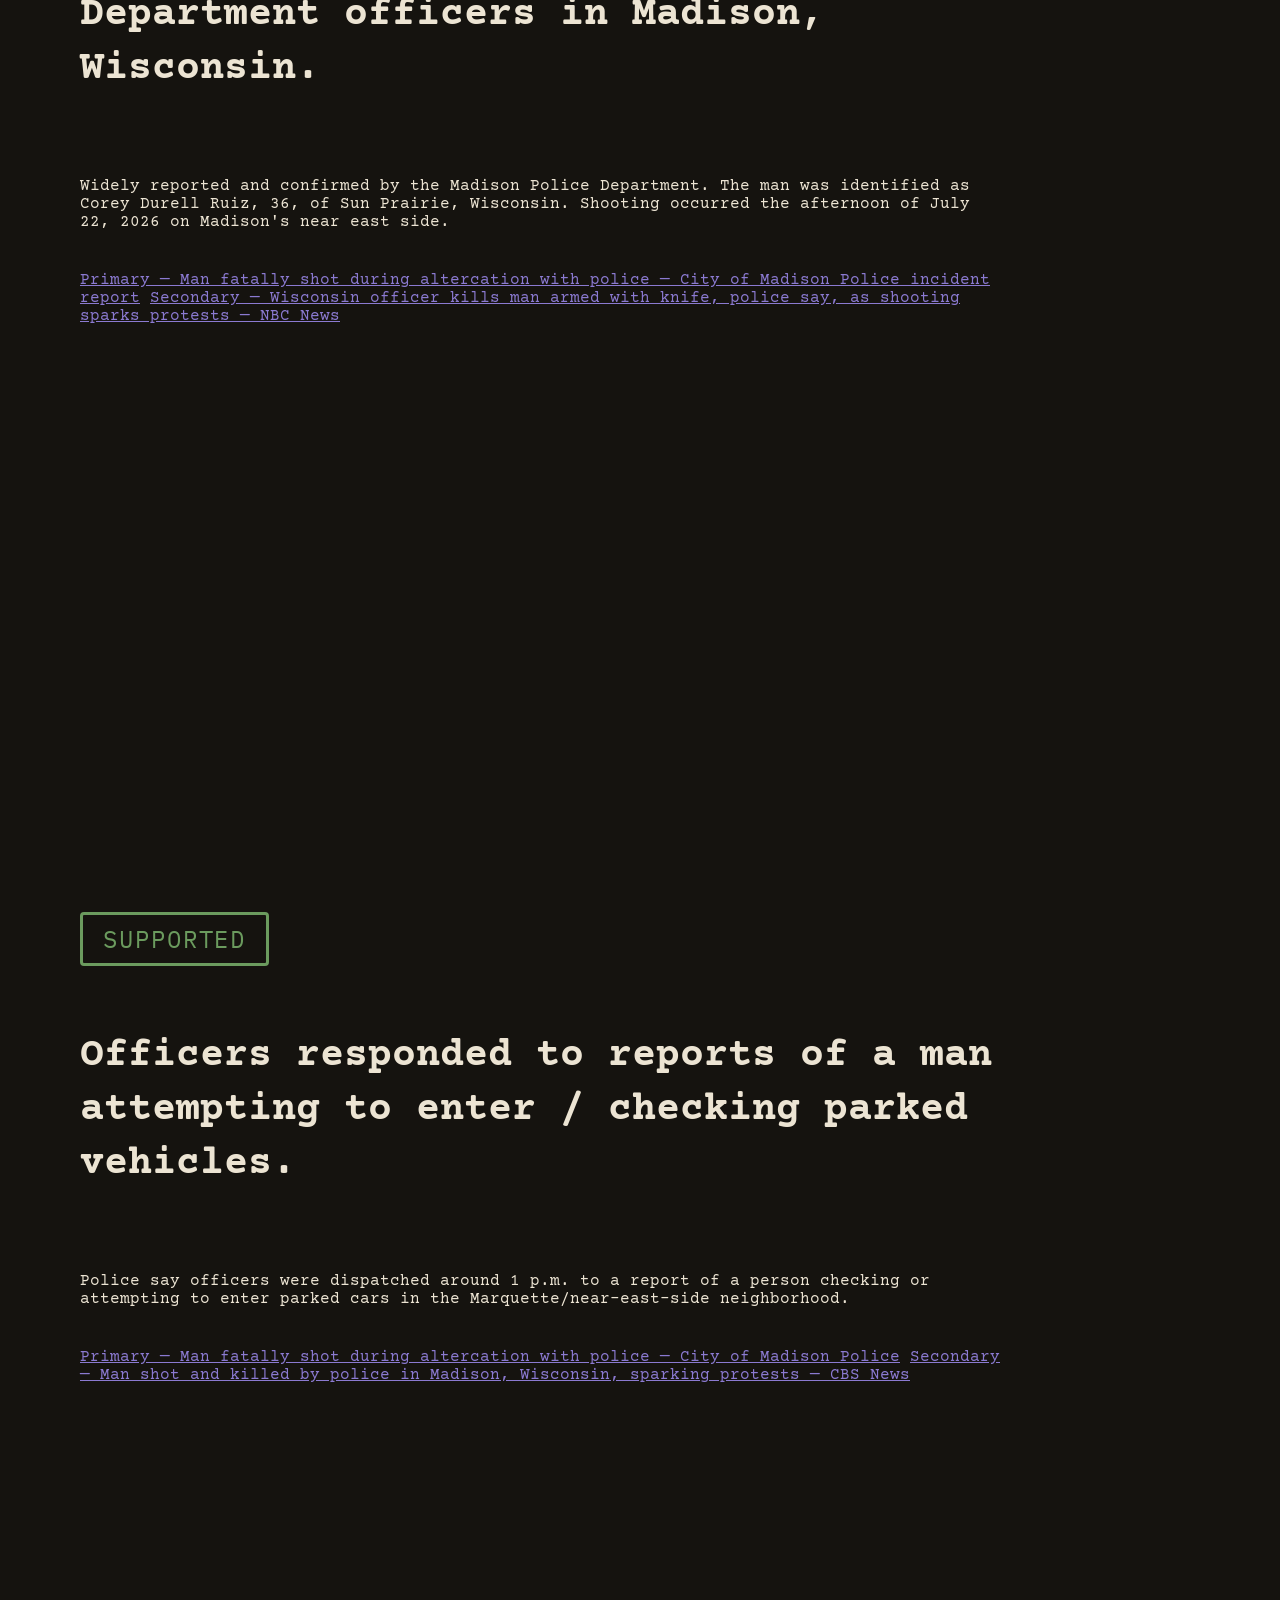
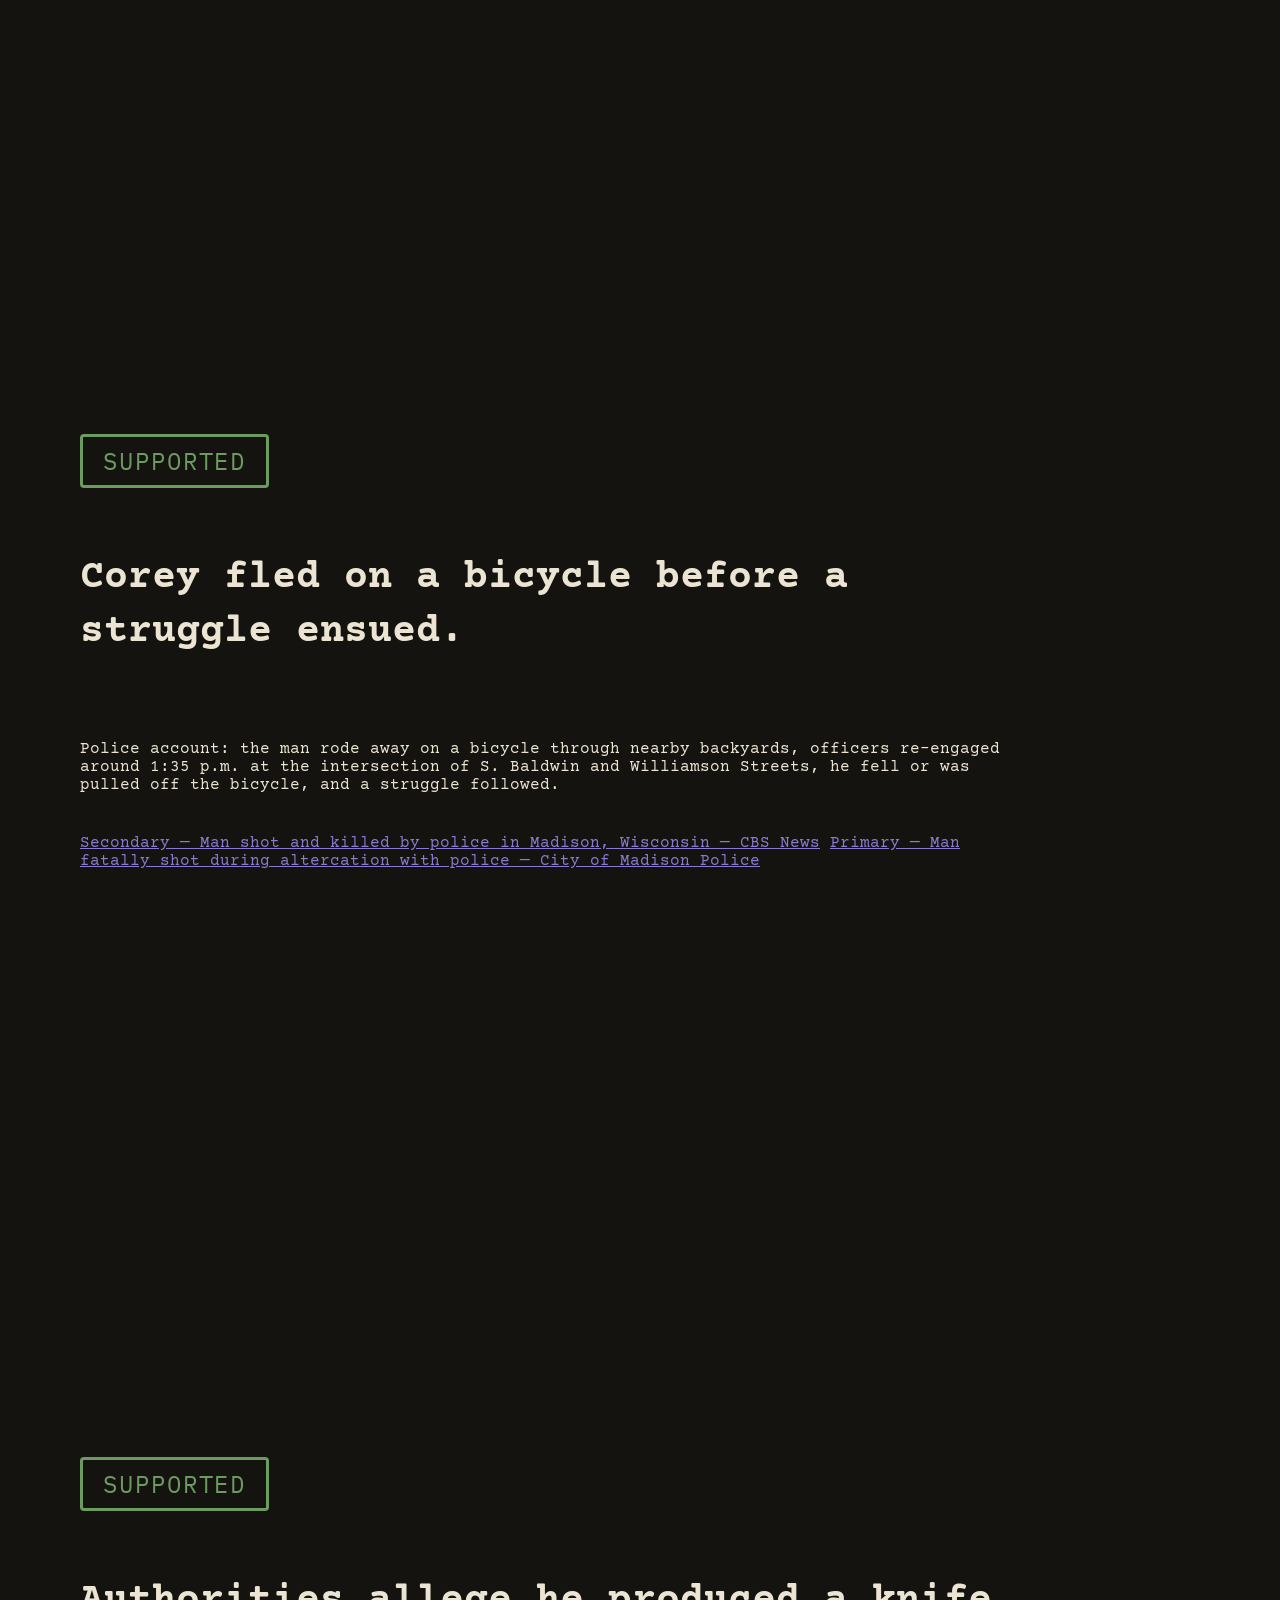
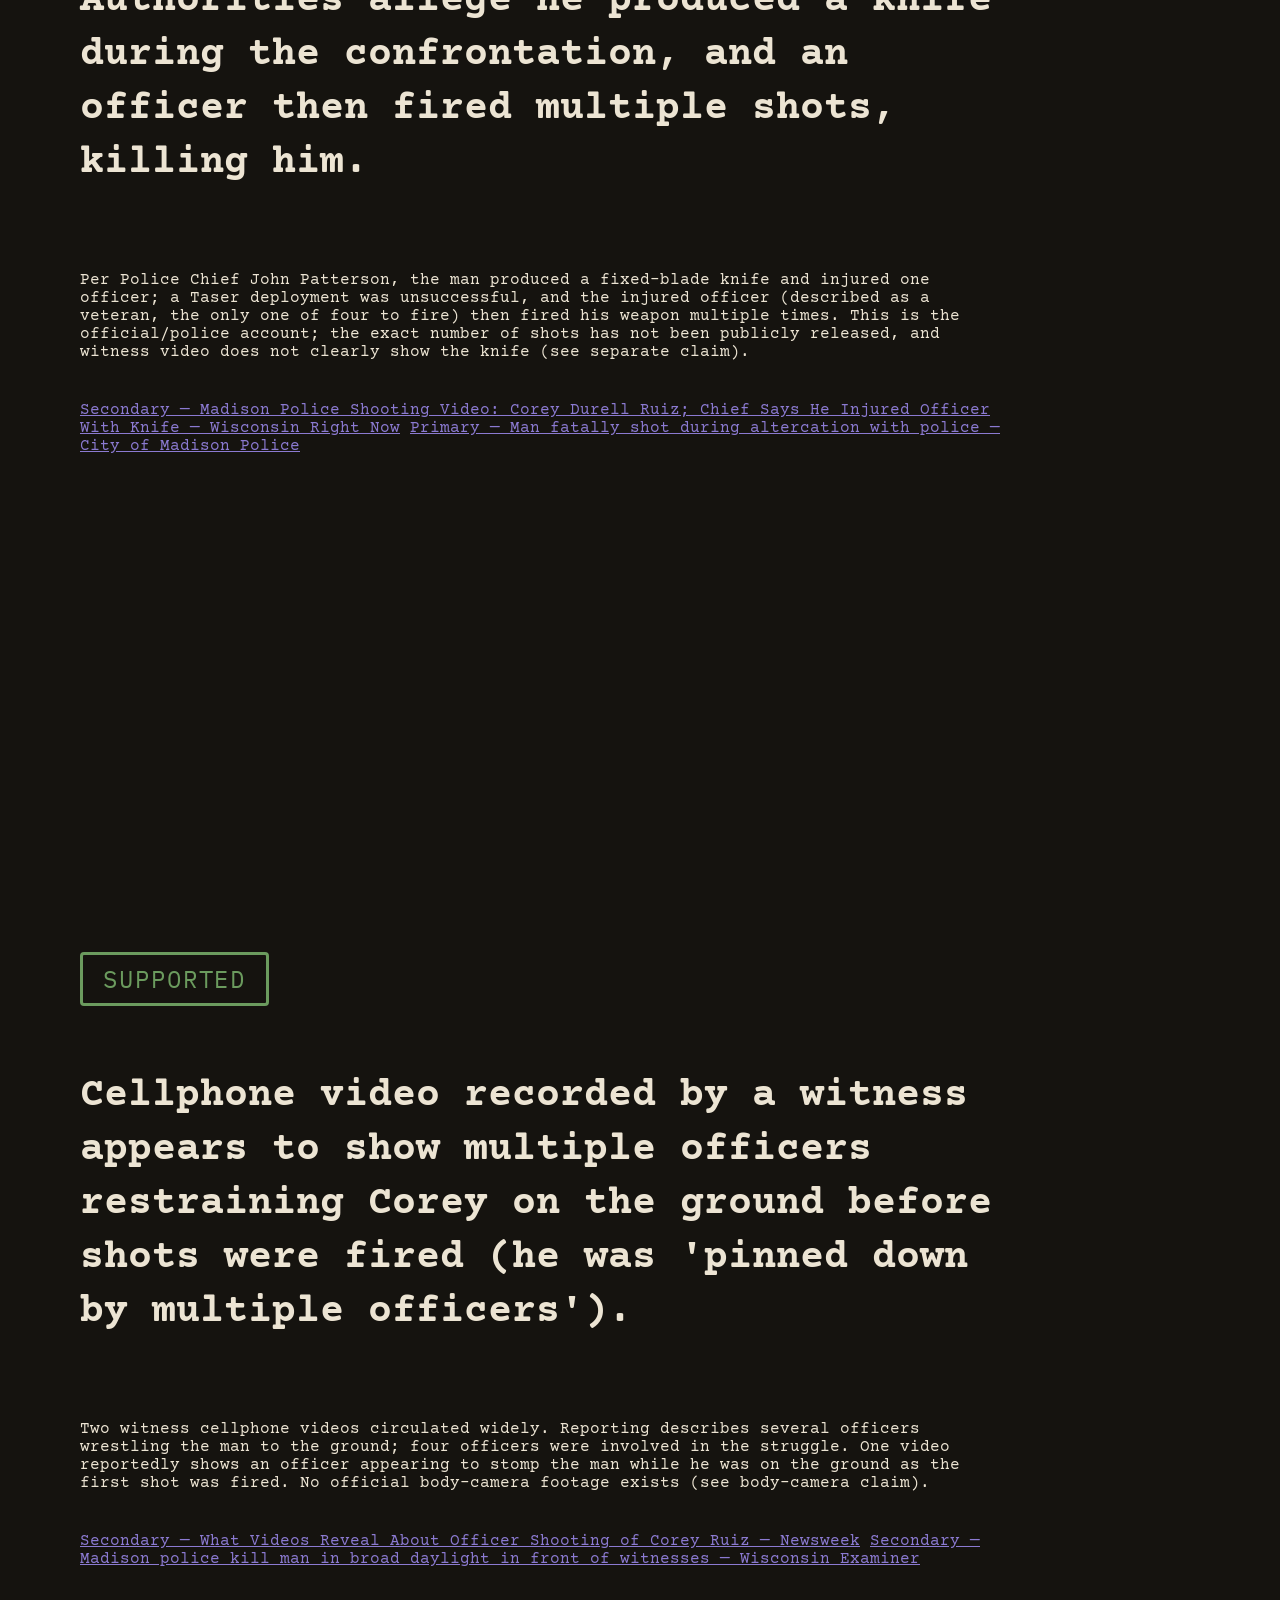
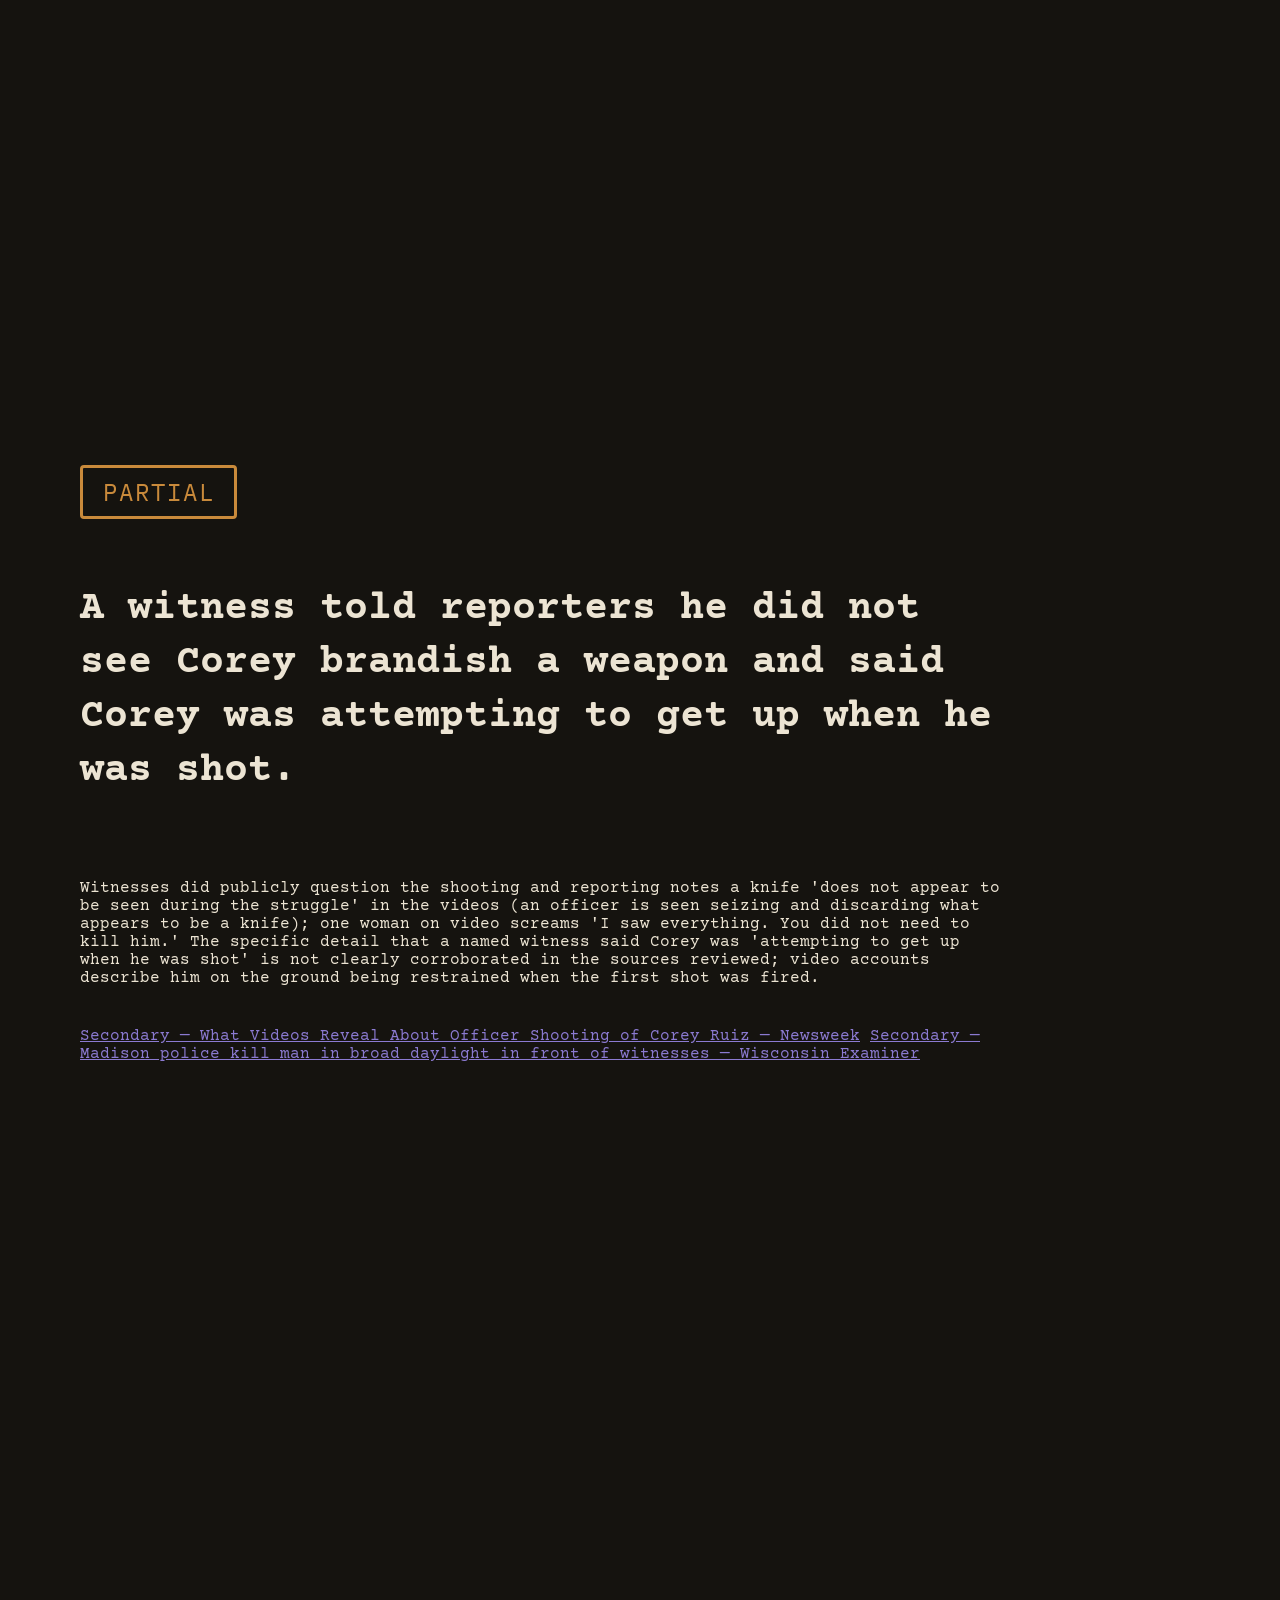
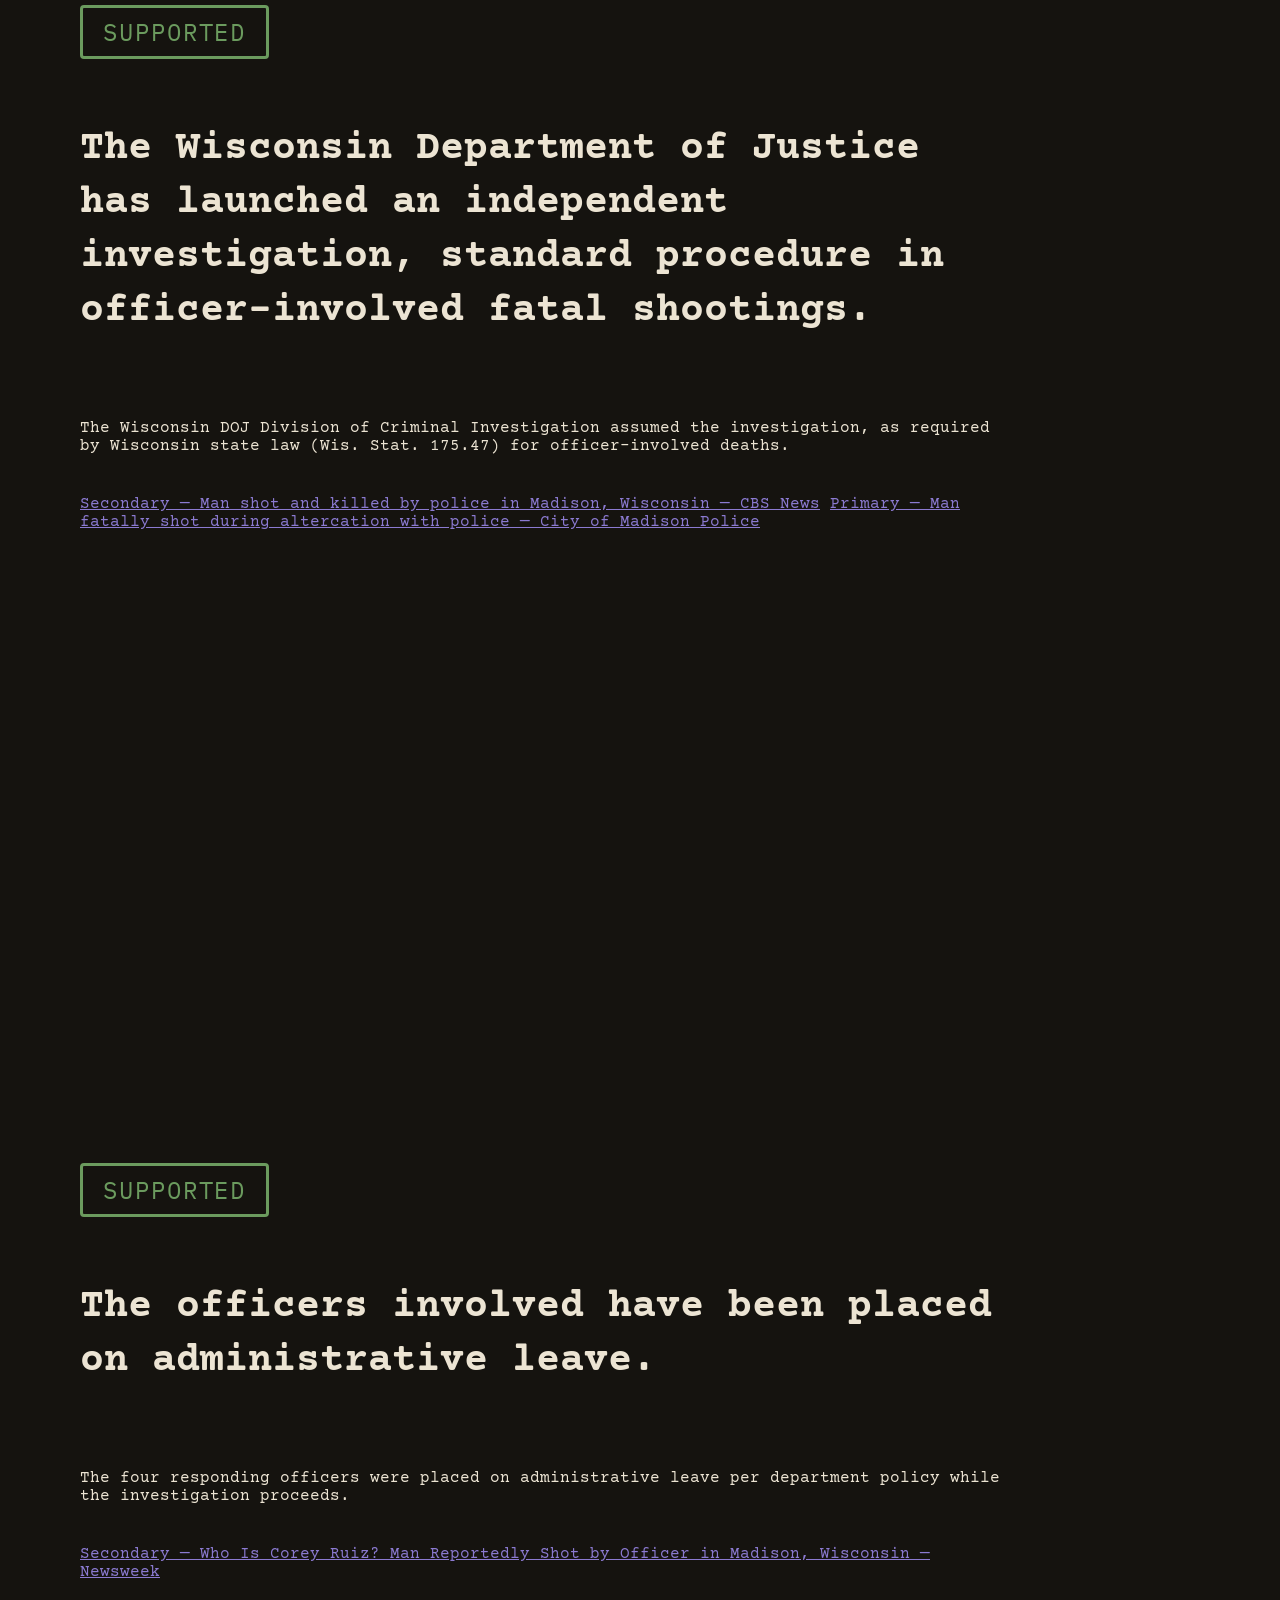
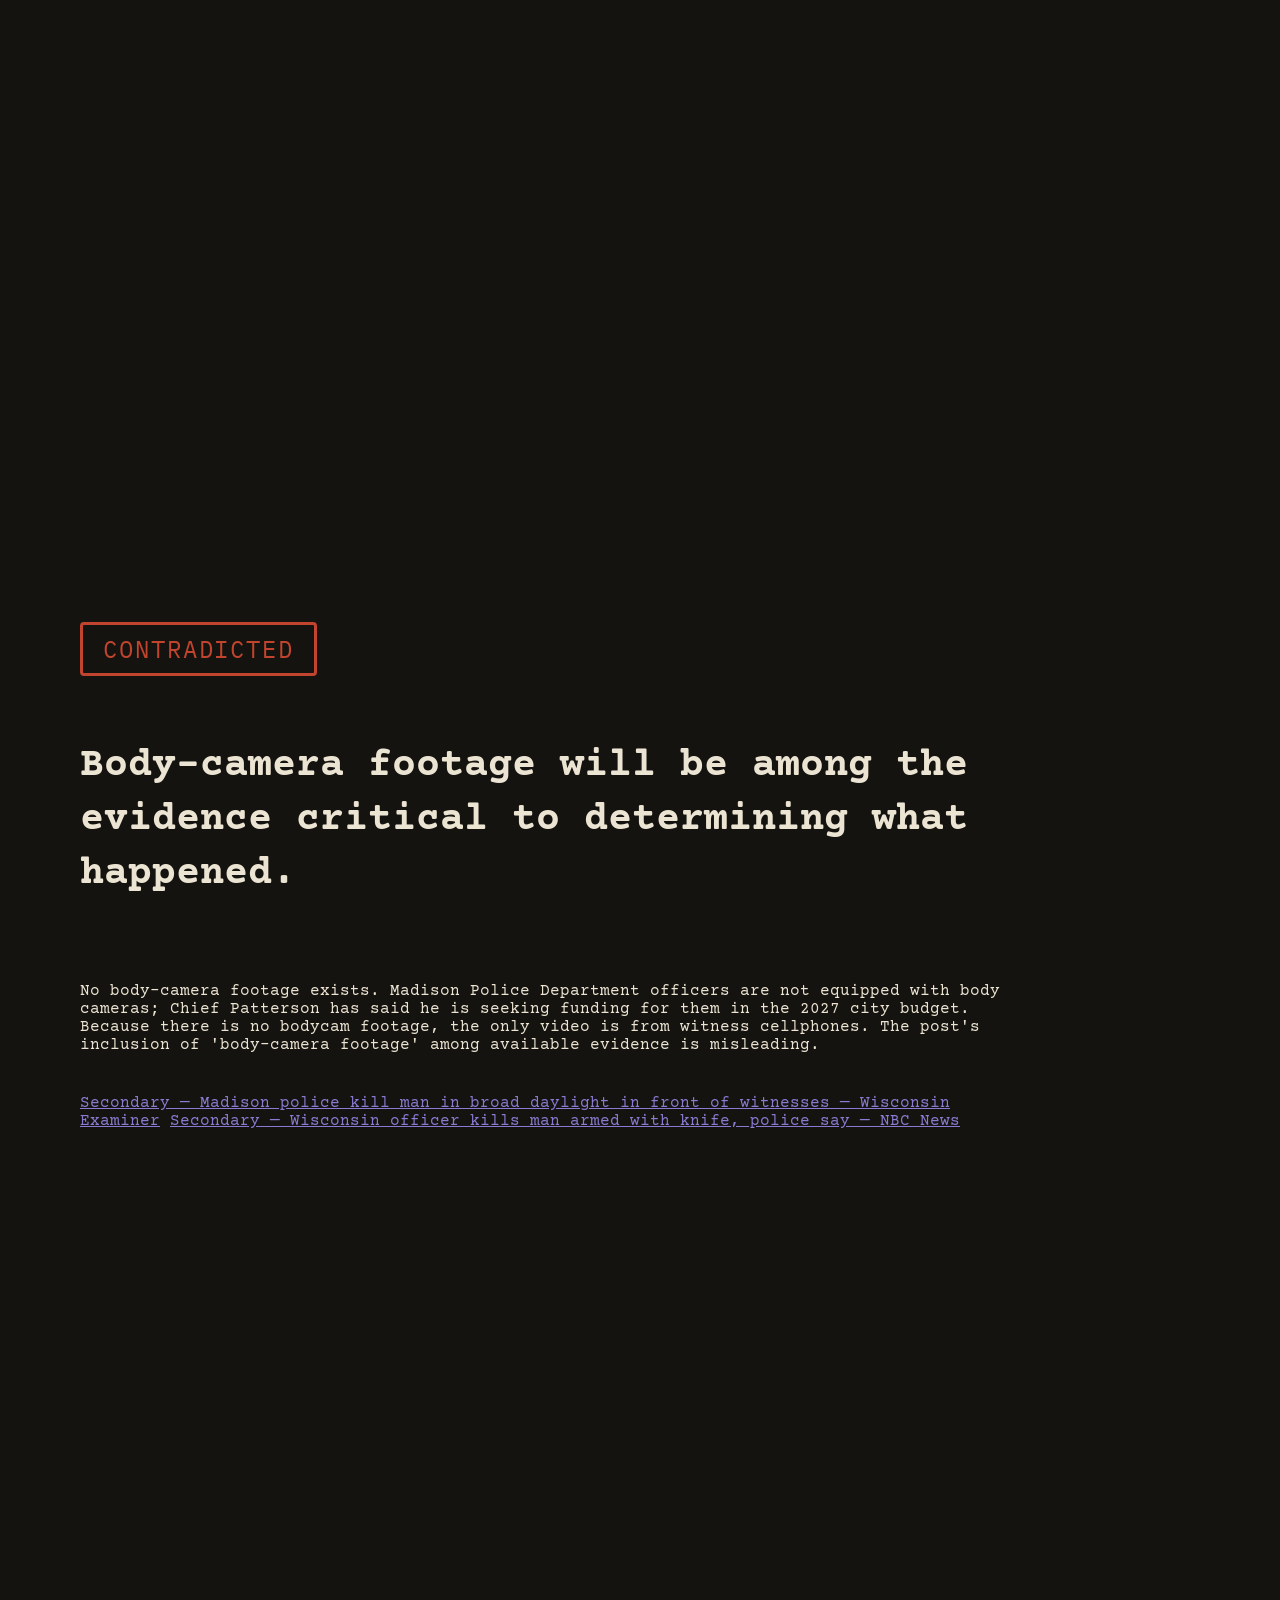
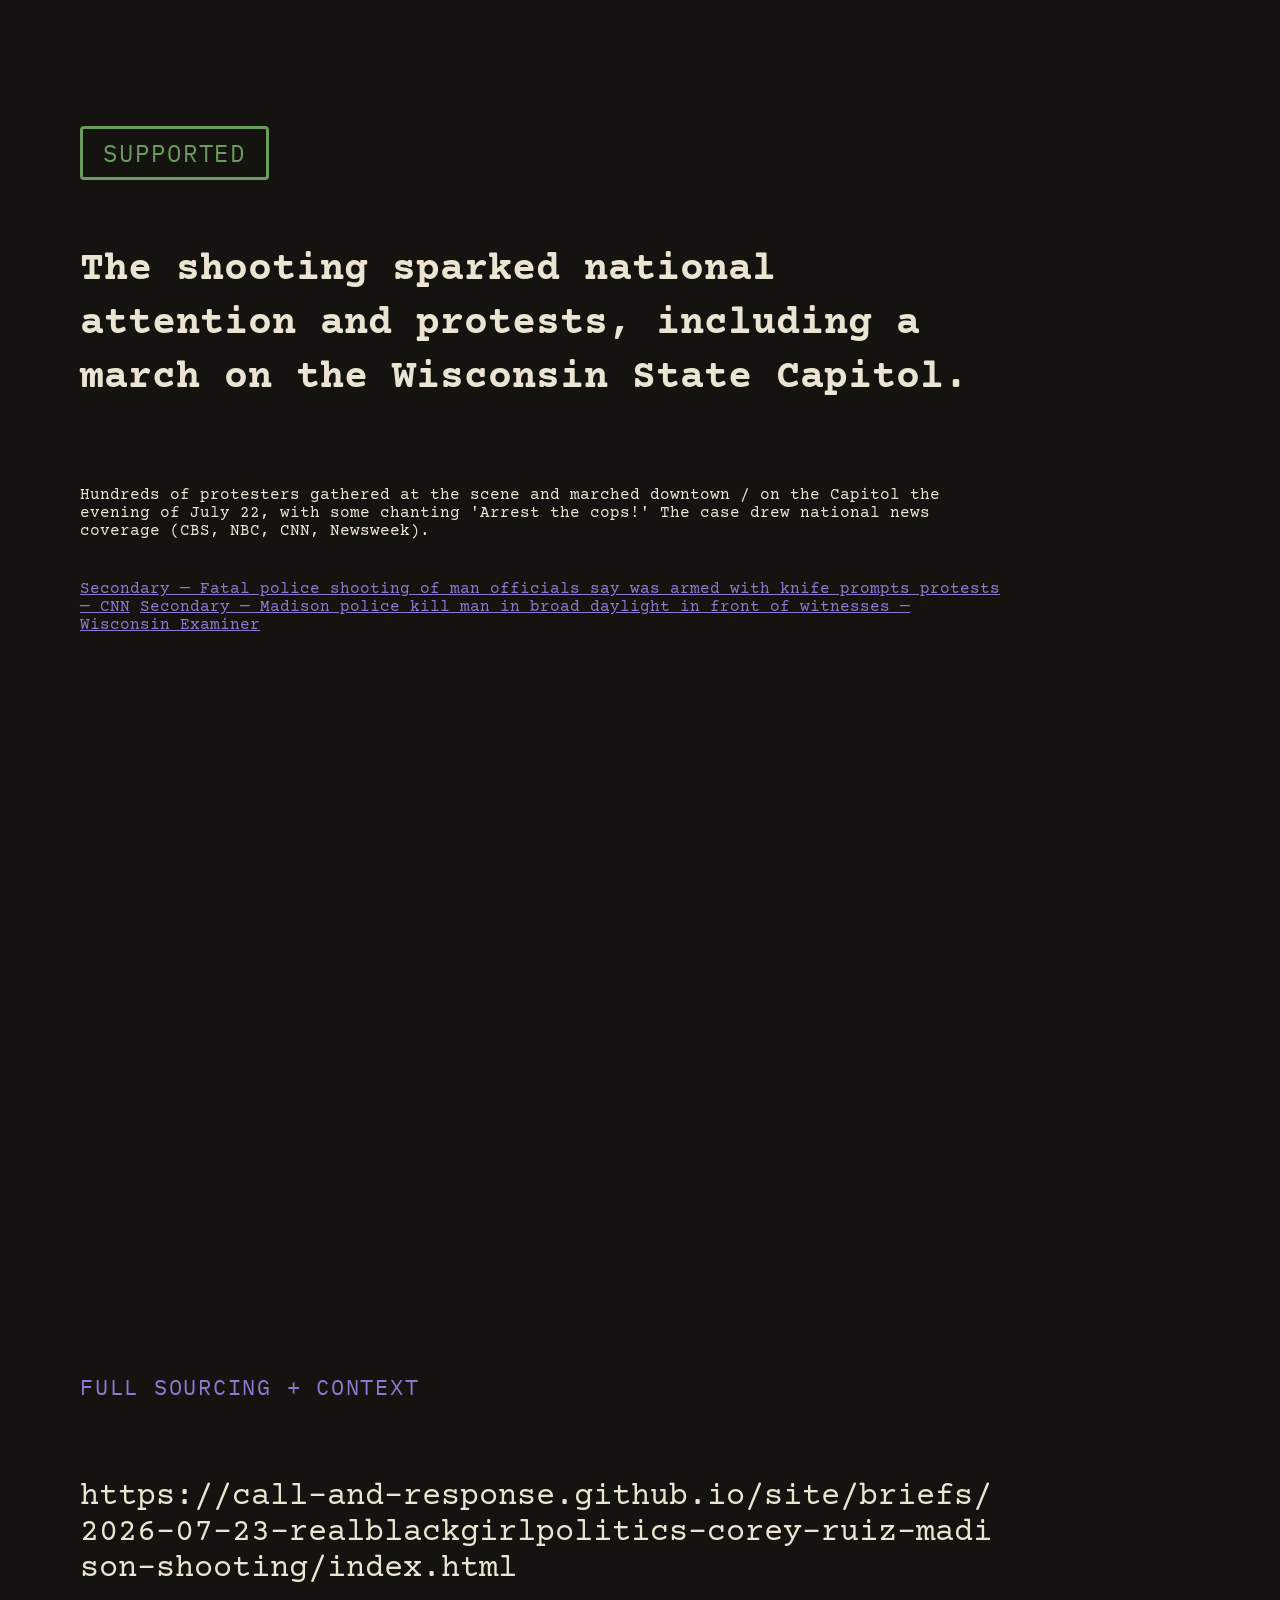
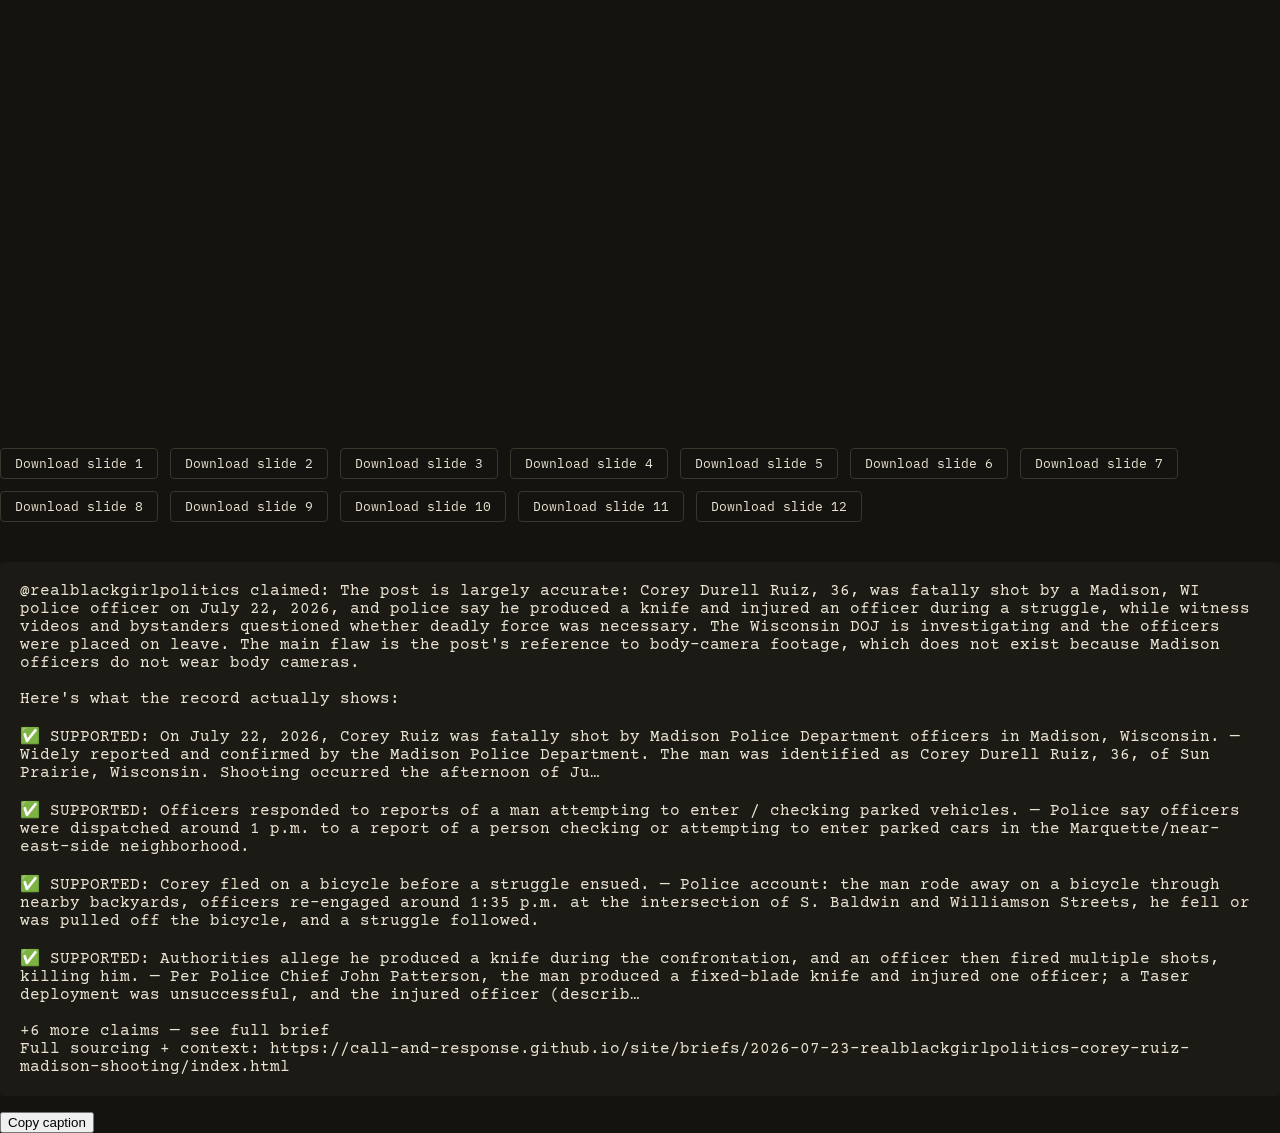
<file: briefs/2026-07-23-realblackgirlpolitics-corey-ruiz-madison-shooting/panels.html>
<!doctype html>
<html lang="en">
<head>
<meta charset="utf-8">
<title>Source Audit — Panels — @realblackgirlpolitics</title>
<link rel="stylesheet" href="../../audit.css">
</head>
<body>
<main class="audit-panels">
  <div class="panels-preview"><div class="slide slide--cover" data-slide="1">
  <p class="slide-account">@realblackgirlpolitics on instagram</p>
  <p class="slide-hook">Does body-camera footage exist of the Corey Ruiz police shooting?</p>
  <p class="slide-wordmark">CALL AND RESPONSE</p>
</div>
<div class="slide slide--claim" data-slide="2">
  <span class="slide-badge slide-badge--supported">SUPPORTED</span>
  <p class="slide-claim-text">On July 22, 2026, Corey Ruiz was fatally shot by Madison Police Department officers in Madison, Wisconsin.</p>
  <p class="slide-claim-note">Widely reported and confirmed by the Madison Police Department. The man was identified as Corey Durell Ruiz, 36, of Sun Prairie, Wisconsin. Shooting occurred the afternoon of July 22, 2026 on Madison's near east side.</p>
  <div class="slide-sources"><a href="https://www.cityofmadison.com/police/incident-reports/2026-07-22/man-fatally-shot-during-altercation-with-police" class="slide-source-tag slide-source-tag--primary">Primary — Man fatally shot during altercation with police — City of Madison Police incident report</a>
<a href="https://www.nbcnews.com/news/us-news/madison-wisconsin-police-fatal-shooting-rcna588818" class="slide-source-tag slide-source-tag--secondary">Secondary — Wisconsin officer kills man armed with knife, police say, as shooting sparks protests — NBC News</a></div>
</div>
<div class="slide slide--claim" data-slide="3">
  <span class="slide-badge slide-badge--supported">SUPPORTED</span>
  <p class="slide-claim-text">Officers responded to reports of a man attempting to enter / checking parked vehicles.</p>
  <p class="slide-claim-note">Police say officers were dispatched around 1 p.m. to a report of a person checking or attempting to enter parked cars in the Marquette/near-east-side neighborhood.</p>
  <div class="slide-sources"><a href="https://www.cityofmadison.com/police/incident-reports/2026-07-22/man-fatally-shot-during-altercation-with-police" class="slide-source-tag slide-source-tag--primary">Primary — Man fatally shot during altercation with police — City of Madison Police</a>
<a href="https://www.cbsnews.com/news/madison-wisconsin-police-shooting/" class="slide-source-tag slide-source-tag--secondary">Secondary — Man shot and killed by police in Madison, Wisconsin, sparking protests — CBS News</a></div>
</div>
<div class="slide slide--claim" data-slide="4">
  <span class="slide-badge slide-badge--supported">SUPPORTED</span>
  <p class="slide-claim-text">Corey fled on a bicycle before a struggle ensued.</p>
  <p class="slide-claim-note">Police account: the man rode away on a bicycle through nearby backyards, officers re-engaged around 1:35 p.m. at the intersection of S. Baldwin and Williamson Streets, he fell or was pulled off the bicycle, and a struggle followed.</p>
  <div class="slide-sources"><a href="https://www.cbsnews.com/news/madison-wisconsin-police-shooting/" class="slide-source-tag slide-source-tag--secondary">Secondary — Man shot and killed by police in Madison, Wisconsin — CBS News</a>
<a href="https://www.cityofmadison.com/police/incident-reports/2026-07-22/man-fatally-shot-during-altercation-with-police" class="slide-source-tag slide-source-tag--primary">Primary — Man fatally shot during altercation with police — City of Madison Police</a></div>
</div>
<div class="slide slide--claim" data-slide="5">
  <span class="slide-badge slide-badge--supported">SUPPORTED</span>
  <p class="slide-claim-text">Authorities allege he produced a knife during the confrontation, and an officer then fired multiple shots, killing him.</p>
  <p class="slide-claim-note">Per Police Chief John Patterson, the man produced a fixed-blade knife and injured one officer; a Taser deployment was unsuccessful, and the injured officer (described as a veteran, the only one of four to fire) then fired his weapon multiple times. This is the official/police account; the exact number of shots has not been publicly released, and witness video does not clearly show the knife (see separate claim).</p>
  <div class="slide-sources"><a href="https://www.wisconsinrightnow.com/madison-police-shooting-video-corey-d-durell-ruiz/" class="slide-source-tag slide-source-tag--secondary">Secondary — Madison Police Shooting Video: Corey Durell Ruiz; Chief Says He Injured Officer With Knife — Wisconsin Right Now</a>
<a href="https://www.cityofmadison.com/police/incident-reports/2026-07-22/man-fatally-shot-during-altercation-with-police" class="slide-source-tag slide-source-tag--primary">Primary — Man fatally shot during altercation with police — City of Madison Police</a></div>
</div>
<div class="slide slide--claim" data-slide="6">
  <span class="slide-badge slide-badge--supported">SUPPORTED</span>
  <p class="slide-claim-text">Cellphone video recorded by a witness appears to show multiple officers restraining Corey on the ground before shots were fired (he was 'pinned down by multiple officers').</p>
  <p class="slide-claim-note">Two witness cellphone videos circulated widely. Reporting describes several officers wrestling the man to the ground; four officers were involved in the struggle. One video reportedly shows an officer appearing to stomp the man while he was on the ground as the first shot was fired. No official body-camera footage exists (see body-camera claim).</p>
  <div class="slide-sources"><a href="https://www.newsweek.com/what-videos-reveal-about-officer-shooting-corey-ruiz-12233600" class="slide-source-tag slide-source-tag--secondary">Secondary — What Videos Reveal About Officer Shooting of Corey Ruiz — Newsweek</a>
<a href="https://wisconsinexaminer.com/briefs/madison-police-kill-man-in-broad-daylight-in-front-of-witnesses/" class="slide-source-tag slide-source-tag--secondary">Secondary — Madison police kill man in broad daylight in front of witnesses — Wisconsin Examiner</a></div>
</div>
<div class="slide slide--claim" data-slide="7">
  <span class="slide-badge slide-badge--partial">PARTIAL</span>
  <p class="slide-claim-text">A witness told reporters he did not see Corey brandish a weapon and said Corey was attempting to get up when he was shot.</p>
  <p class="slide-claim-note">Witnesses did publicly question the shooting and reporting notes a knife 'does not appear to be seen during the struggle' in the videos (an officer is seen seizing and discarding what appears to be a knife); one woman on video screams 'I saw everything. You did not need to kill him.' The specific detail that a named witness said Corey was 'attempting to get up when he was shot' is not clearly corroborated in the sources reviewed; video accounts describe him on the ground being restrained when the first shot was fired.</p>
  <div class="slide-sources"><a href="https://www.newsweek.com/what-videos-reveal-about-officer-shooting-corey-ruiz-12233600" class="slide-source-tag slide-source-tag--secondary">Secondary — What Videos Reveal About Officer Shooting of Corey Ruiz — Newsweek</a>
<a href="https://wisconsinexaminer.com/briefs/madison-police-kill-man-in-broad-daylight-in-front-of-witnesses/" class="slide-source-tag slide-source-tag--secondary">Secondary — Madison police kill man in broad daylight in front of witnesses — Wisconsin Examiner</a></div>
</div>
<div class="slide slide--claim" data-slide="8">
  <span class="slide-badge slide-badge--supported">SUPPORTED</span>
  <p class="slide-claim-text">The Wisconsin Department of Justice has launched an independent investigation, standard procedure in officer-involved fatal shootings.</p>
  <p class="slide-claim-note">The Wisconsin DOJ Division of Criminal Investigation assumed the investigation, as required by Wisconsin state law (Wis. Stat. 175.47) for officer-involved deaths.</p>
  <div class="slide-sources"><a href="https://www.cbsnews.com/news/madison-wisconsin-police-shooting/" class="slide-source-tag slide-source-tag--secondary">Secondary — Man shot and killed by police in Madison, Wisconsin — CBS News</a>
<a href="https://www.cityofmadison.com/police/incident-reports/2026-07-22/man-fatally-shot-during-altercation-with-police" class="slide-source-tag slide-source-tag--primary">Primary — Man fatally shot during altercation with police — City of Madison Police</a></div>
</div>
<div class="slide slide--claim" data-slide="9">
  <span class="slide-badge slide-badge--supported">SUPPORTED</span>
  <p class="slide-claim-text">The officers involved have been placed on administrative leave.</p>
  <p class="slide-claim-note">The four responding officers were placed on administrative leave per department policy while the investigation proceeds.</p>
  <div class="slide-sources"><a href="https://www.newsweek.com/who-is-corey-ruiz-man-reportedly-shot-by-officer-in-madison-wisconsin-12232222" class="slide-source-tag slide-source-tag--secondary">Secondary — Who Is Corey Ruiz? Man Reportedly Shot by Officer in Madison, Wisconsin — Newsweek</a></div>
</div>
<div class="slide slide--claim" data-slide="10">
  <span class="slide-badge slide-badge--contradicted">CONTRADICTED</span>
  <p class="slide-claim-text">Body-camera footage will be among the evidence critical to determining what happened.</p>
  <p class="slide-claim-note">No body-camera footage exists. Madison Police Department officers are not equipped with body cameras; Chief Patterson has said he is seeking funding for them in the 2027 city budget. Because there is no bodycam footage, the only video is from witness cellphones. The post's inclusion of 'body-camera footage' among available evidence is misleading.</p>
  <div class="slide-sources"><a href="https://wisconsinexaminer.com/briefs/madison-police-kill-man-in-broad-daylight-in-front-of-witnesses/" class="slide-source-tag slide-source-tag--secondary">Secondary — Madison police kill man in broad daylight in front of witnesses — Wisconsin Examiner</a>
<a href="https://www.nbcnews.com/news/us-news/madison-wisconsin-police-fatal-shooting-rcna588818" class="slide-source-tag slide-source-tag--secondary">Secondary — Wisconsin officer kills man armed with knife, police say — NBC News</a></div>
</div>
<div class="slide slide--claim" data-slide="11">
  <span class="slide-badge slide-badge--supported">SUPPORTED</span>
  <p class="slide-claim-text">The shooting sparked national attention and protests, including a march on the Wisconsin State Capitol.</p>
  <p class="slide-claim-note">Hundreds of protesters gathered at the scene and marched downtown / on the Capitol the evening of July 22, with some chanting 'Arrest the cops!' The case drew national news coverage (CBS, NBC, CNN, Newsweek).</p>
  <div class="slide-sources"><a href="https://www.cnn.com/2026/07/22/us/madison-wisconsin-officer-shooting-kills-man" class="slide-source-tag slide-source-tag--secondary">Secondary — Fatal police shooting of man officials say was armed with knife prompts protests — CNN</a>
<a href="https://wisconsinexaminer.com/briefs/madison-police-kill-man-in-broad-daylight-in-front-of-witnesses/" class="slide-source-tag slide-source-tag--secondary">Secondary — Madison police kill man in broad daylight in front of witnesses — Wisconsin Examiner</a></div>
</div>
<div class="slide slide--closer" data-slide="12">
  <p class="slide-closer-label">Full sourcing + context</p>
  <p class="slide-closer-url">https://call-and-response.github.io/site/briefs/2026-07-23-realblackgirlpolitics-corey-ruiz-madison-shooting/index.html</p>
</div></div>
  <div class="panels-downloads"><a class="slide-download" href="slide-1.png" download>Download slide 1</a>
<a class="slide-download" href="slide-2.png" download>Download slide 2</a>
<a class="slide-download" href="slide-3.png" download>Download slide 3</a>
<a class="slide-download" href="slide-4.png" download>Download slide 4</a>
<a class="slide-download" href="slide-5.png" download>Download slide 5</a>
<a class="slide-download" href="slide-6.png" download>Download slide 6</a>
<a class="slide-download" href="slide-7.png" download>Download slide 7</a>
<a class="slide-download" href="slide-8.png" download>Download slide 8</a>
<a class="slide-download" href="slide-9.png" download>Download slide 9</a>
<a class="slide-download" href="slide-10.png" download>Download slide 10</a>
<a class="slide-download" href="slide-11.png" download>Download slide 11</a>
<a class="slide-download" href="slide-12.png" download>Download slide 12</a></div>
  <div class="caption-block">
    <pre id="ig-caption">@realblackgirlpolitics claimed: The post is largely accurate: Corey Durell Ruiz, 36, was fatally shot by a Madison, WI police officer on July 22, 2026, and police say he produced a knife and injured an officer during a struggle, while witness videos and bystanders questioned whether deadly force was necessary. The Wisconsin DOJ is investigating and the officers were placed on leave. The main flaw is the post's reference to body-camera footage, which does not exist because Madison officers do not wear body cameras.

Here's what the record actually shows:

✅ SUPPORTED: On July 22, 2026, Corey Ruiz was fatally shot by Madison Police Department officers in Madison, Wisconsin. — Widely reported and confirmed by the Madison Police Department. The man was identified as Corey Durell Ruiz, 36, of Sun Prairie, Wisconsin. Shooting occurred the afternoon of Ju…

✅ SUPPORTED: Officers responded to reports of a man attempting to enter / checking parked vehicles. — Police say officers were dispatched around 1 p.m. to a report of a person checking or attempting to enter parked cars in the Marquette/near-east-side neighborhood.

✅ SUPPORTED: Corey fled on a bicycle before a struggle ensued. — Police account: the man rode away on a bicycle through nearby backyards, officers re-engaged around 1:35 p.m. at the intersection of S. Baldwin and Williamson Streets, he fell or was pulled off the bicycle, and a struggle followed.

✅ SUPPORTED: Authorities allege he produced a knife during the confrontation, and an officer then fired multiple shots, killing him. — Per Police Chief John Patterson, the man produced a fixed-blade knife and injured one officer; a Taser deployment was unsuccessful, and the injured officer (describ…

+6 more claims — see full brief
Full sourcing + context: https://call-and-response.github.io/site/briefs/2026-07-23-realblackgirlpolitics-corey-ruiz-madison-shooting/index.html</pre>
    <button id="copy-caption-btn" type="button">Copy caption</button>
  </div>
</main>
<script>
document.getElementById('copy-caption-btn').addEventListener('click', () => {
  const text = document.getElementById('ig-caption').textContent;
  navigator.clipboard.writeText(text);
});
</script>
</body>
</html>
</file>
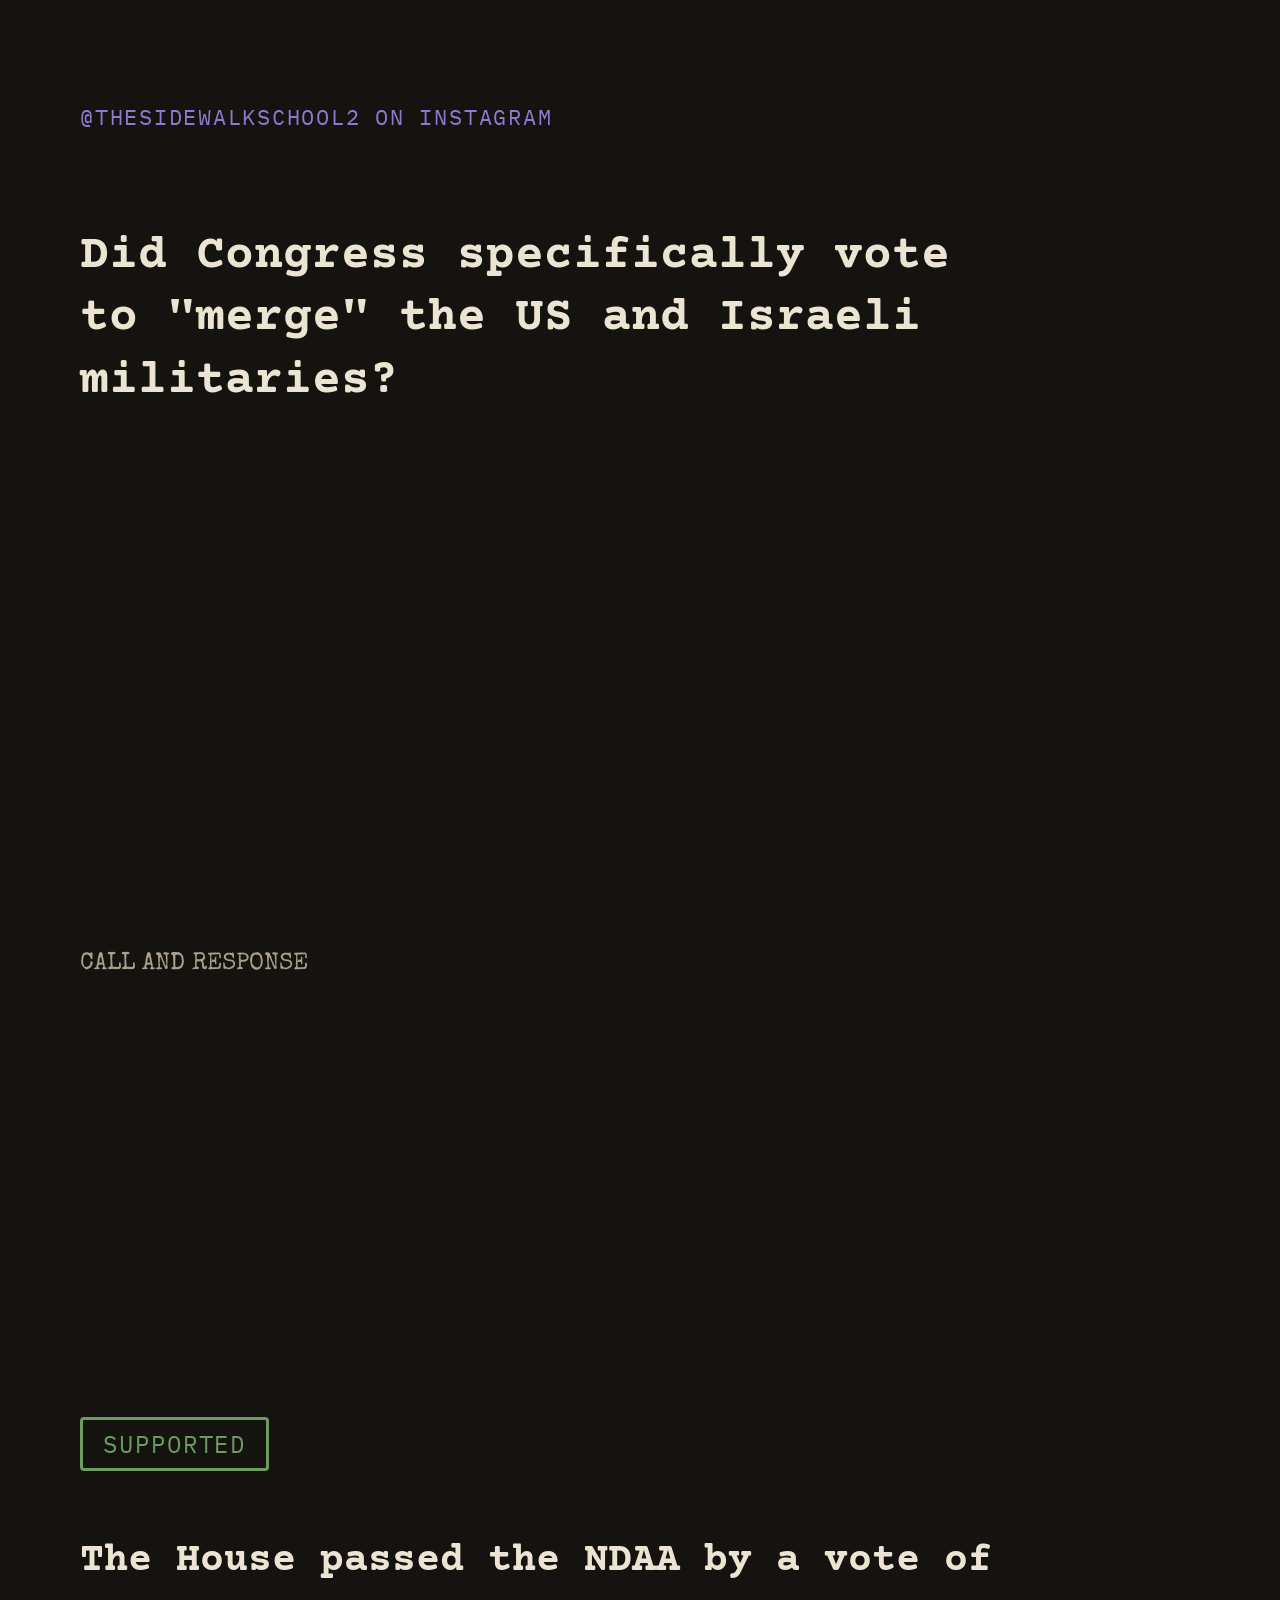
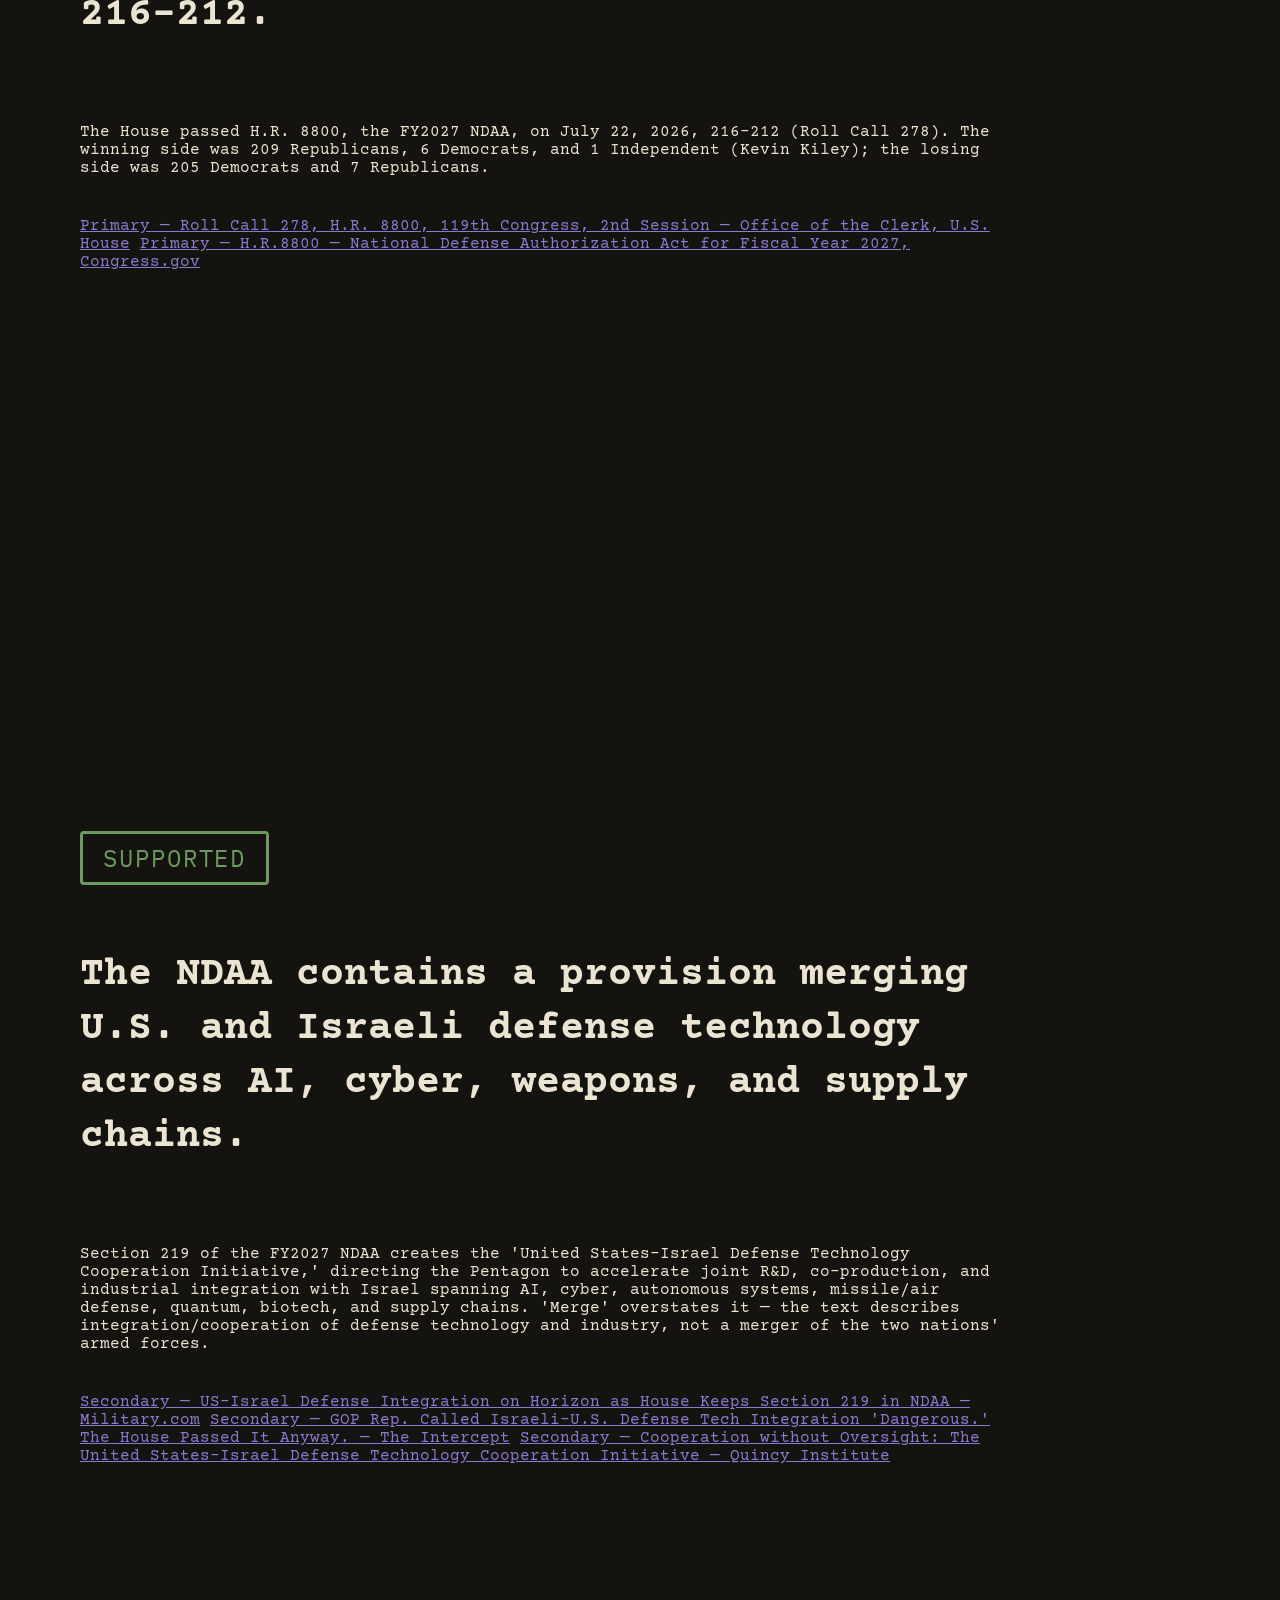
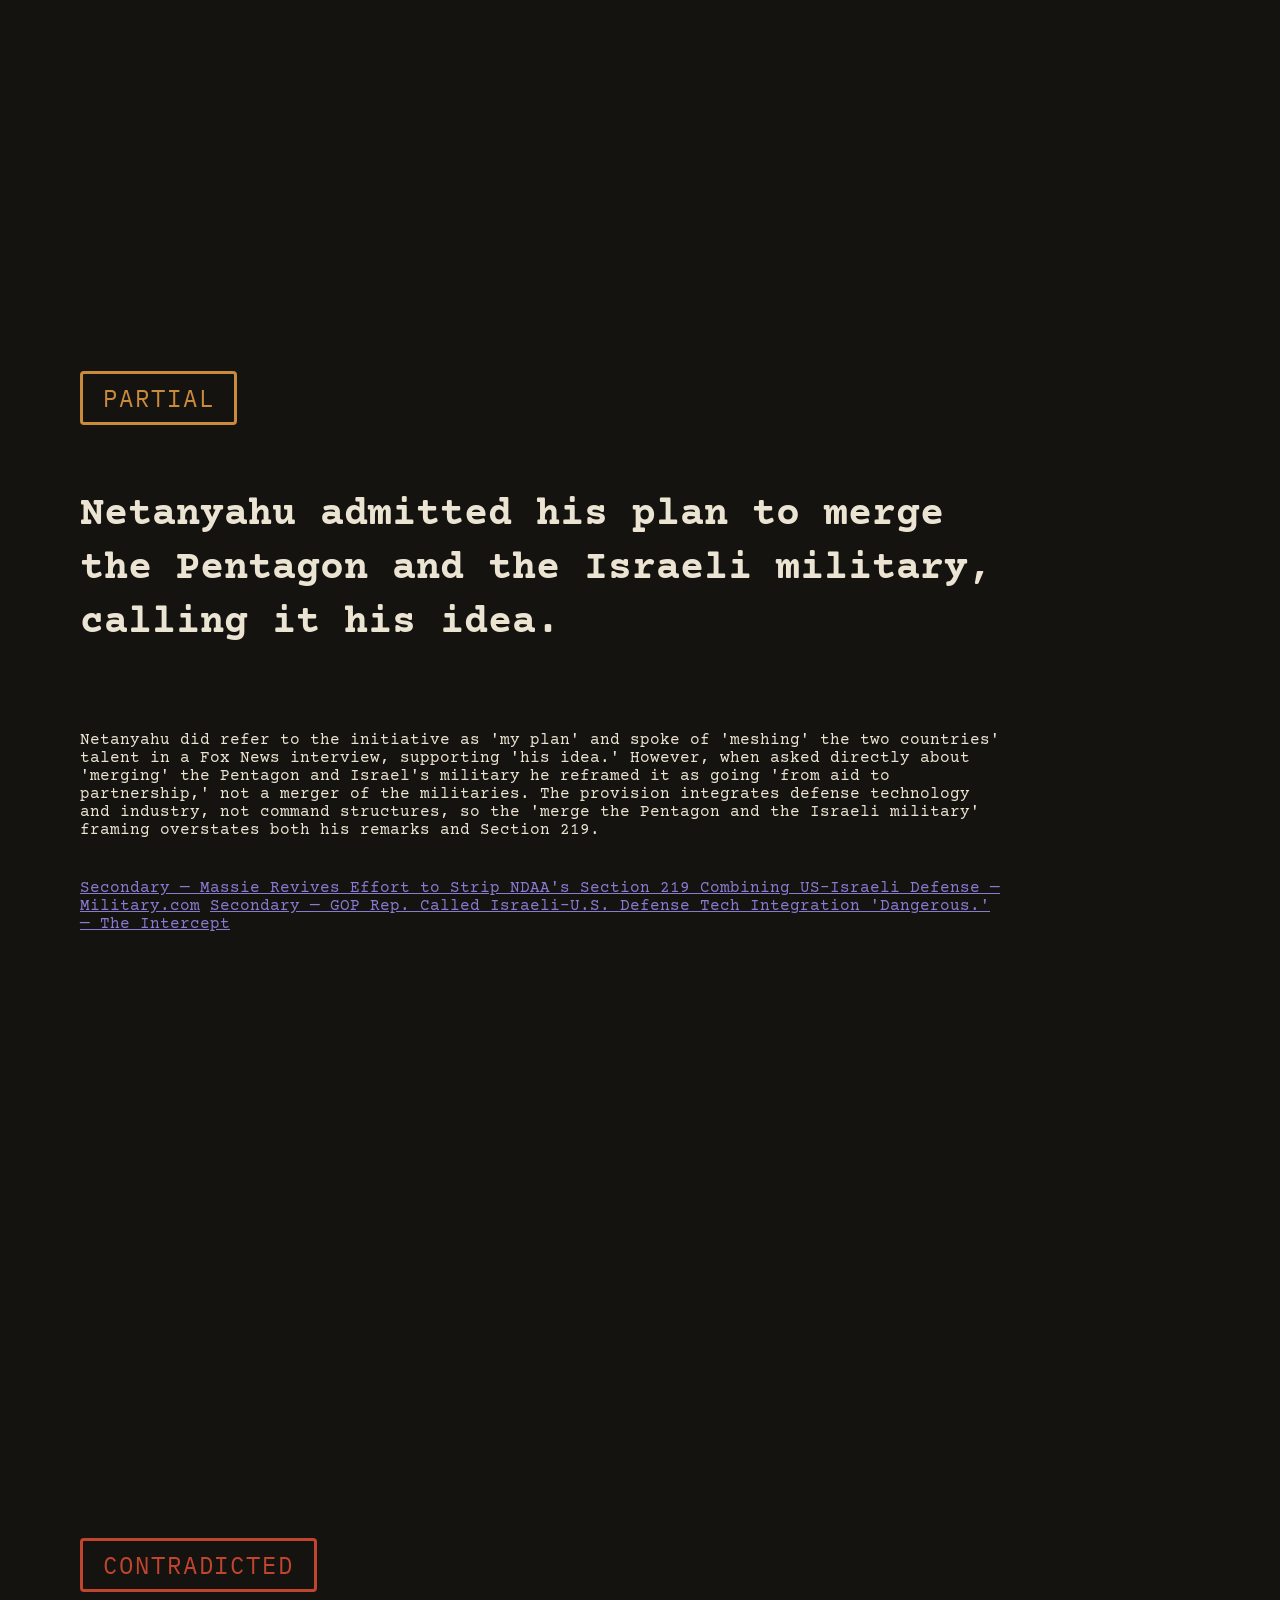
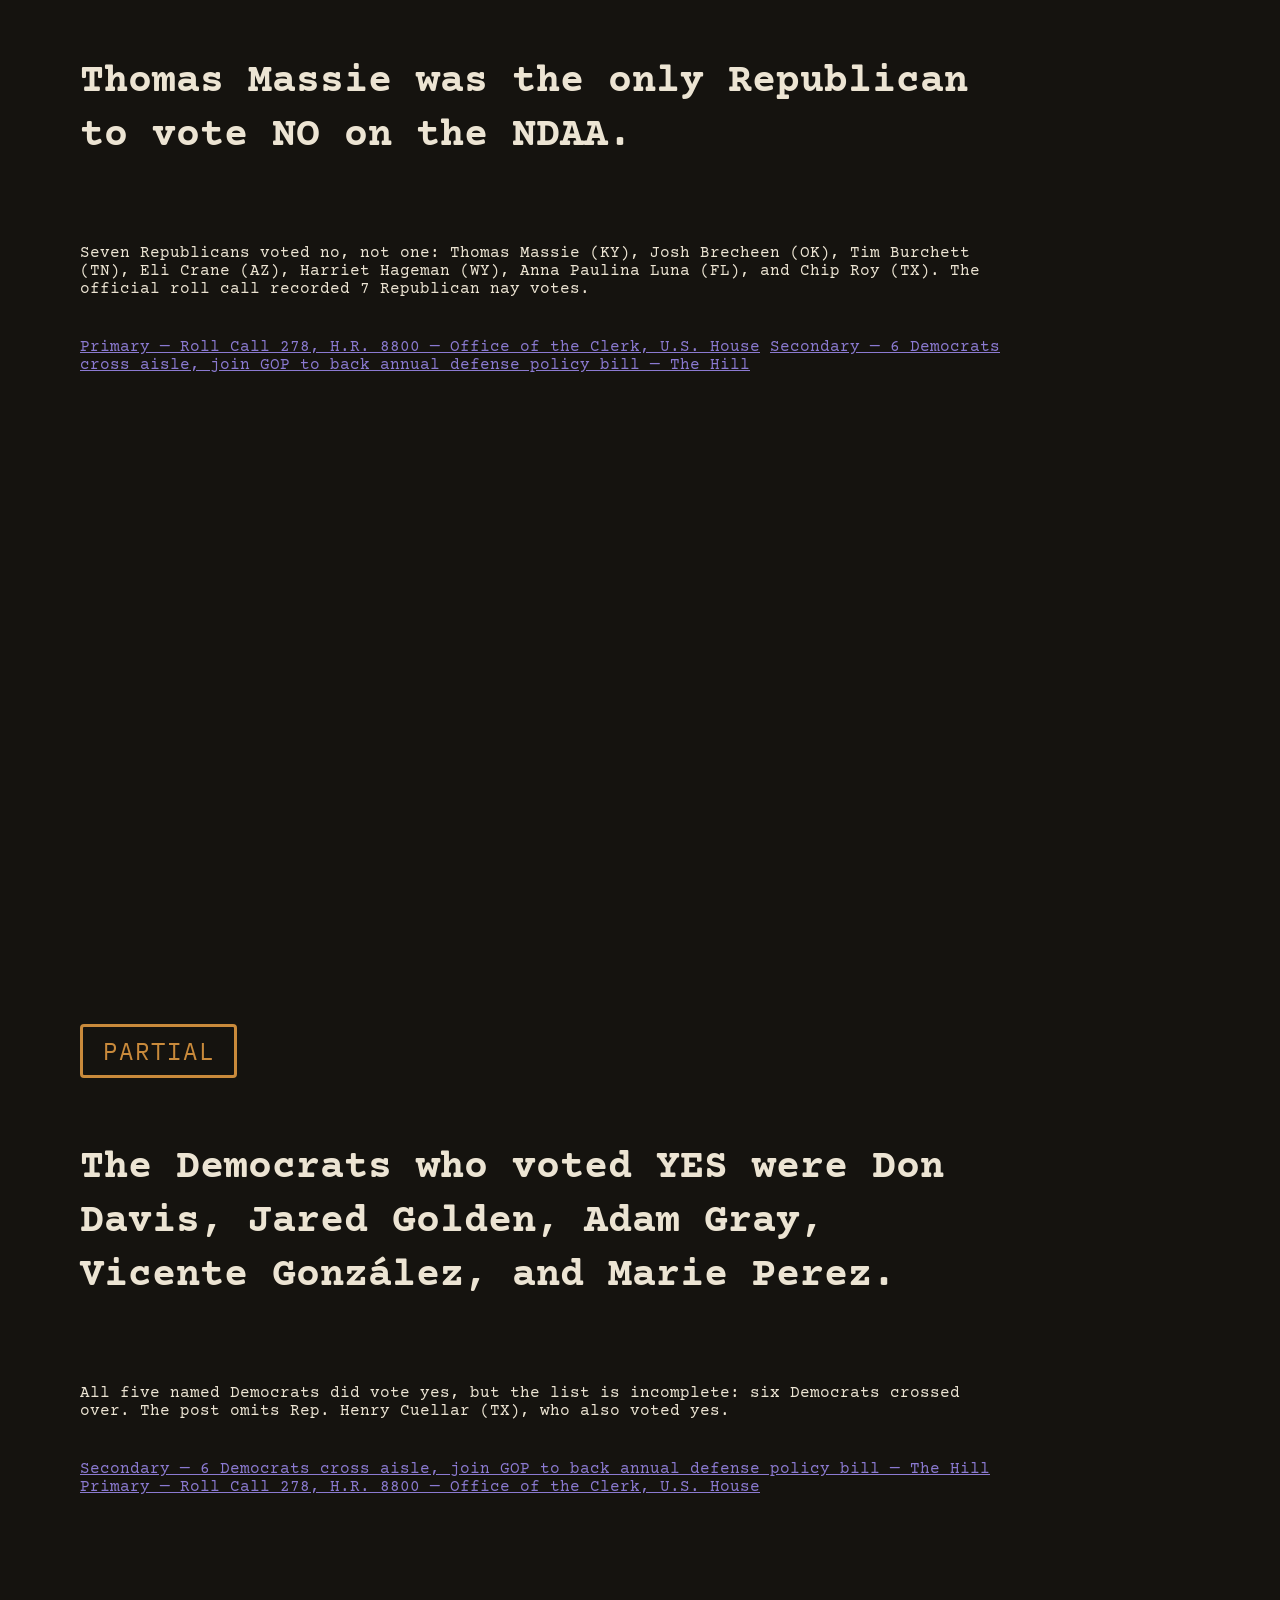
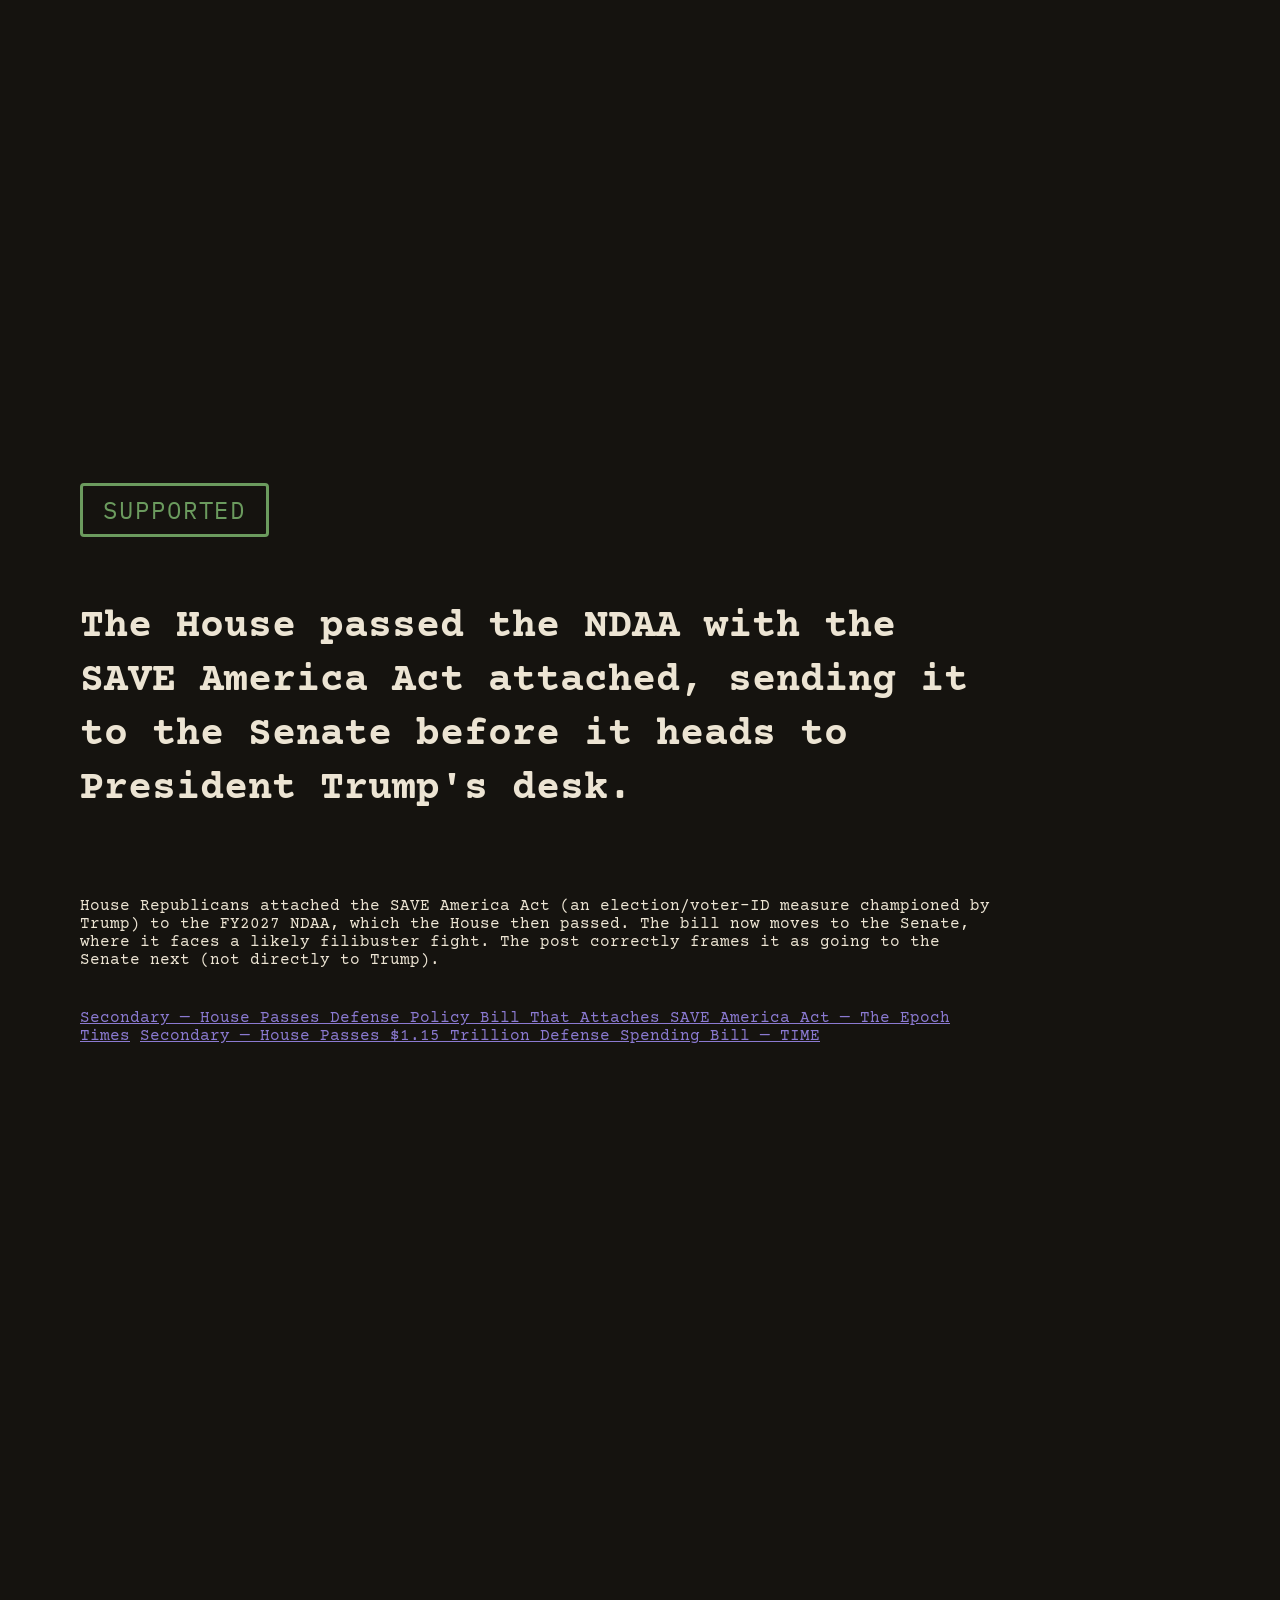
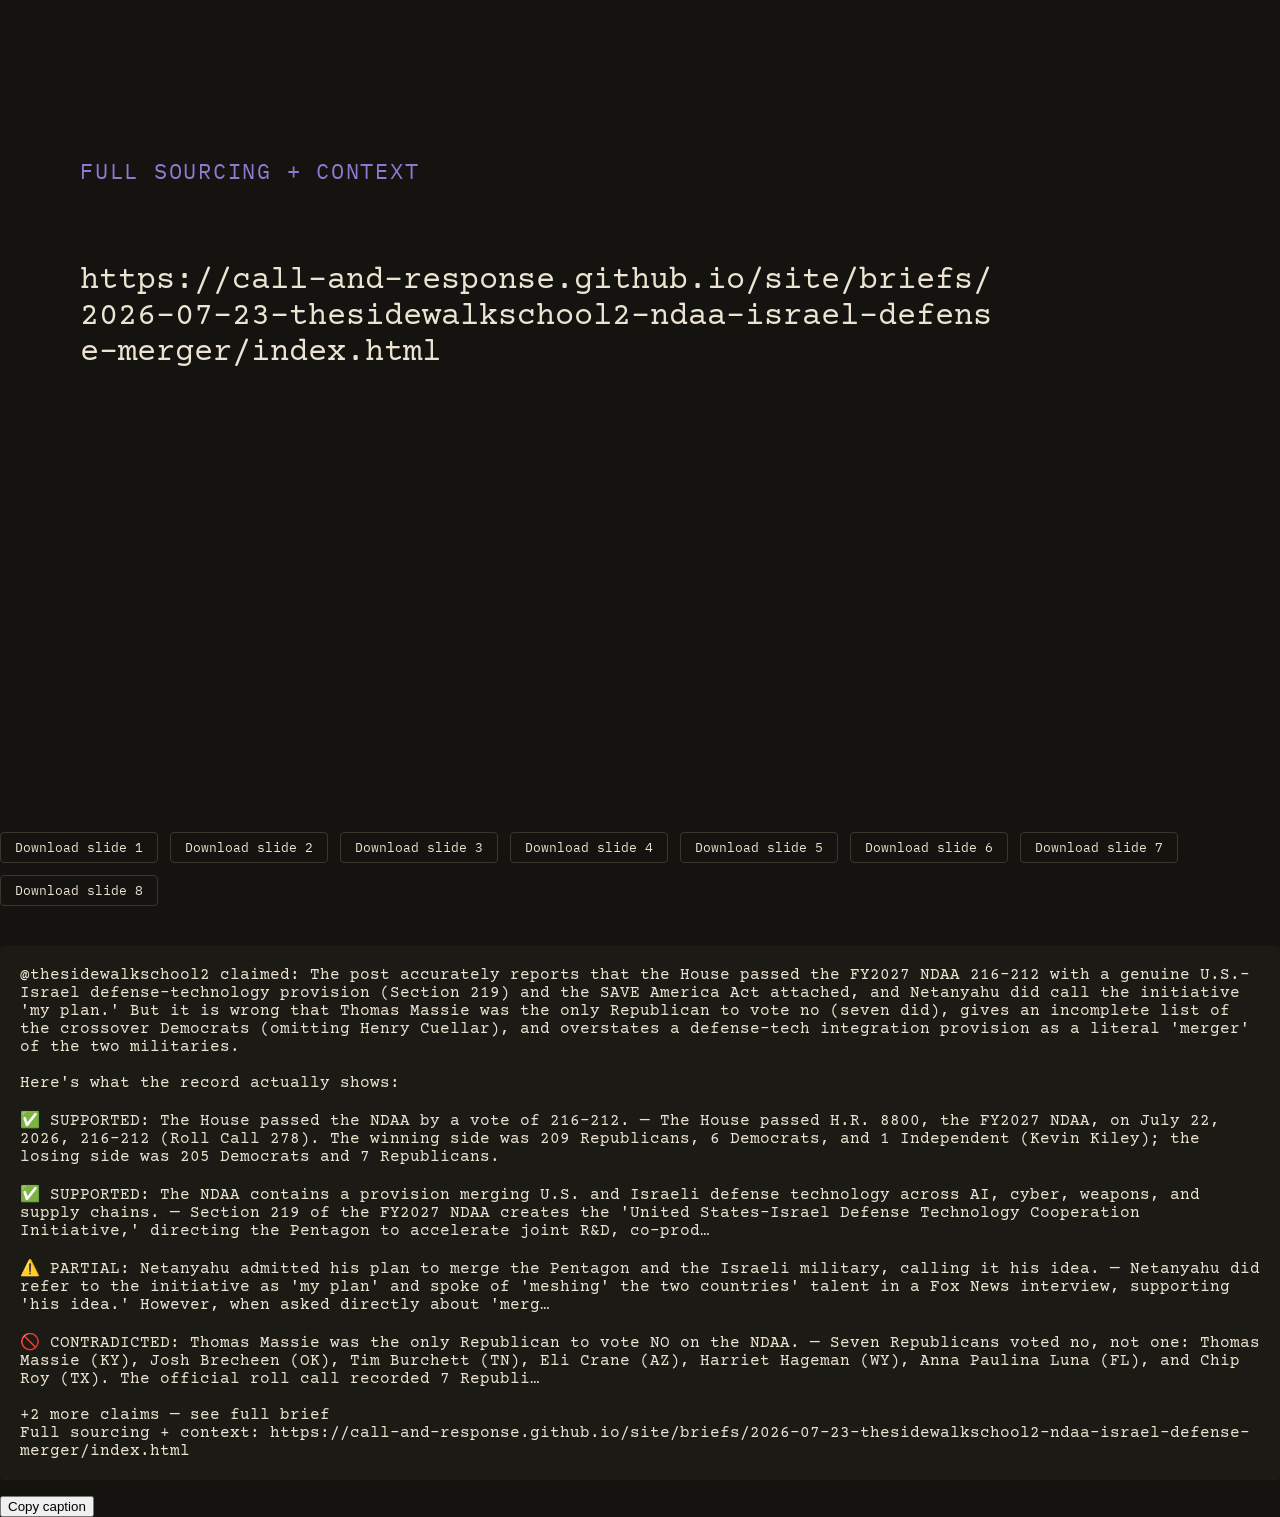
<file: briefs/2026-07-23-thesidewalkschool2-ndaa-israel-defense-merger/panels.html>
<!doctype html>
<html lang="en">
<head>
<meta charset="utf-8">
<title>Source Audit — Panels — @thesidewalkschool2</title>
<link rel="stylesheet" href="../../audit.css">
</head>
<body>
<main class="audit-panels">
  <div class="panels-preview"><div class="slide slide--cover" data-slide="1">
  <p class="slide-account">@thesidewalkschool2 on instagram</p>
  <p class="slide-hook">Did Congress specifically vote to &quot;merge&quot; the US and Israeli militaries?</p>
  <p class="slide-wordmark">CALL AND RESPONSE</p>
</div>
<div class="slide slide--claim" data-slide="2">
  <span class="slide-badge slide-badge--supported">SUPPORTED</span>
  <p class="slide-claim-text">The House passed the NDAA by a vote of 216-212.</p>
  <p class="slide-claim-note">The House passed H.R. 8800, the FY2027 NDAA, on July 22, 2026, 216-212 (Roll Call 278). The winning side was 209 Republicans, 6 Democrats, and 1 Independent (Kevin Kiley); the losing side was 205 Democrats and 7 Republicans.</p>
  <div class="slide-sources"><a href="https://clerk.house.gov/Votes/2026278" class="slide-source-tag slide-source-tag--primary">Primary — Roll Call 278, H.R. 8800, 119th Congress, 2nd Session — Office of the Clerk, U.S. House</a>
<a href="https://www.congress.gov/bill/119th-congress/house-bill/8800" class="slide-source-tag slide-source-tag--primary">Primary — H.R.8800 — National Defense Authorization Act for Fiscal Year 2027, Congress.gov</a></div>
</div>
<div class="slide slide--claim" data-slide="3">
  <span class="slide-badge slide-badge--supported">SUPPORTED</span>
  <p class="slide-claim-text">The NDAA contains a provision merging U.S. and Israeli defense technology across AI, cyber, weapons, and supply chains.</p>
  <p class="slide-claim-note">Section 219 of the FY2027 NDAA creates the 'United States-Israel Defense Technology Cooperation Initiative,' directing the Pentagon to accelerate joint R&amp;D, co-production, and industrial integration with Israel spanning AI, cyber, autonomous systems, missile/air defense, quantum, biotech, and supply chains. 'Merge' overstates it — the text describes integration/cooperation of defense technology and industry, not a merger of the two nations' armed forces.</p>
  <div class="slide-sources"><a href="https://www.military.com/us-israel-defense-integration-horizon-house-keeps-section-219-ndaa" class="slide-source-tag slide-source-tag--secondary">Secondary — US-Israel Defense Integration on Horizon as House Keeps Section 219 in NDAA — Military.com</a>
<a href="https://theintercept.com/2026/07/22/ndaa-defense-bill-pentagon-israel-massie/" class="slide-source-tag slide-source-tag--secondary">Secondary — GOP Rep. Called Israeli–U.S. Defense Tech Integration 'Dangerous.' The House Passed It Anyway. — The Intercept</a>
<a href="https://quincyinst.org/research/cooperation-without-oversight-the-united-states-israel-defense-technology-cooperation-initiative/" class="slide-source-tag slide-source-tag--secondary">Secondary — Cooperation without Oversight: The United States–Israel Defense Technology Cooperation Initiative — Quincy Institute</a></div>
</div>
<div class="slide slide--claim" data-slide="4">
  <span class="slide-badge slide-badge--partial">PARTIAL</span>
  <p class="slide-claim-text">Netanyahu admitted his plan to merge the Pentagon and the Israeli military, calling it his idea.</p>
  <p class="slide-claim-note">Netanyahu did refer to the initiative as 'my plan' and spoke of 'meshing' the two countries' talent in a Fox News interview, supporting 'his idea.' However, when asked directly about 'merging' the Pentagon and Israel's military he reframed it as going 'from aid to partnership,' not a merger of the militaries. The provision integrates defense technology and industry, not command structures, so the 'merge the Pentagon and the Israeli military' framing overstates both his remarks and Section 219.</p>
  <div class="slide-sources"><a href="https://www.military.com/massie-revives-effort-strip-ndaa-section-219-combining-us-israeli-defense" class="slide-source-tag slide-source-tag--secondary">Secondary — Massie Revives Effort to Strip NDAA's Section 219 Combining US-Israeli Defense — Military.com</a>
<a href="https://theintercept.com/2026/07/22/ndaa-defense-bill-pentagon-israel-massie/" class="slide-source-tag slide-source-tag--secondary">Secondary — GOP Rep. Called Israeli–U.S. Defense Tech Integration 'Dangerous.' — The Intercept</a></div>
</div>
<div class="slide slide--claim" data-slide="5">
  <span class="slide-badge slide-badge--contradicted">CONTRADICTED</span>
  <p class="slide-claim-text">Thomas Massie was the only Republican to vote NO on the NDAA.</p>
  <p class="slide-claim-note">Seven Republicans voted no, not one: Thomas Massie (KY), Josh Brecheen (OK), Tim Burchett (TN), Eli Crane (AZ), Harriet Hageman (WY), Anna Paulina Luna (FL), and Chip Roy (TX). The official roll call recorded 7 Republican nay votes.</p>
  <div class="slide-sources"><a href="https://clerk.house.gov/Votes/2026278" class="slide-source-tag slide-source-tag--primary">Primary — Roll Call 278, H.R. 8800 — Office of the Clerk, U.S. House</a>
<a href="https://thehill.com/homenews/house/5984555-democrats-join-gop-vote-ndaa/" class="slide-source-tag slide-source-tag--secondary">Secondary — 6 Democrats cross aisle, join GOP to back annual defense policy bill — The Hill</a></div>
</div>
<div class="slide slide--claim" data-slide="6">
  <span class="slide-badge slide-badge--partial">PARTIAL</span>
  <p class="slide-claim-text">The Democrats who voted YES were Don Davis, Jared Golden, Adam Gray, Vicente González, and Marie Perez.</p>
  <p class="slide-claim-note">All five named Democrats did vote yes, but the list is incomplete: six Democrats crossed over. The post omits Rep. Henry Cuellar (TX), who also voted yes.</p>
  <div class="slide-sources"><a href="https://thehill.com/homenews/house/5984555-democrats-join-gop-vote-ndaa/" class="slide-source-tag slide-source-tag--secondary">Secondary — 6 Democrats cross aisle, join GOP to back annual defense policy bill — The Hill</a>
<a href="https://clerk.house.gov/Votes/2026278" class="slide-source-tag slide-source-tag--primary">Primary — Roll Call 278, H.R. 8800 — Office of the Clerk, U.S. House</a></div>
</div>
<div class="slide slide--claim" data-slide="7">
  <span class="slide-badge slide-badge--supported">SUPPORTED</span>
  <p class="slide-claim-text">The House passed the NDAA with the SAVE America Act attached, sending it to the Senate before it heads to President Trump's desk.</p>
  <p class="slide-claim-note">House Republicans attached the SAVE America Act (an election/voter-ID measure championed by Trump) to the FY2027 NDAA, which the House then passed. The bill now moves to the Senate, where it faces a likely filibuster fight. The post correctly frames it as going to the Senate next (not directly to Trump).</p>
  <div class="slide-sources"><a href="https://www.theepochtimes.com/us/house-passes-defense-policy-bill-that-attaches-save-america-act-6065620" class="slide-source-tag slide-source-tag--secondary">Secondary — House Passes Defense Policy Bill That Attaches SAVE America Act — The Epoch Times</a>
<a href="https://time.com/article/2026/07/22/house-annual-defense-spending-bill-save-america-act-iran-war/" class="slide-source-tag slide-source-tag--secondary">Secondary — House Passes $1.15 Trillion Defense Spending Bill — TIME</a></div>
</div>
<div class="slide slide--closer" data-slide="8">
  <p class="slide-closer-label">Full sourcing + context</p>
  <p class="slide-closer-url">https://call-and-response.github.io/site/briefs/2026-07-23-thesidewalkschool2-ndaa-israel-defense-merger/index.html</p>
</div></div>
  <div class="panels-downloads"><a class="slide-download" href="slide-1.png" download>Download slide 1</a>
<a class="slide-download" href="slide-2.png" download>Download slide 2</a>
<a class="slide-download" href="slide-3.png" download>Download slide 3</a>
<a class="slide-download" href="slide-4.png" download>Download slide 4</a>
<a class="slide-download" href="slide-5.png" download>Download slide 5</a>
<a class="slide-download" href="slide-6.png" download>Download slide 6</a>
<a class="slide-download" href="slide-7.png" download>Download slide 7</a>
<a class="slide-download" href="slide-8.png" download>Download slide 8</a></div>
  <div class="caption-block">
    <pre id="ig-caption">@thesidewalkschool2 claimed: The post accurately reports that the House passed the FY2027 NDAA 216-212 with a genuine U.S.-Israel defense-technology provision (Section 219) and the SAVE America Act attached, and Netanyahu did call the initiative 'my plan.' But it is wrong that Thomas Massie was the only Republican to vote no (seven did), gives an incomplete list of the crossover Democrats (omitting Henry Cuellar), and overstates a defense-tech integration provision as a literal 'merger' of the two militaries.

Here's what the record actually shows:

✅ SUPPORTED: The House passed the NDAA by a vote of 216-212. — The House passed H.R. 8800, the FY2027 NDAA, on July 22, 2026, 216-212 (Roll Call 278). The winning side was 209 Republicans, 6 Democrats, and 1 Independent (Kevin Kiley); the losing side was 205 Democrats and 7 Republicans.

✅ SUPPORTED: The NDAA contains a provision merging U.S. and Israeli defense technology across AI, cyber, weapons, and supply chains. — Section 219 of the FY2027 NDAA creates the 'United States-Israel Defense Technology Cooperation Initiative,' directing the Pentagon to accelerate joint R&amp;D, co-prod…

⚠️ PARTIAL: Netanyahu admitted his plan to merge the Pentagon and the Israeli military, calling it his idea. — Netanyahu did refer to the initiative as 'my plan' and spoke of 'meshing' the two countries' talent in a Fox News interview, supporting 'his idea.' However, when asked directly about 'merg…

🚫 CONTRADICTED: Thomas Massie was the only Republican to vote NO on the NDAA. — Seven Republicans voted no, not one: Thomas Massie (KY), Josh Brecheen (OK), Tim Burchett (TN), Eli Crane (AZ), Harriet Hageman (WY), Anna Paulina Luna (FL), and Chip Roy (TX). The official roll call recorded 7 Republi…

+2 more claims — see full brief
Full sourcing + context: https://call-and-response.github.io/site/briefs/2026-07-23-thesidewalkschool2-ndaa-israel-defense-merger/index.html</pre>
    <button id="copy-caption-btn" type="button">Copy caption</button>
  </div>
</main>
<script>
document.getElementById('copy-caption-btn').addEventListener('click', () => {
  const text = document.getElementById('ig-caption').textContent;
  navigator.clipboard.writeText(text);
});
</script>
</body>
</html>
</file>
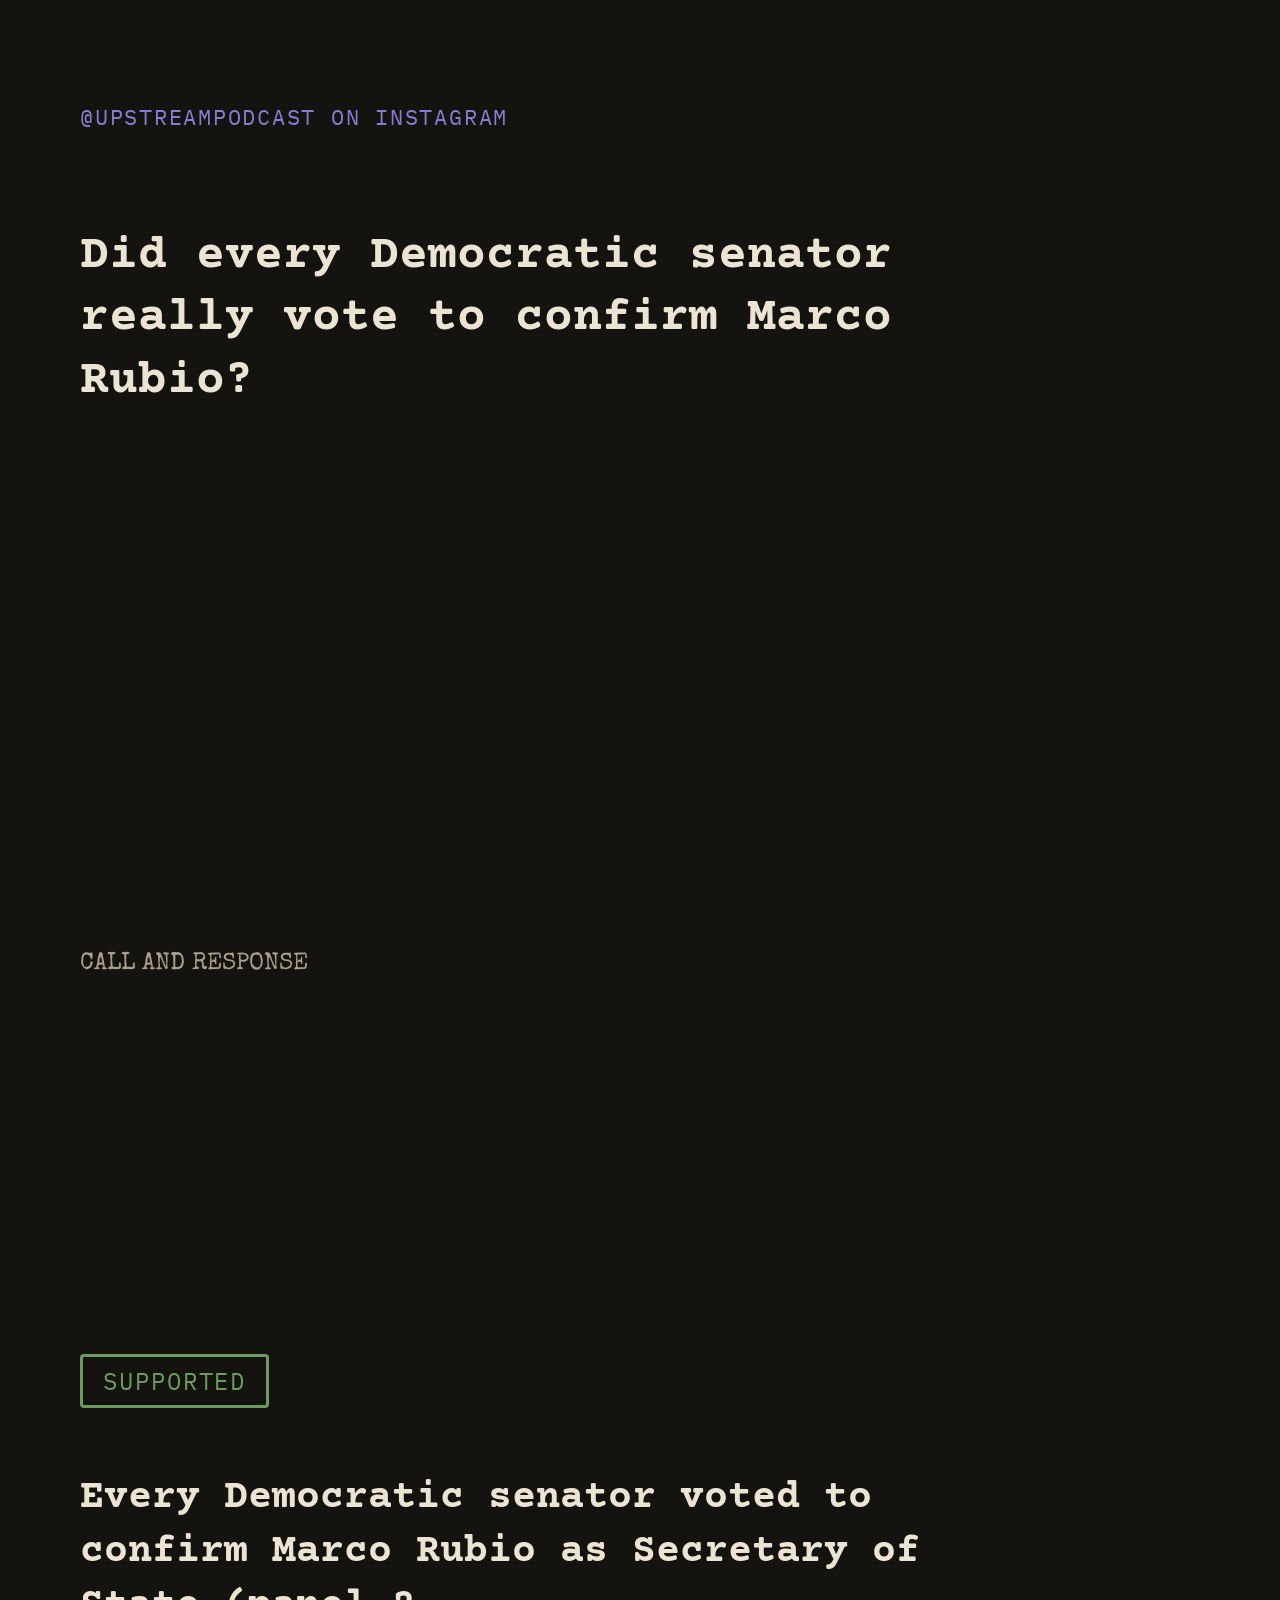
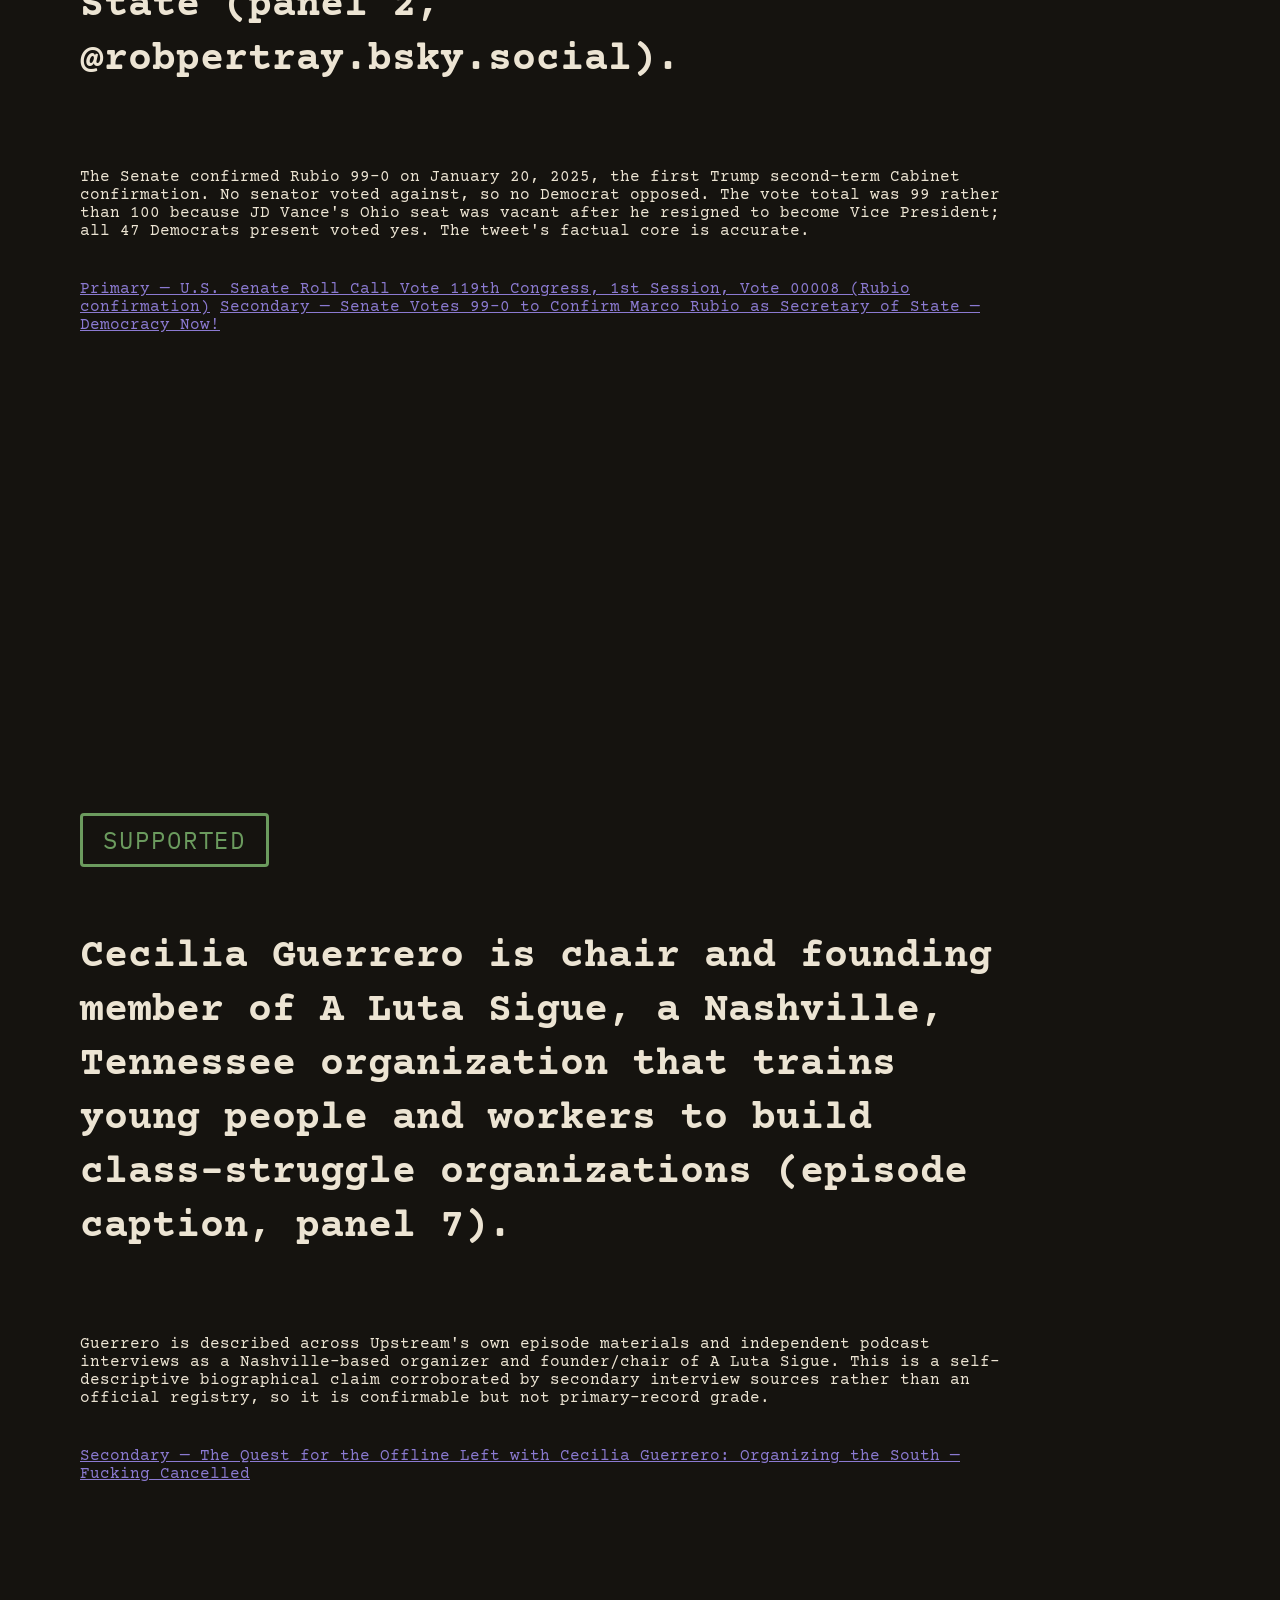
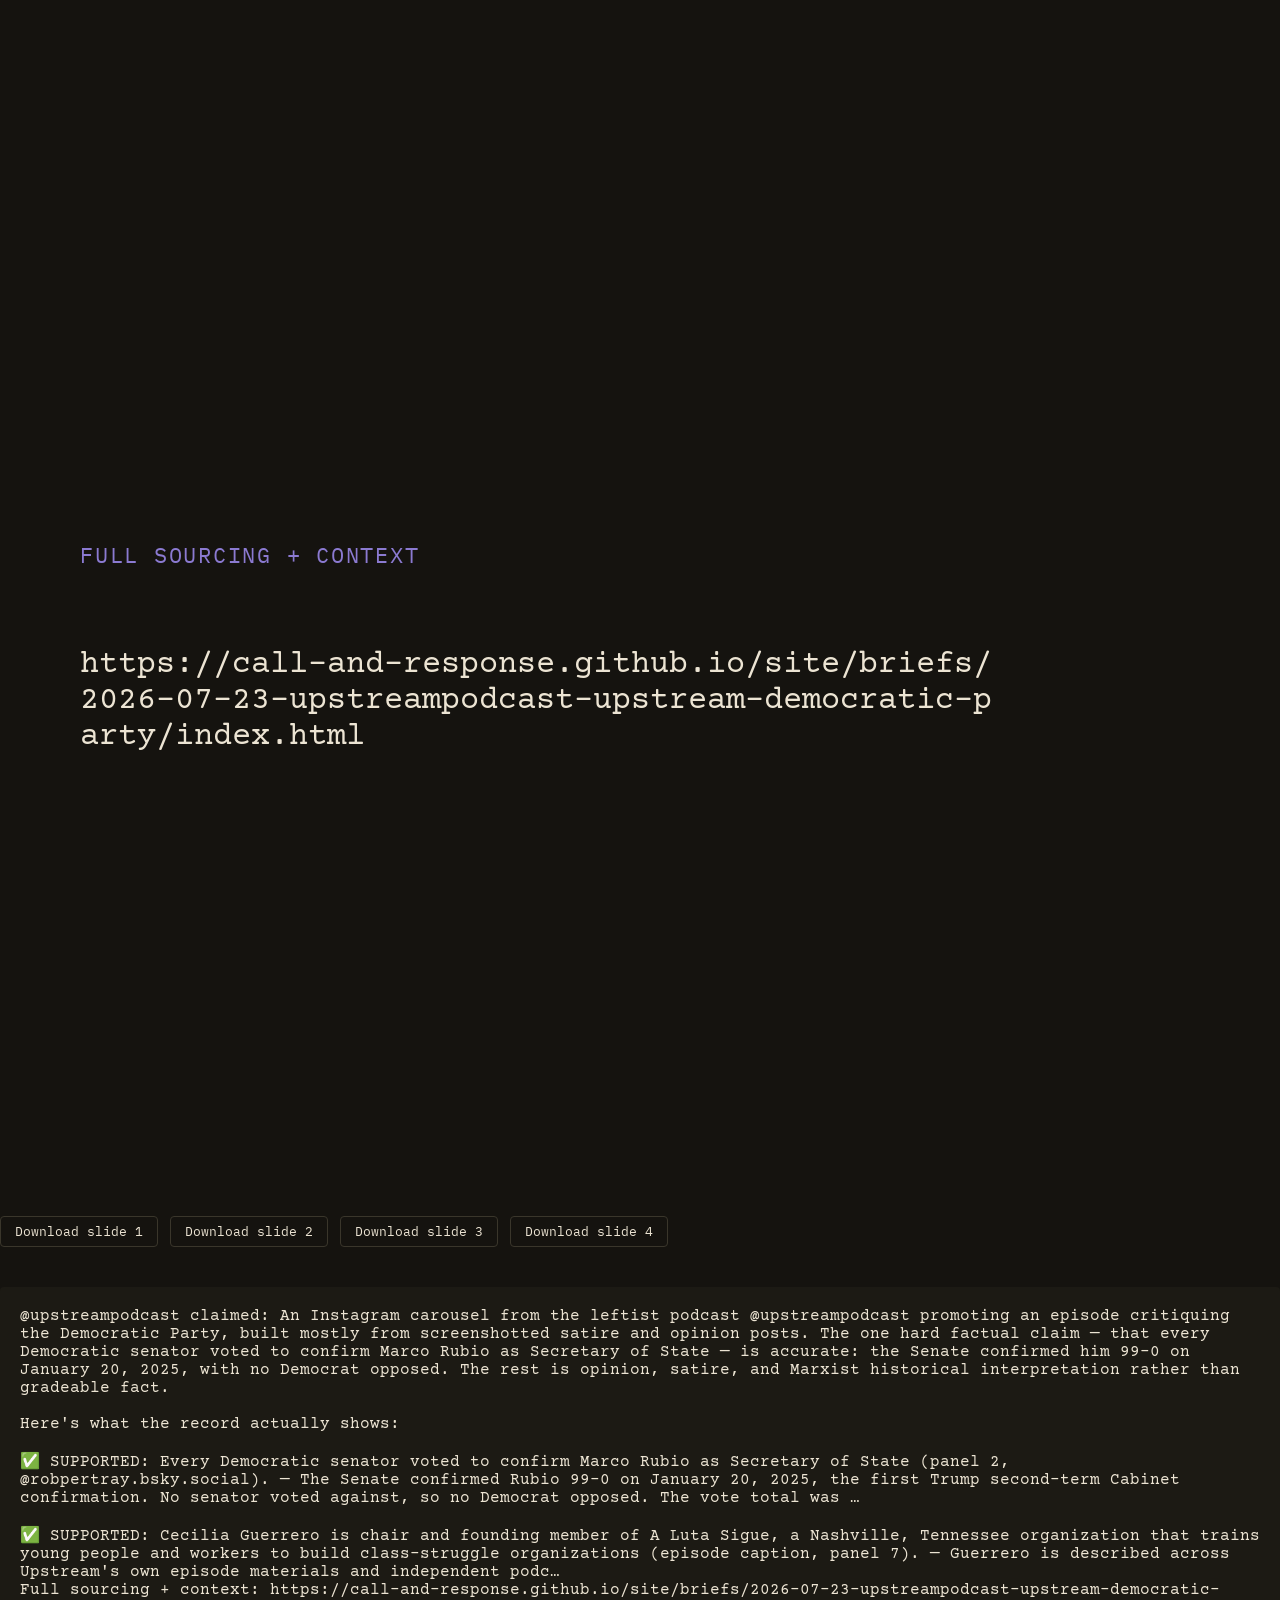
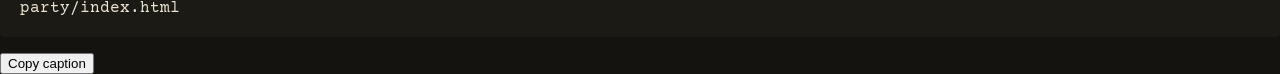
<file: briefs/2026-07-23-upstreampodcast-upstream-democratic-party/panels.html>
<!doctype html>
<html lang="en">
<head>
<meta charset="utf-8">
<title>Source Audit — Panels — @upstreampodcast</title>
<link rel="stylesheet" href="../../audit.css">
</head>
<body>
<main class="audit-panels">
  <div class="panels-preview"><div class="slide slide--cover" data-slide="1">
  <p class="slide-account">@upstreampodcast on instagram</p>
  <p class="slide-hook">Did every Democratic senator really vote to confirm Marco Rubio?</p>
  <p class="slide-wordmark">CALL AND RESPONSE</p>
</div>
<div class="slide slide--claim" data-slide="2">
  <span class="slide-badge slide-badge--supported">SUPPORTED</span>
  <p class="slide-claim-text">Every Democratic senator voted to confirm Marco Rubio as Secretary of State (panel 2, @robpertray.bsky.social).</p>
  <p class="slide-claim-note">The Senate confirmed Rubio 99-0 on January 20, 2025, the first Trump second-term Cabinet confirmation. No senator voted against, so no Democrat opposed. The vote total was 99 rather than 100 because JD Vance's Ohio seat was vacant after he resigned to become Vice President; all 47 Democrats present voted yes. The tweet's factual core is accurate.</p>
  <div class="slide-sources"><a href="https://www.senate.gov/legislative/LIS/roll_call_votes/vote1191/vote_119_1_00008.htm" class="slide-source-tag slide-source-tag--primary">Primary — U.S. Senate Roll Call Vote 119th Congress, 1st Session, Vote 00008 (Rubio confirmation)</a>
<a href="https://www.democracynow.org/2025/1/21/headlines/senate_votes_99_0_to_confirm_marco_rubio_as_secretary_of_state" class="slide-source-tag slide-source-tag--secondary">Secondary — Senate Votes 99-0 to Confirm Marco Rubio as Secretary of State — Democracy Now!</a></div>
</div>
<div class="slide slide--claim" data-slide="3">
  <span class="slide-badge slide-badge--supported">SUPPORTED</span>
  <p class="slide-claim-text">Cecilia Guerrero is chair and founding member of A Luta Sigue, a Nashville, Tennessee organization that trains young people and workers to build class-struggle organizations (episode caption, panel 7).</p>
  <p class="slide-claim-note">Guerrero is described across Upstream's own episode materials and independent podcast interviews as a Nashville-based organizer and founder/chair of A Luta Sigue. This is a self-descriptive biographical claim corroborated by secondary interview sources rather than an official registry, so it is confirmable but not primary-record grade.</p>
  <div class="slide-sources"><a href="https://www.fuckingcancelled.com/p/the-la-rebellion-with-cecilia-guerrero" class="slide-source-tag slide-source-tag--secondary">Secondary — The Quest for the Offline Left with Cecilia Guerrero: Organizing the South — Fucking Cancelled</a></div>
</div>
<div class="slide slide--closer" data-slide="4">
  <p class="slide-closer-label">Full sourcing + context</p>
  <p class="slide-closer-url">https://call-and-response.github.io/site/briefs/2026-07-23-upstreampodcast-upstream-democratic-party/index.html</p>
</div></div>
  <div class="panels-downloads"><a class="slide-download" href="slide-1.png" download>Download slide 1</a>
<a class="slide-download" href="slide-2.png" download>Download slide 2</a>
<a class="slide-download" href="slide-3.png" download>Download slide 3</a>
<a class="slide-download" href="slide-4.png" download>Download slide 4</a></div>
  <div class="caption-block">
    <pre id="ig-caption">@upstreampodcast claimed: An Instagram carousel from the leftist podcast @upstreampodcast promoting an episode critiquing the Democratic Party, built mostly from screenshotted satire and opinion posts. The one hard factual claim — that every Democratic senator voted to confirm Marco Rubio as Secretary of State — is accurate: the Senate confirmed him 99-0 on January 20, 2025, with no Democrat opposed. The rest is opinion, satire, and Marxist historical interpretation rather than gradeable fact.

Here's what the record actually shows:

✅ SUPPORTED: Every Democratic senator voted to confirm Marco Rubio as Secretary of State (panel 2, @robpertray.bsky.social). — The Senate confirmed Rubio 99-0 on January 20, 2025, the first Trump second-term Cabinet confirmation. No senator voted against, so no Democrat opposed. The vote total was …

✅ SUPPORTED: Cecilia Guerrero is chair and founding member of A Luta Sigue, a Nashville, Tennessee organization that trains young people and workers to build class-struggle organizations (episode caption, panel 7). — Guerrero is described across Upstream's own episode materials and independent podc…
Full sourcing + context: https://call-and-response.github.io/site/briefs/2026-07-23-upstreampodcast-upstream-democratic-party/index.html</pre>
    <button id="copy-caption-btn" type="button">Copy caption</button>
  </div>
</main>
<script>
document.getElementById('copy-caption-btn').addEventListener('click', () => {
  const text = document.getElementById('ig-caption').textContent;
  navigator.clipboard.writeText(text);
});
</script>
</body>
</html>
</file>
<file: audit.css>
/* Source Audit — brief stylesheet. Standalone static pages; own token set,
   matching the Call And Response dark/typewriter identity. */
@import url('https://fonts.googleapis.com/css2?family=Special+Elite&family=Courier+Prime:ital,wght@0,400;0,700;1,400&family=IBM+Plex+Mono:wght@400;500;600&display=swap');

:root {
  --bg: #15130f;
  --bg-raised: #1c1a14;
  --paper: #ece4d3;
  --paper-dim: #a99f8c;
  --ink-violet: #8b7ad1;
  --ink-violet-dim: #5f5590;
  --stamp-red: #c1442e;
  --rule: #3a362b;
  --status-green: #6b9b5e;
  --status-ochre: #c98a3b;
  --status-red: var(--stamp-red);
  --status-dim: var(--paper-dim);
}

* { box-sizing: border-box; }
html, body { background: var(--bg); margin: 0; }
body { color: var(--paper); font-family: 'Courier Prime', 'IBM Plex Mono', monospace; }
a { color: var(--ink-violet); }

.audit-brief, .audit-index {
  max-width: 720px;
  margin: 0 auto;
  padding: 40px 20px 80px;
}

.audit-index h1 { font-family: 'Special Elite', monospace; color: var(--paper); }

.audit-brief h2 {
  font-family: 'Special Elite', monospace;
  font-size: 22px;
  font-weight: 700;
  color: var(--paper);
  margin: 48px 0 16px;
  padding-left: 14px;
  border-left: 3px solid var(--ink-violet);
  border-bottom: 1px solid var(--rule);
  padding-bottom: 8px;
}

/* Carousel */
.carousel { position: relative; margin-bottom: 16px; }
.carousel-main, .carousel--single img { width: 100%; border: 1px solid var(--rule); display: block; }
.carousel-arrow {
  position: absolute; top: 50%; transform: translateY(-50%);
  background: var(--bg-raised); color: var(--paper);
  border: 1px solid var(--rule); cursor: pointer;
  font-size: 18px; padding: 6px 10px;
}
.carousel-arrow--prev { left: 8px; }
.carousel-arrow--next { right: 8px; }
.carousel-thumbs { display: flex; gap: 8px; margin-top: 8px; overflow-x: auto; }
.carousel-thumb { border: 1px solid var(--rule); background: none; padding: 0; cursor: pointer; opacity: 0.5; }
.carousel-thumb.is-active { opacity: 1; border-color: var(--ink-violet); }
.carousel-thumb img { width: 56px; height: 56px; object-fit: cover; display: block; }
.carousel-fallback img { width: 100%; margin-bottom: 8px; border: 1px solid var(--rule); }

.brief-post-meta { font-family: 'IBM Plex Mono', monospace; font-size: 12px; color: var(--paper-dim); letter-spacing: 0.04em; }
.brief-post-caption { font-style: italic; }

/* Claims */
.claim { border: 1px solid var(--rule); background: var(--bg-raised); padding: 14px 16px; margin-bottom: 14px; border-radius: 2px; }
.claim-text { font-weight: 700; margin: 8px 0 4px; }
.claim-note { color: var(--paper-dim); margin: 0 0 8px; }
.claim-sources { display: flex; flex-wrap: wrap; gap: 8px; }

.status-chip {
  font-family: 'IBM Plex Mono', monospace; font-size: 10px; letter-spacing: 0.1em; text-transform: uppercase;
  padding: 2px 8px; border-radius: 2px; border: 1px solid;
}
.status-chip--supported { color: var(--status-green); border-color: var(--status-green); }
.status-chip--partial { color: var(--status-ochre); border-color: var(--status-ochre); }
.status-chip--unsupported, .status-chip--contradicted { color: var(--status-red); border-color: var(--status-red); }
.status-chip--unverifiable { color: var(--status-dim); border-color: var(--status-dim); }

.tier-tag {
  font-family: 'IBM Plex Mono', monospace; font-size: 10px; letter-spacing: 0.06em; text-transform: uppercase;
  padding: 2px 6px; border-radius: 2px; border: 1px solid var(--rule); color: var(--paper-dim); text-decoration: none;
}
.tier-tag--primary { color: var(--status-green); border-color: var(--status-green); }
.tier-tag--secondary { color: var(--ink-violet); border-color: var(--ink-violet-dim); }
.tier-tag--weak { color: var(--status-red); border-color: var(--status-red); }

.interpretations { margin-top: 12px; color: var(--paper-dim); font-size: 13px; }
.interpretations-label { text-transform: uppercase; letter-spacing: 0.08em; font-size: 11px; }

.brief-sources ul { list-style: none; padding: 0; }
.brief-sources li { margin-bottom: 8px; }

/* Share section */
.ig-card {
  background: var(--bg-raised); border: 1px solid var(--ink-violet-dim);
  padding: 32px 24px; text-align: center; max-width: 400px; margin: 0 auto 16px;
}
.ig-card-synopsis { font-size: 18px; line-height: 1.4; color: var(--paper); }
.ig-card-tag { font-family: 'IBM Plex Mono', monospace; font-size: 11px; letter-spacing: 0.08em; text-transform: uppercase; color: var(--ink-violet); }
.ig-card-mark { font-family: 'Special Elite', monospace; font-size: 13px; letter-spacing: 0.1em; color: var(--paper-dim); margin-top: 20px; }

.share-buttons { display: flex; gap: 12px; }
.share-button {
  font-family: 'IBM Plex Mono', monospace; font-size: 12px; text-transform: uppercase; letter-spacing: 0.06em;
  color: var(--paper); border: 1px solid var(--ink-violet); padding: 8px 14px; text-decoration: none;
}
.share-button:hover { background: var(--ink-violet); color: var(--bg); }

.disclosure {
  border: 1px solid var(--stamp-red); color: var(--paper-dim);
  font-family: 'IBM Plex Mono', monospace; font-size: 12px; padding: 14px 16px; margin-top: 40px; position: relative;
}
.stamp-label { position: absolute; top: -9px; left: 14px; background: var(--bg); color: var(--stamp-red); padding: 0 6px; letter-spacing: 0.1em; font-size: 11px; }

/* Index */
.index-list { list-style: none; padding: 0; }
.index-item { border-bottom: 1px solid var(--rule); padding: 16px 0; }
.index-item a { color: var(--paper); text-decoration: none; font-weight: 700; }
.index-item a:hover { color: var(--ink-violet); }
.index-item p { color: var(--paper-dim); margin: 4px 0 0; }

/* Social panels — 1080x1080 slides, screenshotted individually by src/audit/panel-renderer.js */
.panels-preview { display: flex; flex-direction: column; gap: 24px; }
.slide {
  width: 1080px;
  height: 1080px;
  box-sizing: border-box;
  background: var(--bg);
  color: var(--paper);
  font-family: 'Courier Prime', monospace;
  padding: 80px;
  display: flex;
  flex-direction: column;
  justify-content: center;
  gap: 24px;
}
.slide--cover .slide-account { font-family: 'IBM Plex Mono', monospace; text-transform: uppercase; letter-spacing: 0.08em; color: var(--ink-violet); font-size: 22px; }
.slide--cover .slide-hook { font-size: 48px; line-height: 1.3; font-weight: 700; }
.slide--cover .slide-wordmark { font-family: 'Special Elite', monospace; font-size: 24px; color: var(--paper-dim); margin-top: auto; }
.slide--claim .slide-claim-text { font-size: 40px; line-height: 1.35; font-weight: 700; }
.slide-badge { align-self: flex-start; font-family: 'IBM Plex Mono', monospace; font-size: 24px; letter-spacing: 0.08em; padding: 8px 20px; border: 3px solid; border-radius: 4px; }
.slide-badge--supported { color: var(--status-green); border-color: var(--status-green); }
.slide-badge--partial { color: var(--status-ochre); border-color: var(--status-ochre); }
.slide-badge--unsupported, .slide-badge--contradicted { color: var(--status-red); border-color: var(--status-red); }
.slide-badge--unverifiable { color: var(--status-dim); border-color: var(--status-dim); }
.slide-source { font-size: 24px; color: var(--paper-dim); }
.slide--closer .slide-closer-label { font-family: 'IBM Plex Mono', monospace; text-transform: uppercase; letter-spacing: 0.08em; font-size: 22px; color: var(--ink-violet); }
.slide--closer .slide-closer-url { font-size: 32px; word-break: break-all; }
.panels-downloads { display: flex; flex-wrap: wrap; gap: 12px; margin-top: 24px; }
.slide-download { color: var(--paper); border: 1px solid var(--rule); padding: 6px 14px; border-radius: 4px; text-decoration: none; font-family: 'IBM Plex Mono', monospace; font-size: 13px; }
.slide-download:hover { color: var(--bg); background: var(--ink-violet); }
.caption-block { margin-top: 40px; }
.caption-block pre { white-space: pre-wrap; font-family: 'Courier Prime', monospace; color: var(--paper); background: var(--bg-raised); padding: 20px; border-radius: 4px; }
</file>
